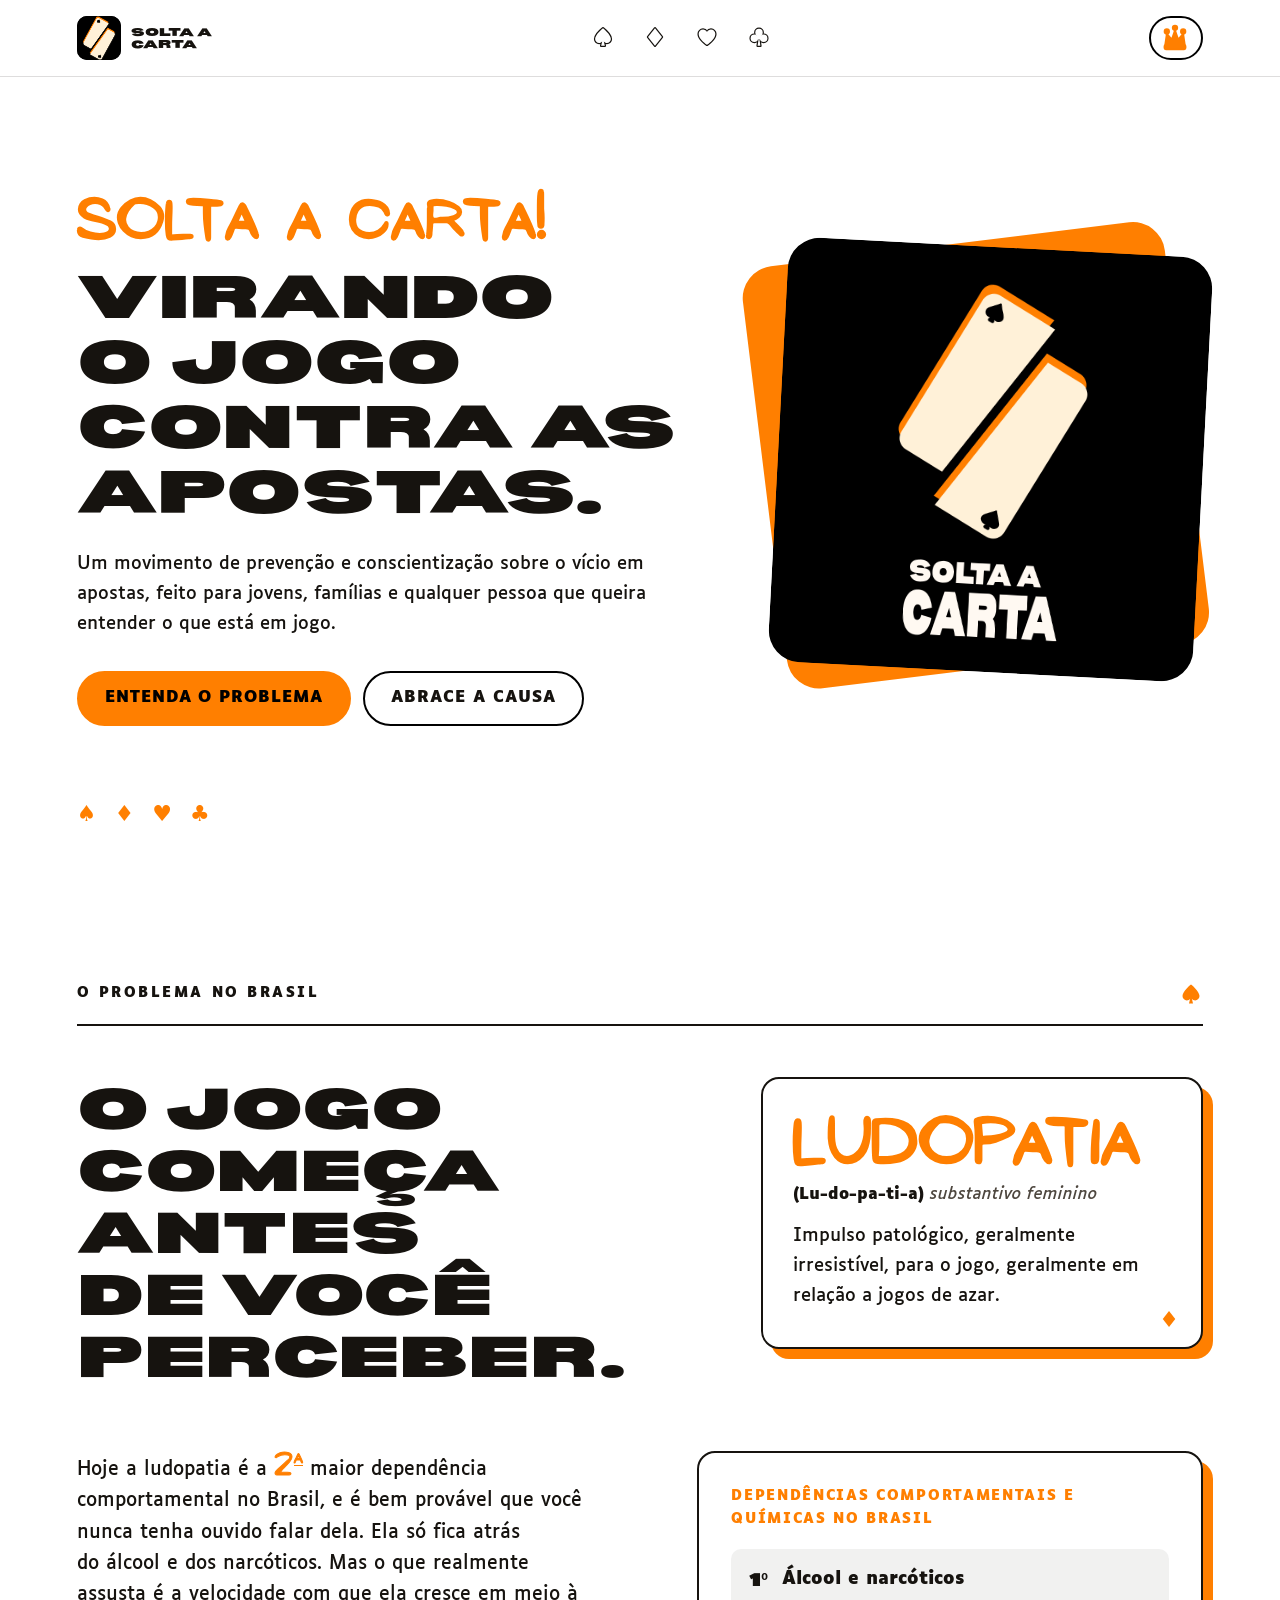
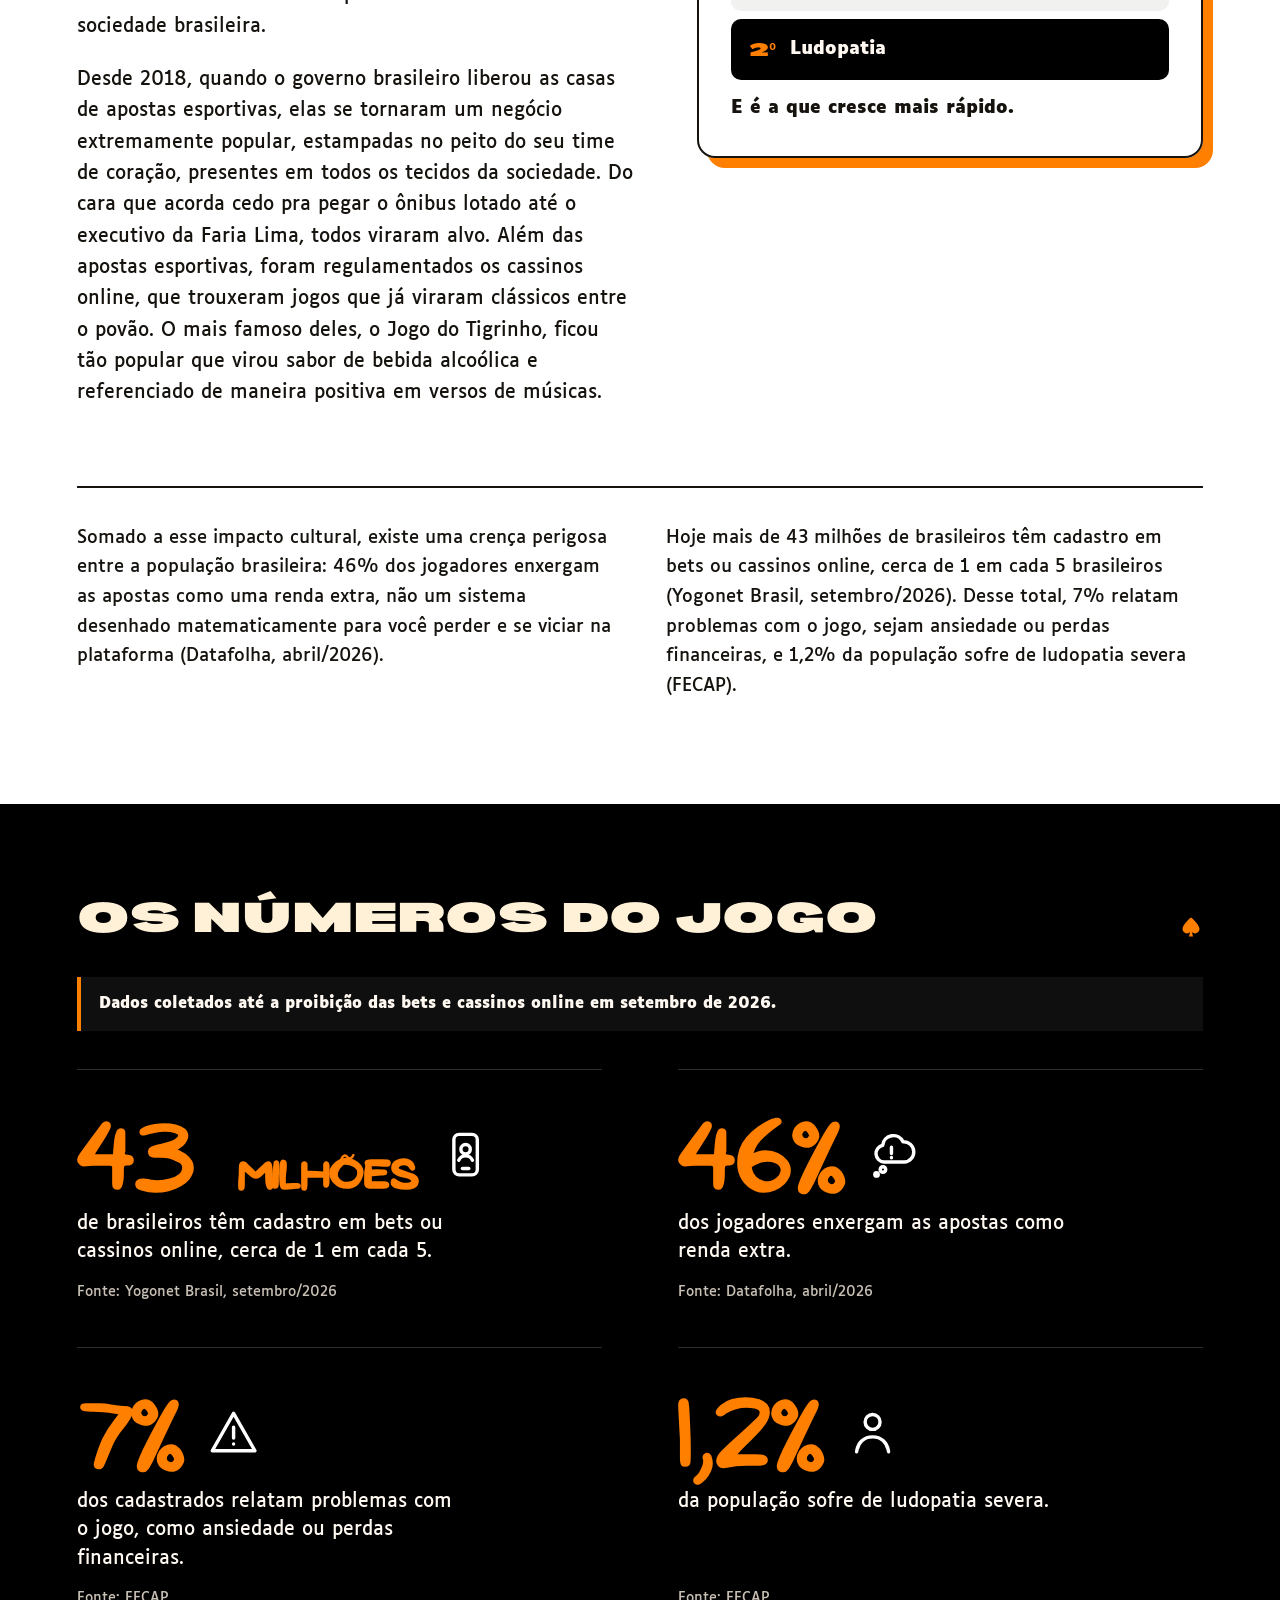
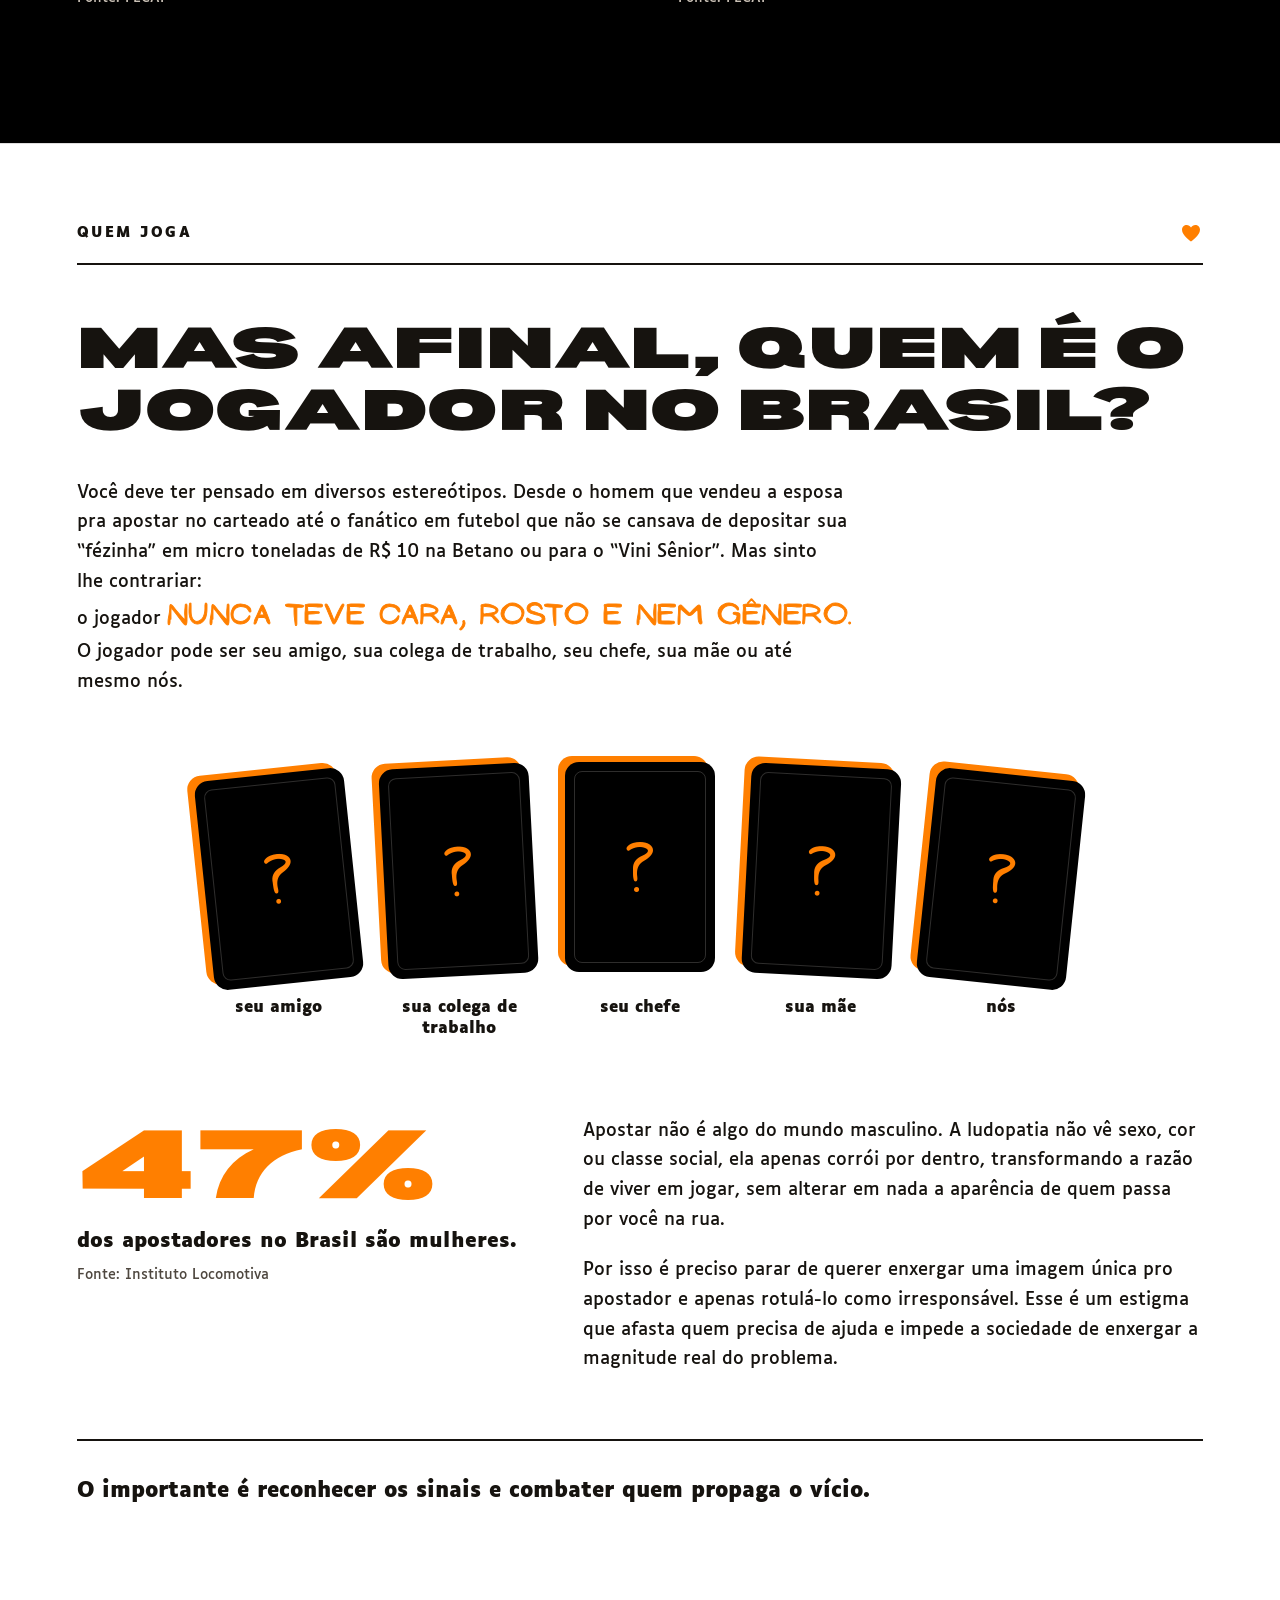
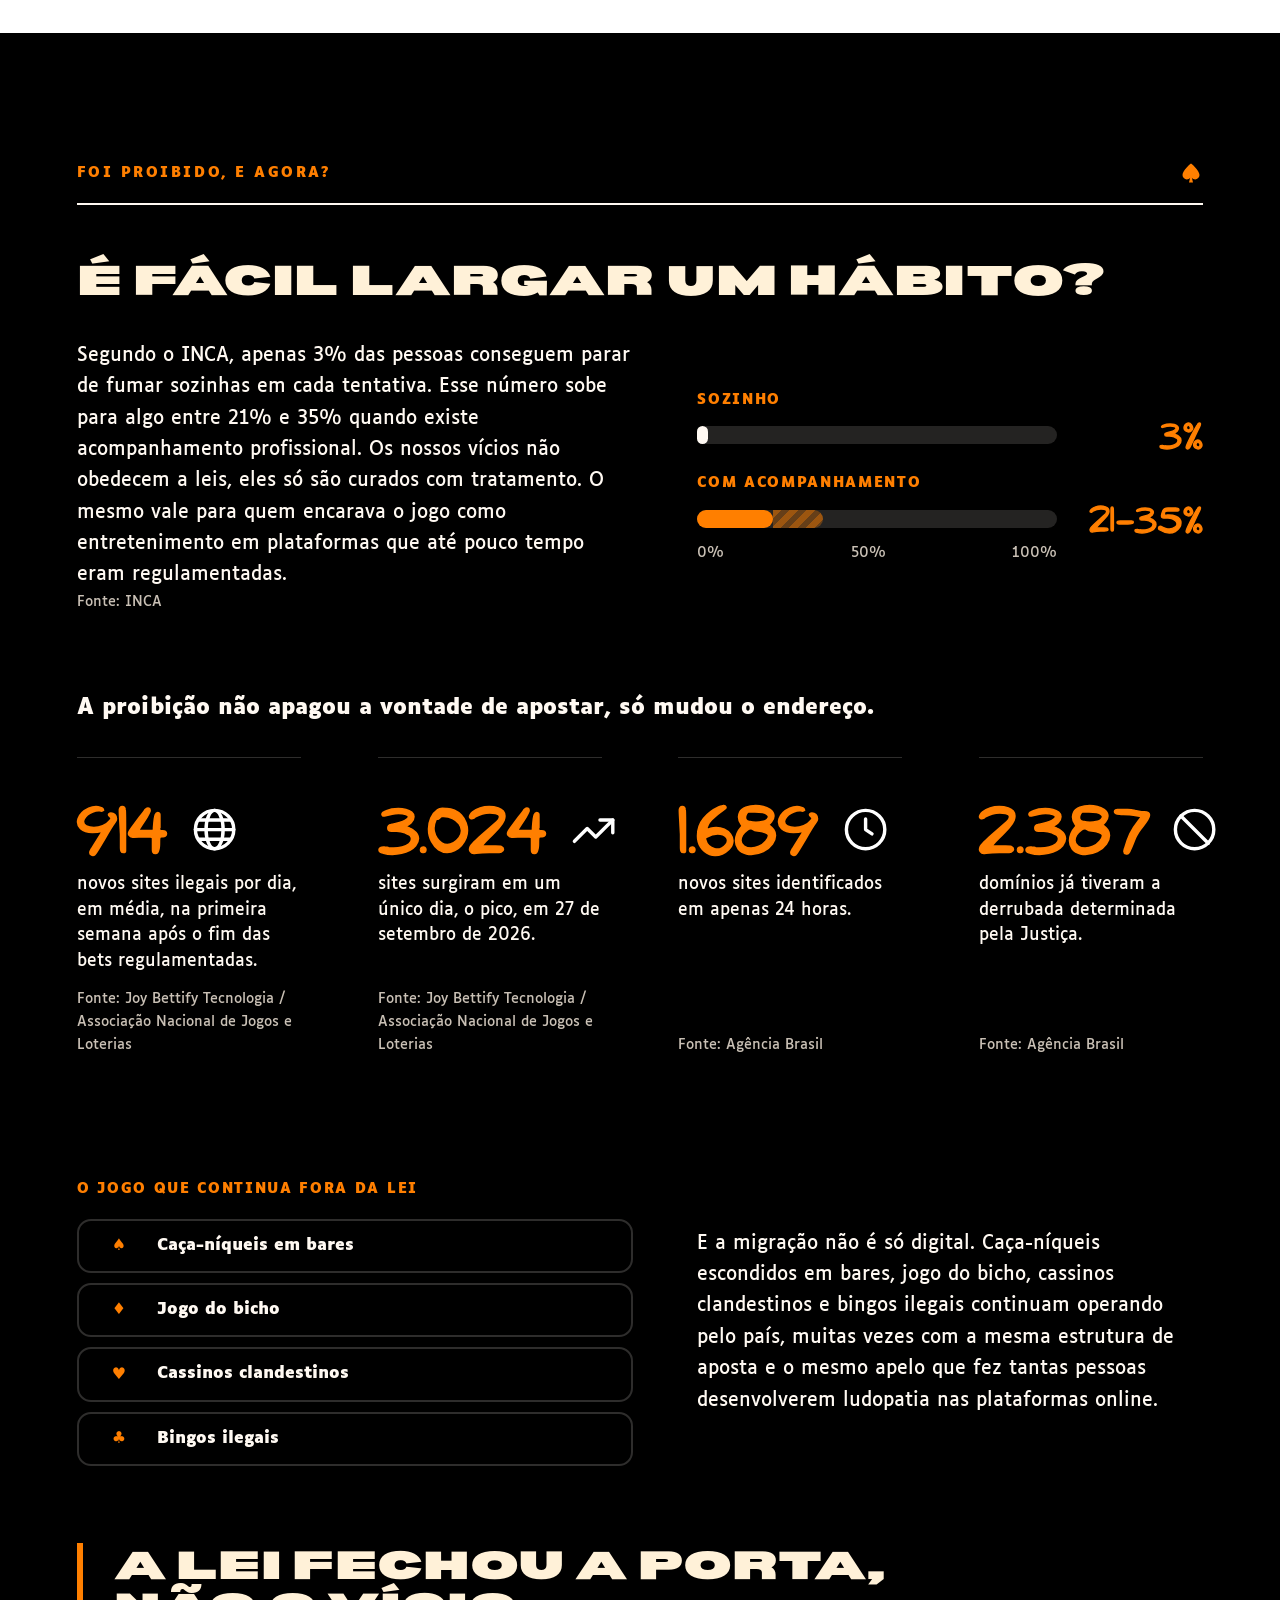
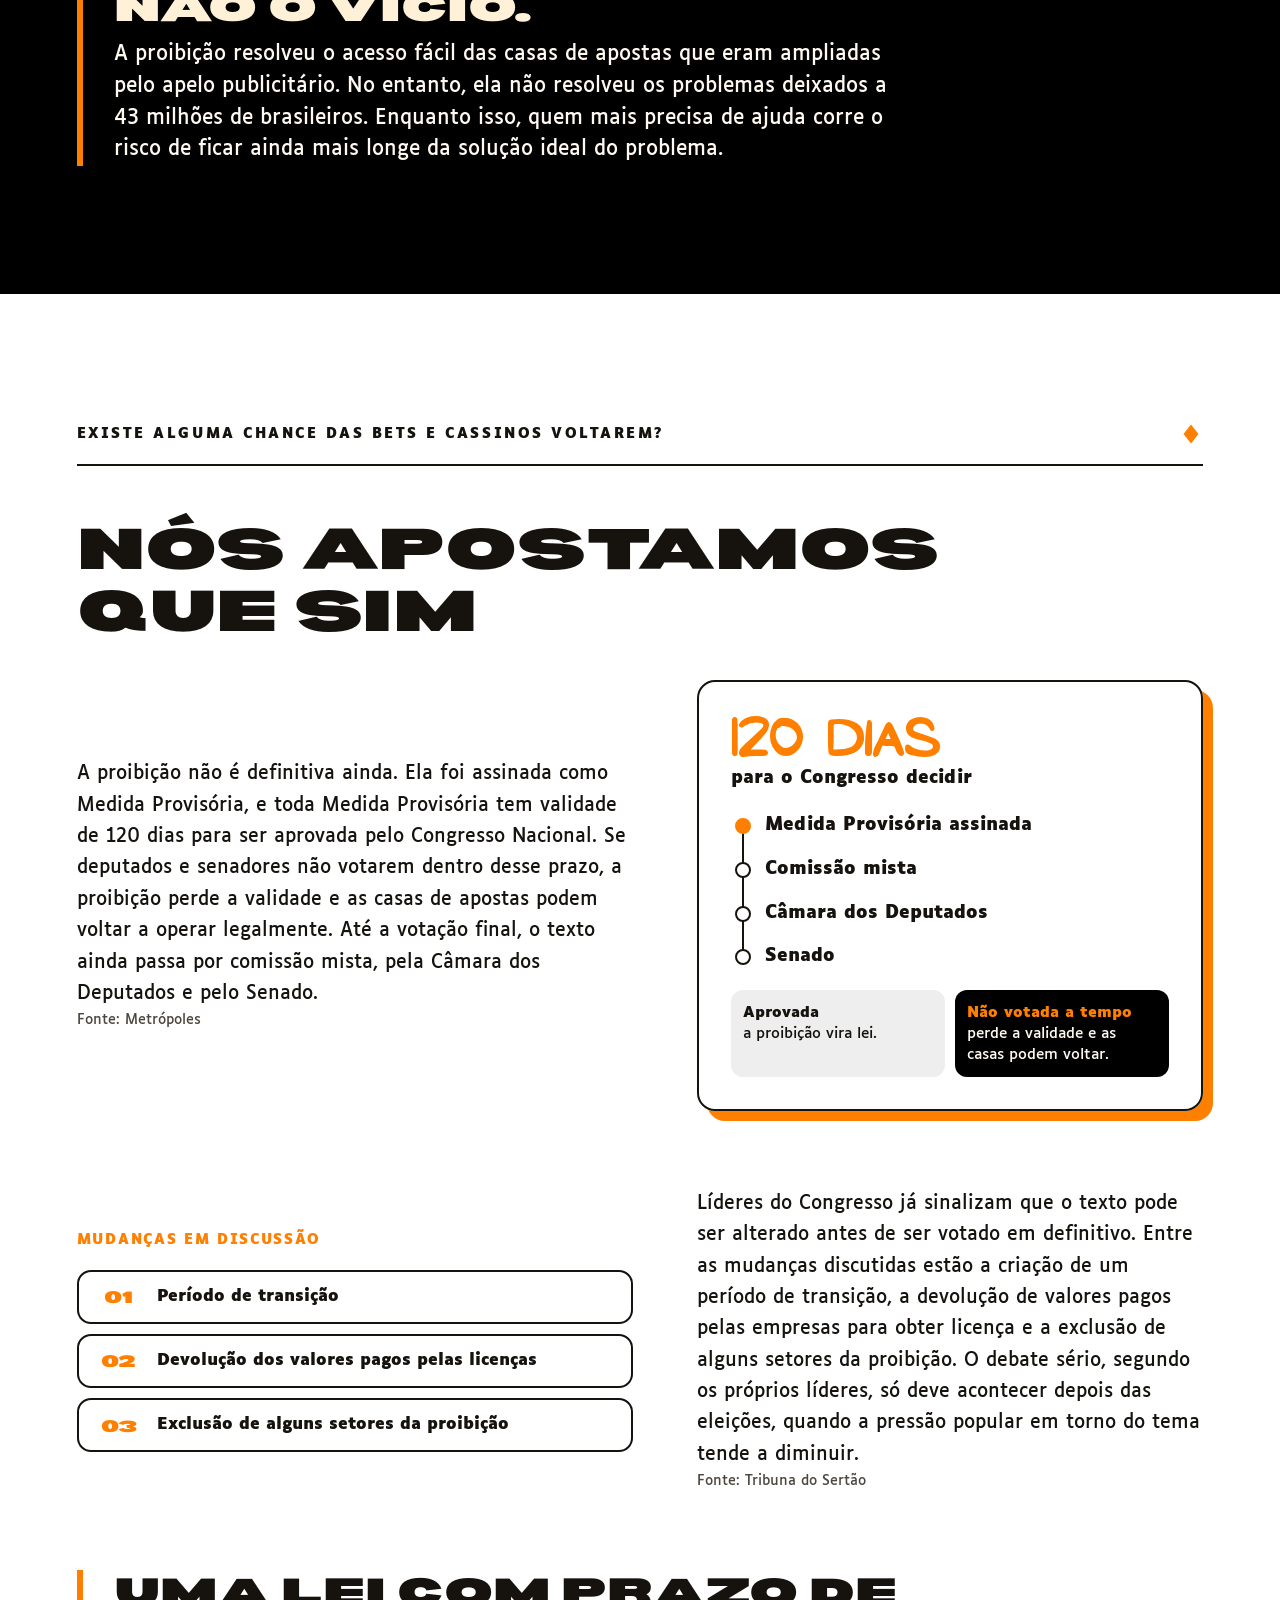
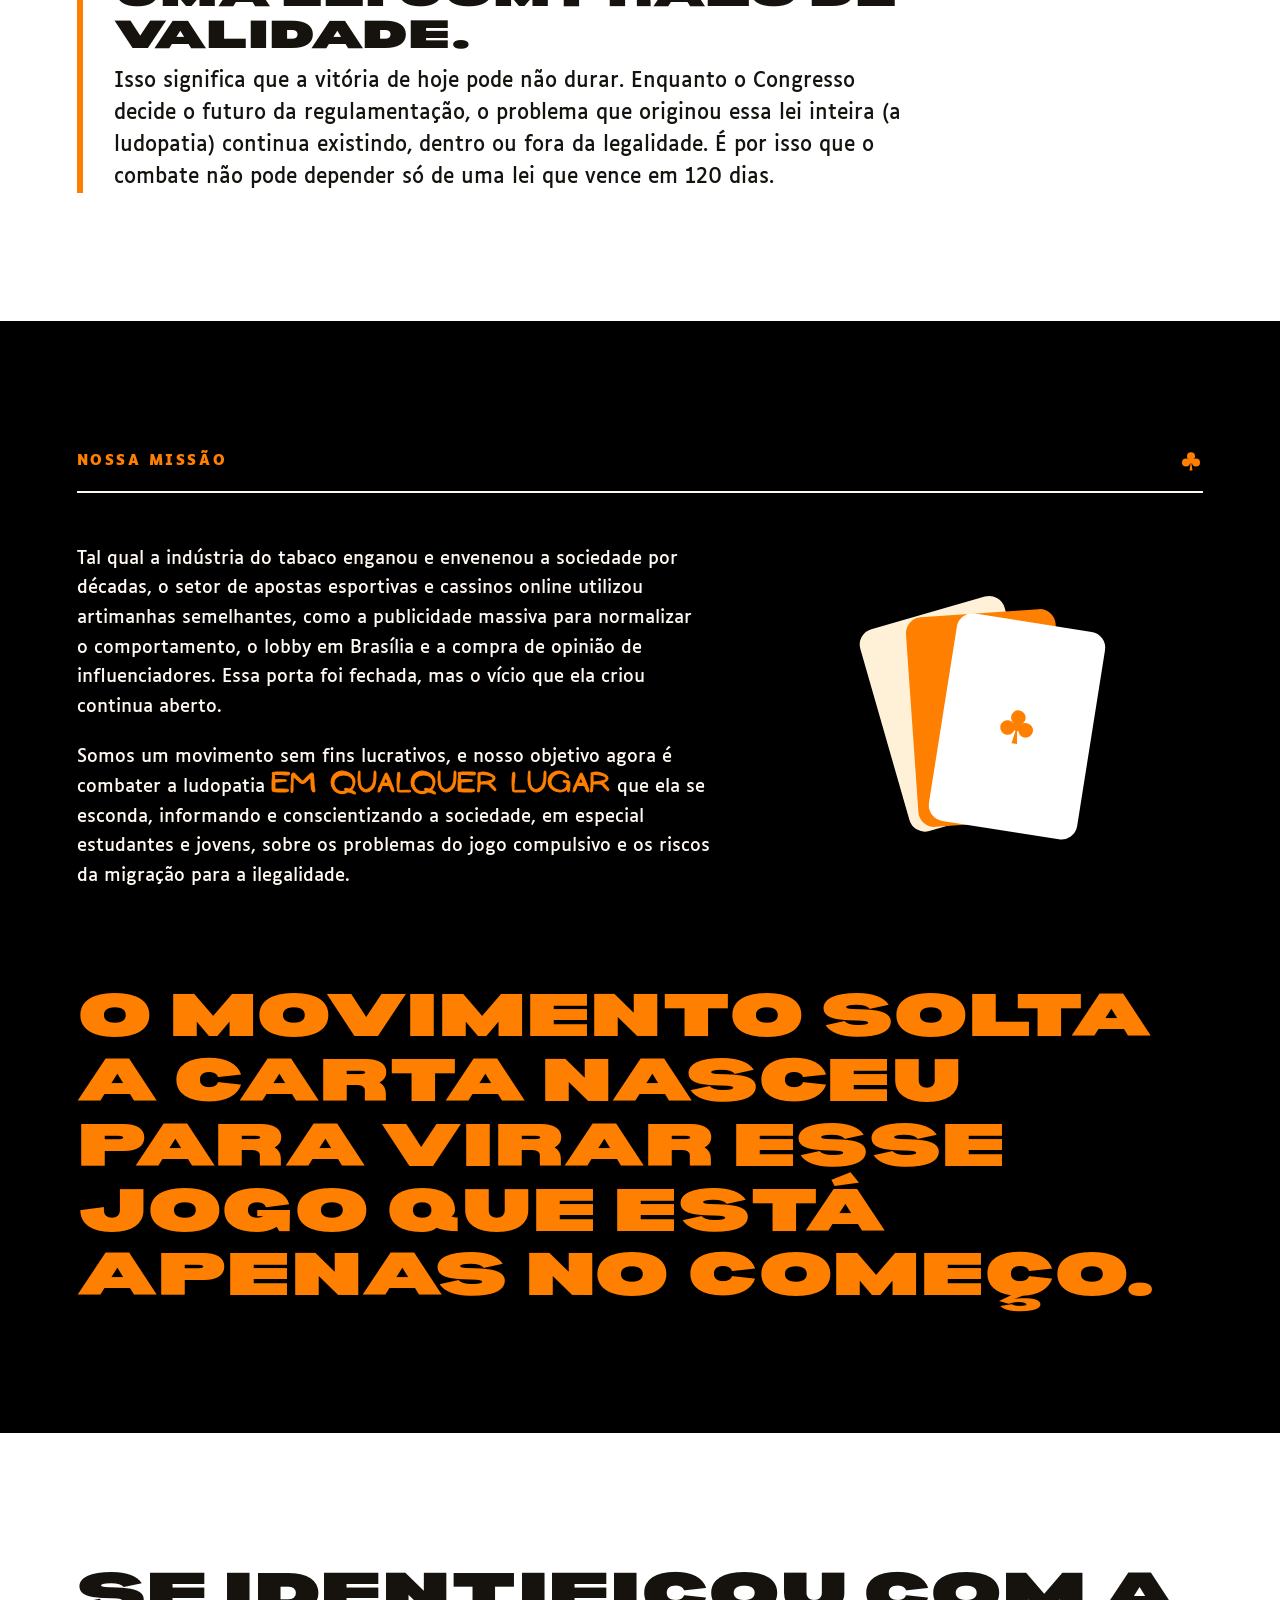
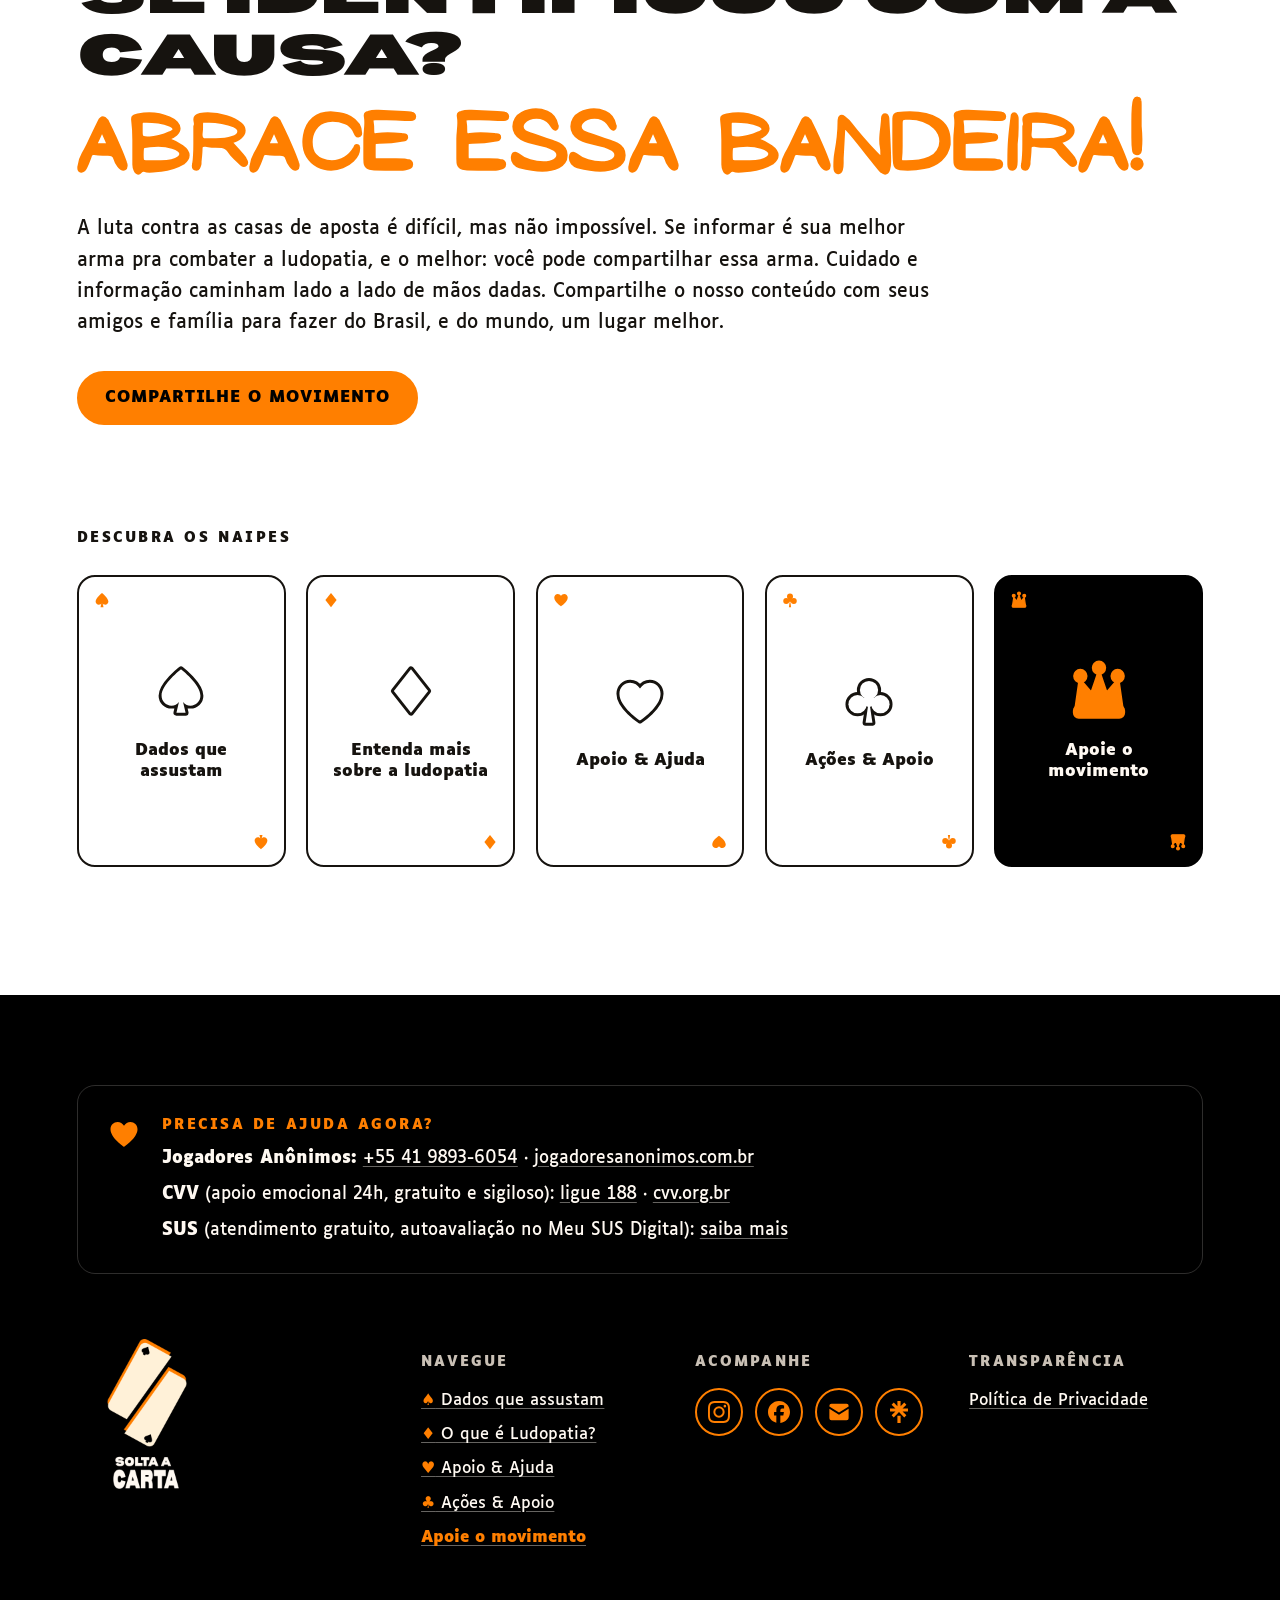
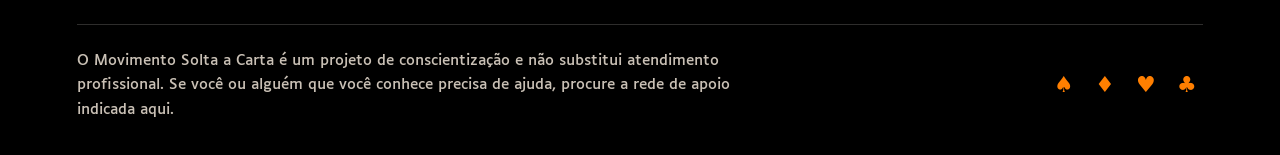
<file: index.html>
<!DOCTYPE html>
<html lang="pt-BR">
<head>
  <meta charset="utf-8">
  <meta name="viewport" content="width=device-width, initial-scale=1">
  <title>Solta a Carta — Virando o jogo contra as apostas</title>
  <meta name="description" content="O Movimento Solta a Carta é uma iniciativa sem fins lucrativos de prevenção e conscientização sobre ludopatia, o vício em apostas e jogos de azar.">
  <meta name="theme-color" content="#000000">
  <meta property="og:title" content="Solta a Carta">
  <meta property="og:description" content="Virando o jogo contra as apostas.">
  <meta property="og:image" content="assets/img/logo-completo.png">
  <link rel="icon" href="assets/img/logo-cartas.png">

  <link rel="preload" href="assets/fonts/bernoru-blackultraexpanded.otf" as="font" type="font/otf" crossorigin>
  <link rel="preload" href="assets/fonts/nf-ananias-regular.ttf" as="font" type="font/ttf" crossorigin>
  <link rel="preload" href="assets/fonts/Luciole-Regular.woff2" as="font" type="font/woff2" crossorigin>
  <link rel="stylesheet" href="assets/css/style.css">
</head>
<body>

<!-- ============================================================
     Sprite SVG: naipes, coringa e ícones dos dados (usados via <use href>)
     ============================================================ -->
<svg class="sprite" aria-hidden="true" focusable="false">
  <defs>
    <path id="g-spade" d="M12 2.5s-8.5 6.6-8.5 11.6c0 2.5 2 4.3 4.3 4.3 1.4 0 2.6-.6 3.3-1.6L10 21.5h4l-1.1-4.7c.7 1 1.9 1.6 3.3 1.6 2.3 0 4.3-1.8 4.3-4.3C20.5 9.1 12 2.5 12 2.5z"/>
    <path id="g-diamond" d="M12 2.5 19.5 12 12 21.5 4.5 12z"/>
    <path id="g-heart" d="M12 20.5S3 14.6 3 8.8C3 6 5.2 4 7.7 4c1.8 0 3.3 1 4.3 2.5C13 5 14.5 4 16.3 4 18.8 4 21 6 21 8.8c0 5.8-9 11.7-9 11.7z"/>
    <g id="g-club">
      <circle cx="12" cy="7.2" r="4"/>
      <circle cx="7" cy="13.4" r="4"/>
      <circle cx="17" cy="13.4" r="4"/>
      <circle cx="12" cy="12" r="2.6"/>
      <path d="M12 11.5 13.5 21.5h-3z"/>
    </g>
    <!-- Coringa: só o chapéu com guizos, geométrico e sólido -->
    <g id="g-joker" stroke-linejoin="round" stroke-width="1.6">
      <path d="M3.6 18.2 5 8.4l4.3 5L12 5.4l2.7 8 4.3-5 1.4 9.8z"/>
      <rect x="3" y="18" width="18" height="3.6" rx="1.4"/>
      <circle cx="5" cy="6.4" r="1.9"/>
      <circle cx="12" cy="3.3" r="1.9"/>
      <circle cx="19" cy="6.4" r="1.9"/>
    </g>
    <!-- Ícones dos dados (traço) -->
    <g id="i-phone"><rect x="6.5" y="2.5" width="11" height="19" rx="2.5"/><path d="M10.5 18.5h3"/><circle cx="12" cy="9.5" r="2.2"/><path d="M8.8 14.6c.7-1.4 1.8-2 3.2-2s2.5.6 3.2 2"/></g>
    <g id="i-thought"><path d="M7.5 15.5a4 4 0 0 1-.6-7.9A5 5 0 0 1 16.4 6a4.5 4.5 0 0 1 .6 9.5z"/><circle cx="7" cy="19" r="1.3"/><circle cx="4" cy="21.3" r=".8"/><path d="M11 8.5v3M11 13.4v.1"/></g>
    <g id="i-alert"><path d="M12 3 22 20.5H2z"/><path d="M12 9.5v5M12 17.3v.1"/></g>
    <g id="i-globe"><circle cx="12" cy="12" r="9"/><ellipse cx="12" cy="12" rx="4" ry="9"/><path d="M3 12h18M4.5 7.5h15M4.5 16.5h15"/></g>
    <g id="i-trend"><path d="M3 17.5 9 11.5l4 4 8-8"/><path d="M15 7.5h6v6"/></g>
    <g id="i-clock"><circle cx="12" cy="12" r="9"/><path d="M12 7v5l3 2"/></g>
    <g id="i-ban"><circle cx="12" cy="12" r="9"/><path d="M5.6 5.6l12.8 12.8"/></g>
    <g id="i-person"><circle cx="12" cy="7" r="3.5"/><path d="M4.5 21c.6-4.4 3.5-7 7.5-7s6.9 2.6 7.5 7"/></g>
  </defs>
</svg>

<a class="skip-link" href="#conteudo">Pular para o conteúdo</a>

<!-- ============================================================
     CABEÇALHO
     ============================================================ -->
<header class="site-header" id="topo">
  <div class="header-inner">
    <a class="brand" href="index.html" aria-label="Solta a Carta — página inicial">
      <span class="brand-mark"><img src="assets/img/logo-cartas.png" alt="" width="1080" height="1080"></span>
      <span class="brand-word" aria-hidden="true">Solta a<br>Carta</span>
    </a>

    <nav class="suit-nav" aria-label="Seções do site">
      <ul class="suit-list">
        <li>
          <a class="suit-link" href="dados-que-assustam.html" data-label="Dados que assustam">
            <svg class="suit-icon" viewBox="-2 -2 28 28" aria-hidden="true"><use href="#g-spade" class="s-out"/><use href="#g-spade" class="s-in"/></svg>
            <span class="suit-label"><span>Dados que assustam</span></span>
          </a>
        </li>
        <li>
          <a class="suit-link" href="o-que-e-ludopatia.html" data-label="O que é Ludopatia?">
            <svg class="suit-icon" viewBox="-2 -2 28 28" aria-hidden="true"><use href="#g-diamond" class="s-out"/><use href="#g-diamond" class="s-in"/></svg>
            <span class="suit-label"><span>O que é Ludopatia?</span></span>
          </a>
        </li>
        <li>
          <a class="suit-link" href="apoio-e-ajuda.html" data-label="Apoio &amp; Ajuda">
            <svg class="suit-icon" viewBox="-2 -2 28 28" aria-hidden="true"><use href="#g-heart" class="s-out"/><use href="#g-heart" class="s-in"/></svg>
            <span class="suit-label"><span>Apoio &amp; Ajuda</span></span>
          </a>
        </li>
        <li>
          <a class="suit-link" href="trevos.html" data-label="Ações &amp; Apoio">
            <svg class="suit-icon" viewBox="-2 -2 28 28" aria-hidden="true"><use href="#g-club" class="s-out"/><use href="#g-club" class="s-in"/></svg>
            <span class="suit-label"><span>Ações &amp; Apoio</span></span>
          </a>
        </li>
      </ul>
    </nav>

    <!-- Coringa: categoria de AÇÃO. Rótulo final ainda em aberto
         ("Apoie o movimento" x "Portal de Transparência"). -->
    <a class="suit-link joker-link" href="trevos.html#reis-e-rainhas" data-label="Apoie o movimento">
      <svg class="suit-icon joker-icon" viewBox="0 0 24 24" aria-hidden="true"><use href="#g-joker"/></svg>
      <span class="suit-label"><span>Apoie o movimento</span></span>
    </a>
  </div>

  <!-- Mobile: 1º toque mostra o rótulo aqui, 2º toque navega -->
  <div class="nav-hint" id="nav-hint" aria-live="polite" hidden>
    <a class="nav-hint-link" href="#"><span class="nav-hint-label"></span><span class="nav-hint-cta">toque de novo para abrir →</span></a>
  </div>
</header>

<main id="conteudo">

  <!-- ==========================================================
       HERO
       ========================================================== -->
  <section class="hero wrap" aria-labelledby="hero-title">
    <div class="hero-copy">
      <p class="kicker hand">Solta a Carta!</p>
      <h1 class="hero-title display" id="hero-title">Virando<br> o&nbsp;jogo<br> contra&nbsp;as<br> apostas.</h1>
      <p class="hero-sub">Um movimento de prevenção e conscientização sobre o vício em apostas, feito para jovens, famílias e qualquer pessoa que queira entender o que está em jogo.</p>
      <div class="actions">
        <a class="btn btn-primary" href="#problema">Entenda o problema</a>
        <a class="btn btn-ghost" href="#apoie">Abrace a causa</a>
      </div>
    </div>

    <div class="hero-card" aria-hidden="true">
      <div class="hero-card-edge"></div>
      <div class="hero-card-face">
        <video class="hero-video" muted playsinline preload="metadata" poster="assets/img/logo-completo.png">
          <source src="assets/video/MOT_SOLTA_A_CARTA.mp4" type="video/mp4">
        </video>
      </div>
    </div>

    <ul class="hero-suits" aria-hidden="true">
      <li>♠</li><li>♦</li><li>♥</li><li>♣</li>
    </ul>
  </section>

  <!-- ==========================================================
       BLOCO 1 — O problema da ludopatia no Brasil   (♠ dados)
       ========================================================== -->
  <section class="block" id="problema" aria-labelledby="b1-title">
    <div class="wrap">
      <header class="block-head">
        <p class="tag">O problema no Brasil</p>
        <svg class="tag-suit" viewBox="0 0 24 24" aria-hidden="true"><use href="#g-spade"/></svg>
      </header>

      <div class="b1-grid">
        <h2 class="display block-title" id="b1-title">O jogo começa antes de&nbsp;você perceber.</h2>

        <aside class="definition" aria-label="Definição de ludopatia">
          <p class="def-word hand">Ludopatia</p>
          <p class="def-meta"><strong>(Lu-do-pa-ti-a)</strong> <em>substantivo feminino</em></p>
          <p class="def-text">Impulso patológico, geralmente irresistível, para o jogo, geralmente em relação a jogos de azar.</p>
          <svg class="def-suit" viewBox="0 0 24 24" aria-hidden="true"><use href="#g-diamond"/></svg>
        </aside>
      </div>

      <div class="mm b1-mm">
        <div class="mm-row reveal">
          <div class="mm-text"><p>Hoje a ludopatia é a <span class="hand hand-inline">2ª</span> maior dependência comportamental no Brasil, e é bem provável que você nunca tenha ouvido falar dela. Ela só fica atrás do álcool e dos narcóticos. Mas o que realmente assusta é a velocidade com que ela cresce em meio à sociedade brasileira.</p>
            <p>Desde 2018, quando o governo brasileiro liberou as casas de apostas esportivas, elas se tornaram um negócio extremamente popular, estampadas no peito do seu time de coração, presentes em todos os tecidos da sociedade. Do cara que acorda cedo pra pegar o ônibus lotado até o executivo da Faria Lima, todos viraram alvo. Além das apostas esportivas, foram regulamentados os cassinos online, que trouxeram jogos que já viraram clássicos entre o povão. O mais famoso deles, o Jogo do Tigrinho, ficou tão popular que virou sabor de bebida alcoólica e referenciado de maneira positiva em versos de músicas.</p>
          </div>
          <figure class="mm-visual mm-card rank-card">
            <p class="quit-label rank-label">Dependências comportamentais e químicas no Brasil</p>
            <ol class="rank">
              <li><span class="rank-pos display">1º</span><span>Álcool e narcóticos</span></li>
              <li class="is-bets"><span class="rank-pos display">2º</span><span>Ludopatia</span></li>
            </ol>
            <figcaption>E é a que cresce mais rápido.</figcaption>
          </figure>
        </div>


        <div class="b1-pair reveal">
          <p>Somado a esse impacto cultural, existe uma crença perigosa entre a população brasileira: 46% dos jogadores enxergam as apostas como uma renda extra, não um sistema desenhado matematicamente para você perder e se viciar na plataforma (Datafolha, abril/2026).</p>
          <p>Hoje mais de 43 milhões de brasileiros têm cadastro em bets ou cassinos online, cerca de 1 em cada 5 brasileiros (Yogonet Brasil, setembro/2026). Desse total, 7% relatam problemas com o jogo, sejam ansiedade ou perdas financeiras, e 1,2% da população sofre de ludopatia severa (FECAP).</p>
        </div>
      </div>
    </div>

    <!-- Faixa de dados em destaque (preto pontual) -->
    <div class="data-band">
      <div class="wrap">
        <header class="band-head">
          <h3 class="display band-title">Os números do jogo</h3>
          <svg class="tag-suit" viewBox="0 0 24 24" aria-hidden="true"><use href="#g-spade"/></svg>
        </header>
        <p class="band-note">Dados coletados até a proibição das bets e cassinos online em setembro de 2026.</p>
        <ul class="figures">
          <li class="figure">
            <div class="fig-top">
              <p class="fig-num hand">43 <span class="fig-unit">milhões</span></p>
              <svg class="fig-icon" viewBox="0 0 24 24" aria-hidden="true"><use href="#i-phone"/></svg>
            </div>
            <p class="fig-text">de brasileiros têm cadastro em bets ou cassinos online, cerca de 1 em cada 5.</p>
            <p class="fig-src">Fonte: Yogonet Brasil, setembro/2026</p>
          </li>
          <li class="figure">
            <div class="fig-top">
              <p class="fig-num hand">46%</p>
              <svg class="fig-icon" viewBox="0 0 24 24" aria-hidden="true"><use href="#i-thought"/></svg>
            </div>
            <p class="fig-text">dos jogadores enxergam as apostas como renda extra.</p>
            <p class="fig-src">Fonte: Datafolha, abril/2026</p>
          </li>
          <li class="figure">
            <div class="fig-top">
              <p class="fig-num hand">7%</p>
              <svg class="fig-icon" viewBox="0 0 24 24" aria-hidden="true"><use href="#i-alert"/></svg>
            </div>
            <p class="fig-text">dos cadastrados relatam problemas com o jogo, como ansiedade ou perdas financeiras.</p>
            <p class="fig-src">Fonte: FECAP</p>
          </li>
          <li class="figure">
            <div class="fig-top">
              <p class="fig-num hand">1,2%</p>
              <svg class="fig-icon" viewBox="0 0 24 24" aria-hidden="true"><use href="#i-person"/></svg>
            </div>
            <p class="fig-text">da população sofre de ludopatia severa.</p>
            <p class="fig-src">Fonte: FECAP</p>
          </li>
        </ul>
      </div>
    </div>
  </section>

  <!-- ==========================================================
       BLOCO 2 — Quem é o jogador no Brasil?   (♥ pessoas)
       ========================================================== -->
  <section class="block" id="quem-joga" aria-labelledby="b2-title">
    <div class="wrap">
      <header class="block-head">
        <p class="tag">Quem joga</p>
        <svg class="tag-suit" viewBox="0 0 24 24" aria-hidden="true"><use href="#g-heart"/></svg>
      </header>

      <h2 class="display block-title" id="b2-title">Mas afinal, quem é o jogador no Brasil?</h2>

      <div class="prose">
        <p>Você deve ter pensado em diversos estereótipos. Desde o homem que vendeu a esposa pra apostar no carteado até o fanático em futebol que não se cansava de depositar sua “fézinha” em micro toneladas de R$ 10 na Betano ou para o “Vini Sênior”. Mas sinto lhe contrariar: <span class="hand-row">o jogador <span class="hand hand-inline">nunca teve cara, rosto e nem gênero.</span></span> O jogador pode ser seu amigo, sua colega de trabalho, seu chefe, sua mãe ou até mesmo nós.</p>
      </div>

      <ul class="faceless" aria-label="O jogador pode ser">
        <li><span class="fcard" aria-hidden="true"><span class="fcard-q">?</span></span><span class="fcard-name">seu amigo</span></li>
        <li><span class="fcard" aria-hidden="true"><span class="fcard-q">?</span></span><span class="fcard-name">sua colega de trabalho</span></li>
        <li><span class="fcard" aria-hidden="true"><span class="fcard-q">?</span></span><span class="fcard-name">seu chefe</span></li>
        <li><span class="fcard" aria-hidden="true"><span class="fcard-q">?</span></span><span class="fcard-name">sua mãe</span></li>
        <li><span class="fcard" aria-hidden="true"><span class="fcard-q">?</span></span><span class="fcard-name">nós</span></li>
      </ul>

      <div class="b2-split">
        <figure class="big-stat">
          <p class="big-stat-num display">47%</p>
          <figcaption>
            <p class="big-stat-text">dos apostadores no Brasil são mulheres.</p>
            <p class="big-stat-src">Fonte: Instituto Locomotiva</p>
          </figcaption>
        </figure>

        <div class="prose">
          <p>Apostar não é algo do mundo masculino. A ludopatia não vê sexo, cor ou classe social, ela apenas corrói por dentro, transformando a razão de viver em jogar, sem alterar em nada a aparência de quem passa por você na rua.</p>
          <p>Por isso é preciso parar de querer enxergar uma imagem única pro apostador e apenas rotulá-lo como irresponsável. Esse é um estigma que afasta quem precisa de ajuda e impede a sociedade de enxergar a magnitude real do problema.</p>
        </div>
      </div>

      <p class="closing-line">O importante é reconhecer os sinais e combater quem propaga o vício.</p>
    </div>
  </section>

  <!-- ==========================================================
       BLOCO NOVO — É fácil largar um hábito?   (pós-proibição, fundo preto)
       ========================================================== -->
  <section class="block block-dark" id="proibicao" aria-labelledby="hab-title">
    <div class="wrap">
      <header class="block-head on-dark">
        <p class="tag">Foi proibido, e agora?</p>
        <svg class="tag-suit" viewBox="0 0 24 24" aria-hidden="true"><use href="#g-spade"/></svg>
      </header>
      <h2 class="display band-title" id="hab-title">É fácil largar um hábito?</h2>

      <div class="mm-row reveal hab-row">
        <div class="mm-text">
          <p>Segundo o INCA, apenas 3% das pessoas conseguem parar de fumar sozinhas em cada tentativa. Esse número sobe para algo entre 21% e 35% quando existe acompanhamento profissional. Os nossos vícios não obedecem a leis, eles só são curados com tratamento. O mesmo vale para quem encarava o jogo como entretenimento em plataformas que até pouco tempo eram regulamentadas.</p>
          <p class="fig-src">Fonte: INCA</p>
        </div>
        <figure class="mm-visual quit" aria-label="Chance de parar de fumar em cada tentativa: 3% sozinho, de 21% a 35% com acompanhamento profissional">
          <div class="quit-row">
            <p class="quit-label">Sozinho</p>
            <div class="quit-bar"><span class="quit-fill" style="width: 3%"></span></div>
            <p class="quit-num hand">3%</p>
          </div>
          <div class="quit-row">
            <p class="quit-label">Com acompanhamento</p>
            <div class="quit-bar"><span class="quit-fill is-help" style="width: 21%"></span><span class="quit-range" style="left: 21%; width: 14%"></span></div>
            <p class="quit-num hand">21–35%</p>
          </div>
          <p class="quit-scale" aria-hidden="true"><span>0%</span><span>50%</span><span>100%</span></p>
        </figure>
      </div>

      <p class="sp-lead hab-lead">A proibição não apagou a vontade de apostar, só mudou o endereço.</p>
      <ul class="figures figures-4">
        <li class="figure">
          <div class="fig-top"><p class="fig-num hand">914</p><svg class="fig-icon" viewBox="0 0 24 24" aria-hidden="true"><use href="#i-globe"/></svg></div>
          <p class="fig-text">novos sites ilegais por dia, em média, na primeira semana após o fim das bets regulamentadas.</p>
          <p class="fig-src">Fonte: Joy Bettify Tecnologia / Associação Nacional de Jogos e Loterias</p>
        </li>
        <li class="figure">
          <div class="fig-top"><p class="fig-num hand">3.024</p><svg class="fig-icon" viewBox="0 0 24 24" aria-hidden="true"><use href="#i-trend"/></svg></div>
          <p class="fig-text">sites surgiram em um único dia, o pico, em 27 de setembro de 2026.</p>
          <p class="fig-src">Fonte: Joy Bettify Tecnologia / Associação Nacional de Jogos e Loterias</p>
        </li>
        <li class="figure">
          <div class="fig-top"><p class="fig-num hand">1.689</p><svg class="fig-icon" viewBox="0 0 24 24" aria-hidden="true"><use href="#i-clock"/></svg></div>
          <p class="fig-text">novos sites identificados em apenas 24 horas.</p>
          <p class="fig-src">Fonte: Agência Brasil</p>
        </li>
        <li class="figure">
          <div class="fig-top"><p class="fig-num hand">2.387</p><svg class="fig-icon" viewBox="0 0 24 24" aria-hidden="true"><use href="#i-ban"/></svg></div>
          <p class="fig-text">domínios já tiveram a derrubada determinada pela Justiça.</p>
          <p class="fig-src">Fonte: Agência Brasil</p>
        </li>
      </ul>

      <div class="mm-row mm-row-rev reveal hab-row">
        <div class="mm-text">
          <p>E a migração não é só digital. Caça-níqueis escondidos em bares, jogo do bicho, cassinos clandestinos e bingos ilegais continuam operando pelo país, muitas vezes com a mesma estrutura de aposta e o mesmo apelo que fez tantas pessoas desenvolverem ludopatia nas plataformas online.</p>
        </div>
        <figure class="mm-visual">
          <p class="quit-label">O jogo que continua fora da lei</p>
          <ul class="stack stack-dark">
            <li><span class="stack-n">♠</span>Caça-níqueis em bares</li>
            <li><span class="stack-n">♦</span>Jogo do bicho</li>
            <li><span class="stack-n">♥</span>Cassinos clandestinos</li>
            <li><span class="stack-n">♣</span>Bingos ilegais</li>
          </ul>
        </figure>
      </div>

      <!-- TODO: "43 milhões de brasileiros" ainda precisa de confirmação/fonte antes de ir ao ar -->
      <p class="mm-statement on-dark-statement reveal"><span class="display">A lei fechou a porta, não o vício.</span> A proibição resolveu o acesso fácil das casas de apostas que eram ampliadas pelo apelo publicitário. No entanto, ela não resolveu os problemas deixados a 43 milhões de brasileiros. Enquanto isso, quem mais precisa de ajuda corre o risco de ficar ainda mais longe da solução ideal do problema.</p>
    </div>
  </section>

  <!-- ==========================================================
       BLOCO NOVO — As bets podem voltar?   (fundo branco)
       ========================================================== -->
  <section class="block" id="podem-voltar" aria-labelledby="volta-title">
    <div class="wrap">
      <header class="block-head">
        <p class="tag">Existe alguma chance das bets e cassinos voltarem?</p>
        <svg class="tag-suit" viewBox="0 0 24 24" aria-hidden="true"><use href="#g-diamond"/></svg>
      </header>
      <h2 class="display block-title" id="volta-title">Nós apostamos que sim</h2>

      <div class="mm-row reveal">
        <div class="mm-text">
          <p>A proibição não é definitiva ainda. Ela foi assinada como Medida Provisória, e toda Medida Provisória tem validade de 120 dias para ser aprovada pelo Congresso Nacional. Se deputados e senadores não votarem dentro desse prazo, a proibição perde a validade e as casas de apostas podem voltar a operar legalmente. Até a votação final, o texto ainda passa por comissão mista, pela Câmara dos Deputados e pelo Senado.</p>
          <p class="src">Fonte: Metrópoles</p>
        </div>
        <figure class="mm-visual mm-card mp-path">
          <p class="mp-days"><span class="hand">120 dias</span> para o Congresso decidir</p>
          <ol class="mp-steps">
            <li class="is-done"><span class="mp-dot"></span>Medida Provisória assinada</li>
            <li><span class="mp-dot"></span>Comissão mista</li>
            <li><span class="mp-dot"></span>Câmara dos Deputados</li>
            <li><span class="mp-dot"></span>Senado</li>
          </ol>
          <div class="mp-ends">
            <p><strong>Aprovada</strong> a proibição vira lei.</p>
            <p class="is-risk"><strong>Não votada a tempo</strong> perde a validade e as casas podem voltar.</p>
          </div>
        </figure>
      </div>

      <div class="mm-row mm-row-rev reveal">
        <div class="mm-text">
          <p>Líderes do Congresso já sinalizam que o texto pode ser alterado antes de ser votado em definitivo. Entre as mudanças discutidas estão a criação de um período de transição, a devolução de valores pagos pelas empresas para obter licença e a exclusão de alguns setores da proibição. O debate sério, segundo os próprios líderes, só deve acontecer depois das eleições, quando a pressão popular em torno do tema tende a diminuir.</p>
          <p class="src">Fonte: Tribuna do Sertão</p>
        </div>
        <figure class="mm-visual">
          <p class="quit-label">Mudanças em discussão</p>
          <ol class="stack">
            <li><span class="stack-n display">01</span>Período de transição</li>
            <li><span class="stack-n display">02</span>Devolução dos valores pagos pelas licenças</li>
            <li><span class="stack-n display">03</span>Exclusão de alguns setores da proibição</li>
          </ol>
        </figure>
      </div>

      <p class="mm-statement reveal"><span class="display">Uma lei com prazo de validade.</span> Isso significa que a vitória de hoje pode não durar. Enquanto o Congresso decide o futuro da regulamentação, o problema que originou essa lei inteira (a ludopatia) continua existindo, dentro ou fora da legalidade. É por isso que o combate não pode depender só de uma lei que vence em 120 dias.</p>
    </div>
  </section>

  <!-- ==========================================================
       BLOCO 3 — Nossa missão   (♣ movimento, fundo preto)
       ========================================================== -->
  <section class="block block-dark" id="missao" aria-labelledby="b3-title">
    <div class="wrap">
      <header class="block-head on-dark">
        <h2 class="tag" id="b3-title">Nossa missão</h2>
        <svg class="tag-suit" viewBox="0 0 24 24" aria-hidden="true"><use href="#g-club"/></svg>
      </header>

      <div class="b3-grid">
        <div class="prose on-dark">
          <p>Tal qual a indústria do tabaco enganou e envenenou a sociedade por décadas, o setor de apostas esportivas e cassinos online utilizou artimanhas semelhantes, como a publicidade massiva para normalizar o comportamento, o lobby em Brasília e a compra de opinião de influenciadores. Essa porta foi fechada, mas o vício que ela criou continua aberto.</p>
          <p>Somos um movimento sem fins lucrativos, e nosso objetivo agora é combater a ludopatia <span class="hand hand-inline">em qualquer lugar</span> que ela se esconda, informando e conscientizando a sociedade, em especial estudantes e jovens, sobre os problemas do jogo compulsivo e os riscos da migração para a ilegalidade.</p>
        </div>

        <div class="fan" aria-hidden="true">
          <span class="fan-card fan-1"></span>
          <span class="fan-card fan-2"></span>
          <span class="fan-card fan-3"><svg viewBox="0 0 24 24"><use href="#g-club"/></svg></span>
        </div>
      </div>

      <p class="mission-line display">O Movimento Solta a Carta nasceu para virar esse jogo que está apenas no começo.</p>
    </div>
  </section>

  <!-- ==========================================================
       BLOCO 4 — CTA final   (coringa)
       ========================================================== -->
  <section class="block" id="apoie" aria-labelledby="b4-title">
    <div class="wrap">
      <div class="cta-head">
        <h2 class="display block-title" id="b4-title">Se identificou com a causa?</h2>
        <p class="cta-hand hand">Abrace essa bandeira!</p>
      </div>

      <div class="prose cta-prose">
        <p>A luta contra as casas de aposta é difícil, mas não impossível. Se informar é sua melhor arma pra combater a ludopatia, e o melhor: você pode compartilhar essa arma. Cuidado e informação caminham lado a lado de mãos dadas. Compartilhe o nosso conteúdo com seus amigos e família para fazer do Brasil, e do mundo, um lugar melhor.</p>
      </div>

      <div class="actions">
        <button class="btn btn-primary" type="button" id="share-btn">Compartilhe o movimento</button>
        <p class="share-feedback" id="share-feedback" role="status"></p>
      </div>

      <h3 class="tag deck-title">Descubra os naipes</h3>
      <ul class="deck">
        <li>
          <a class="pcard" href="dados-que-assustam.html">
            <span class="pcard-corner"><svg viewBox="0 0 24 24" aria-hidden="true"><use href="#g-spade"/></svg></span>
            <svg class="pcard-suit" viewBox="-2 -2 28 28" aria-hidden="true"><use href="#g-spade" class="s-out"/><use href="#g-spade" class="s-in"/></svg>
            <span class="pcard-name">Dados que assustam</span>
            <span class="pcard-corner pcard-corner-b"><svg viewBox="0 0 24 24" aria-hidden="true"><use href="#g-spade"/></svg></span>
          </a>
        </li>
        <li>
          <a class="pcard" href="o-que-e-ludopatia.html">
            <span class="pcard-corner"><svg viewBox="0 0 24 24" aria-hidden="true"><use href="#g-diamond"/></svg></span>
            <svg class="pcard-suit" viewBox="-2 -2 28 28" aria-hidden="true"><use href="#g-diamond" class="s-out"/><use href="#g-diamond" class="s-in"/></svg>
            <span class="pcard-name">Entenda mais sobre a ludopatia</span>
            <span class="pcard-corner pcard-corner-b"><svg viewBox="0 0 24 24" aria-hidden="true"><use href="#g-diamond"/></svg></span>
          </a>
        </li>
        <li>
          <a class="pcard" href="apoio-e-ajuda.html">
            <span class="pcard-corner"><svg viewBox="0 0 24 24" aria-hidden="true"><use href="#g-heart"/></svg></span>
            <svg class="pcard-suit" viewBox="-2 -2 28 28" aria-hidden="true"><use href="#g-heart" class="s-out"/><use href="#g-heart" class="s-in"/></svg>
            <span class="pcard-name">Apoio &amp; Ajuda</span>
            <span class="pcard-corner pcard-corner-b"><svg viewBox="0 0 24 24" aria-hidden="true"><use href="#g-heart"/></svg></span>
          </a>
        </li>
        <li>
          <a class="pcard" href="trevos.html">
            <span class="pcard-corner"><svg viewBox="0 0 24 24" aria-hidden="true"><use href="#g-club"/></svg></span>
            <svg class="pcard-suit" viewBox="-2 -2 28 28" aria-hidden="true"><use href="#g-club" class="s-out"/><use href="#g-club" class="s-in"/></svg>
            <span class="pcard-name">Ações &amp; Apoio</span>
            <span class="pcard-corner pcard-corner-b"><svg viewBox="0 0 24 24" aria-hidden="true"><use href="#g-club"/></svg></span>
          </a>
        </li>
        <li>
          <a class="pcard pcard-joker" href="trevos.html#reis-e-rainhas">
            <span class="pcard-corner"><svg viewBox="0 0 24 24" aria-hidden="true"><use href="#g-joker"/></svg></span>
            <svg class="pcard-suit" viewBox="0 0 24 24" aria-hidden="true"><use href="#g-joker"/></svg>
            <span class="pcard-name">Apoie o movimento</span>
            <span class="pcard-corner pcard-corner-b"><svg viewBox="0 0 24 24" aria-hidden="true"><use href="#g-joker"/></svg></span>
          </a>
        </li>
      </ul>
    </div>
  </section>

</main>

<!-- ============================================================
     RODAPÉ
     ============================================================ -->
<footer class="site-footer">
  <div class="wrap">

    <div class="help-box">
      <svg class="help-suit" viewBox="0 0 24 24" aria-hidden="true"><use href="#g-heart"/></svg>
      <div>
        <p class="tag">Precisa de ajuda agora?</p>
                <ul class="help-links">
          <li><strong>Jogadores Anônimos:</strong> <a href="tel:+554198936054">+55 41 9893-6054</a> · <a href="https://jogadoresanonimos.com.br" target="_blank" rel="noopener">jogadoresanonimos.com.br</a></li>
          <li><strong>CVV</strong> (apoio emocional 24h, gratuito e sigiloso): <a href="tel:188">ligue 188</a> · <a href="https://cvv.org.br" target="_blank" rel="noopener">cvv.org.br</a></li>
          <li><strong>SUS</strong> (atendimento gratuito, autoavaliação no Meu SUS Digital): <a href="https://www.gov.br/saude/pt-br/assuntos/noticias-ms/2026/julho/campanha-do-ministerio-da-saude-orienta-sobre-riscos-das-apostas-online-e-atendimento-em-saude-mental-no-sus" target="_blank" rel="noopener">saiba mais</a></li>
        </ul>
      </div>
    </div>

    <div class="footer-grid">
      <div class="footer-brand">
        <img class="footer-logo" src="assets/img/logo-completo.png" alt="Solta a Carta" width="1080" height="1080">
      </div>

      <nav class="footer-col" aria-label="Seções do site (rodapé)">
        <p class="footer-h">Navegue</p>
        <ul>
          <li><a href="dados-que-assustam.html"><span aria-hidden="true">♠</span> Dados que assustam</a></li>
          <li><a href="o-que-e-ludopatia.html"><span aria-hidden="true">♦</span> O que é Ludopatia?</a></li>
          <li><a href="apoio-e-ajuda.html"><span aria-hidden="true">♥</span> Apoio &amp; Ajuda</a></li>
          <li><a href="trevos.html"><span aria-hidden="true">♣</span> Ações &amp; Apoio</a></li>
          <li><a href="trevos.html#reis-e-rainhas" class="footer-joker">Apoie o movimento</a></li>
        </ul>
      </nav>

      <div class="footer-col">
        <p class="footer-h">Acompanhe</p>
        <ul class="social social-foot">
          <li><a class="soc soc-ig" href="https://www.instagram.com/projetosoltaacarta/" target="_blank" rel="noopener" aria-label="Instagram" title="Instagram"><span class="soc-ico"><svg viewBox="0 0 24 24" aria-hidden="true"><path d="M12 0C8.74 0 8.333.015 7.053.072 5.775.132 4.905.333 4.14.63c-.789.306-1.459.717-2.126 1.384S.935 3.35.63 4.14C.333 4.905.131 5.775.072 7.053.012 8.333 0 8.74 0 12s.015 3.667.072 4.947c.06 1.277.261 2.148.558 2.913.306.788.717 1.459 1.384 2.126.667.666 1.336 1.079 2.126 1.384.766.296 1.636.499 2.913.558C8.333 23.988 8.74 24 12 24s3.667-.015 4.947-.072c1.277-.06 2.148-.262 2.913-.558.788-.306 1.459-.718 2.126-1.384.666-.667 1.079-1.335 1.384-2.126.296-.765.499-1.636.558-2.913.06-1.28.072-1.687.072-4.947s-.015-3.667-.072-4.947c-.06-1.277-.262-2.149-.558-2.913-.306-.789-.718-1.459-1.384-2.126C21.319 1.347 20.651.935 19.86.63c-.765-.297-1.636-.499-2.913-.558C15.667.012 15.26 0 12 0zm0 2.16c3.203 0 3.585.016 4.85.071 1.17.055 1.805.249 2.227.415.562.217.96.477 1.382.896.419.42.679.819.896 1.381.164.422.36 1.057.413 2.227.057 1.266.07 1.646.07 4.85s-.015 3.585-.074 4.85c-.061 1.17-.256 1.805-.421 2.227-.224.562-.479.96-.899 1.382-.419.419-.824.679-1.38.896-.42.164-1.065.36-2.235.413-1.274.057-1.649.07-4.859.07-3.211 0-3.586-.015-4.859-.074-1.171-.061-1.816-.256-2.236-.421-.569-.224-.96-.479-1.379-.899-.421-.419-.69-.824-.9-1.38-.165-.42-.359-1.065-.42-2.235-.045-1.26-.061-1.649-.061-4.844 0-3.196.016-3.586.061-4.861.061-1.17.255-1.814.42-2.234.21-.57.479-.96.9-1.381.419-.419.81-.689 1.379-.898.42-.166 1.051-.361 2.221-.421 1.275-.045 1.65-.06 4.859-.06l.045.03zm0 3.678a6.162 6.162 0 1 0 0 12.324 6.162 6.162 0 1 0 0-12.324zM12 16c-2.21 0-4-1.79-4-4s1.79-4 4-4 4 1.79 4 4-1.79 4-4 4zm7.846-10.405a1.441 1.441 0 0 1-2.88 0 1.44 1.44 0 0 1 2.88 0z"/></svg></span><span class="soc-name">Instagram</span></a></li>
          <li><a class="soc soc-fb" href="https://www.facebook.com/profile.php?id=61594390811809" target="_blank" rel="noopener" aria-label="Facebook" title="Facebook"><span class="soc-ico"><svg viewBox="0 0 24 24" aria-hidden="true"><path d="M9.101 23.691v-7.98H6.627v-3.667h2.474v-1.58c0-4.085 1.848-5.978 5.858-5.978.401 0 .955.042 1.468.103a8.68 8.68 0 0 1 1.141.195v3.325a8.623 8.623 0 0 0-.653-.036 26.805 26.805 0 0 0-.733-.009c-.707 0-1.259.096-1.675.309a1.686 1.686 0 0 0-.679.622c-.258.42-.374.995-.374 1.752v1.297h3.919l-.386 2.103-.287 1.564h-3.246v8.245C19.396 23.238 24 18.179 24 12.044c0-6.627-5.373-12-12-12s-12 5.373-12 12c0 5.628 3.874 10.35 9.101 11.647Z"/></svg></span><span class="soc-name">Facebook</span></a></li>
          <li><a class="soc soc-ml" href="mailto:projetosoltaacarta@gmail.com?subject=Imprensa%20e%20parcerias" aria-label="E-mail" title="E-mail"><span class="soc-ico"><svg viewBox="0 0 24 24" aria-hidden="true"><path d="M1.5 5.25A2.25 2.25 0 0 1 3.75 3h16.5a2.25 2.25 0 0 1 2.25 2.25v.7L12 12.6 1.5 5.95v-.7zm0 3.15V18.75A2.25 2.25 0 0 0 3.75 21h16.5a2.25 2.25 0 0 0 2.25-2.25V8.4L12 15.05 1.5 8.4z"/></svg></span><span class="soc-name">E-mail</span></a></li>
          <li><a class="soc soc-lt" href="https://linktr.ee/projetosoltaacarta" target="_blank" rel="noopener" aria-label="Linktree" title="Linktree"><span class="soc-ico"><svg viewBox="0 0 24 24" aria-hidden="true"><path d="m13.73635 5.85251 4.00467-4.11665 2.3248 2.3808-4.20064 4.00466h5.9085v3.30473h-5.9365l4.22865 4.10766-2.3248 2.3338L12.0005 12.099l-5.74052 5.76852-2.3248-2.3248 4.22864-4.10766h-5.9375V8.12132h5.9085L3.93417 4.11666l2.3248-2.3808 4.00468 4.11665V0h3.4727zm-3.4727 10.30614h3.4727V24h-3.4727z"/></svg></span><span class="soc-name">Linktree</span></a></li>
        </ul>
      </div>

      <div class="footer-col">
        <p class="footer-h">Transparência</p>
        <ul>
          <li><a href="privacidade.html">Política de Privacidade</a></li>
        </ul>
      </div>
    </div>

    <div class="footer-bottom">
      <p class="disclaimer">O Movimento Solta a Carta é um projeto de conscientização e não substitui atendimento profissional. Se você ou alguém que você conhece precisa de ajuda, procure a rede de apoio indicada aqui.</p>
      <p class="footer-suits" aria-hidden="true">♠ ♦ ♥ ♣</p>
    </div>
  </div>
</footer>

<script src="assets/js/main.js" defer></script>
</body>
</html>
</file>
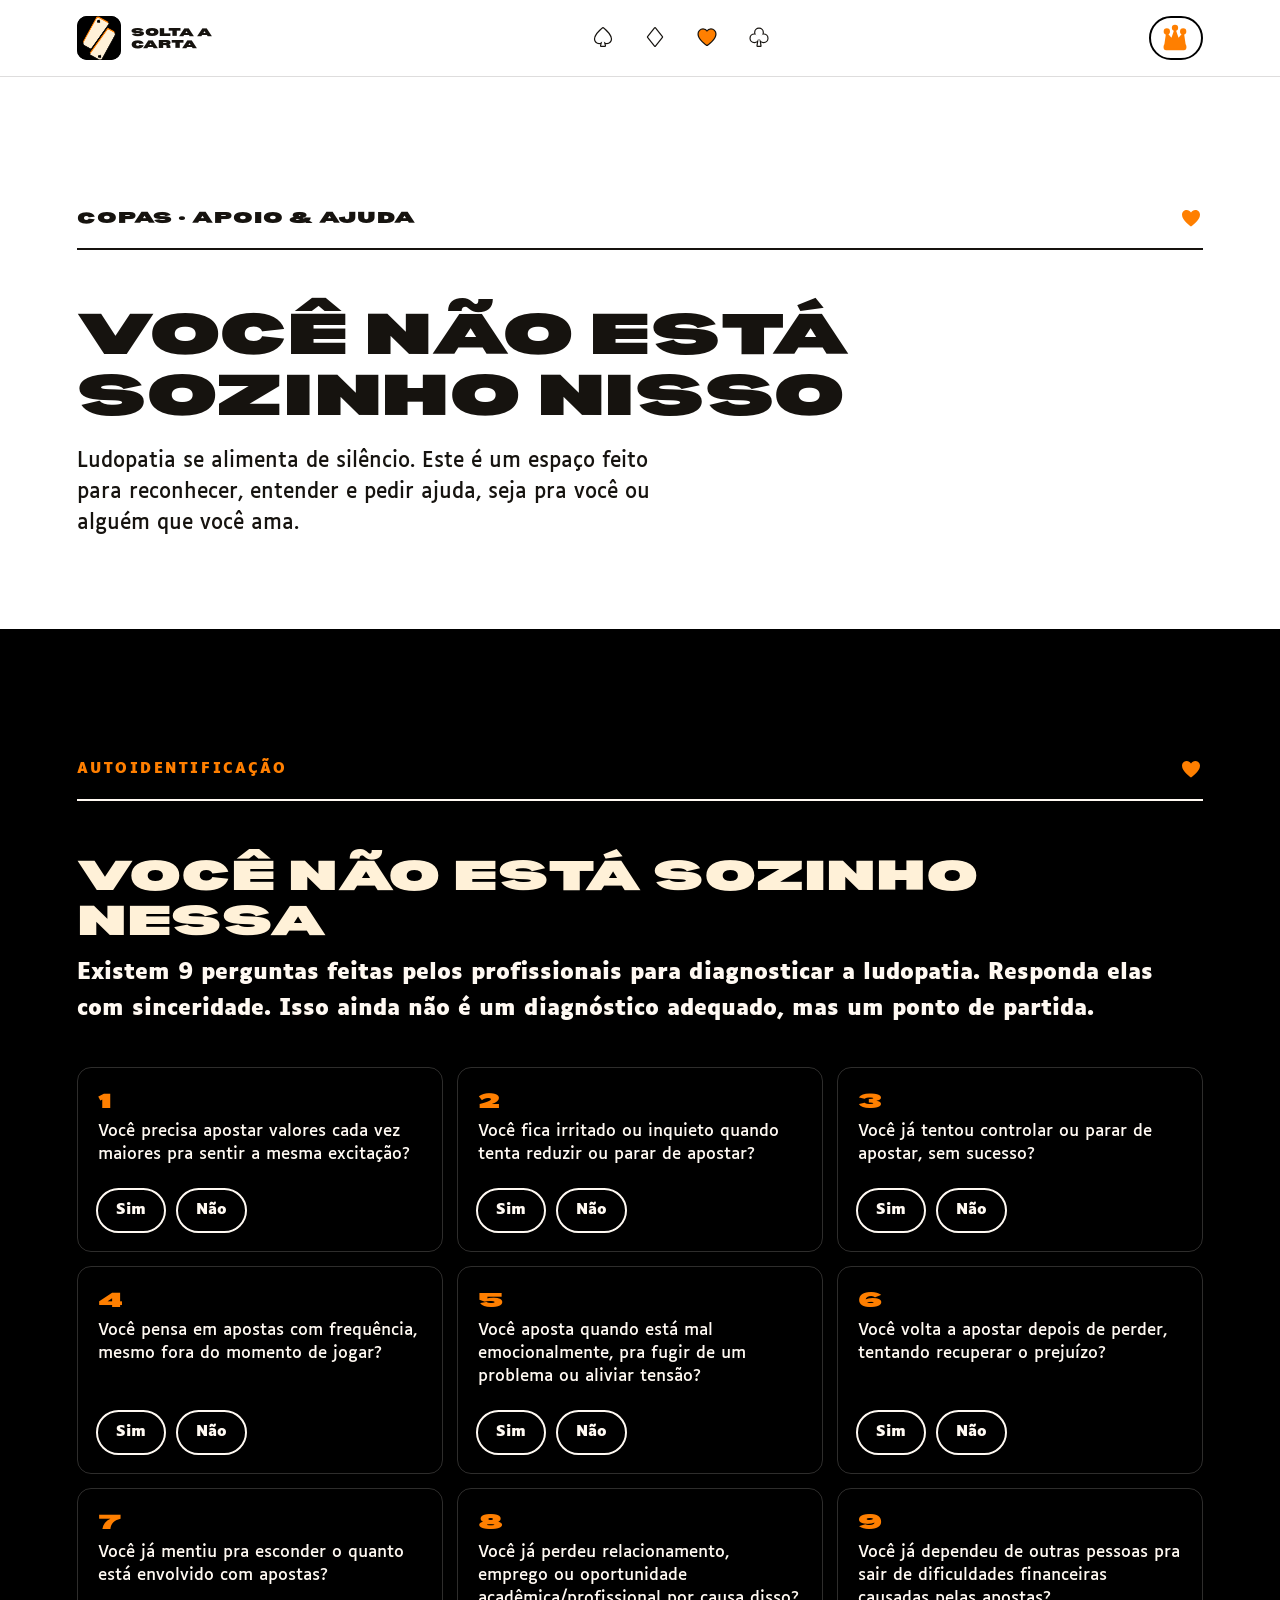
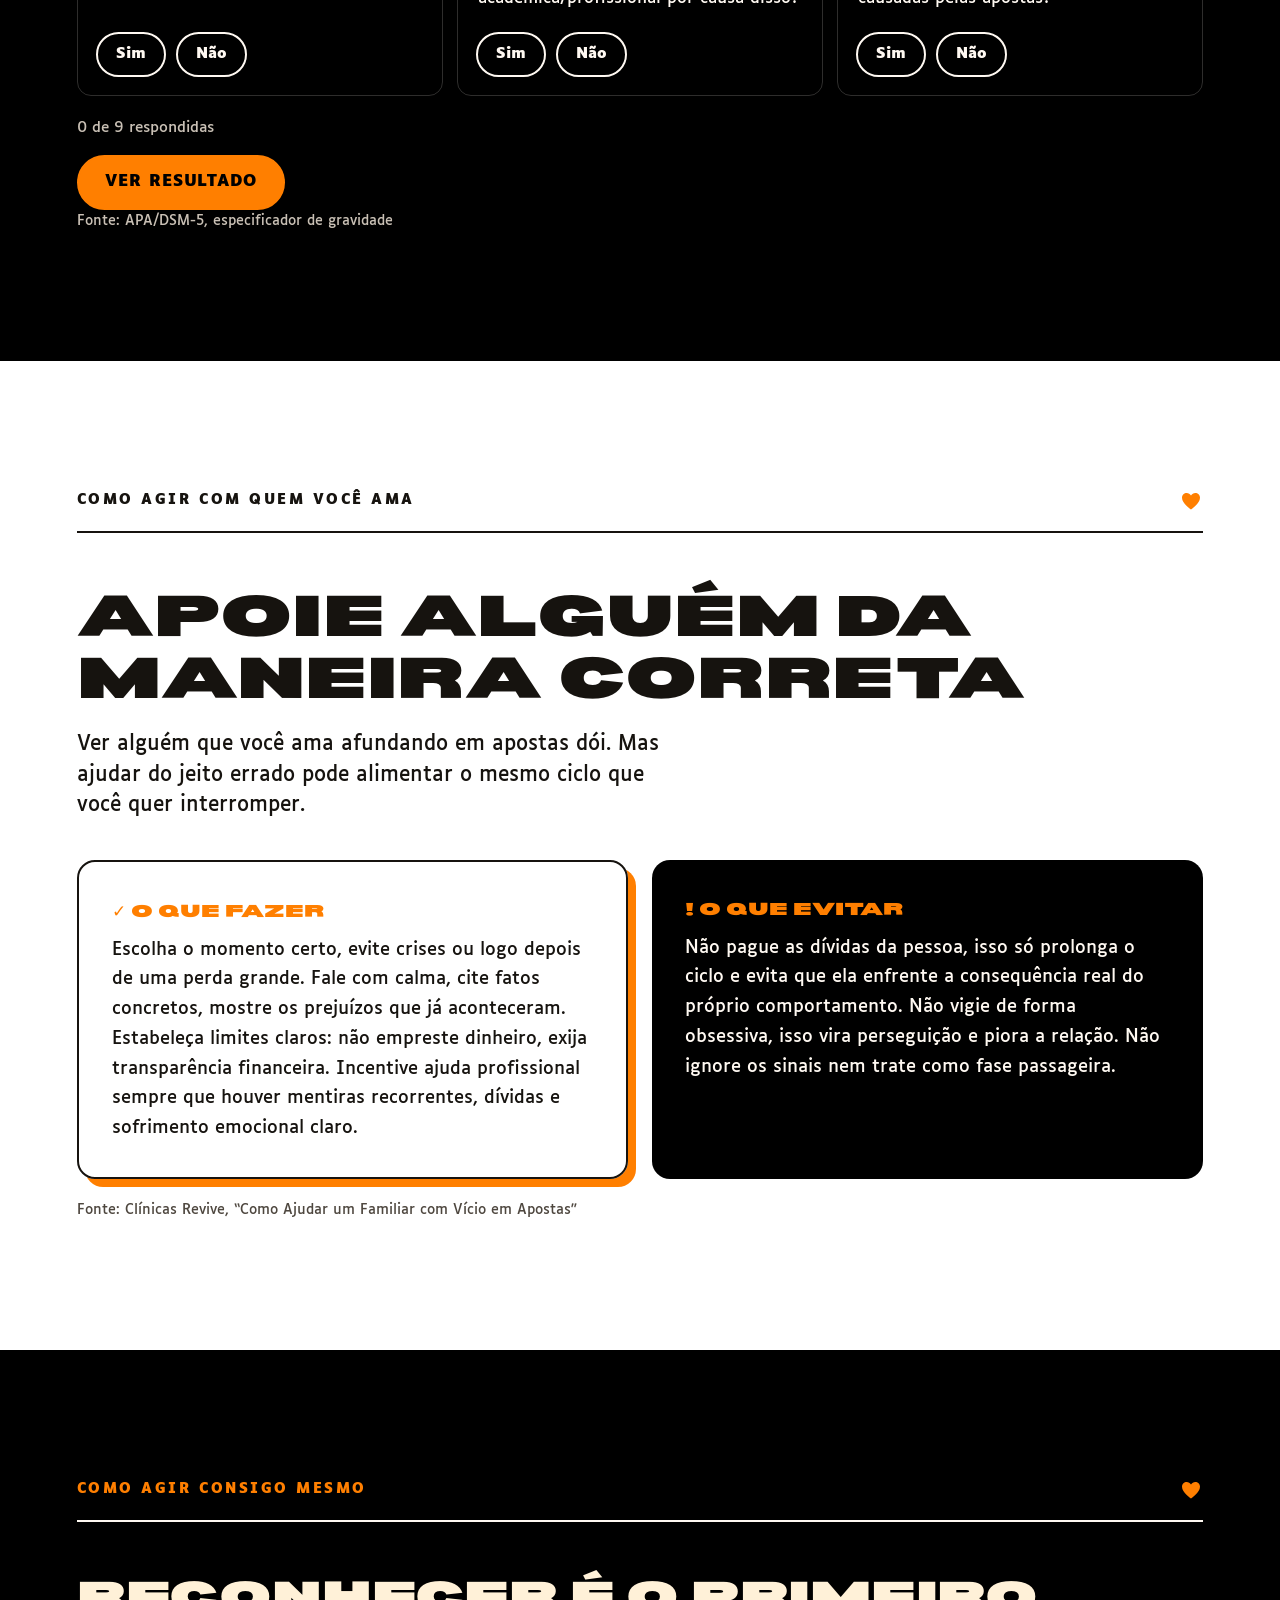
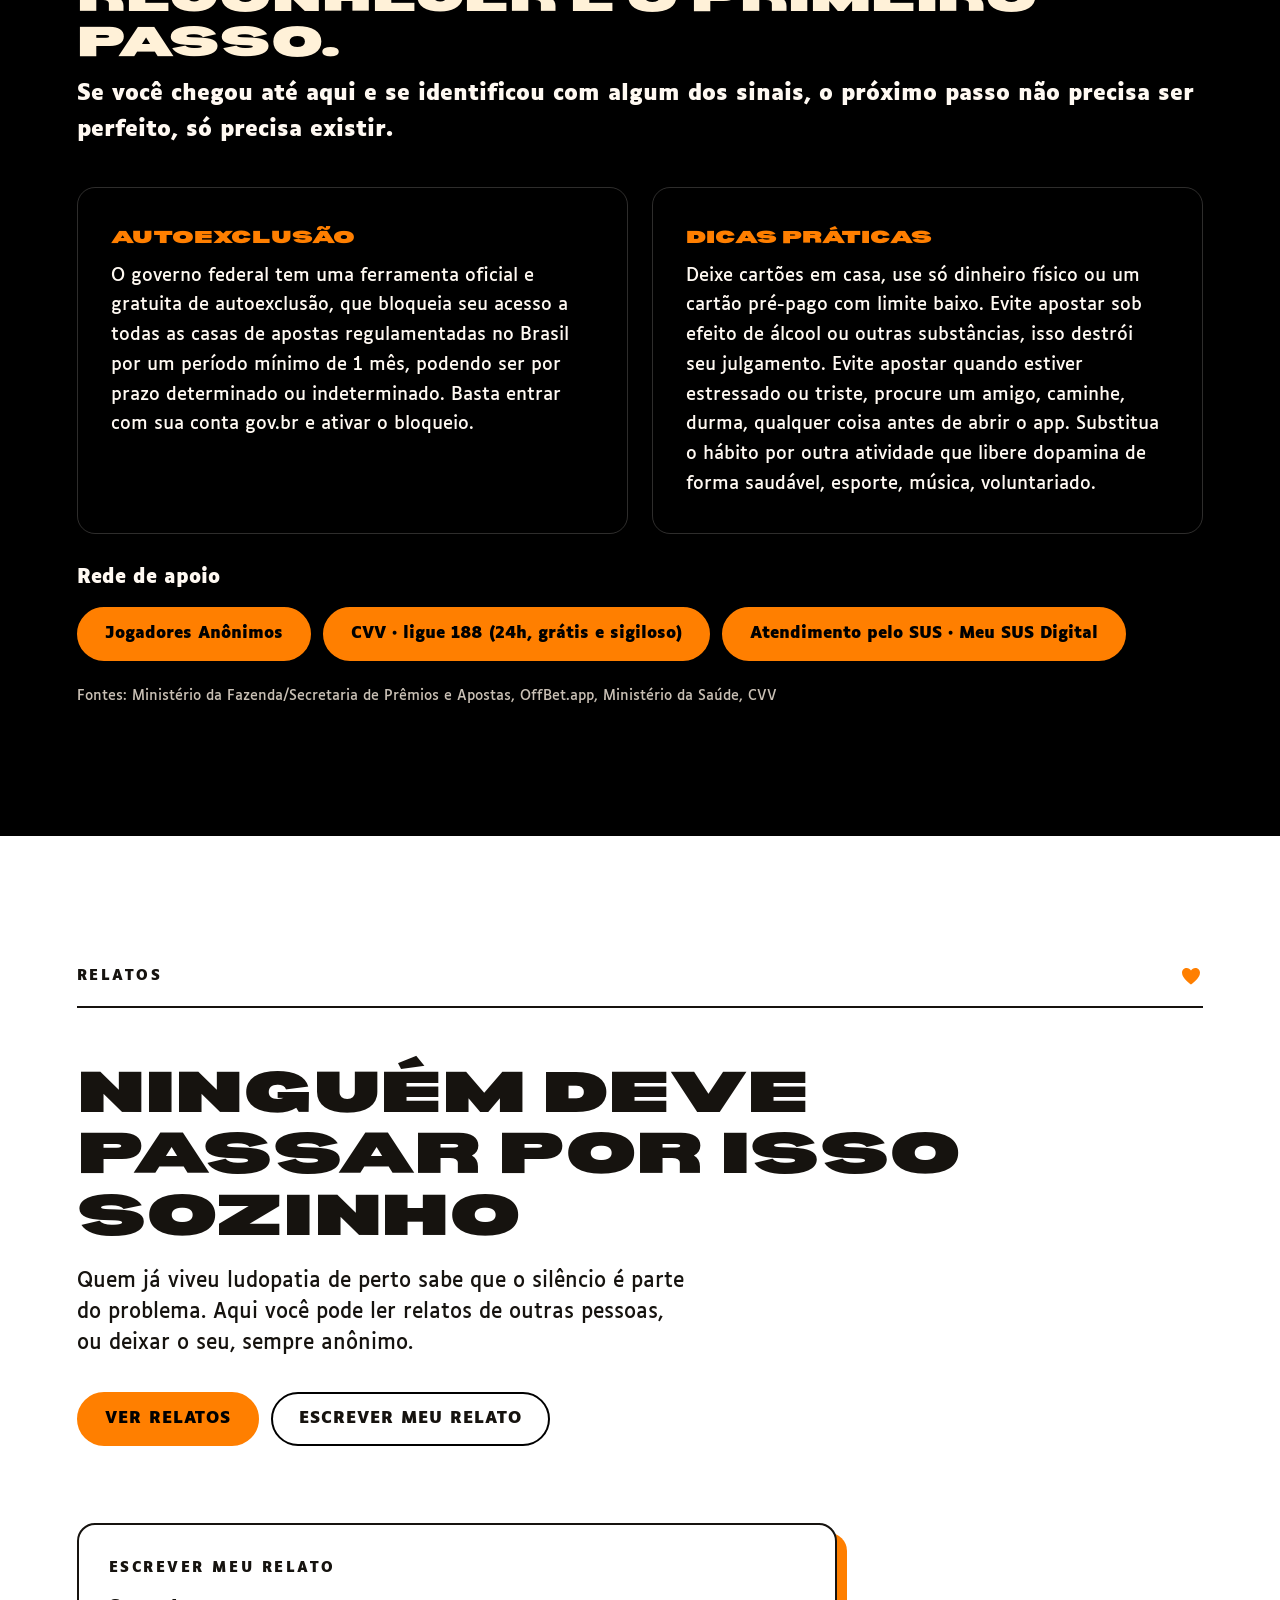
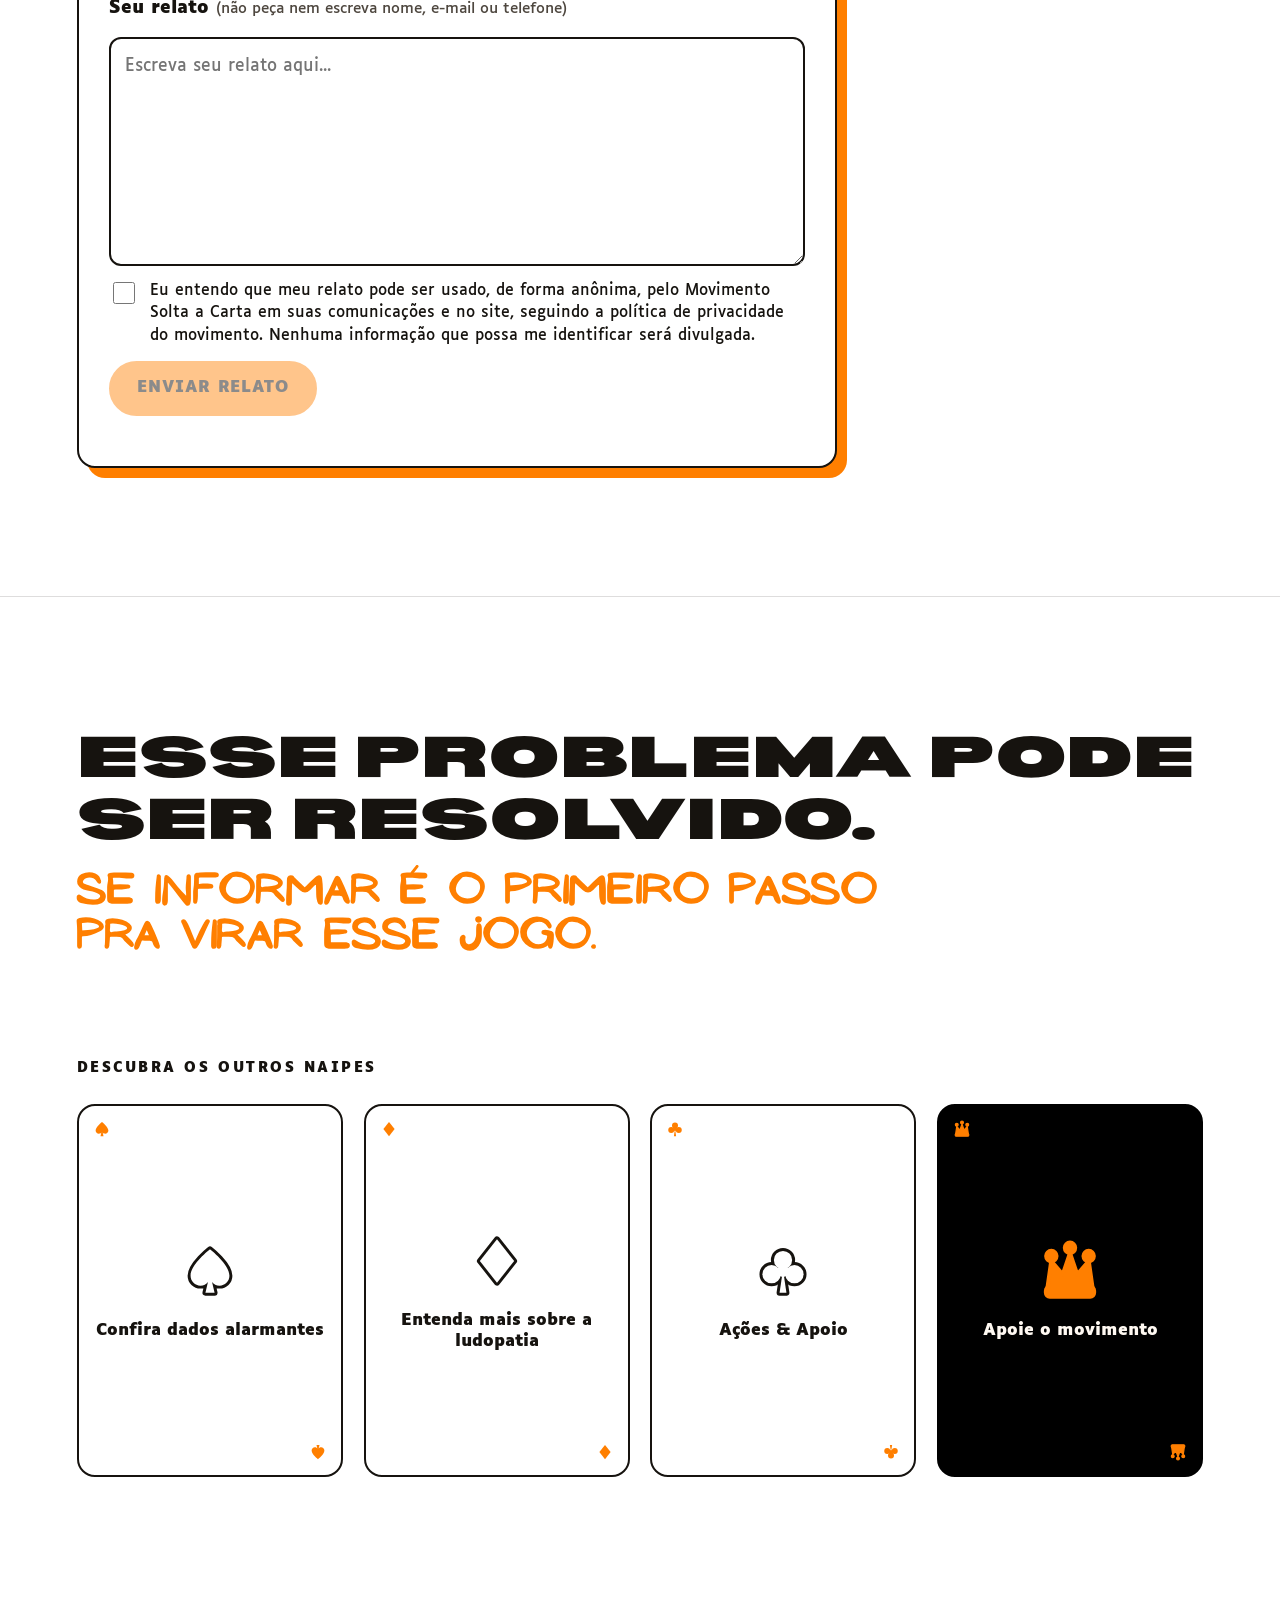
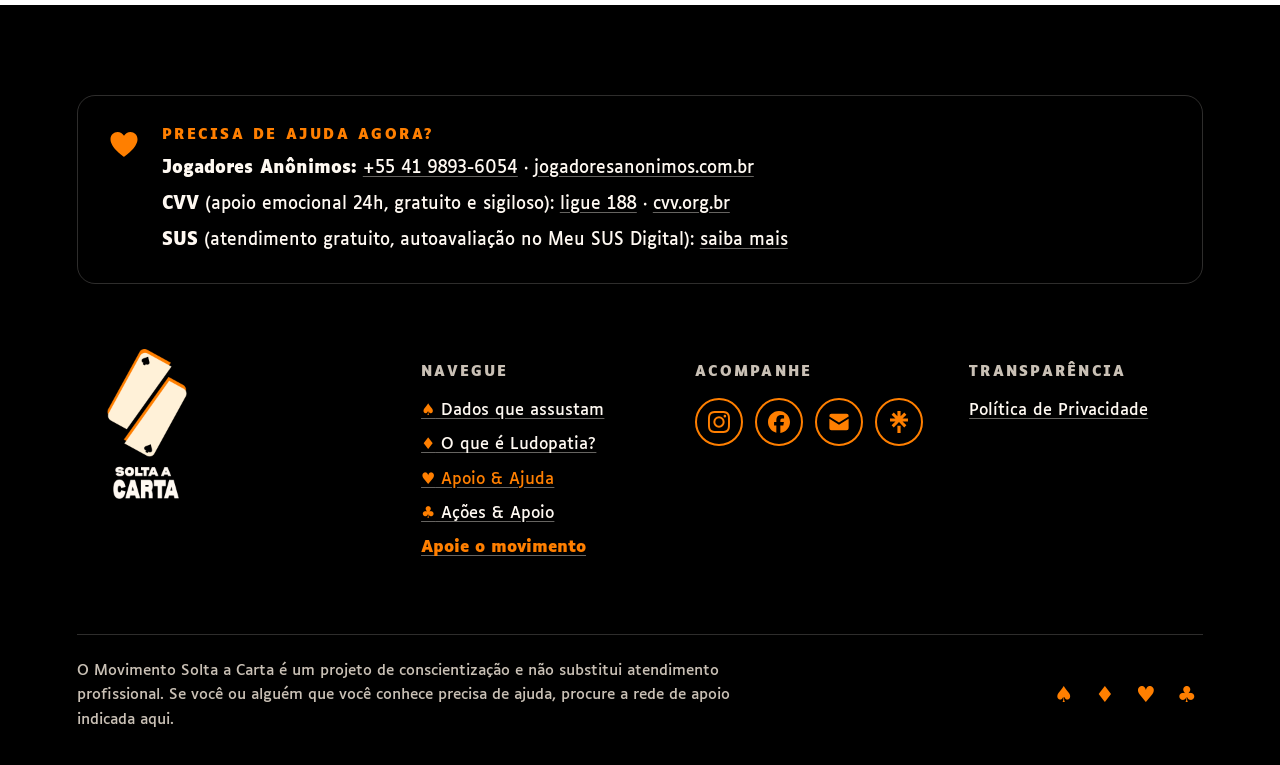
<file: apoio-e-ajuda.html>
<!DOCTYPE html>
<html lang="pt-BR">
<head>
  <meta charset="utf-8">
  <meta name="viewport" content="width=device-width, initial-scale=1">
  <title>Apoio &amp; Ajuda — Solta a Carta</title>
  <meta name="description" content="Apoio e ajuda para quem vive a ludopatia, em si mesmo ou em alguém próximo: autoidentificação, como agir, rede de apoio e relatos anônimos.">
  <meta name="theme-color" content="#000000">
  <meta property="og:title" content="Apoio &amp; Ajuda — Solta a Carta">
  <meta property="og:description" content="Você não está sozinho nisso.">
  <meta property="og:image" content="assets/img/logo-completo.png">
  <link rel="icon" href="assets/img/logo-cartas.png">

  <link rel="preload" href="assets/fonts/bernoru-blackultraexpanded.otf" as="font" type="font/otf" crossorigin>
  <link rel="preload" href="assets/fonts/nf-ananias-regular.ttf" as="font" type="font/ttf" crossorigin>
  <link rel="preload" href="assets/fonts/Luciole-Regular.woff2" as="font" type="font/woff2" crossorigin>
  <link rel="stylesheet" href="assets/css/style.css">
</head>
<body class="page-copas">

<!-- ============================================================
     Sprite SVG: naipes, coringa e ícones
     ============================================================ -->
<svg class="sprite" aria-hidden="true" focusable="false">
  <defs>
    <path id="g-spade" d="M12 2.5s-8.5 6.6-8.5 11.6c0 2.5 2 4.3 4.3 4.3 1.4 0 2.6-.6 3.3-1.6L10 21.5h4l-1.1-4.7c.7 1 1.9 1.6 3.3 1.6 2.3 0 4.3-1.8 4.3-4.3C20.5 9.1 12 2.5 12 2.5z"/>
    <path id="g-diamond" d="M12 2.5 19.5 12 12 21.5 4.5 12z"/>
    <path id="g-heart" d="M12 20.5S3 14.6 3 8.8C3 6 5.2 4 7.7 4c1.8 0 3.3 1 4.3 2.5C13 5 14.5 4 16.3 4 18.8 4 21 6 21 8.8c0 5.8-9 11.7-9 11.7z"/>
    <g id="g-club">
      <circle cx="12" cy="7.2" r="4"/>
      <circle cx="7" cy="13.4" r="4"/>
      <circle cx="17" cy="13.4" r="4"/>
      <circle cx="12" cy="12" r="2.6"/>
      <path d="M12 11.5 13.5 21.5h-3z"/>
    </g>
    <g id="g-joker" stroke-linejoin="round" stroke-width="1.6">
      <path d="M3.6 18.2 5 8.4l4.3 5L12 5.4l2.7 8 4.3-5 1.4 9.8z"/>
      <rect x="3" y="18" width="18" height="3.6" rx="1.4"/>
      <circle cx="5" cy="6.4" r="1.9"/>
      <circle cx="12" cy="3.3" r="1.9"/>
      <circle cx="19" cy="6.4" r="1.9"/>
    </g>
    <!-- Ícones de traço (viewBox 24) -->
    <g id="i-person"><circle cx="12" cy="7" r="3.5"/><path d="M4.5 21c.6-4.4 3.5-7 7.5-7s6.9 2.6 7.5 7"/></g>
    <g id="i-teen"><circle cx="12" cy="7.5" r="3"/><path d="M6.5 21c.5-3.8 2.7-6 5.5-6s5 2.2 5.5 6"/><path d="M9 4.5c1-1.5 5-1.5 6 0"/></g>
    <g id="i-brain"><path d="M11 4.5a3 3 0 0 0-5.5 1.3A3 3 0 0 0 3.8 11a3.2 3.2 0 0 0 1.5 5.2A3 3 0 0 0 11 19.5zM13 4.5a3 3 0 0 1 5.5 1.3 3 3 0 0 1 1.7 5.2 3.2 3.2 0 0 1-1.5 5.2 3 3 0 0 1-5.7 3.3z"/><path d="M11 9H8.5M13 9h2.5M11 14H8M13 14h3"/></g>
    <g id="i-ticket"><path d="M3 7h18v3a2 2 0 0 0 0 4v3H3v-3a2 2 0 0 0 0-4z"/><path d="M15 7v10" stroke-dasharray="2 2"/></g>
    <g id="i-palette"><path d="M12 3a9 9 0 1 0 0 18c1.4 0 2-.9 2-2 0-1-.9-1.4-.9-2.4 0-1 .9-1.6 2-1.6h2a4 4 0 0 0 4-4c0-4.4-4-8-9.1-8z"/><circle cx="7.5" cy="11" r="1.2"/><circle cx="10" cy="7" r="1.2"/><circle cx="15" cy="7" r="1.2"/></g>
    <g id="i-clock-off"><circle cx="12" cy="12" r="9"/><path d="M12 7v5l3 2M4 4l16 16"/></g>
    <g id="i-bell"><path d="M6 16v-5a6 6 0 0 1 12 0v5l1.5 2h-15zM10 20.5a2 2 0 0 0 4 0"/></g>
    <g id="i-trophy"><path d="M8 4h8v4a4 4 0 0 1-8 0zM8 5.5H5a3 3 0 0 0 3.2 3.5M16 5.5h3a3 3 0 0 1-3.2 3.5M12 12v3.5M8.5 20.5h7M9.5 15.5h5l.5 5h-6z"/></g>
    <g id="i-target"><circle cx="12" cy="12" r="8.5"/><circle cx="12" cy="12" r="4.5"/><circle cx="12" cy="12" r="1"/><path d="M12 2v3M12 19v3M2 12h3M19 12h3"/></g>
    <g id="i-calendar"><rect x="3.5" y="5" width="17" height="15.5" rx="2"/><path d="M3.5 10h17M8 3v4M16 3v4"/></g>
    <g id="i-pulse"><path d="M3 12h4l2.5-6 4 12 2.5-6H21"/></g>
    <g id="i-phone"><rect x="6.5" y="2.5" width="11" height="19" rx="2.5"/><path d="M10.5 18.5h3"/><circle cx="12" cy="9.5" r="2.2"/><path d="M8.8 14.6c.7-1.4 1.8-2 3.2-2s2.5.6 3.2 2"/></g>
    <g id="i-stats"><path d="M4 20.5h16M7 20.5v-6M12 20.5V9M17 20.5v-10"/><path d="M5 9l5-4 4 3 5-4"/></g>
    <g id="i-hourglass"><path d="M7 3h10M7 21h10M8 3c0 5 8 5 8 9s-8 4-8 9M16 3c0 5-8 5-8 9s8 4 8 9"/></g>
  </defs>
</svg>

<a class="skip-link" href="#conteudo">Pular para o conteúdo</a>

<!-- ============================================================
     CABEÇALHO (igual à home; Ouros marcado como página atual)
     ============================================================ -->
<header class="site-header" id="topo">
  <div class="header-inner">
    <a class="brand" href="index.html" aria-label="Solta a Carta — página inicial">
      <span class="brand-mark"><img src="assets/img/logo-cartas.png" alt="" width="1080" height="1080"></span>
      <span class="brand-word" aria-hidden="true">Solta a<br>Carta</span>
    </a>

    <nav class="suit-nav" aria-label="Seções do site">
      <ul class="suit-list">
        <li>
          <a class="suit-link" href="dados-que-assustam.html" data-label="Dados que assustam">
            <svg class="suit-icon" viewBox="-2 -2 28 28" aria-hidden="true"><use href="#g-spade" class="s-out"/><use href="#g-spade" class="s-in"/></svg>
            <span class="suit-label"><span>Dados que assustam</span></span>
          </a>
        </li>
        <li>
          <a class="suit-link" href="o-que-e-ludopatia.html" data-label="O que é Ludopatia?">
            <svg class="suit-icon" viewBox="-2 -2 28 28" aria-hidden="true"><use href="#g-diamond" class="s-out"/><use href="#g-diamond" class="s-in"/></svg>
            <span class="suit-label"><span>O que é Ludopatia?</span></span>
          </a>
        </li>
        <li>
          <a class="suit-link" href="apoio-e-ajuda.html" aria-current="page" data-label="Apoio &amp; Ajuda">
            <svg class="suit-icon" viewBox="-2 -2 28 28" aria-hidden="true"><use href="#g-heart" class="s-out"/><use href="#g-heart" class="s-in"/></svg>
            <span class="suit-label"><span>Apoio &amp; Ajuda</span></span>
          </a>
        </li>
        <li>
          <a class="suit-link" href="trevos.html" data-label="Ações &amp; Apoio">
            <svg class="suit-icon" viewBox="-2 -2 28 28" aria-hidden="true"><use href="#g-club" class="s-out"/><use href="#g-club" class="s-in"/></svg>
            <span class="suit-label"><span>Ações &amp; Apoio</span></span>
          </a>
        </li>
      </ul>
    </nav>

    <a class="suit-link joker-link" href="trevos.html#reis-e-rainhas" data-label="Apoie o movimento">
      <svg class="suit-icon joker-icon" viewBox="0 0 24 24" aria-hidden="true"><use href="#g-joker"/></svg>
      <span class="suit-label"><span>Apoie o movimento</span></span>
    </a>
  </div>

  <div class="nav-hint" id="nav-hint" aria-live="polite" hidden>
    <a class="nav-hint-link" href="#"><span class="nav-hint-label"></span><span class="nav-hint-cta">toque de novo para abrir →</span></a>
  </div>
</header>

<main id="conteudo">
  <section class="block page-intro" aria-labelledby="page-title">
    <div class="wrap">
      <header class="block-head">
        <p class="tag tag-display">Copas · Apoio &amp; Ajuda</p>
        <svg class="tag-suit" viewBox="0 0 24 24" aria-hidden="true"><use href="#g-heart"/></svg>
      </header>
      <h1 class="display block-title page-title" id="page-title">Você não está sozinho nisso</h1>
      <p class="page-lead">Ludopatia se alimenta de silêncio. Este é um espaço feito para reconhecer, entender e pedir ajuda, seja pra você ou alguém que você ama.</p>
    </div>
  </section>

  <section class="block block-dark" id="autoidentificacao" aria-labelledby="quiz-title">
    <div class="wrap">
      <header class="block-head on-dark"><p class="tag">Autoidentificação</p><svg class="tag-suit" viewBox="0 0 24 24" aria-hidden="true"><use href="#g-heart"/></svg></header>
      <h2 class="display band-title" id="quiz-title">Você não está sozinho nessa</h2>
      <p class="band-lead">Existem 9 perguntas feitas pelos profissionais para diagnosticar a ludopatia. Responda elas com sinceridade. Isso ainda não é um diagnóstico adequado, mas um ponto de partida.</p>
      <form class="quiz" data-quiz>
        <ol class="quiz-list">
          <li><fieldset><legend>Você precisa apostar valores cada vez maiores pra sentir a mesma excitação?</legend><label><input type="radio" name="q1" value="1"> Sim</label><label><input type="radio" name="q1" value="0"> Não</label></fieldset></li>
          <li><fieldset><legend>Você fica irritado ou inquieto quando tenta reduzir ou parar de apostar?</legend><label><input type="radio" name="q2" value="1"> Sim</label><label><input type="radio" name="q2" value="0"> Não</label></fieldset></li>
          <li><fieldset><legend>Você já tentou controlar ou parar de apostar, sem sucesso?</legend><label><input type="radio" name="q3" value="1"> Sim</label><label><input type="radio" name="q3" value="0"> Não</label></fieldset></li>
          <li><fieldset><legend>Você pensa em apostas com frequência, mesmo fora do momento de jogar?</legend><label><input type="radio" name="q4" value="1"> Sim</label><label><input type="radio" name="q4" value="0"> Não</label></fieldset></li>
          <li><fieldset><legend>Você aposta quando está mal emocionalmente, pra fugir de um problema ou aliviar tensão?</legend><label><input type="radio" name="q5" value="1"> Sim</label><label><input type="radio" name="q5" value="0"> Não</label></fieldset></li>
          <li><fieldset><legend>Você volta a apostar depois de perder, tentando recuperar o prejuízo?</legend><label><input type="radio" name="q6" value="1"> Sim</label><label><input type="radio" name="q6" value="0"> Não</label></fieldset></li>
          <li><fieldset><legend>Você já mentiu pra esconder o quanto está envolvido com apostas?</legend><label><input type="radio" name="q7" value="1"> Sim</label><label><input type="radio" name="q7" value="0"> Não</label></fieldset></li>
          <li><fieldset><legend>Você já perdeu relacionamento, emprego ou oportunidade acadêmica/profissional por causa disso?</legend><label><input type="radio" name="q8" value="1"> Sim</label><label><input type="radio" name="q8" value="0"> Não</label></fieldset></li>
          <li><fieldset><legend>Você já dependeu de outras pessoas pra sair de dificuldades financeiras causadas pelas apostas?</legend><label><input type="radio" name="q9" value="1"> Sim</label><label><input type="radio" name="q9" value="0"> Não</label></fieldset></li>
        </ol>
        <p class="quiz-progress" aria-live="polite"><span data-count>0</span> de 9 respondidas</p>
        <button class="btn btn-primary" type="submit">Ver resultado</button>
        <div class="quiz-result definition" tabindex="-1" hidden>
          <p class="tag">Seu resultado</p>
          <p class="quiz-score hand"></p>
          <p class="quiz-text"></p>
          <p class="quiz-note"><strong>Isso não substitui uma avaliação profissional.</strong> Só um médico ou psicólogo pode dar um diagnóstico de verdade.</p>
          <a class="btn btn-ghost" href="#consigo-mesmo">Ver o que fazer agora</a>
        </div>
      </form>
      <p class="fig-src">Fonte: APA/DSM-5, especificador de gravidade</p>
    </div>
  </section>

  <section class="block" id="quem-voce-ama" aria-labelledby="b3-title">
    <div class="wrap">
      <header class="block-head"><p class="tag">Como agir com quem você ama</p><svg class="tag-suit" viewBox="0 0 24 24" aria-hidden="true"><use href="#g-heart"/></svg></header>
      <h2 class="display block-title" id="b3-title">Apoie alguém da maneira correta</h2>
      <p class="page-lead">Ver alguém que você ama afundando em apostas dói. Mas ajudar do jeito errado pode alimentar o mesmo ciclo que você quer interromper.</p>
      <div class="dodont">
        <article class="do reveal"><p class="do-kind">✓ O que fazer</p><p>Escolha o momento certo, evite crises ou logo depois de uma perda grande. Fale com calma, cite fatos concretos, mostre os prejuízos que já aconteceram. Estabeleça limites claros: não empreste dinheiro, exija transparência financeira. Incentive ajuda profissional sempre que houver mentiras recorrentes, dívidas e sofrimento emocional claro.</p></article>
        <article class="dont reveal"><p class="do-kind">! O que evitar</p><p>Não pague as dívidas da pessoa, isso só prolonga o ciclo e evita que ela enfrente a consequência real do próprio comportamento. Não vigie de forma obsessiva, isso vira perseguição e piora a relação. Não ignore os sinais nem trate como fase passageira.</p></article>
      </div>
      <p class="src">Fonte: Clínicas Revive, “Como Ajudar um Familiar com Vício em Apostas”</p>
    </div>
  </section>

  <section class="block block-dark" id="consigo-mesmo" aria-labelledby="b4-title">
    <div class="wrap">
      <header class="block-head on-dark"><p class="tag">Como agir consigo mesmo</p><svg class="tag-suit" viewBox="0 0 24 24" aria-hidden="true"><use href="#g-heart"/></svg></header>
      <h2 class="display band-title" id="b4-title">Reconhecer é o primeiro passo.</h2>
      <p class="band-lead">Se você chegou até aqui e se identificou com algum dos sinais, o próximo passo não precisa ser perfeito, só precisa existir.</p>
      <div class="dodont">
        <article class="self reveal"><p class="do-kind">Autoexclusão</p><p>O governo federal tem uma ferramenta oficial e gratuita de autoexclusão, que bloqueia seu acesso a todas as casas de apostas regulamentadas no Brasil por um período mínimo de 1 mês, podendo ser por prazo determinado ou indeterminado. Basta entrar com sua conta gov.br e ativar o bloqueio.</p></article>
        <article class="self reveal"><p class="do-kind">Dicas práticas</p><p>Deixe cartões em casa, use só dinheiro físico ou um cartão pré-pago com limite baixo. Evite apostar sob efeito de álcool ou outras substâncias, isso destrói seu julgamento. Evite apostar quando estiver estressado ou triste, procure um amigo, caminhe, durma, qualquer coisa antes de abrir o app. Substitua o hábito por outra atividade que libere dopamina de forma saudável, esporte, música, voluntariado.</p></article>
      </div>
      <p class="help-title">Rede de apoio</p>
      <ul class="help-btns">
        <li><a class="btn btn-primary" href="https://jogadoresanonimos.com.br" target="_blank" rel="noopener">Jogadores Anônimos</a></li>
        <li><a class="btn btn-primary" href="https://cvv.org.br" target="_blank" rel="noopener">CVV · ligue 188 (24h, grátis e sigiloso)</a></li>
        <li><a class="btn btn-primary" href="https://www.gov.br/saude/pt-br/assuntos/noticias-ms/2026/julho/campanha-do-ministerio-da-saude-orienta-sobre-riscos-das-apostas-online-e-atendimento-em-saude-mental-no-sus" target="_blank" rel="noopener">Atendimento pelo SUS · Meu SUS Digital</a></li>
      </ul>
      <p class="fig-src">Fontes: Ministério da Fazenda/Secretaria de Prêmios e Apostas, OffBet.app, Ministério da Saúde, CVV</p>
    </div>
  </section>

  <section class="block" id="relatos" aria-labelledby="b5-title">
    <div class="wrap">
      <header class="block-head"><p class="tag">Relatos</p><svg class="tag-suit" viewBox="0 0 24 24" aria-hidden="true"><use href="#g-heart"/></svg></header>
      <h2 class="display block-title" id="b5-title">Ninguém deve passar por isso sozinho</h2>
      <p class="page-lead">Quem já viveu ludopatia de perto sabe que o silêncio é parte do problema. Aqui você pode ler relatos de outras pessoas, ou deixar o seu, sempre anônimo.</p>
      <div class="actions">
        <button class="btn btn-primary" type="button" data-open-gate aria-controls="gate">Ver relatos</button>
        <a class="btn btn-ghost" href="#escrever">Escrever meu relato</a>
      </div>

      <div class="gate definition" id="gate" hidden tabindex="-1" role="region" aria-label="Aviso de conteúdo sensível">
        <p class="display gate-title">Conteúdo sensível.</p>
        <p>Os relatos a seguir falam sobre vício, dívidas, perda de relacionamentos e, em um dos casos, tentativa de suicídio. Pode ser pesado de ler, principalmente se você está passando por algo parecido.</p>
        <div class="actions"><button class="btn btn-primary" type="button" data-gate-yes>Quero continuar</button><button class="btn btn-ghost" type="button" data-gate-no>Voltar</button></div>
      </div>

      <div class="stories" id="stories" hidden tabindex="-1">
        <ul class="story-list">
          <li class="story"><p>“Fiquei 54 horas seguidas jogando, de sexta a segunda de manhã, sem comer, sem dormir, só café e pão seco. Cheguei perto de virar morador de rua. Um amigo me emprestou uma casa no meio do mato pra eu morar sozinho, e foi lá que entendi: ou eu morria, ou eu vivia. Perdi casa, carro, trabalho e casamento. Falsifiquei documentos pra conseguir crédito e cheguei a levar ameaça de agiota com arma na mão. Entrei num grupo de apoio, fiz acordo pra pagar cada dívida aos poucos, e hoje mantenho a sobriedade há mais de 17 anos, indo às reuniões toda semana.”</p></li>
          <li class="story"><p>“O momento mais pesado foi ver minha família sendo constrangida na porta de casa por causa de uma apreensão de veículo, com meus filhos pequenos ainda dentro do carro. Cheguei a sair de casa duas vezes, sustentando mentiras sobre dívidas escondidas com bancas clandestinas e apps de aposta. Decidi abrir tudo pra minha esposa, sem esconder mais nada, e fui atrás de cada credor pessoalmente pra reparar o que dava. Hoje aprendi a lidar com os momentos de crise sem deixar a dor virar gatilho de recaída.”</p></li>
          <li class="story"><p>“Cheguei a tentar suicídio depois de esgotar todos os meus limites bancários e cartões. Perdi um relacionamento importante nesse processo. Minha mãe foi quem me segurou, disse que ia entrar comigo no fundo do poço e só sairíamos juntas. Entrei num grupo de apoio, comecei acompanhamento psiquiátrico e terapêutico, e criei um combinado diário com ela: uma mensagem simples, todo dia, contando os dias sem jogo e sem mentira. Hoje reconstruí o que tinha perdido.”</p><p class="story-cvv">Se você se identificou com esse relato e está passando por um momento parecido, o CVV atende 24h, de graça e em sigilo: <a href="tel:188"><strong>ligue 188</strong></a>.</p></li>
          <li class="story"><p>“Ganhei uma quantia alta num único dia. Saquei metade, deixei a outra metade jogando. Meia hora depois já tinha perdido tudo, inclusive o que tinha sacado, e ainda peguei mais dinheiro emprestado. Passei a noite inteira andando dentro de casa feito um louco. Depois disso vieram anos de empréstimos, mentiras pra amigos e uma culpa que não passava. Só consegui virar a chave quando admiti a compulsão pra minha companheira e entreguei o controle financeiro pra ela. Voltei pra terapia, mudei de rotina, e estou reconstruindo minha vida aos poucos.”</p></li>
          <li class="story"><p>“Usei o nome e o crédito do meu pai sem ele saber, num momento de desespero, e causei um rombo grande na empresa da família. Destruí a confiança que ele tinha em mim, e ainda perdi um relacionamento nesse caminho. Decidi expor a verdade inteira pra minha família e pro meu círculo mais próximo, em vez de continuar escondendo. Reatei o relacionamento, voltei a jogar esporte pra canalizar a ansiedade, e hoje trabalho pra devolver aos poucos o que causei ao meu pai.”</p></li>
          <li class="story"><p>“Usei o cartão de parentes que confiavam em mim, achando que era só uma renda extra, e não consegui pagar depois. Anos mais tarde, numa recaída, perdi meu lar e fui morar com meus pais de novo, já adulto, dormindo num colchão no chão. A vergonha foi imensa. Minha esposa disse que eu nunca ia mudar. Fui atrás dela, contei a verdade completa sobre as dívidas, com bancos e com agiotas, e consegui uma última chance. Hoje mantenho presença semanal inegociável no grupo de apoio.”</p></li>
        </ul>
        <p class="src">Esses relatos são adaptados e anonimizados a partir de histórias reais compartilhadas com o movimento. Nenhum nome, imagem ou dado que possa identificar quem viveu isso é divulgado, seguindo a <a href="privacidade.html">política de privacidade</a> do Movimento Solta a Carta.</p>
        <p class="help-title">Se alguma dessas histórias mexeu com você, existe apoio real e gratuito. Você não precisa esperar chegar nesse ponto pra pedir ajuda.</p>
        <ul class="help-btns">
        <li><a class="btn btn-primary" href="https://jogadoresanonimos.com.br" target="_blank" rel="noopener">Jogadores Anônimos</a></li>
        <li><a class="btn btn-primary" href="https://cvv.org.br" target="_blank" rel="noopener">CVV · ligue 188 (24h, grátis e sigiloso)</a></li>
        <li><a class="btn btn-primary" href="https://www.gov.br/saude/pt-br/assuntos/noticias-ms/2026/julho/campanha-do-ministerio-da-saude-orienta-sobre-riscos-das-apostas-online-e-atendimento-em-saude-mental-no-sus" target="_blank" rel="noopener">Atendimento pelo SUS · Meu SUS Digital</a></li>
      </ul>
      </div>

      <!-- TODO: trocar SEU_ENDPOINT pelo endpoint do Formspree quando a conta for criada -->
      <form class="story-form definition" id="escrever" action="https://formspree.io/f/mnpnyypv" method="POST" data-story-form>
        <p class="tag">Escrever meu relato</p>
        <label class="sf-label" for="relato">Seu relato <span>(não peça nem escreva nome, e-mail ou telefone)</span></label>
        <textarea id="relato" name="relato" rows="7" placeholder="Escreva seu relato aqui..." maxlength="2000" required></textarea>
        <label class="sf-check"><input type="checkbox" id="consentimento" name="consentimento" value="sim" required> Eu entendo que meu relato pode ser usado, de forma anônima, pelo Movimento Solta a Carta em suas comunicações e no site, seguindo a política de privacidade do movimento. Nenhuma informação que possa me identificar será divulgada.</label>
        <button class="btn btn-primary" type="submit" id="btn-enviar-relato" disabled>Enviar relato</button>
        <p class="sf-status" role="status"></p>
      </form>
      <div class="story-form definition sf-done" id="mensagem-confirmacao" tabindex="-1" hidden>
        <p class="tag">Relato enviado</p>
        <p>Recebemos seu relato. Obrigado por confiar essa história pra gente. Ela pode ajudar outras pessoas a se reconhecerem e buscarem ajuda.</p>
      </div>
    </div>
  </section>

  <section class="block page-close" aria-labelledby="close-title">
    <div class="wrap">
      <div class="cta-head">
        <h2 class="display block-title" id="close-title">Esse problema pode ser resolvido.</h2>
        <p class="cta-hand hand">Se informar é o primeiro passo pra virar esse jogo.</p>
      </div>
      <h3 class="tag deck-title">Descubra os outros naipes</h3>
      <ul class="deck deck-4">
        <li>
          <a class="pcard" href="dados-que-assustam.html">
            <span class="pcard-corner"><svg viewBox="0 0 24 24" aria-hidden="true"><use href="#g-spade"/></svg></span>
            <svg class="pcard-suit" viewBox="-2 -2 28 28" aria-hidden="true"><use href="#g-spade" class="s-out"/><use href="#g-spade" class="s-in"/></svg>
            <span class="pcard-name">Confira dados alarmantes</span>
            <span class="pcard-corner pcard-corner-b"><svg viewBox="0 0 24 24" aria-hidden="true"><use href="#g-spade"/></svg></span>
          </a>
        </li>
        <li>
          <a class="pcard" href="o-que-e-ludopatia.html">
            <span class="pcard-corner"><svg viewBox="0 0 24 24" aria-hidden="true"><use href="#g-diamond"/></svg></span>
            <svg class="pcard-suit" viewBox="-2 -2 28 28" aria-hidden="true"><use href="#g-diamond" class="s-out"/><use href="#g-diamond" class="s-in"/></svg>
            <span class="pcard-name">Entenda mais sobre a ludopatia</span>
            <span class="pcard-corner pcard-corner-b"><svg viewBox="0 0 24 24" aria-hidden="true"><use href="#g-diamond"/></svg></span>
          </a>
        </li>
        <li>
          <a class="pcard" href="trevos.html">
            <span class="pcard-corner"><svg viewBox="0 0 24 24" aria-hidden="true"><use href="#g-club"/></svg></span>
            <svg class="pcard-suit" viewBox="-2 -2 28 28" aria-hidden="true"><use href="#g-club" class="s-out"/><use href="#g-club" class="s-in"/></svg>
            <span class="pcard-name">Ações &amp; Apoio</span>
            <span class="pcard-corner pcard-corner-b"><svg viewBox="0 0 24 24" aria-hidden="true"><use href="#g-club"/></svg></span>
          </a>
        </li>
        <li>
          <a class="pcard pcard-joker" href="trevos.html#reis-e-rainhas">
            <span class="pcard-corner"><svg viewBox="0 0 24 24" aria-hidden="true"><use href="#g-joker"/></svg></span>
            <svg class="pcard-suit" viewBox="0 0 24 24" aria-hidden="true"><use href="#g-joker"/></svg>
            <span class="pcard-name">Apoie o movimento</span>
            <span class="pcard-corner pcard-corner-b"><svg viewBox="0 0 24 24" aria-hidden="true"><use href="#g-joker"/></svg></span>
          </a>
        </li>
      </ul>
    </div>
  </section>
</main>


<!-- ============================================================
     RODAPÉ (igual à home)
     ============================================================ -->
<footer class="site-footer">
  <div class="wrap">

    <div class="help-box">
      <svg class="help-suit" viewBox="0 0 24 24" aria-hidden="true"><use href="#g-heart"/></svg>
      <div>
        <p class="tag">Precisa de ajuda agora?</p>
                <ul class="help-links">
          <li><strong>Jogadores Anônimos:</strong> <a href="tel:+554198936054">+55 41 9893-6054</a> · <a href="https://jogadoresanonimos.com.br" target="_blank" rel="noopener">jogadoresanonimos.com.br</a></li>
          <li><strong>CVV</strong> (apoio emocional 24h, gratuito e sigiloso): <a href="tel:188">ligue 188</a> · <a href="https://cvv.org.br" target="_blank" rel="noopener">cvv.org.br</a></li>
          <li><strong>SUS</strong> (atendimento gratuito, autoavaliação no Meu SUS Digital): <a href="https://www.gov.br/saude/pt-br/assuntos/noticias-ms/2026/julho/campanha-do-ministerio-da-saude-orienta-sobre-riscos-das-apostas-online-e-atendimento-em-saude-mental-no-sus" target="_blank" rel="noopener">saiba mais</a></li>
        </ul>
      </div>
    </div>

    <div class="footer-grid">
      <div class="footer-brand">
        <img class="footer-logo" src="assets/img/logo-completo.png" alt="Solta a Carta" width="1080" height="1080">
      </div>

      <nav class="footer-col" aria-label="Seções do site (rodapé)">
        <p class="footer-h">Navegue</p>
        <ul>
          <li><a href="dados-que-assustam.html"><span aria-hidden="true">♠</span> Dados que assustam</a></li>
          <li><a href="o-que-e-ludopatia.html"><span aria-hidden="true">♦</span> O que é Ludopatia?</a></li>
          <li><a href="apoio-e-ajuda.html" aria-current="page"><span aria-hidden="true">♥</span> Apoio &amp; Ajuda</a></li>
          <li><a href="trevos.html"><span aria-hidden="true">♣</span> Ações &amp; Apoio</a></li>
          <li><a href="trevos.html#reis-e-rainhas" class="footer-joker">Apoie o movimento</a></li>
        </ul>
      </nav>

      <div class="footer-col">
        <p class="footer-h">Acompanhe</p>
        <ul class="social social-foot">
          <li><a class="soc soc-ig" href="https://www.instagram.com/projetosoltaacarta/" target="_blank" rel="noopener" aria-label="Instagram" title="Instagram"><span class="soc-ico"><svg viewBox="0 0 24 24" aria-hidden="true"><path d="M12 0C8.74 0 8.333.015 7.053.072 5.775.132 4.905.333 4.14.63c-.789.306-1.459.717-2.126 1.384S.935 3.35.63 4.14C.333 4.905.131 5.775.072 7.053.012 8.333 0 8.74 0 12s.015 3.667.072 4.947c.06 1.277.261 2.148.558 2.913.306.788.717 1.459 1.384 2.126.667.666 1.336 1.079 2.126 1.384.766.296 1.636.499 2.913.558C8.333 23.988 8.74 24 12 24s3.667-.015 4.947-.072c1.277-.06 2.148-.262 2.913-.558.788-.306 1.459-.718 2.126-1.384.666-.667 1.079-1.335 1.384-2.126.296-.765.499-1.636.558-2.913.06-1.28.072-1.687.072-4.947s-.015-3.667-.072-4.947c-.06-1.277-.262-2.149-.558-2.913-.306-.789-.718-1.459-1.384-2.126C21.319 1.347 20.651.935 19.86.63c-.765-.297-1.636-.499-2.913-.558C15.667.012 15.26 0 12 0zm0 2.16c3.203 0 3.585.016 4.85.071 1.17.055 1.805.249 2.227.415.562.217.96.477 1.382.896.419.42.679.819.896 1.381.164.422.36 1.057.413 2.227.057 1.266.07 1.646.07 4.85s-.015 3.585-.074 4.85c-.061 1.17-.256 1.805-.421 2.227-.224.562-.479.96-.899 1.382-.419.419-.824.679-1.38.896-.42.164-1.065.36-2.235.413-1.274.057-1.649.07-4.859.07-3.211 0-3.586-.015-4.859-.074-1.171-.061-1.816-.256-2.236-.421-.569-.224-.96-.479-1.379-.899-.421-.419-.69-.824-.9-1.38-.165-.42-.359-1.065-.42-2.235-.045-1.26-.061-1.649-.061-4.844 0-3.196.016-3.586.061-4.861.061-1.17.255-1.814.42-2.234.21-.57.479-.96.9-1.381.419-.419.81-.689 1.379-.898.42-.166 1.051-.361 2.221-.421 1.275-.045 1.65-.06 4.859-.06l.045.03zm0 3.678a6.162 6.162 0 1 0 0 12.324 6.162 6.162 0 1 0 0-12.324zM12 16c-2.21 0-4-1.79-4-4s1.79-4 4-4 4 1.79 4 4-1.79 4-4 4zm7.846-10.405a1.441 1.441 0 0 1-2.88 0 1.44 1.44 0 0 1 2.88 0z"/></svg></span><span class="soc-name">Instagram</span></a></li>
          <li><a class="soc soc-fb" href="https://www.facebook.com/profile.php?id=61594390811809" target="_blank" rel="noopener" aria-label="Facebook" title="Facebook"><span class="soc-ico"><svg viewBox="0 0 24 24" aria-hidden="true"><path d="M9.101 23.691v-7.98H6.627v-3.667h2.474v-1.58c0-4.085 1.848-5.978 5.858-5.978.401 0 .955.042 1.468.103a8.68 8.68 0 0 1 1.141.195v3.325a8.623 8.623 0 0 0-.653-.036 26.805 26.805 0 0 0-.733-.009c-.707 0-1.259.096-1.675.309a1.686 1.686 0 0 0-.679.622c-.258.42-.374.995-.374 1.752v1.297h3.919l-.386 2.103-.287 1.564h-3.246v8.245C19.396 23.238 24 18.179 24 12.044c0-6.627-5.373-12-12-12s-12 5.373-12 12c0 5.628 3.874 10.35 9.101 11.647Z"/></svg></span><span class="soc-name">Facebook</span></a></li>
          <li><a class="soc soc-ml" href="mailto:projetosoltaacarta@gmail.com?subject=Imprensa%20e%20parcerias" aria-label="E-mail" title="E-mail"><span class="soc-ico"><svg viewBox="0 0 24 24" aria-hidden="true"><path d="M1.5 5.25A2.25 2.25 0 0 1 3.75 3h16.5a2.25 2.25 0 0 1 2.25 2.25v.7L12 12.6 1.5 5.95v-.7zm0 3.15V18.75A2.25 2.25 0 0 0 3.75 21h16.5a2.25 2.25 0 0 0 2.25-2.25V8.4L12 15.05 1.5 8.4z"/></svg></span><span class="soc-name">E-mail</span></a></li>
          <li><a class="soc soc-lt" href="https://linktr.ee/projetosoltaacarta" target="_blank" rel="noopener" aria-label="Linktree" title="Linktree"><span class="soc-ico"><svg viewBox="0 0 24 24" aria-hidden="true"><path d="m13.73635 5.85251 4.00467-4.11665 2.3248 2.3808-4.20064 4.00466h5.9085v3.30473h-5.9365l4.22865 4.10766-2.3248 2.3338L12.0005 12.099l-5.74052 5.76852-2.3248-2.3248 4.22864-4.10766h-5.9375V8.12132h5.9085L3.93417 4.11666l2.3248-2.3808 4.00468 4.11665V0h3.4727zm-3.4727 10.30614h3.4727V24h-3.4727z"/></svg></span><span class="soc-name">Linktree</span></a></li>
        </ul>
      </div>

      <div class="footer-col">
        <p class="footer-h">Transparência</p>
        <ul>
          <li><a href="privacidade.html">Política de Privacidade</a></li>
        </ul>
      </div>
    </div>

    <div class="footer-bottom">
      <p class="disclaimer">O Movimento Solta a Carta é um projeto de conscientização e não substitui atendimento profissional. Se você ou alguém que você conhece precisa de ajuda, procure a rede de apoio indicada aqui.</p>
      <p class="footer-suits" aria-hidden="true">♠ ♦ ♥ ♣</p>
    </div>
  </div>
</footer>

<script src="assets/js/main.js" defer></script>
</body>
</html>
</file>
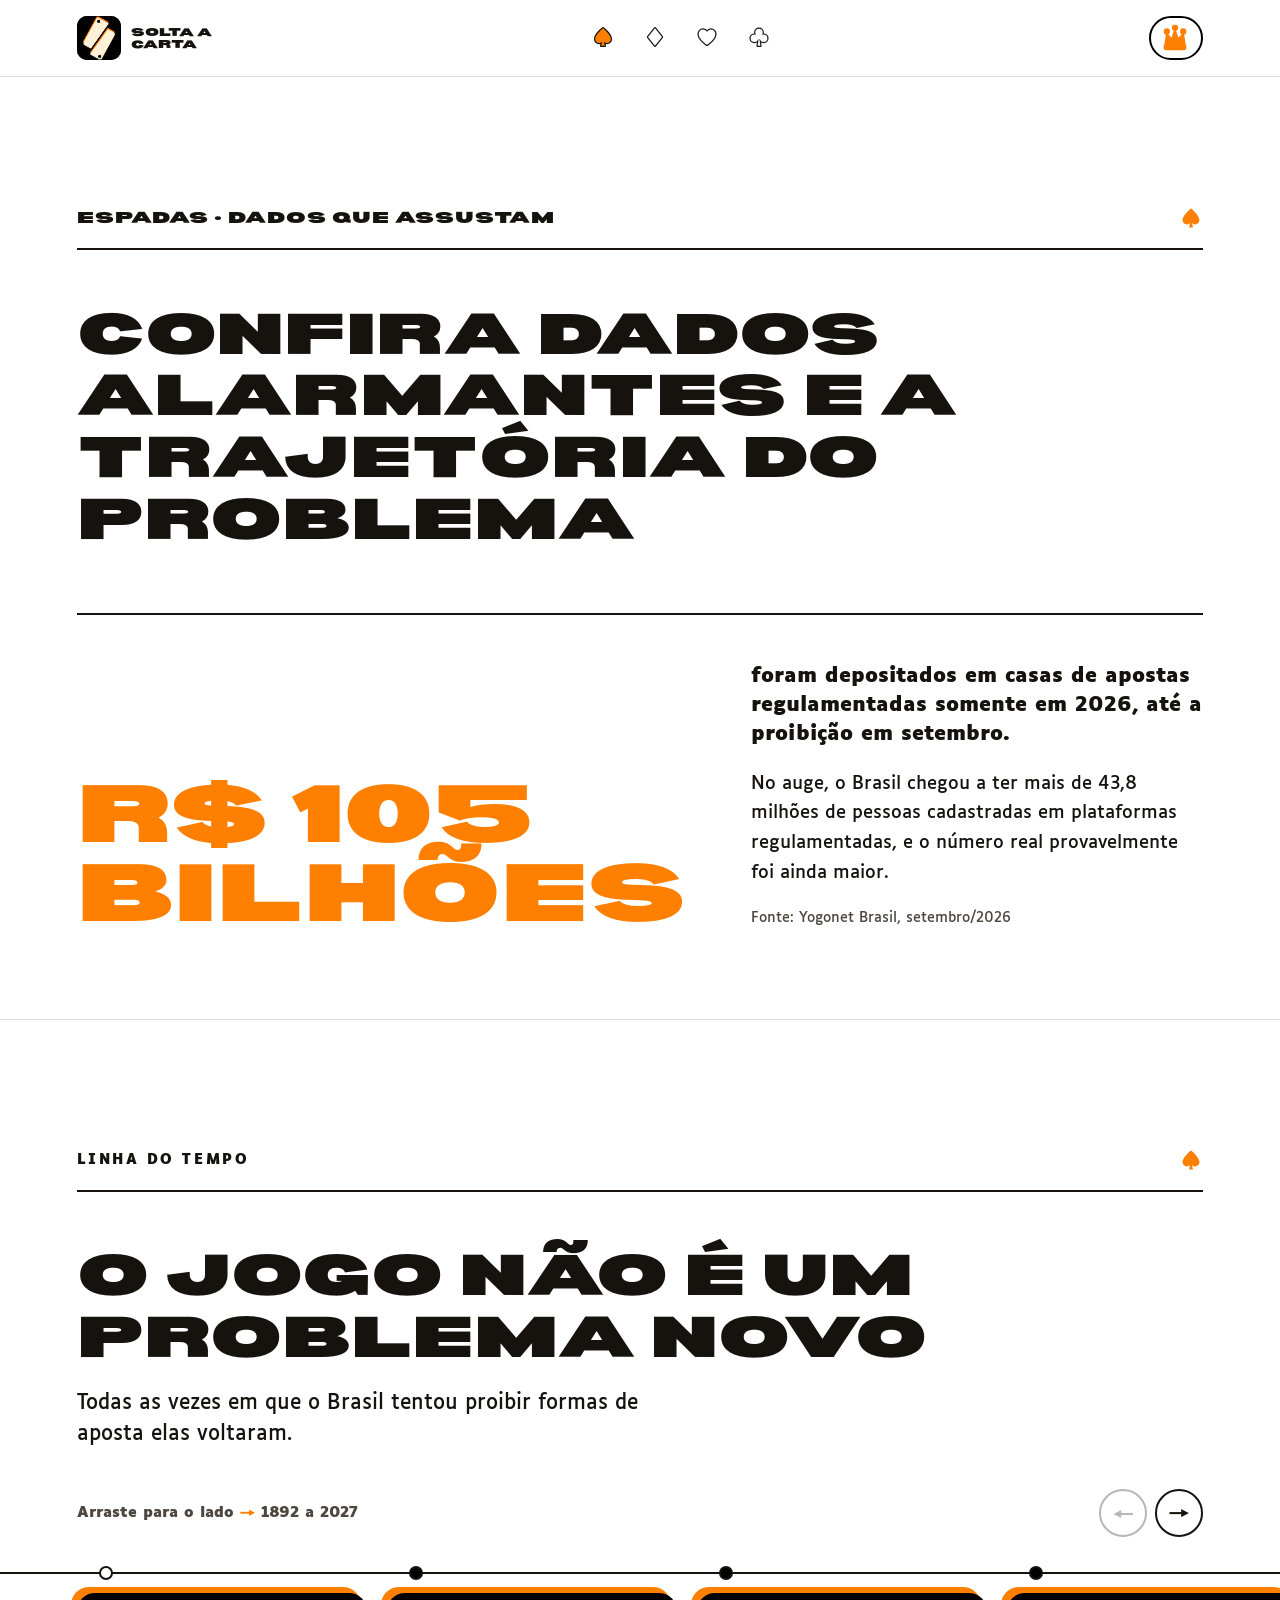
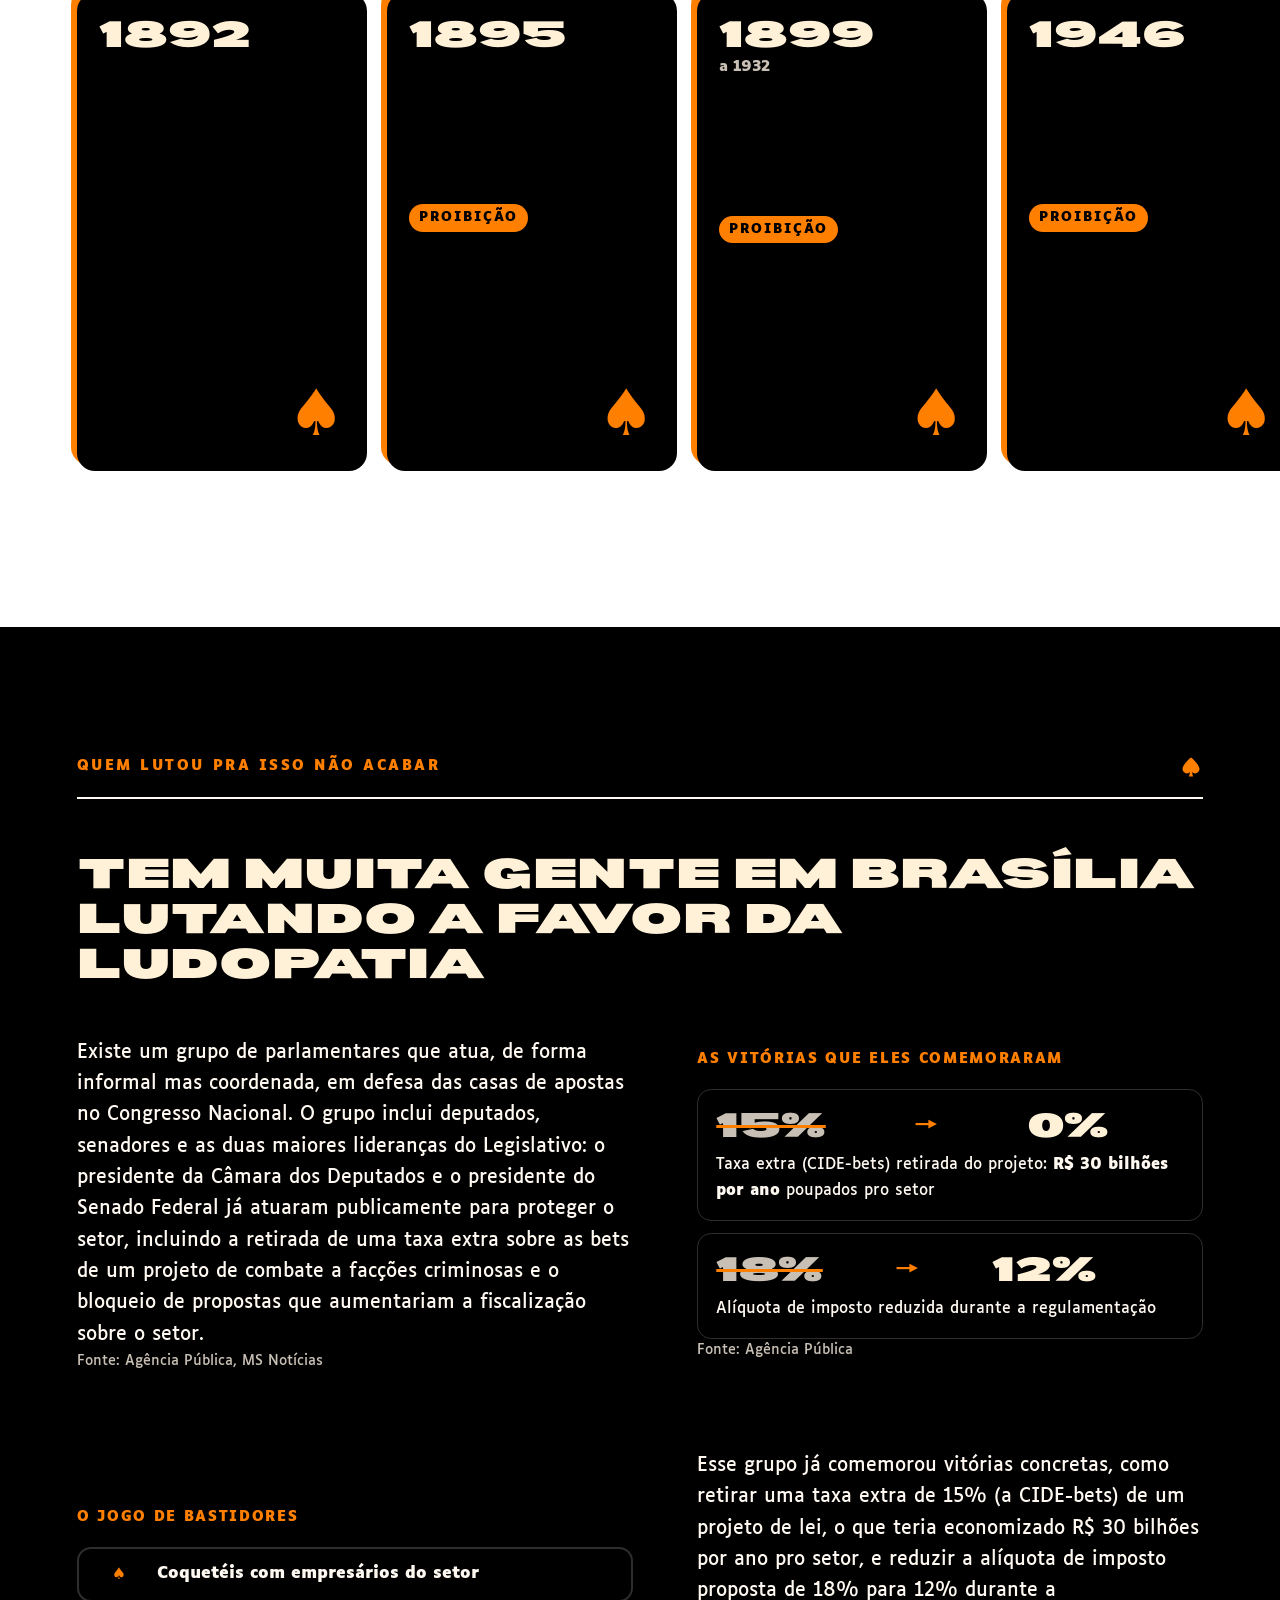
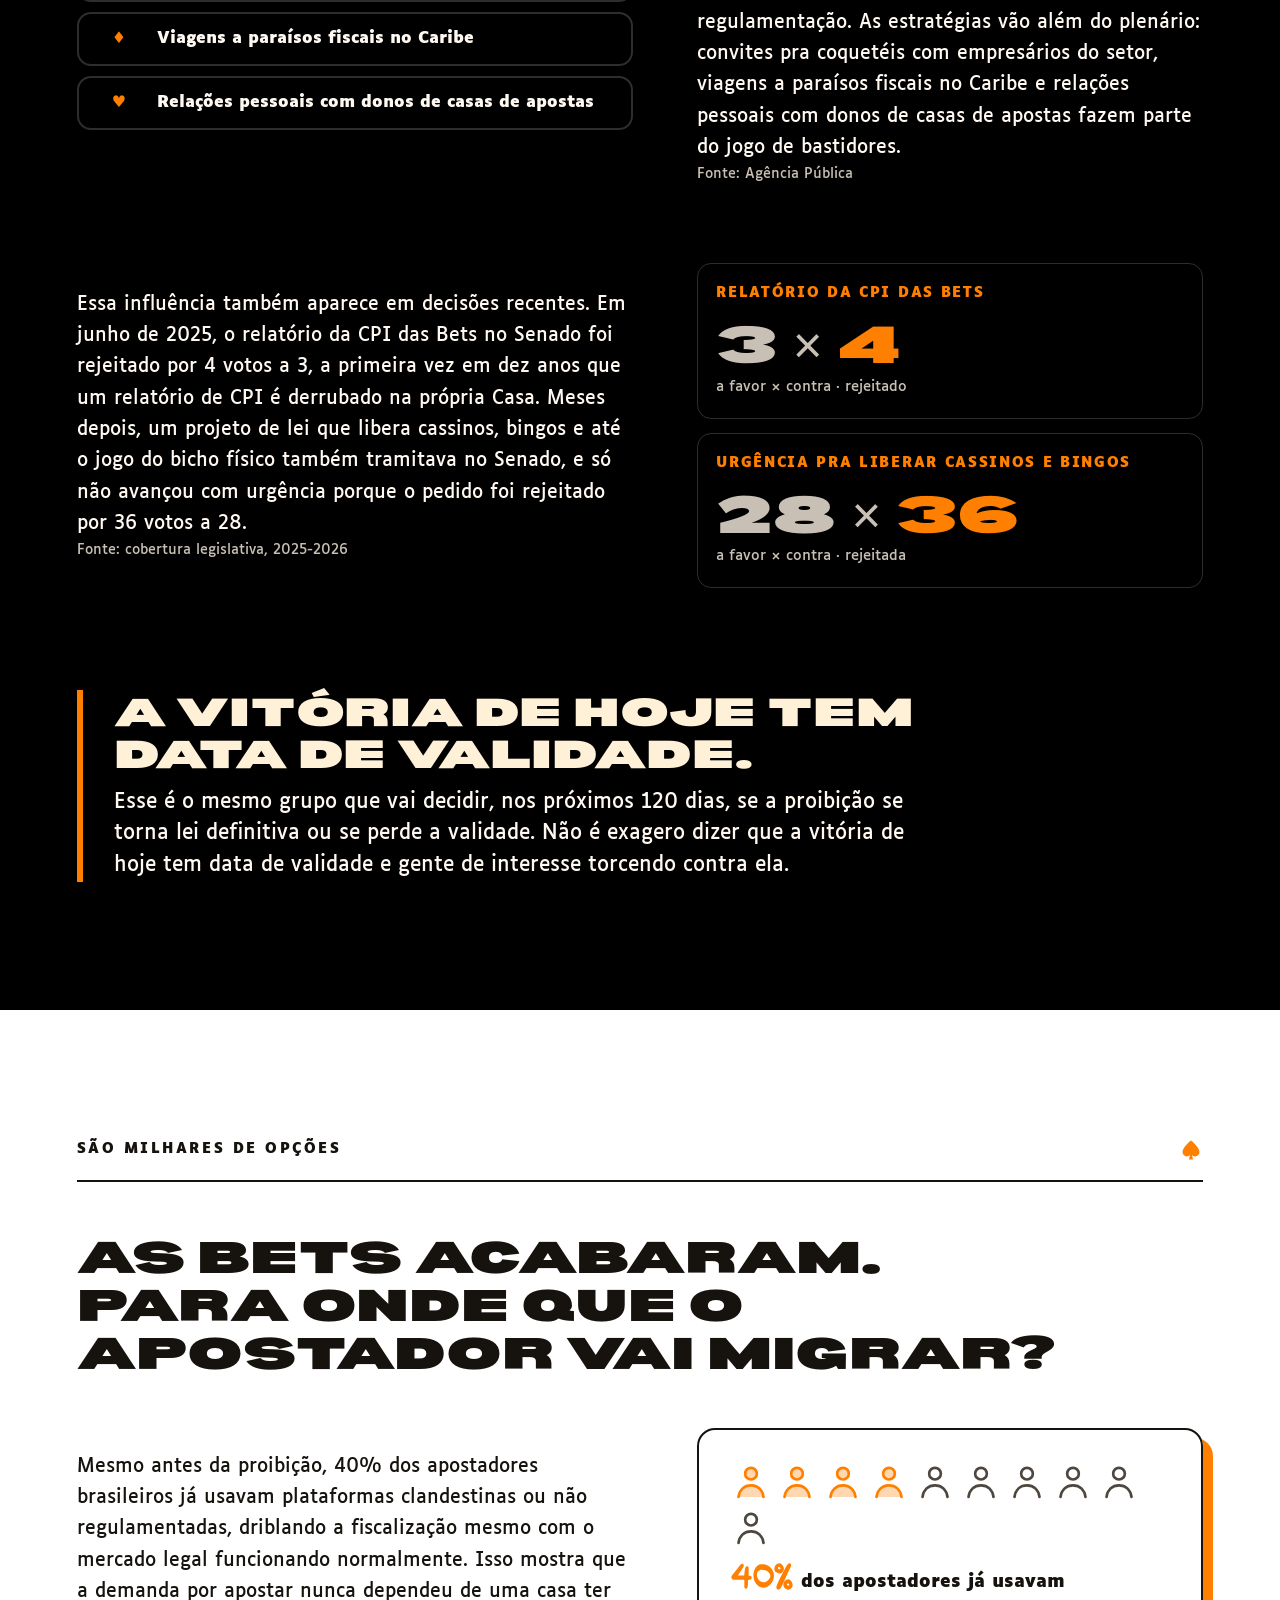
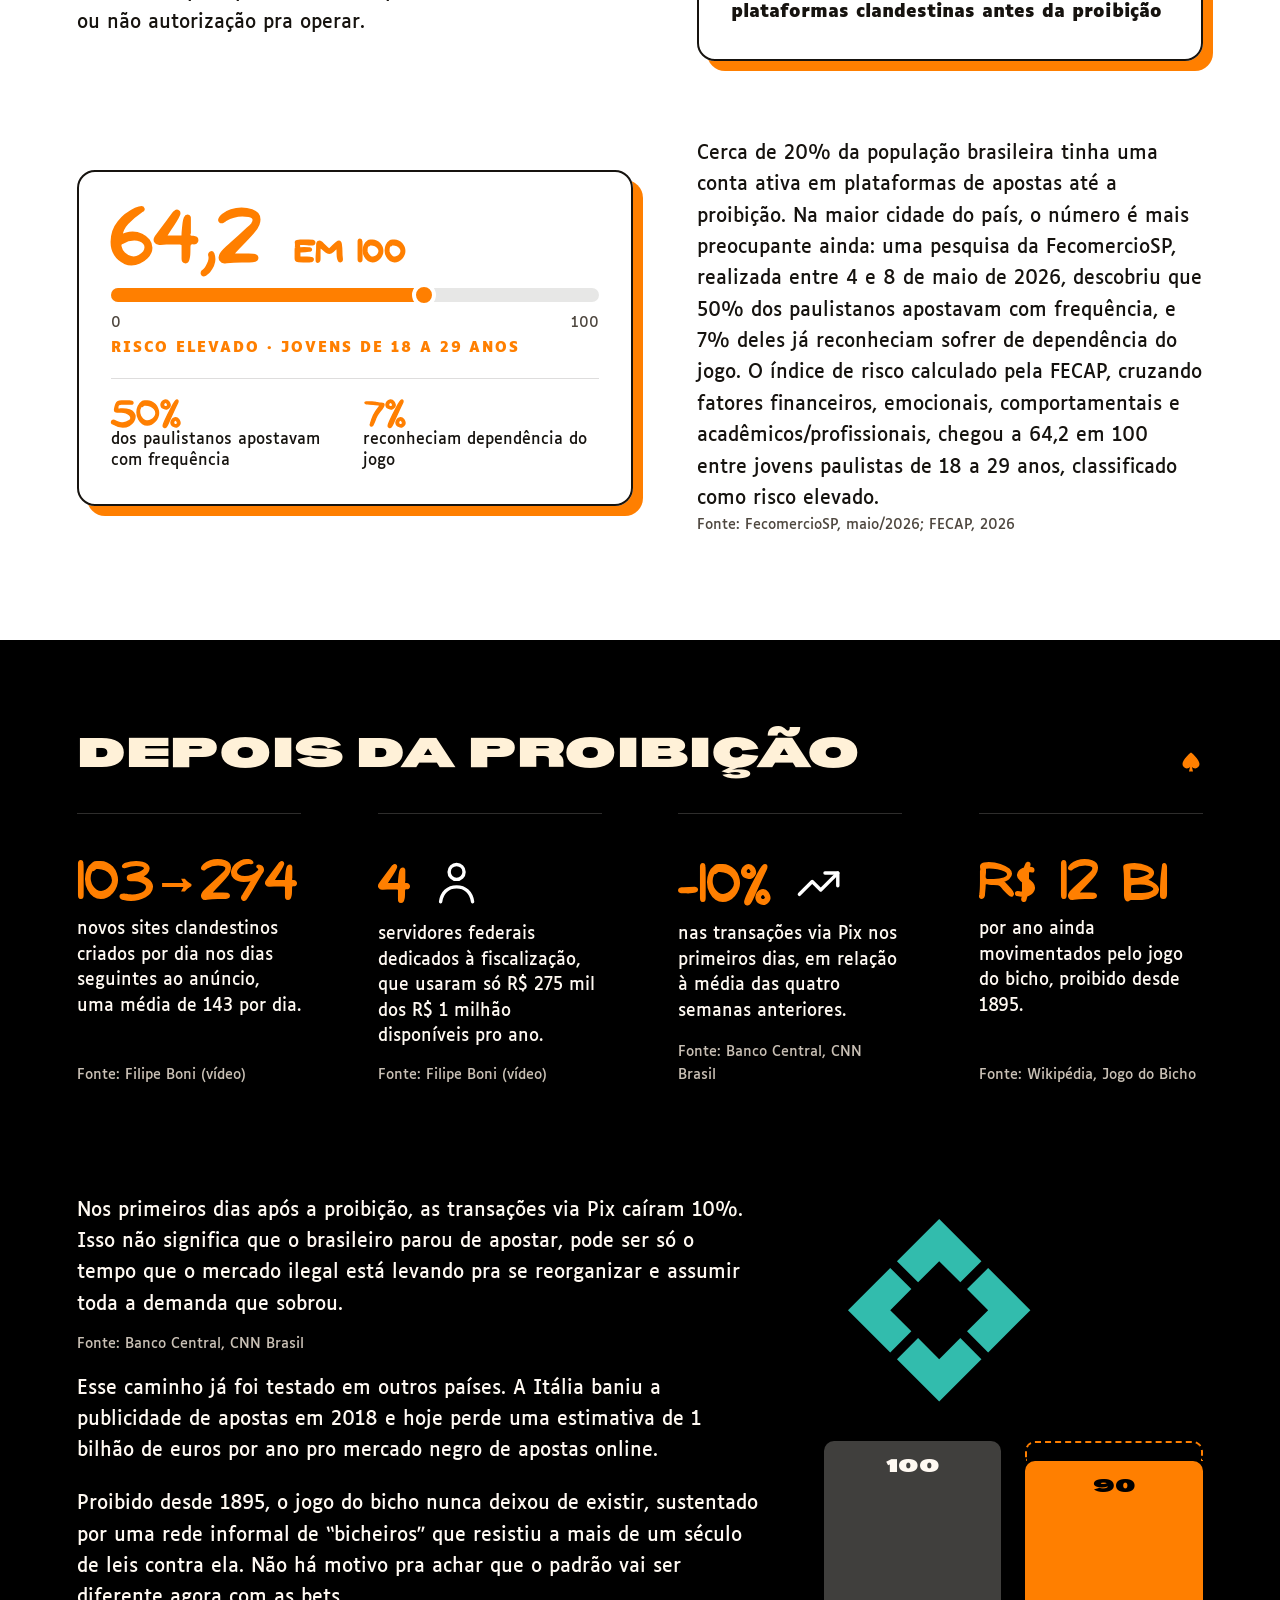
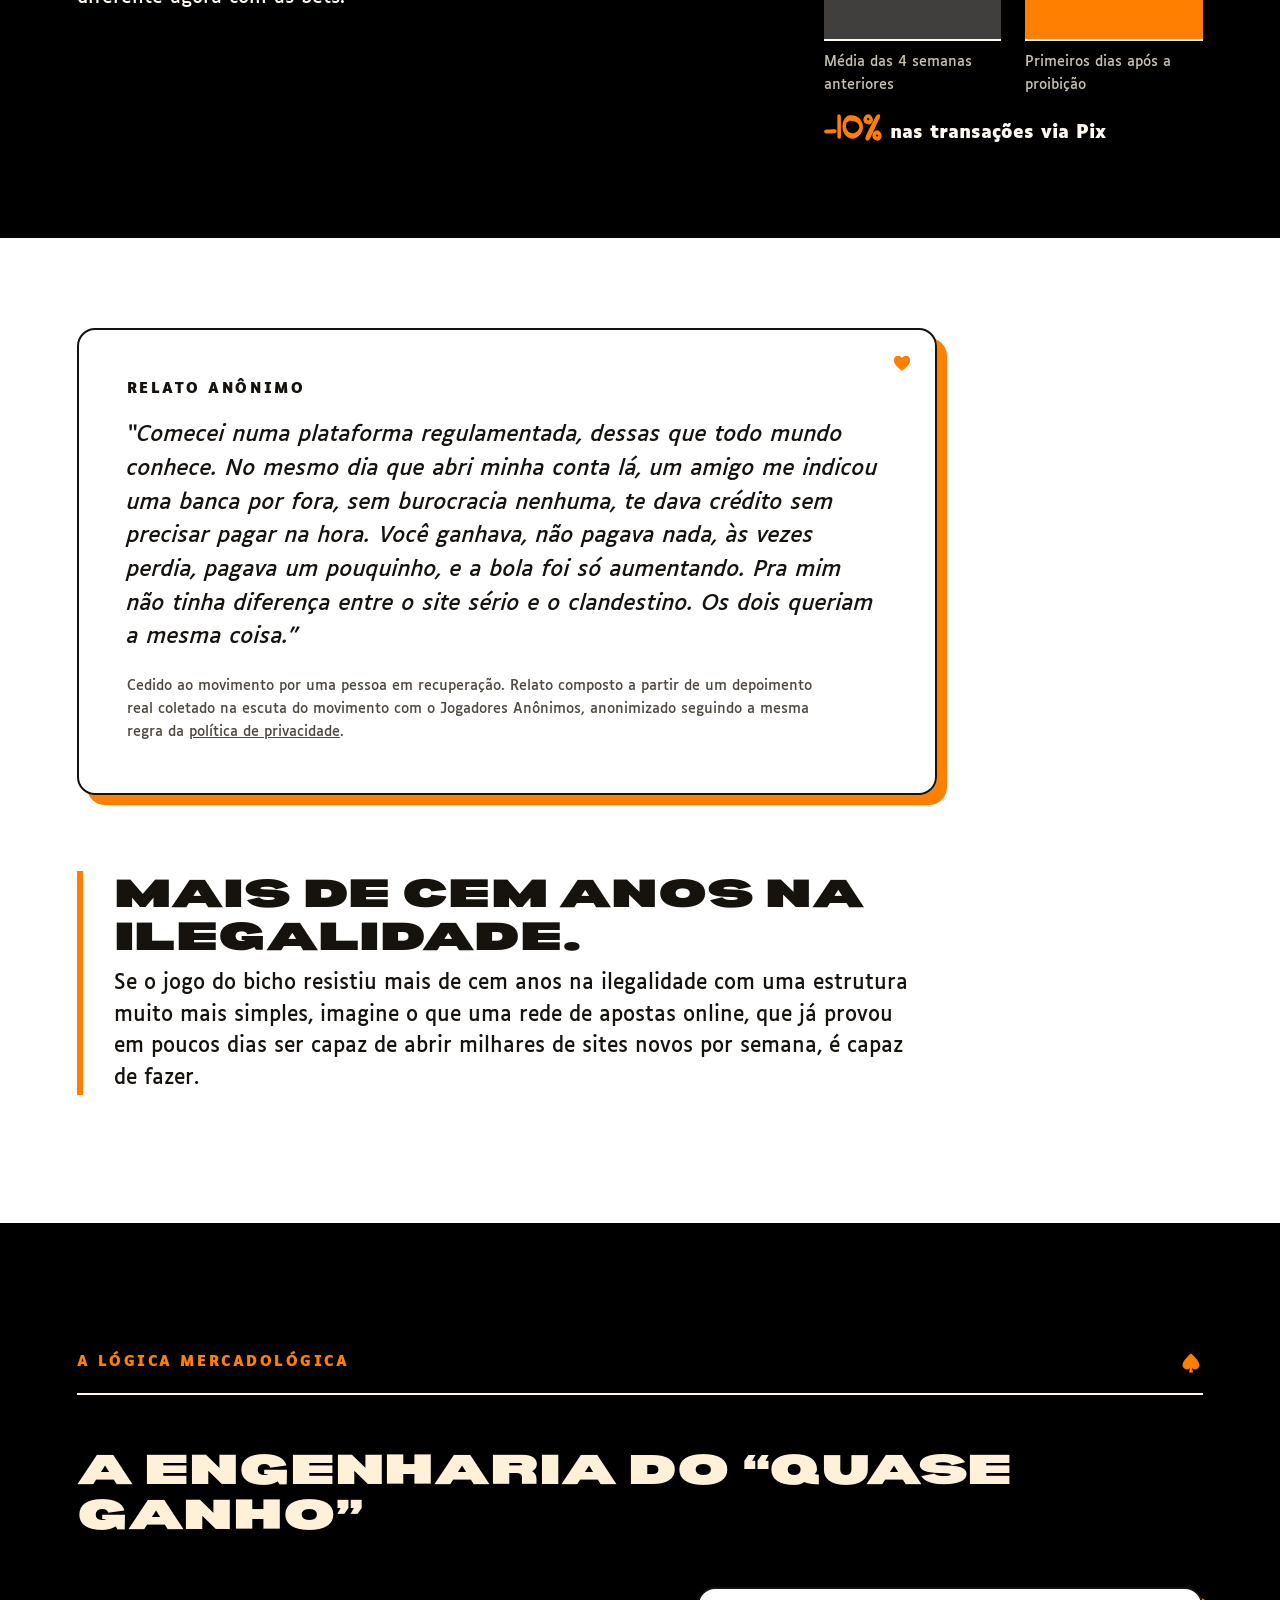
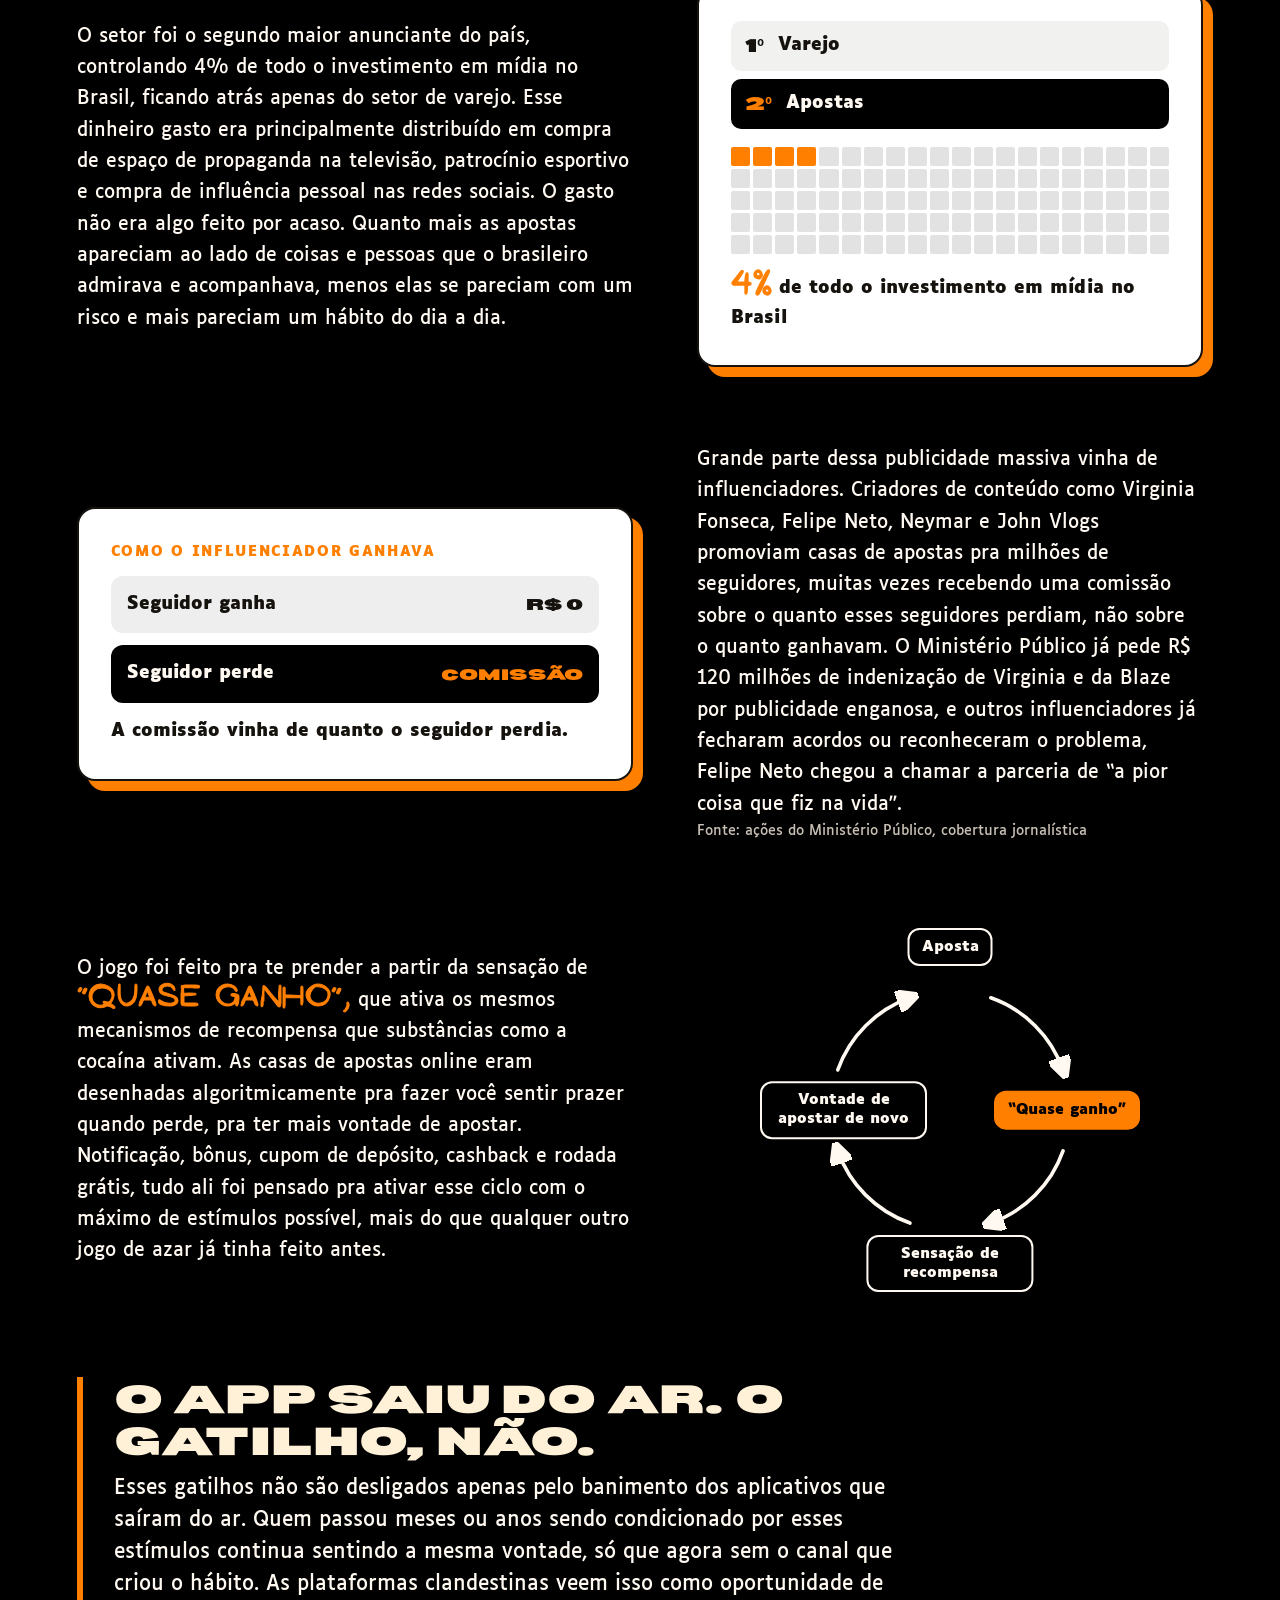
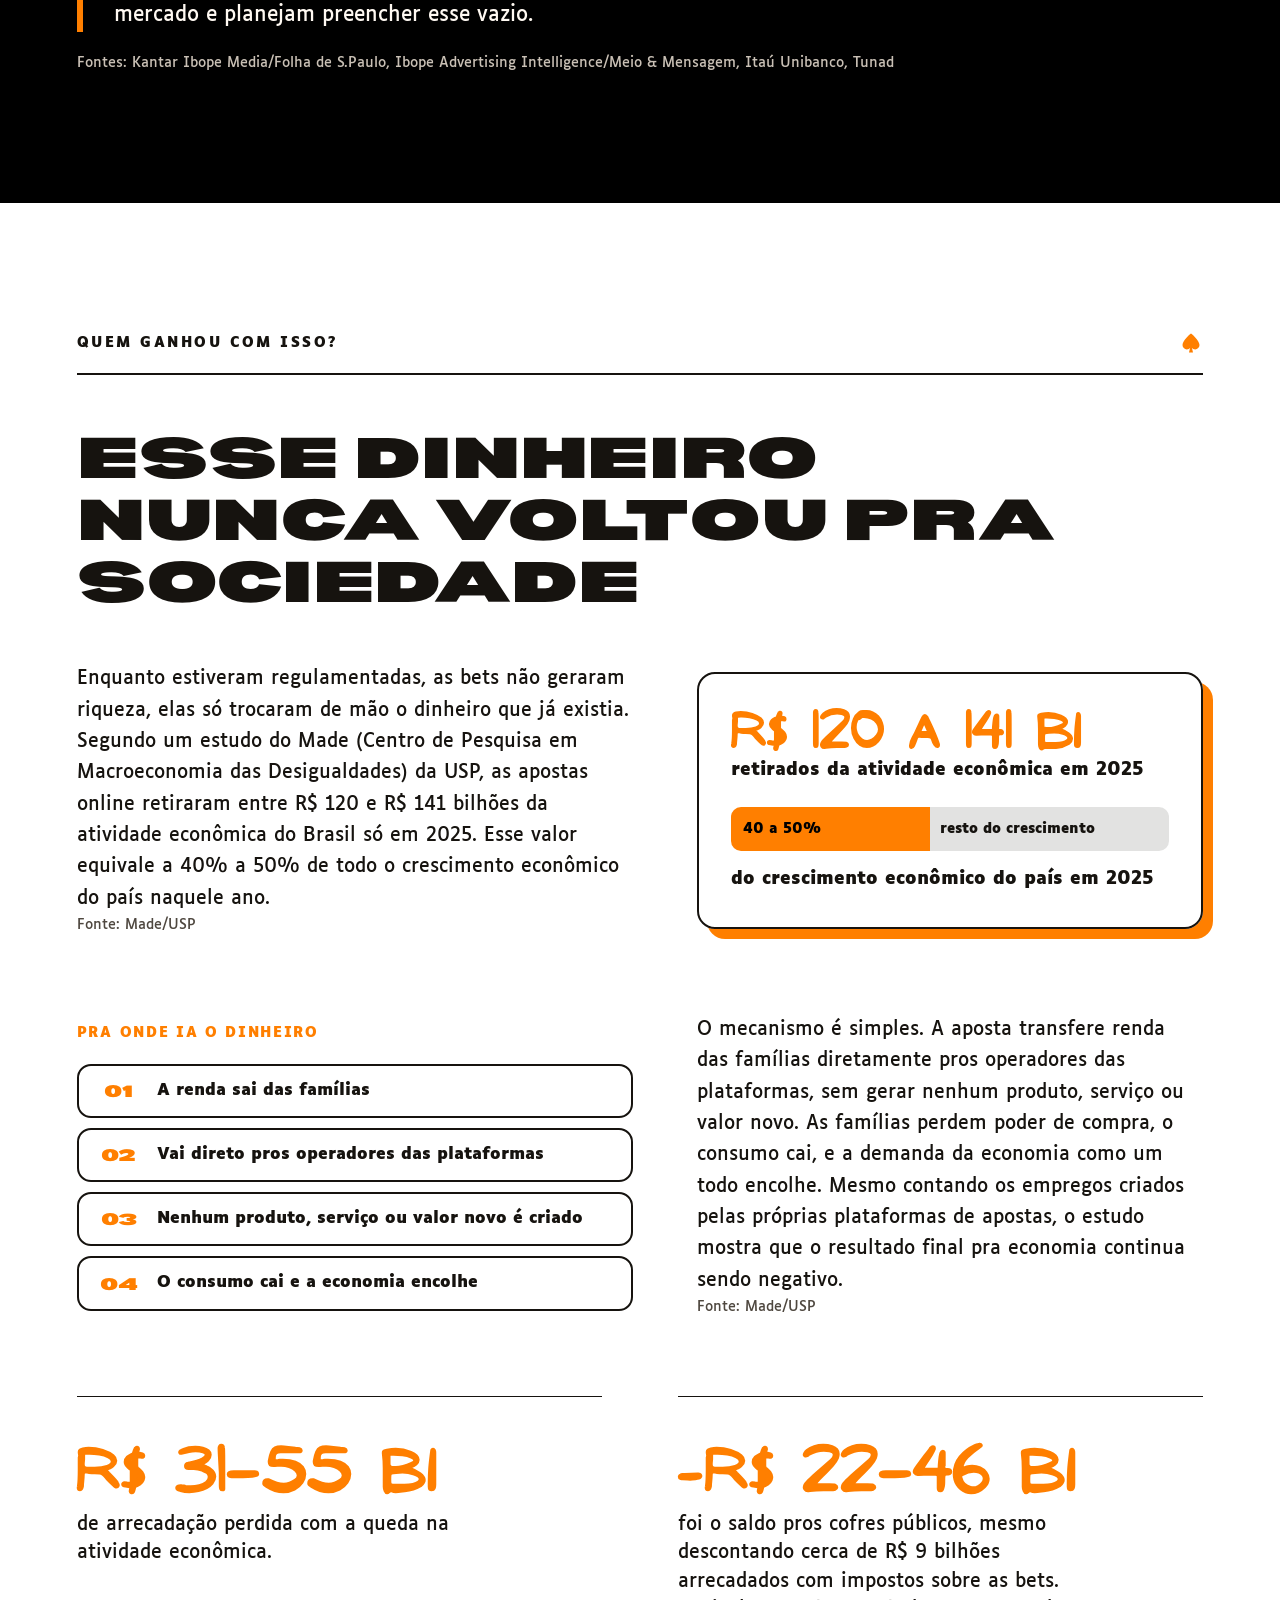
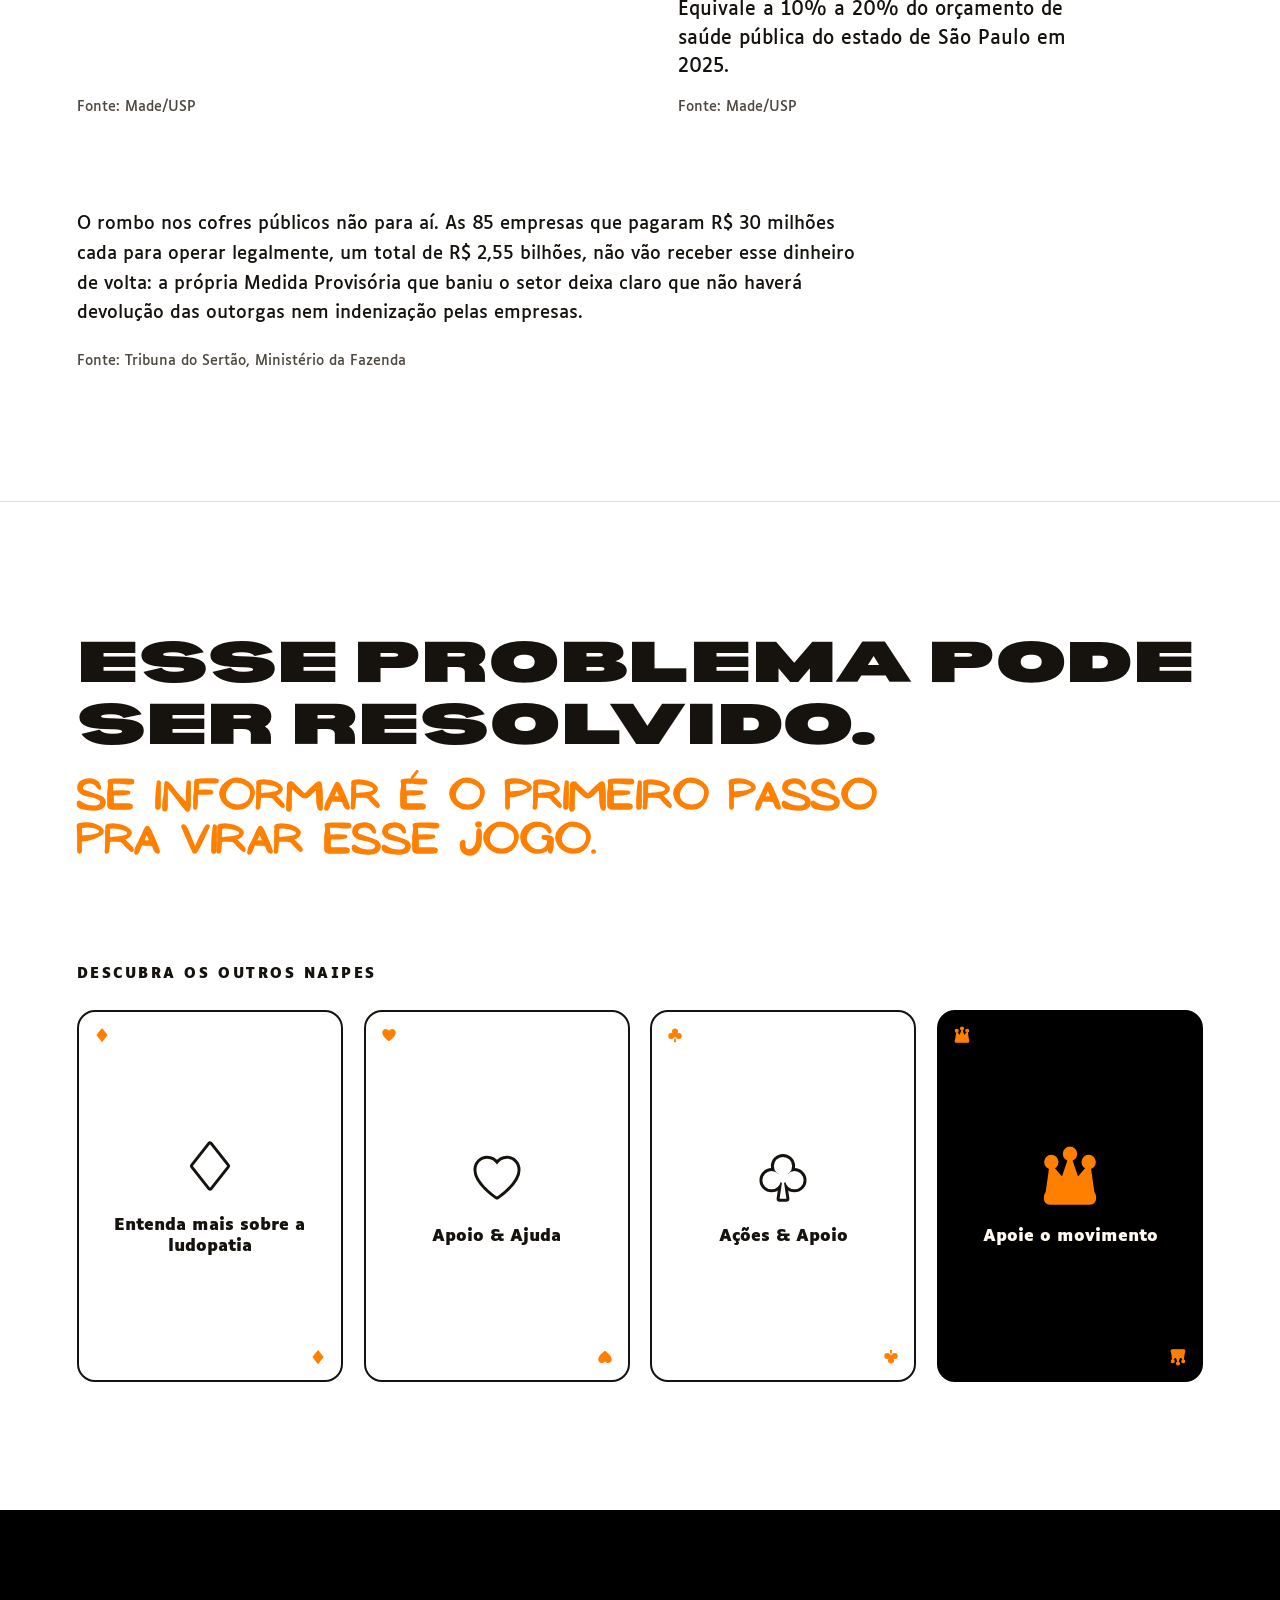
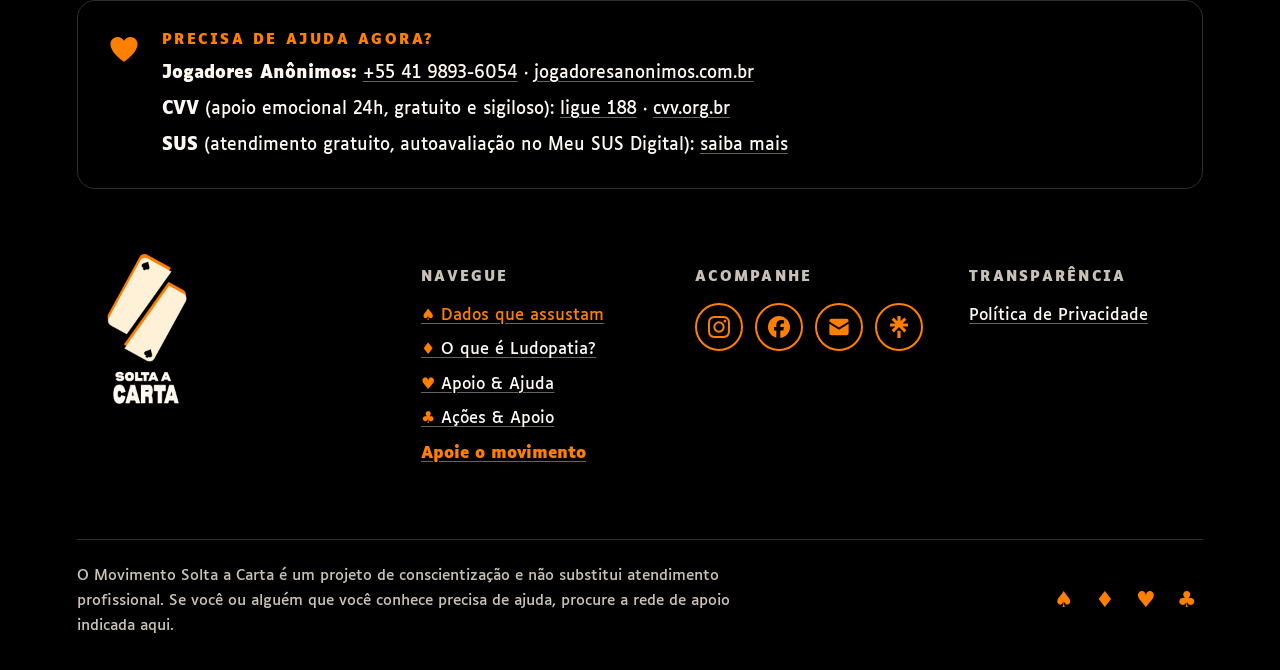
<file: dados-que-assustam.html>
<!DOCTYPE html>
<html lang="pt-BR">
<head>
  <meta charset="utf-8">
  <meta name="viewport" content="width=device-width, initial-scale=1">
  <title>Dados que assustam — Solta a Carta</title>
  <meta name="description" content="Dados alarmantes e a trajetória das apostas no Brasil: como o mercado cresceu, quanto movimenta e como foi desenhado para prender quem aposta.">
  <meta name="theme-color" content="#000000">
  <meta property="og:title" content="Dados que assustam — Solta a Carta">
  <meta property="og:description" content="Confira dados alarmantes e a trajetória do problema.">
  <meta property="og:image" content="assets/img/logo-completo.png">
  <link rel="icon" href="assets/img/logo-cartas.png">

  <link rel="preload" href="assets/fonts/bernoru-blackultraexpanded.otf" as="font" type="font/otf" crossorigin>
  <link rel="preload" href="assets/fonts/nf-ananias-regular.ttf" as="font" type="font/ttf" crossorigin>
  <link rel="preload" href="assets/fonts/Luciole-Regular.woff2" as="font" type="font/woff2" crossorigin>
  <link rel="stylesheet" href="assets/css/style.css">
</head>
<body class="page-espadas">

<!-- ============================================================
     Sprite SVG: naipes, coringa, ícones e ilustrações
     ============================================================ -->
<svg class="sprite" aria-hidden="true" focusable="false">
  <defs>
    <path id="g-spade" d="M12 2.5s-8.5 6.6-8.5 11.6c0 2.5 2 4.3 4.3 4.3 1.4 0 2.6-.6 3.3-1.6L10 21.5h4l-1.1-4.7c.7 1 1.9 1.6 3.3 1.6 2.3 0 4.3-1.8 4.3-4.3C20.5 9.1 12 2.5 12 2.5z"/>
    <path id="g-diamond" d="M12 2.5 19.5 12 12 21.5 4.5 12z"/>
    <path id="g-heart" d="M12 20.5S3 14.6 3 8.8C3 6 5.2 4 7.7 4c1.8 0 3.3 1 4.3 2.5C13 5 14.5 4 16.3 4 18.8 4 21 6 21 8.8c0 5.8-9 11.7-9 11.7z"/>
    <g id="g-club">
      <circle cx="12" cy="7.2" r="4"/>
      <circle cx="7" cy="13.4" r="4"/>
      <circle cx="17" cy="13.4" r="4"/>
      <circle cx="12" cy="12" r="2.6"/>
      <path d="M12 11.5 13.5 21.5h-3z"/>
    </g>
    <g id="g-joker" stroke-linejoin="round" stroke-width="1.6">
      <path d="M3.6 18.2 5 8.4l4.3 5L12 5.4l2.7 8 4.3-5 1.4 9.8z"/>
      <rect x="3" y="18" width="18" height="3.6" rx="1.4"/>
      <circle cx="5" cy="6.4" r="1.9"/>
      <circle cx="12" cy="3.3" r="1.9"/>
      <circle cx="19" cy="6.4" r="1.9"/>
    </g>
    <!-- Ícones de traço (viewBox 24) -->
    <g id="i-globe"><circle cx="12" cy="12" r="9"/><ellipse cx="12" cy="12" rx="4" ry="9"/><path d="M3 12h18M4.5 7.5h15M4.5 16.5h15"/></g>
    <g id="i-trend"><path d="M3 17.5 9 11.5l4 4 8-8"/><path d="M15 7.5h6v6"/></g>
    <g id="i-person"><circle cx="12" cy="7" r="3.5"/><path d="M4.5 21c.6-4.4 3.5-7 7.5-7s6.9 2.6 7.5 7"/></g>
    <g id="i-city"><path d="M3 21h18M5 21V10h6v11M11 21V4h8v17M7.5 13h1M7.5 16.5h1M14 7.5h2M14 11h2M14 14.5h2"/></g>
    <g id="i-house"><path d="M3 11.5 12 4l9 7.5M5.5 9.5V21h13V9.5M10 21v-6h4v6"/></g>
    <g id="i-bars"><path d="M4 20.5h16M7 20.5v-5M12 20.5v-9M17 20.5V7"/></g>
    <g id="i-clock"><circle cx="12" cy="12" r="9"/><path d="M12 7v5l3 2"/></g>
    <g id="i-alert"><path d="M12 3 22 20.5H2z"/><path d="M12 9.5v5M12 17.3v.1"/></g>
    <g id="i-tv"><rect x="3" y="5" width="18" height="12" rx="2"/><path d="M9 21h6M12 17v4"/></g>
    <g id="i-ball"><circle cx="12" cy="12" r="9"/><path d="M12 7.5l3.2 2.3-1.2 3.8h-4l-1.2-3.8zM12 3v4.5M15.2 9.8l4.3-1.4M14 13.6l2.6 3.6M10 13.6l-2.6 3.6M8.8 9.8 4.5 8.4"/></g>
    <g id="i-phone"><rect x="6.5" y="2.5" width="11" height="19" rx="2.5"/><path d="M10.5 18.5h3"/><circle cx="12" cy="9.5" r="2.2"/><path d="M8.8 14.6c.7-1.4 1.8-2 3.2-2s2.5.6 3.2 2"/></g>
    <g id="i-bell"><path d="M6 16v-5a6 6 0 0 1 12 0v5l1.5 2h-15zM10 20.5a2 2 0 0 0 4 0"/></g>
    <path id="i-shirt" d="M8 3 3.5 5.5 5 10l2-.8V21h10V9.2l2 .8 1.5-4.5L16 3c-.6 1.6-2.1 2.6-4 2.6S8.6 4.6 8 3z"/>

    <!-- Ilustrações da linha do tempo (viewBox 48) -->
    <g id="il-law"><path d="M12 5h17l8 8v30H12z"/><path d="M29 5v8h8M17 19h15M17 25h15M17 31h8"/><circle cx="31" cy="35" r="4.5"/></g>
    <g id="il-shirt"><path d="M16 7 7 12.5l4 9 5-2V42h16V19.5l5 2 4-9-9-5.5c-1.2 3.2-4.3 5.3-8 5.3s-6.8-2.1-8-5.3z"/><rect x="19" y="23" width="10" height="5" rx="1"/></g>
    <g id="il-phone"><rect x="14" y="4" width="20" height="40" rx="4"/><path d="M18 32l5-6 4 3 6-9M29 20h4v4M21 39h6"/></g>
    <g id="il-grid"><path d="M8 8h6v6H8zM17 8h6v6h-6zM26 8h6v6h-6zM35 8h6v6h-6zM8 17h6v6H8zM17 17h6v6h-6zM26 17h6v6h-6zM35 17h6v6h-6zM8 26h6v6H8zM17 26h6v6h-6zM26 26h6v6h-6zM35 26h6v6h-6zM8 35h6v6H8zM17 35h6v6h-6zM26 35h6v6h-6zM35 35h6v6h-6z"/></g>
    <g id="il-scales"><path d="M24 7v34M15 41h18M9 13h30"/><circle cx="24" cy="7" r="2"/><path d="M9 13 4 25h10zM39 13l-5 12h10zM4 25c0 3 2.2 5 5 5s5-2 5-5M34 25c0 3 2.2 5 5 5s5-2 5-5"/></g>
    <g id="il-search"><circle cx="20" cy="20" r="12"/><path d="M29 29l12 12M14 20h12M20 14v12"/></g>
    <g id="il-tax"><path d="M12 5h24v38l-4-3-4 3-4-3-4 3-4-3-4 3z"/><circle cx="19" cy="17" r="2.5"/><circle cx="29" cy="29" r="2.5"/><path d="M30 15 18 31"/></g>
    <g id="il-ad"><rect x="5" y="9" width="38" height="25" rx="3"/><path d="M18 42h12M24 34v8M24 15l8 13H16zM24 19.5v4M24 26v.1"/></g>
  </defs>
</svg>

<a class="skip-link" href="#conteudo">Pular para o conteúdo</a>

<!-- ============================================================
     CABEÇALHO (igual à home; Espadas marcado como página atual)
     ============================================================ -->
<header class="site-header" id="topo">
  <div class="header-inner">
    <a class="brand" href="index.html" aria-label="Solta a Carta — página inicial">
      <span class="brand-mark"><img src="assets/img/logo-cartas.png" alt="" width="1080" height="1080"></span>
      <span class="brand-word" aria-hidden="true">Solta a<br>Carta</span>
    </a>

    <nav class="suit-nav" aria-label="Seções do site">
      <ul class="suit-list">
        <li>
          <a class="suit-link" href="dados-que-assustam.html" data-label="Dados que assustam" aria-current="page">
            <svg class="suit-icon" viewBox="-2 -2 28 28" aria-hidden="true"><use href="#g-spade" class="s-out"/><use href="#g-spade" class="s-in"/></svg>
            <span class="suit-label"><span>Dados que assustam</span></span>
          </a>
        </li>
        <li>
          <a class="suit-link" href="o-que-e-ludopatia.html" data-label="O que é Ludopatia?">
            <svg class="suit-icon" viewBox="-2 -2 28 28" aria-hidden="true"><use href="#g-diamond" class="s-out"/><use href="#g-diamond" class="s-in"/></svg>
            <span class="suit-label"><span>O que é Ludopatia?</span></span>
          </a>
        </li>
        <li>
          <a class="suit-link" href="apoio-e-ajuda.html" data-label="Apoio &amp; Ajuda">
            <svg class="suit-icon" viewBox="-2 -2 28 28" aria-hidden="true"><use href="#g-heart" class="s-out"/><use href="#g-heart" class="s-in"/></svg>
            <span class="suit-label"><span>Apoio &amp; Ajuda</span></span>
          </a>
        </li>
        <li>
          <a class="suit-link" href="trevos.html" data-label="Ações &amp; Apoio">
            <svg class="suit-icon" viewBox="-2 -2 28 28" aria-hidden="true"><use href="#g-club" class="s-out"/><use href="#g-club" class="s-in"/></svg>
            <span class="suit-label"><span>Ações &amp; Apoio</span></span>
          </a>
        </li>
      </ul>
    </nav>

    <a class="suit-link joker-link" href="trevos.html#reis-e-rainhas" data-label="Apoie o movimento">
      <svg class="suit-icon joker-icon" viewBox="0 0 24 24" aria-hidden="true"><use href="#g-joker"/></svg>
      <span class="suit-label"><span>Apoie o movimento</span></span>
    </a>
  </div>

  <div class="nav-hint" id="nav-hint" aria-live="polite" hidden>
    <a class="nav-hint-link" href="#"><span class="nav-hint-label"></span><span class="nav-hint-cta">toque de novo para abrir →</span></a>
  </div>
</header>

<main id="conteudo">

  <!-- ABERTURA -->
  <section class="block page-intro" aria-labelledby="page-title">
    <div class="wrap">
      <header class="block-head">
        <p class="tag tag-display">Espadas · Dados que assustam</p>
        <svg class="tag-suit" viewBox="0 0 24 24" aria-hidden="true"><use href="#g-spade"/></svg>
      </header>
      <h1 class="display block-title page-title" id="page-title">Confira dados alarmantes e a trajetória do problema</h1>
      <figure class="opener">
        <p class="opener-num display">R$&nbsp;105<br> bilhões</p>
        <figcaption class="opener-text">
          <p class="opener-lead">foram depositados em casas de apostas regulamentadas somente em 2026, até a proibição em setembro.</p>
          <p>No auge, o Brasil chegou a ter mais de 43,8 milhões de pessoas cadastradas em plataformas regulamentadas, e o número real provavelmente foi ainda maior.</p>
          <p class="src">Fonte: Yogonet Brasil, setembro/2026</p>
        </figcaption>
      </figure>
    </div>
  </section>

  <!-- LINHA DO TEMPO HORIZONTAL -->
  <section class="block" id="linha-do-tempo" aria-labelledby="tl-title">
    <div class="wrap">
      <header class="block-head">
        <p class="tag">Linha do tempo</p>
        <svg class="tag-suit" viewBox="0 0 24 24" aria-hidden="true"><use href="#g-spade"/></svg>
      </header>
      <h2 class="display block-title" id="tl-title">O jogo não é um problema novo</h2>
      <p class="page-lead">Todas as vezes em que o Brasil tentou proibir formas de aposta elas voltaram.</p>
      <div class="rail-head">
        <p class="rail-hint">Arraste para o lado <span aria-hidden="true">→</span> 1892 a 2027</p>
        <div class="rail-btns">
          <button type="button" class="rail-btn" data-rail-prev aria-label="Voltar na linha do tempo">←</button>
          <button type="button" class="rail-btn" data-rail-next aria-label="Avançar na linha do tempo">→</button>
        </div>
      </div>
    </div>
    <div class="rail-wrap">
      <ol class="rail" data-rail tabindex="0" aria-label="Linha do tempo, de 1892 a 2027">
        <li class="ri flip"><button class="flip-toggle" type="button" aria-pressed="false" aria-label="1892: virar a carta"></button><div class="flip-inner"><div class="flip-front ri-front" aria-hidden="true"><p class="ri-year display">1892</p><span class="ri-pip">♠</span></div><div class="flip-back ri-back"><p class="ri-year display">1892</p><p class="ri-text">3 de julho: acontece o primeiro sorteio do jogo do bicho, com o avestruz sendo o animal sorteado. Nasce a modalidade de aposta mais popular da história do Brasil.</p><p class="ri-src">Fonte: Wikipédia, Jogo do Bicho</p></div></div></li>
        <li class="ri ri-ban flip"><button class="flip-toggle" type="button" aria-pressed="false" aria-label="1895: virar a carta"></button><div class="flip-inner"><div class="flip-front ri-front" aria-hidden="true"><p class="ri-year display">1895</p><p class="ri-tagx">Proibição</p><span class="ri-pip">♠</span></div><div class="flip-back ri-back"><p class="ri-year display">1895</p><p class="ri-text">Sob pressão popular, o prefeito do Rio de Janeiro proíbe o jogo do bicho. A proibição não funciona, e o jogo migra pra clandestinidade, onde segue até hoje.</p><p class="ri-src">Fonte: Wikipédia, Jogo do Bicho</p></div></div></li>
        <li class="ri ri-ban flip"><button class="flip-toggle" type="button" aria-pressed="false" aria-label="1899 a 1932: virar a carta"></button><div class="flip-inner"><div class="flip-front ri-front" aria-hidden="true"><p class="ri-year display">1899<small>a 1932</small></p><p class="ri-tagx">Proibição</p><span class="ri-pip">♠</span></div><div class="flip-back ri-back"><p class="ri-year display">1899<small>a 1932</small></p><p class="ri-text">Uma sequência de leis tenta conter o jogo do bicho com penas cada vez mais duras, prisão de até seis meses em 1910, contravenção penal inafiançável em 1932. Nada disso desmonta a rede, porque nunca houve um combate real contra as estruturas que sustentavam as apostas, só punição pra quem jogava.</p><p class="ri-src">Fonte: Leis 628/1899, 2.321/1910, Decreto-Lei 21.143/1932</p></div></div></li>
        <li class="ri ri-ban flip"><button class="flip-toggle" type="button" aria-pressed="false" aria-label="1946: virar a carta"></button><div class="flip-inner"><div class="flip-front ri-front" aria-hidden="true"><p class="ri-year display">1946</p><p class="ri-tagx">Proibição</p><span class="ri-pip">♠</span></div><div class="flip-back ri-back"><p class="ri-year display">1946</p><p class="ri-text">O presidente Eurico Gaspar Dutra assina o Decreto-Lei 9.215, proibindo todos os jogos de azar no Brasil, cassinos inclusive. A rede clandestina que já sustentava o jogo do bicho absorve a demanda que sobra.</p><p class="ri-src">Fonte: Decreto-Lei 9.215/1946</p></div></div></li>
        <li class="ri flip"><button class="flip-toggle" type="button" aria-pressed="false" aria-label="1967: virar a carta"></button><div class="flip-inner"><div class="flip-front ri-front" aria-hidden="true"><p class="ri-year display">1967</p><span class="ri-pip">♠</span></div><div class="flip-back ri-back"><p class="ri-year display">1967</p><p class="ri-text">A União cria a loteria federal e assume o monopólio dos jogos de azar legais no país.</p><p class="ri-src">Fonte: Gambling in Brazil, Wikipedia</p></div></div></li>
        <li class="ri flip"><button class="flip-toggle" type="button" aria-pressed="false" aria-label="1993: virar a carta"></button><div class="flip-inner"><div class="flip-front ri-front" aria-hidden="true"><p class="ri-year display">1993</p><span class="ri-pip">♠</span></div><div class="flip-back ri-back"><p class="ri-year display">1993</p><p class="ri-text">Bingos e caça-níqueis são legalizados temporariamente.</p><p class="ri-src">Fonte: Gambling in Brazil, Wikipedia</p></div></div></li>
        <li class="ri ri-ban flip"><button class="flip-toggle" type="button" aria-pressed="false" aria-label="2004: virar a carta"></button><div class="flip-inner"><div class="flip-front ri-front" aria-hidden="true"><p class="ri-year display">2004</p><p class="ri-tagx">Proibição</p><span class="ri-pip">♠</span></div><div class="flip-back ri-back"><p class="ri-year display">2004</p><p class="ri-text">O governo Lula edita a MP 168, proibindo bingos e caça-níqueis após o escândalo Valdomiro Diniz. A proibição dura apenas cerca de 70 dias: o Senado rejeita a medida por 32 votos a 31, e os bingos voltam a funcionar amparados por liminares judiciais até o STF proibir definitivamente o jogo em 2007.</p><p class="ri-src">Fonte: Senado Notícias, BNLData</p></div></div></li>
        <li class="ri flip"><button class="flip-toggle" type="button" aria-pressed="false" aria-label="2018: virar a carta"></button><div class="flip-inner"><div class="flip-front ri-front" aria-hidden="true"><p class="ri-year display">2018</p><span class="ri-pip">♠</span></div><div class="flip-back ri-back"><p class="ri-year display">2018</p><p class="ri-text">Dezembro: Michel Temer sanciona a Lei 13.756, abrindo caminho pras apostas esportivas de quota fixa no Brasil.</p><p class="ri-src">Fonte: Lei 13.756/2018</p></div></div></li>
        <li class="ri flip"><button class="flip-toggle" type="button" aria-pressed="false" aria-label="2019: virar a carta"></button><div class="flip-inner"><div class="flip-front ri-front" aria-hidden="true"><p class="ri-year display">2019</p><span class="ri-pip">♠</span></div><div class="flip-back ri-back"><p class="ri-year display">2019</p><p class="ri-text">O Fortaleza estampa a NetBet na camisa, o primeiro patrocínio de uma casa de apostas num clube brasileiro. Nove meses depois, 65% dos times da Série A já tinham uma bet no peito.</p><p class="ri-src">Fonte: Máquina do Esporte, Exame</p></div></div></li>
        <li class="ri flip"><button class="flip-toggle" type="button" aria-pressed="false" aria-label="2020: virar a carta"></button><div class="flip-inner"><div class="flip-front ri-front" aria-hidden="true"><p class="ri-year display">2020</p><span class="ri-pip">♠</span></div><div class="flip-back ri-back"><p class="ri-year display">2020</p><p class="ri-text">O mercado já movimenta R$ 7 bilhões por ano no começo da pandemia.</p><p class="ri-src">Fonte: BNLData</p></div></div></li>
        <li class="ri flip"><button class="flip-toggle" type="button" aria-pressed="false" aria-label="2023: virar a carta"></button><div class="flip-inner"><div class="flip-front ri-front" aria-hidden="true"><p class="ri-year display">2023</p><span class="ri-pip">♠</span></div><div class="flip-back ri-back"><p class="ri-year display">2023</p><p class="ri-text">Lula sanciona a Lei 14.790, regulamentando as bets e ampliando o escopo pra cassinos online. 14 milhões de brasileiros já apostam, movimentando uma estimativa de R$ 120 bilhões.</p><p class="ri-src">Fonte: Lei 14.790/2023, Exame</p></div></div></li>
        <li class="ri flip"><button class="flip-toggle" type="button" aria-pressed="false" aria-label="2024: virar a carta"></button><div class="flip-inner"><div class="flip-front ri-front" aria-hidden="true"><p class="ri-year display">2024</p><span class="ri-pip">♠</span></div><div class="flip-back ri-back"><p class="ri-year display">2024</p><p class="ri-text">O Congresso instala a CPI das Bets pra investigar lavagem de dinheiro e endividamento de famílias. 23 milhões de brasileiros já apostam.</p><p class="ri-src">Fonte: CPI das Bets, Banco Central</p></div></div></li>
        <li class="ri flip"><button class="flip-toggle" type="button" aria-pressed="false" aria-label="2025: virar a carta"></button><div class="flip-inner"><div class="flip-front ri-front" aria-hidden="true"><p class="ri-year display">2025</p><span class="ri-pip">♠</span></div><div class="flip-back ri-back"><p class="ri-year display">2025</p><p class="ri-text">O mercado federal regulado entra oficialmente em vigor, com cobrança de impostos. A movimentação mensal já bate R$ 30 bilhões.</p><p class="ri-src">Fonte: Senado Notícias, Exame</p></div></div></li>
        <li class="ri flip"><button class="flip-toggle" type="button" aria-pressed="false" aria-label="2026 julho: virar a carta"></button><div class="flip-inner"><div class="flip-front ri-front" aria-hidden="true"><p class="ri-year display">2026<small>julho</small></p><span class="ri-pip">♠</span></div><div class="flip-back ri-back"><p class="ri-year display">2026<small>julho</small></p><p class="ri-text">O governo exige aviso nos anúncios, “aposta não é investimento”. Os cadastros chegam a 43,8 milhões.</p><p class="ri-src">Fonte: CNN Brasil, Yogonet Brasil</p></div></div></li>
        <li class="ri ri-ban ri-key flip"><button class="flip-toggle" type="button" aria-pressed="false" aria-label="2026 25 de setembro: virar a carta"></button><div class="flip-inner"><div class="flip-front ri-front" aria-hidden="true"><p class="ri-year display">2026<small>25 de setembro</small></p><p class="ri-tagx">Proibição</p><span class="ri-pip">♠</span></div><div class="flip-back ri-back"><p class="ri-year display">2026<small>25 de setembro</small></p><p class="ri-text">Lula assina a Medida Provisória que proíbe as bets e cassinos online em todo o território nacional.</p></div></div></li>
        <li class="ri ri-key flip"><button class="flip-toggle" type="button" aria-pressed="false" aria-label="2026 6 de outubro: virar a carta"></button><div class="flip-inner"><div class="flip-front ri-front" aria-hidden="true"><p class="ri-year display">2026<small>6 de outubro</small></p><span class="ri-pip">♠</span></div><div class="flip-back ri-back"><p class="ri-year display">2026<small>6 de outubro</small></p><p class="ri-text">Os sites e aplicativos de apostas saem do ar no Brasil.</p></div></div></li>
        <li class="ri ri-sac flip"><button class="flip-toggle" type="button" aria-pressed="false" aria-label="2026 outubro: virar a carta"></button><div class="flip-inner"><div class="flip-front ri-front" aria-hidden="true"><p class="ri-year display">2026<small>outubro</small></p><span class="ri-pip">♠</span></div><div class="flip-back ri-back"><p class="ri-year display">2026<small>outubro</small></p><p class="ri-text">Nasce o Movimento <strong>Solta a Carta</strong>.</p></div></div></li>
        <li class="ri ri-cta"><p class="ri-year display">2027</p><p class="ri-hand hand">Temos a oportunidade de dar um basta para as bets.</p><a class="btn btn-primary" href="trevos.html#reis-e-rainhas">Apoie o movimento</a></li>
      </ol>
    </div>
  </section>

  <!-- BRASÍLIA -->
  <section class="block block-dark" id="brasilia" aria-labelledby="bsb-title">
    <div class="wrap">
      <header class="block-head on-dark"><p class="tag">Quem lutou pra isso não acabar</p><svg class="tag-suit" viewBox="0 0 24 24" aria-hidden="true"><use href="#g-spade"/></svg></header>
      <h2 class="display band-title" id="bsb-title">Tem muita gente em Brasília lutando a favor da ludopatia</h2>
      <div class="mm">
        <div class="mm-row reveal">
          <div class="mm-text"><p>Existe um grupo de parlamentares que atua, de forma informal mas coordenada, em defesa das casas de apostas no Congresso Nacional. O grupo inclui deputados, senadores e as duas maiores lideranças do Legislativo: o presidente da Câmara dos Deputados e o presidente do Senado Federal já atuaram publicamente para proteger o setor, incluindo a retirada de uma taxa extra sobre as bets de um projeto de combate a facções criminosas e o bloqueio de propostas que aumentariam a fiscalização sobre o setor.</p><p class="fig-src">Fonte: Agência Pública, MS Notícias</p></div>
          <figure class="mm-visual">
            <p class="quit-label">As vitórias que eles comemoraram</p>
            <div class="wins">
              <div class="win"><p class="win-from display">15%</p><p class="win-arrow" aria-hidden="true">→</p><p class="win-to display">0%</p><p class="win-cap">Taxa extra (CIDE-bets) retirada do projeto: <strong>R$ 30 bilhões por ano</strong> poupados pro setor</p></div>
              <div class="win"><p class="win-from display">18%</p><p class="win-arrow" aria-hidden="true">→</p><p class="win-to display">12%</p><p class="win-cap">Alíquota de imposto reduzida durante a regulamentação</p></div>
            </div>
            <figcaption class="fig-src">Fonte: Agência Pública</figcaption>
          </figure>
        </div>
        <div class="mm-row mm-row-rev reveal">
          <div class="mm-text"><p>Esse grupo já comemorou vitórias concretas, como retirar uma taxa extra de 15% (a CIDE-bets) de um projeto de lei, o que teria economizado R$ 30 bilhões por ano pro setor, e reduzir a alíquota de imposto proposta de 18% para 12% durante a regulamentação. As estratégias vão além do plenário: convites pra coquetéis com empresários do setor, viagens a paraísos fiscais no Caribe e relações pessoais com donos de casas de apostas fazem parte do jogo de bastidores.</p><p class="fig-src">Fonte: Agência Pública</p></div>
          <figure class="mm-visual">
            <p class="quit-label">O jogo de bastidores</p>
            <ul class="stack stack-dark">
              <li><span class="stack-n">♠</span>Coquetéis com empresários do setor</li>
              <li><span class="stack-n">♦</span>Viagens a paraísos fiscais no Caribe</li>
              <li><span class="stack-n">♥</span>Relações pessoais com donos de casas de apostas</li>
            </ul>
          </figure>
        </div>
        <div class="mm-row reveal">
          <div class="mm-text"><p>Essa influência também aparece em decisões recentes. Em junho de 2025, o relatório da CPI das Bets no Senado foi rejeitado por 4 votos a 3, a primeira vez em dez anos que um relatório de CPI é derrubado na própria Casa. Meses depois, um projeto de lei que libera cassinos, bingos e até o jogo do bicho físico também tramitava no Senado, e só não avançou com urgência porque o pedido foi rejeitado por 36 votos a 28.</p><p class="fig-src">Fonte: cobertura legislativa, 2025-2026</p></div>
          <figure class="mm-visual votes">
            <div class="vote"><p class="quit-label">Relatório da CPI das Bets</p><p class="vote-score display"><span class="vote-a">3</span> × <span class="vote-b">4</span></p><p class="vote-cap">a favor × contra · rejeitado</p></div>
            <div class="vote"><p class="quit-label">Urgência pra liberar cassinos e bingos</p><p class="vote-score display"><span class="vote-a">28</span> × <span class="vote-b">36</span></p><p class="vote-cap">a favor × contra · rejeitada</p></div>
          </figure>
        </div>
      </div>
      <p class="mm-statement on-dark-statement reveal"><span class="display">A vitória de hoje tem data de validade.</span> Esse é o mesmo grupo que vai decidir, nos próximos 120 dias, se a proibição se torna lei definitiva ou se perde a validade. Não é exagero dizer que a vitória de hoje tem data de validade e gente de interesse torcendo contra ela.</p>
    </div>
  </section>

  <!-- MIGRAÇÃO -->
  <section class="block" id="migracao" aria-labelledby="mig-title">
    <div class="wrap">
      <header class="block-head"><p class="tag">São milhares de opções</p><svg class="tag-suit" viewBox="0 0 24 24" aria-hidden="true"><use href="#g-spade"/></svg></header>
      <h2 class="display block-title mig-title" id="mig-title">As bets acabaram.<br> Para onde que o<br> apostador vai migrar?</h2>
      <div class="mm">
        <div class="mm-row reveal">
          <div class="mm-text"><p>Mesmo antes da proibição, 40% dos apostadores brasileiros já usavam plataformas clandestinas ou não regulamentadas, driblando a fiscalização mesmo com o mercado legal funcionando normalmente. Isso mostra que a demanda por apostar nunca dependeu de uma casa ter ou não autorização pra operar.</p></div>
          <figure class="mm-visual mm-card">
            <!-- TODO: dado sem fonte citada no briefing; confirmar antes de publicar -->
            <div class="people people-10" role="img" aria-label="4 em cada 10 apostadores já usavam plataformas clandestinas">
              <svg class="on" viewBox="0 0 24 24"><use href="#i-person"/></svg><svg class="on" viewBox="0 0 24 24"><use href="#i-person"/></svg><svg class="on" viewBox="0 0 24 24"><use href="#i-person"/></svg><svg class="on" viewBox="0 0 24 24"><use href="#i-person"/></svg><svg viewBox="0 0 24 24"><use href="#i-person"/></svg><svg viewBox="0 0 24 24"><use href="#i-person"/></svg><svg viewBox="0 0 24 24"><use href="#i-person"/></svg><svg viewBox="0 0 24 24"><use href="#i-person"/></svg><svg viewBox="0 0 24 24"><use href="#i-person"/></svg><svg viewBox="0 0 24 24"><use href="#i-person"/></svg>
            </div>
            <figcaption><span class="hand mm-num">40%</span> dos apostadores já usavam plataformas clandestinas antes da proibição</figcaption>
          </figure>
        </div>
        <div class="mm-row mm-row-rev reveal">
          <div class="mm-text"><p>Cerca de 20% da população brasileira tinha uma conta ativa em plataformas de apostas até a proibição. Na maior cidade do país, o número é mais preocupante ainda: uma pesquisa da FecomercioSP, realizada entre 4 e 8 de maio de 2026, descobriu que 50% dos paulistanos apostavam com frequência, e 7% deles já reconheciam sofrer de dependência do jogo. O índice de risco calculado pela FECAP, cruzando fatores financeiros, emocionais, comportamentais e acadêmicos/profissionais, chegou a 64,2 em 100 entre jovens paulistas de 18 a 29 anos, classificado como risco elevado.</p><p class="src">Fonte: FecomercioSP, maio/2026; FECAP, 2026</p></div>
          <figure class="mm-visual mm-card risk-mini">
            <p class="risk-num hand">64,2 <span class="fig-unit">em 100</span></p>
            <div class="meter meter-light" role="img" aria-label="Índice de risco: 64,2 de 100, risco elevado"><span class="meter-fill" style="--v: 64.2%"></span><span class="meter-mark" style="--v: 64.2%"></span></div>
            <p class="meter-scale"><span>0</span><span>100</span></p>
            <p class="meter-label">Risco elevado · jovens de 18 a 29 anos</p>
            <div class="mm-mini"><p><span class="hand mm-num">50%</span> dos paulistanos apostavam com frequência</p><p><span class="hand mm-num">7%</span> reconheciam dependência do jogo</p></div>
          </figure>
        </div>
      </div>
    </div>

    <div class="data-band">
      <div class="wrap">
        <header class="band-head"><h3 class="display band-title">Depois da proibição</h3><svg class="tag-suit" viewBox="0 0 24 24" aria-hidden="true"><use href="#g-spade"/></svg></header>
        <!-- TODO: os dados de sites/dia e de fiscalização vieram do vídeo de Filipe Boni; validar fonte escrita antes de publicar -->
        <ul class="figures figures-4">
          <li class="figure"><div class="fig-top"><p class="fig-num hand">103→294</p></div><p class="fig-text">novos sites clandestinos criados por dia nos dias seguintes ao anúncio, uma média de 143 por dia.</p><p class="fig-src">Fonte: Filipe Boni (vídeo)</p></li>
          <li class="figure"><div class="fig-top"><p class="fig-num hand">4</p><svg class="fig-icon" viewBox="0 0 24 24" aria-hidden="true"><use href="#i-person"/></svg></div><p class="fig-text">servidores federais dedicados à fiscalização, que usaram só R$ 275 mil dos R$ 1 milhão disponíveis pro ano.</p><p class="fig-src">Fonte: Filipe Boni (vídeo)</p></li>
          <li class="figure"><div class="fig-top"><p class="fig-num hand">−10%</p><svg class="fig-icon" viewBox="0 0 24 24" aria-hidden="true"><use href="#i-trend"/></svg></div><p class="fig-text">nas transações via Pix nos primeiros dias, em relação à média das quatro semanas anteriores.</p><p class="fig-src">Fonte: Banco Central, CNN Brasil</p></li>
          <li class="figure"><div class="fig-top"><p class="fig-num hand">R$ 12 bi</p></div><p class="fig-text">por ano ainda movimentados pelo jogo do bicho, proibido desde 1895.</p><p class="fig-src">Fonte: Wikipédia, Jogo do Bicho</p></li>
        </ul>
        <div class="mm-row pix-row reveal">
          <div class="mm-text"><p>Nos primeiros dias após a proibição, as transações via Pix caíram 10%. Isso não significa que o brasileiro parou de apostar, pode ser só o tempo que o mercado ilegal está levando pra se reorganizar e assumir toda a demanda que sobrou.</p><p class="fig-src">Fonte: Banco Central, CNN Brasil</p>
          <!-- TODO: dado da Itália sem fonte citada no briefing -->
          <p>Esse caminho já foi testado em outros países. A Itália baniu a publicidade de apostas em 2018 e hoje perde uma estimativa de 1 bilhão de euros por ano pro mercado negro de apostas online.</p>
          <p>Proibido desde 1895, o jogo do bicho nunca deixou de existir, sustentado por uma rede informal de “bicheiros” que resistiu a mais de um século de leis contra ela. Não há motivo pra achar que o padrão vai ser diferente agora com as bets.</p>
          </div>
          <figure class="mm-visual pix" aria-label="Transações via Pix: queda de 10% nos primeiros dias após a proibição, em relação à média das quatro semanas anteriores">
            <svg class="pix-logo" viewBox="0 0 24 24" aria-hidden="true"><path d="M12 2.5 7.6 6.9l2.2 2.2L12 6.9l2.2 2.2 2.2-2.2zM6.9 7.6 2.5 12l4.4 4.4 2.2-2.2L6.9 12l2.2-2.2zM17.1 7.6l-2.2 2.2 2.2 2.2-2.2 2.2 2.2 2.2 4.4-4.4zM9.8 14.9l-2.2 2.2L12 21.5l4.4-4.4-2.2-2.2L12 17.1z"/></svg>
            <div class="pix-bars">
              <div class="pix-col"><div class="pix-track"><div class="pix-bar" style="--h: 100%"><span>100</span></div></div><p>Média das 4 semanas anteriores</p></div>
              <div class="pix-col is-drop"><div class="pix-track"><div class="pix-bar" style="--h: 90%"><span>90</span><em class="pix-gap"></em></div></div><p>Primeiros dias após a proibição</p></div>
            </div>
            <figcaption><span class="hand mm-num">−10%</span> nas transações via Pix</figcaption>
          </figure>
        </div>
      </div>
    </div>

    <div class="wrap">
      <figure class="testimony">
        <svg class="testimony-suit" viewBox="0 0 24 24" aria-hidden="true"><use href="#g-heart"/></svg>
        <p class="testimony-label tag">Relato anônimo</p>
        <blockquote><p>“Comecei numa plataforma regulamentada, dessas que todo mundo conhece. No mesmo dia que abri minha conta lá, um amigo me indicou uma banca por fora, sem burocracia nenhuma, te dava crédito sem precisar pagar na hora. Você ganhava, não pagava nada, às vezes perdia, pagava um pouquinho, e a bola foi só aumentando. Pra mim não tinha diferença entre o site sério e o clandestino. Os dois queriam a mesma coisa.”</p></blockquote>
        <figcaption>Cedido ao movimento por uma pessoa em recuperação. Relato composto a partir de um depoimento real coletado na escuta do movimento com o Jogadores Anônimos, anonimizado seguindo a mesma regra da <a href="privacidade.html">política de privacidade</a>.</figcaption>
      </figure>
      <p class="mm-statement reveal mig-close"><span class="display">Mais de cem anos na ilegalidade.</span> Se o jogo do bicho resistiu mais de cem anos na ilegalidade com uma estrutura muito mais simples, imagine o que uma rede de apostas online, que já provou em poucos dias ser capaz de abrir milhares de sites novos por semana, é capaz de fazer.</p>
    </div>
  </section>

  <!-- QUASE GANHO -->
  <section class="block block-dark" id="logica" aria-labelledby="qg-title">
    <div class="wrap">
      <header class="block-head on-dark"><p class="tag">A lógica mercadológica</p><svg class="tag-suit" viewBox="0 0 24 24" aria-hidden="true"><use href="#g-spade"/></svg></header>
      <h2 class="display band-title" id="qg-title">A engenharia do “quase ganho”</h2>
      <div class="mm">
        <div class="mm-row reveal">
          <div class="mm-text"><p>O setor foi o segundo maior anunciante do país, controlando 4% de todo o investimento em mídia no Brasil, ficando atrás apenas do setor de varejo. Esse dinheiro gasto era principalmente distribuído em compra de espaço de propaganda na televisão, patrocínio esportivo e compra de influência pessoal nas redes sociais. O gasto não era algo feito por acaso. Quanto mais as apostas apareciam ao lado de coisas e pessoas que o brasileiro admirava e acompanhava, menos elas se pareciam com um risco e mais pareciam um hábito do dia a dia.</p></div>
          <figure class="mm-visual mm-card">
            <ol class="rank"><li><span class="rank-pos display">1º</span><span>Varejo</span></li><li class="is-bets"><span class="rank-pos display">2º</span><span>Apostas</span></li></ol>
            <div class="waffle" data-waffle="4" role="img" aria-label="4 de cada 100 reais investidos em mídia no Brasil iam para as apostas"></div>
            <figcaption><span class="hand mm-num">4%</span> de todo o investimento em mídia no Brasil</figcaption>
          </figure>
        </div>
        <div class="mm-row mm-row-rev reveal">
          <!-- TODO: citar a fonte específica de cada caso (ação do MP, declaração) antes de publicar -->
          <div class="mm-text"><p>Grande parte dessa publicidade massiva vinha de influenciadores. Criadores de conteúdo como Virginia Fonseca, Felipe Neto, Neymar e John Vlogs promoviam casas de apostas pra milhões de seguidores, muitas vezes recebendo uma comissão sobre o quanto esses seguidores perdiam, não sobre o quanto ganhavam. O Ministério Público já pede R$ 120 milhões de indenização de Virginia e da Blaze por publicidade enganosa, e outros influenciadores já fecharam acordos ou reconheceram o problema, Felipe Neto chegou a chamar a parceria de “a pior coisa que fiz na vida”.</p><p class="fig-src">Fonte: ações do Ministério Público, cobertura jornalística</p></div>
          <figure class="mm-visual mm-card commission">
            <p class="quit-label">Como o influenciador ganhava</p>
            <div class="comm-row"><span>Seguidor ganha</span><span class="comm-val">R$ 0</span></div>
            <div class="comm-row is-hot"><span>Seguidor perde</span><span class="comm-val">comissão</span></div>
            <figcaption>A comissão vinha de quanto o seguidor perdia.</figcaption>
          </figure>
        </div>
        <div class="mm-row reveal">
          <div class="mm-text"><p>O jogo foi feito pra te prender a partir da sensação de <span class="hand hand-inline">“quase ganho”,</span> que ativa os mesmos mecanismos de recompensa que substâncias como a cocaína ativam. As casas de apostas online eram desenhadas algoritmicamente pra fazer você sentir prazer quando perde, pra ter mais vontade de apostar. Notificação, bônus, cupom de depósito, cashback e rodada grátis, tudo ali foi pensado pra ativar esse ciclo com o máximo de estímulos possível, mais do que qualquer outro jogo de azar já tinha feito antes.</p></div>
          <figure class="mm-visual loop loop-dark" aria-label="O ciclo: aposta, quase ganho, sensação de recompensa, vontade de apostar de novo">
            <svg class="loop-ring" viewBox="0 0 200 200" aria-hidden="true">
              <defs><marker id="arrow" viewBox="0 0 10 10" refX="6" refY="5" markerWidth="6" markerHeight="6" orient="auto-start-reverse"><path d="M0 0 10 5 0 10z"/></marker></defs>
              <path d="M128 22A82 82 0 0 1 178 72" marker-end="url(#arrow)"/><path d="M178 128A82 82 0 0 1 128 178" marker-end="url(#arrow)"/><path d="M72 178A82 82 0 0 1 22 128" marker-end="url(#arrow)"/><path d="M22 72A82 82 0 0 1 72 22" marker-end="url(#arrow)"/>
            </svg>
            <span class="loop-node loop-n">Aposta</span><span class="loop-node loop-e is-hot">“Quase ganho”</span><span class="loop-node loop-s">Sensação de recompensa</span><span class="loop-node loop-w">Vontade de apostar de novo</span>
          </figure>
        </div>
      </div>
      <p class="mm-statement on-dark-statement reveal"><span class="display">O app saiu do ar. O gatilho, não.</span> Esses gatilhos não são desligados apenas pelo banimento dos aplicativos que saíram do ar. Quem passou meses ou anos sendo condicionado por esses estímulos continua sentindo a mesma vontade, só que agora sem o canal que criou o hábito. As plataformas clandestinas veem isso como oportunidade de mercado e planejam preencher esse vazio.</p>
      <p class="fig-src">Fontes: Kantar Ibope Media/Folha de S.Paulo, Ibope Advertising Intelligence/Meio &amp; Mensagem, Itaú Unibanco, Tunad</p>
    </div>
  </section>

  <!-- DINHEIRO -->
  <section class="block" id="dinheiro" aria-labelledby="din-title">
    <div class="wrap">
      <header class="block-head"><p class="tag">Quem ganhou com isso?</p><svg class="tag-suit" viewBox="0 0 24 24" aria-hidden="true"><use href="#g-spade"/></svg></header>
      <h2 class="display block-title" id="din-title">Esse dinheiro nunca voltou pra sociedade</h2>
      <div class="mm">
        <div class="mm-row reveal">
          <div class="mm-text"><p>Enquanto estiveram regulamentadas, as bets não geraram riqueza, elas só trocaram de mão o dinheiro que já existia. Segundo um estudo do Made (Centro de Pesquisa em Macroeconomia das Desigualdades) da USP, as apostas online retiraram entre R$ 120 e R$ 141 bilhões da atividade econômica do Brasil só em 2025. Esse valor equivale a 40% a 50% de todo o crescimento econômico do país naquele ano.</p><p class="src">Fonte: Made/USP</p></div>
          <figure class="mm-visual mm-card">
            <p class="mm-big"><span class="hand mm-num">R$ 120 a 141 bi</span><span class="mm-per">retirados da atividade econômica em 2025</span></p>
            <div class="split-bar" role="img" aria-label="Equivale a 40% a 50% de todo o crescimento econômico do país em 2025"><span class="split-a" style="flex: 45">40 a 50%</span><span class="split-b" style="flex: 55">resto do crescimento</span></div>
            <figcaption>do crescimento econômico do país em 2025</figcaption>
          </figure>
        </div>
        <div class="mm-row mm-row-rev reveal">
          <div class="mm-text"><p>O mecanismo é simples. A aposta transfere renda das famílias diretamente pros operadores das plataformas, sem gerar nenhum produto, serviço ou valor novo. As famílias perdem poder de compra, o consumo cai, e a demanda da economia como um todo encolhe. Mesmo contando os empregos criados pelas próprias plataformas de apostas, o estudo mostra que o resultado final pra economia continua sendo negativo.</p><p class="src">Fonte: Made/USP</p></div>
          <figure class="mm-visual">
            <p class="quit-label">Pra onde ia o dinheiro</p>
            <ol class="stack flow">
              <li><span class="stack-n display">01</span>A renda sai das famílias</li>
              <li><span class="stack-n display">02</span>Vai direto pros operadores das plataformas</li>
              <li><span class="stack-n display">03</span>Nenhum produto, serviço ou valor novo é criado</li>
              <li><span class="stack-n display">04</span>O consumo cai e a economia encolhe</li>
            </ol>
          </figure>
        </div>
      </div>
      <ul class="figures figures-light">
        <li class="figure reveal"><div class="fig-top"><p class="fig-num hand">R$ 31–55 bi</p></div><p class="fig-text">de arrecadação perdida com a queda na atividade econômica.</p><p class="fig-src">Fonte: Made/USP</p></li>
        <li class="figure reveal"><div class="fig-top"><p class="fig-num hand">−R$ 22–46 bi</p></div><p class="fig-text">foi o saldo pros cofres públicos, mesmo descontando cerca de R$ 9 bilhões arrecadados com impostos sobre as bets. Equivale a 10% a 20% do orçamento de saúde pública do estado de São Paulo em 2025.</p><p class="fig-src">Fonte: Made/USP</p></li>
      </ul>
      <div class="prose din-prose">
        <p>O rombo nos cofres públicos não para aí. As 85 empresas que pagaram R$ 30 milhões cada para operar legalmente, um total de R$ 2,55 bilhões, não vão receber esse dinheiro de volta: a própria Medida Provisória que baniu o setor deixa claro que não haverá devolução das outorgas nem indenização pelas empresas.</p>
        <p class="src">Fonte: Tribuna do Sertão, Ministério da Fazenda</p>
      </div>
    </div>
  </section>

  <!-- FECHAMENTO -->
  <section class="block page-close" aria-labelledby="close-title">
    <div class="wrap">
      <div class="cta-head">
        <h2 class="display block-title" id="close-title">Esse problema pode ser resolvido.</h2>
        <p class="cta-hand hand">Se informar é o primeiro passo pra virar esse jogo.</p>
      </div>
      <h3 class="tag deck-title">Descubra os outros naipes</h3>
      <ul class="deck deck-4">
        <li>
          <a class="pcard" href="o-que-e-ludopatia.html">
            <span class="pcard-corner"><svg viewBox="0 0 24 24" aria-hidden="true"><use href="#g-diamond"/></svg></span>
            <svg class="pcard-suit" viewBox="-2 -2 28 28" aria-hidden="true"><use href="#g-diamond" class="s-out"/><use href="#g-diamond" class="s-in"/></svg>
            <span class="pcard-name">Entenda mais sobre a ludopatia</span>
            <span class="pcard-corner pcard-corner-b"><svg viewBox="0 0 24 24" aria-hidden="true"><use href="#g-diamond"/></svg></span>
          </a>
        </li>
        <li>
          <a class="pcard" href="apoio-e-ajuda.html">
            <span class="pcard-corner"><svg viewBox="0 0 24 24" aria-hidden="true"><use href="#g-heart"/></svg></span>
            <svg class="pcard-suit" viewBox="-2 -2 28 28" aria-hidden="true"><use href="#g-heart" class="s-out"/><use href="#g-heart" class="s-in"/></svg>
            <span class="pcard-name">Apoio &amp; Ajuda</span>
            <span class="pcard-corner pcard-corner-b"><svg viewBox="0 0 24 24" aria-hidden="true"><use href="#g-heart"/></svg></span>
          </a>
        </li>
        <li>
          <a class="pcard" href="trevos.html">
            <span class="pcard-corner"><svg viewBox="0 0 24 24" aria-hidden="true"><use href="#g-club"/></svg></span>
            <svg class="pcard-suit" viewBox="-2 -2 28 28" aria-hidden="true"><use href="#g-club" class="s-out"/><use href="#g-club" class="s-in"/></svg>
            <span class="pcard-name">Ações &amp; Apoio</span>
            <span class="pcard-corner pcard-corner-b"><svg viewBox="0 0 24 24" aria-hidden="true"><use href="#g-club"/></svg></span>
          </a>
        </li>
        <li>
          <a class="pcard pcard-joker" href="trevos.html#reis-e-rainhas">
            <span class="pcard-corner"><svg viewBox="0 0 24 24" aria-hidden="true"><use href="#g-joker"/></svg></span>
            <svg class="pcard-suit" viewBox="0 0 24 24" aria-hidden="true"><use href="#g-joker"/></svg>
            <span class="pcard-name">Apoie o movimento</span>
            <span class="pcard-corner pcard-corner-b"><svg viewBox="0 0 24 24" aria-hidden="true"><use href="#g-joker"/></svg></span>
          </a>
        </li>
      </ul>
    </div>
  </section>

</main>


<!-- ============================================================
     RODAPÉ (igual à home)
     ============================================================ -->
<footer class="site-footer">
  <div class="wrap">

    <div class="help-box">
      <svg class="help-suit" viewBox="0 0 24 24" aria-hidden="true"><use href="#g-heart"/></svg>
      <div>
        <p class="tag">Precisa de ajuda agora?</p>
                <ul class="help-links">
          <li><strong>Jogadores Anônimos:</strong> <a href="tel:+554198936054">+55 41 9893-6054</a> · <a href="https://jogadoresanonimos.com.br" target="_blank" rel="noopener">jogadoresanonimos.com.br</a></li>
          <li><strong>CVV</strong> (apoio emocional 24h, gratuito e sigiloso): <a href="tel:188">ligue 188</a> · <a href="https://cvv.org.br" target="_blank" rel="noopener">cvv.org.br</a></li>
          <li><strong>SUS</strong> (atendimento gratuito, autoavaliação no Meu SUS Digital): <a href="https://www.gov.br/saude/pt-br/assuntos/noticias-ms/2026/julho/campanha-do-ministerio-da-saude-orienta-sobre-riscos-das-apostas-online-e-atendimento-em-saude-mental-no-sus" target="_blank" rel="noopener">saiba mais</a></li>
        </ul>
      </div>
    </div>

    <div class="footer-grid">
      <div class="footer-brand">
        <img class="footer-logo" src="assets/img/logo-completo.png" alt="Solta a Carta" width="1080" height="1080">
      </div>

      <nav class="footer-col" aria-label="Seções do site (rodapé)">
        <p class="footer-h">Navegue</p>
        <ul>
          <li><a href="dados-que-assustam.html" aria-current="page"><span aria-hidden="true">♠</span> Dados que assustam</a></li>
          <li><a href="o-que-e-ludopatia.html"><span aria-hidden="true">♦</span> O que é Ludopatia?</a></li>
          <li><a href="apoio-e-ajuda.html"><span aria-hidden="true">♥</span> Apoio &amp; Ajuda</a></li>
          <li><a href="trevos.html"><span aria-hidden="true">♣</span> Ações &amp; Apoio</a></li>
          <li><a href="trevos.html#reis-e-rainhas" class="footer-joker">Apoie o movimento</a></li>
        </ul>
      </nav>

      <div class="footer-col">
        <p class="footer-h">Acompanhe</p>
        <ul class="social social-foot">
          <li><a class="soc soc-ig" href="https://www.instagram.com/projetosoltaacarta/" target="_blank" rel="noopener" aria-label="Instagram" title="Instagram"><span class="soc-ico"><svg viewBox="0 0 24 24" aria-hidden="true"><path d="M12 0C8.74 0 8.333.015 7.053.072 5.775.132 4.905.333 4.14.63c-.789.306-1.459.717-2.126 1.384S.935 3.35.63 4.14C.333 4.905.131 5.775.072 7.053.012 8.333 0 8.74 0 12s.015 3.667.072 4.947c.06 1.277.261 2.148.558 2.913.306.788.717 1.459 1.384 2.126.667.666 1.336 1.079 2.126 1.384.766.296 1.636.499 2.913.558C8.333 23.988 8.74 24 12 24s3.667-.015 4.947-.072c1.277-.06 2.148-.262 2.913-.558.788-.306 1.459-.718 2.126-1.384.666-.667 1.079-1.335 1.384-2.126.296-.765.499-1.636.558-2.913.06-1.28.072-1.687.072-4.947s-.015-3.667-.072-4.947c-.06-1.277-.262-2.149-.558-2.913-.306-.789-.718-1.459-1.384-2.126C21.319 1.347 20.651.935 19.86.63c-.765-.297-1.636-.499-2.913-.558C15.667.012 15.26 0 12 0zm0 2.16c3.203 0 3.585.016 4.85.071 1.17.055 1.805.249 2.227.415.562.217.96.477 1.382.896.419.42.679.819.896 1.381.164.422.36 1.057.413 2.227.057 1.266.07 1.646.07 4.85s-.015 3.585-.074 4.85c-.061 1.17-.256 1.805-.421 2.227-.224.562-.479.96-.899 1.382-.419.419-.824.679-1.38.896-.42.164-1.065.36-2.235.413-1.274.057-1.649.07-4.859.07-3.211 0-3.586-.015-4.859-.074-1.171-.061-1.816-.256-2.236-.421-.569-.224-.96-.479-1.379-.899-.421-.419-.69-.824-.9-1.38-.165-.42-.359-1.065-.42-2.235-.045-1.26-.061-1.649-.061-4.844 0-3.196.016-3.586.061-4.861.061-1.17.255-1.814.42-2.234.21-.57.479-.96.9-1.381.419-.419.81-.689 1.379-.898.42-.166 1.051-.361 2.221-.421 1.275-.045 1.65-.06 4.859-.06l.045.03zm0 3.678a6.162 6.162 0 1 0 0 12.324 6.162 6.162 0 1 0 0-12.324zM12 16c-2.21 0-4-1.79-4-4s1.79-4 4-4 4 1.79 4 4-1.79 4-4 4zm7.846-10.405a1.441 1.441 0 0 1-2.88 0 1.44 1.44 0 0 1 2.88 0z"/></svg></span><span class="soc-name">Instagram</span></a></li>
          <li><a class="soc soc-fb" href="https://www.facebook.com/profile.php?id=61594390811809" target="_blank" rel="noopener" aria-label="Facebook" title="Facebook"><span class="soc-ico"><svg viewBox="0 0 24 24" aria-hidden="true"><path d="M9.101 23.691v-7.98H6.627v-3.667h2.474v-1.58c0-4.085 1.848-5.978 5.858-5.978.401 0 .955.042 1.468.103a8.68 8.68 0 0 1 1.141.195v3.325a8.623 8.623 0 0 0-.653-.036 26.805 26.805 0 0 0-.733-.009c-.707 0-1.259.096-1.675.309a1.686 1.686 0 0 0-.679.622c-.258.42-.374.995-.374 1.752v1.297h3.919l-.386 2.103-.287 1.564h-3.246v8.245C19.396 23.238 24 18.179 24 12.044c0-6.627-5.373-12-12-12s-12 5.373-12 12c0 5.628 3.874 10.35 9.101 11.647Z"/></svg></span><span class="soc-name">Facebook</span></a></li>
          <li><a class="soc soc-ml" href="mailto:projetosoltaacarta@gmail.com?subject=Imprensa%20e%20parcerias" aria-label="E-mail" title="E-mail"><span class="soc-ico"><svg viewBox="0 0 24 24" aria-hidden="true"><path d="M1.5 5.25A2.25 2.25 0 0 1 3.75 3h16.5a2.25 2.25 0 0 1 2.25 2.25v.7L12 12.6 1.5 5.95v-.7zm0 3.15V18.75A2.25 2.25 0 0 0 3.75 21h16.5a2.25 2.25 0 0 0 2.25-2.25V8.4L12 15.05 1.5 8.4z"/></svg></span><span class="soc-name">E-mail</span></a></li>
          <li><a class="soc soc-lt" href="https://linktr.ee/projetosoltaacarta" target="_blank" rel="noopener" aria-label="Linktree" title="Linktree"><span class="soc-ico"><svg viewBox="0 0 24 24" aria-hidden="true"><path d="m13.73635 5.85251 4.00467-4.11665 2.3248 2.3808-4.20064 4.00466h5.9085v3.30473h-5.9365l4.22865 4.10766-2.3248 2.3338L12.0005 12.099l-5.74052 5.76852-2.3248-2.3248 4.22864-4.10766h-5.9375V8.12132h5.9085L3.93417 4.11666l2.3248-2.3808 4.00468 4.11665V0h3.4727zm-3.4727 10.30614h3.4727V24h-3.4727z"/></svg></span><span class="soc-name">Linktree</span></a></li>
        </ul>
      </div>

      <div class="footer-col">
        <p class="footer-h">Transparência</p>
        <ul>
          <li><a href="privacidade.html">Política de Privacidade</a></li>
        </ul>
      </div>
    </div>

    <div class="footer-bottom">
      <p class="disclaimer">O Movimento Solta a Carta é um projeto de conscientização e não substitui atendimento profissional. Se você ou alguém que você conhece precisa de ajuda, procure a rede de apoio indicada aqui.</p>
      <p class="footer-suits" aria-hidden="true">♠ ♦ ♥ ♣</p>
    </div>
  </div>
</footer>

<script src="assets/js/main.js" defer></script>
</body>
</html>
</file>
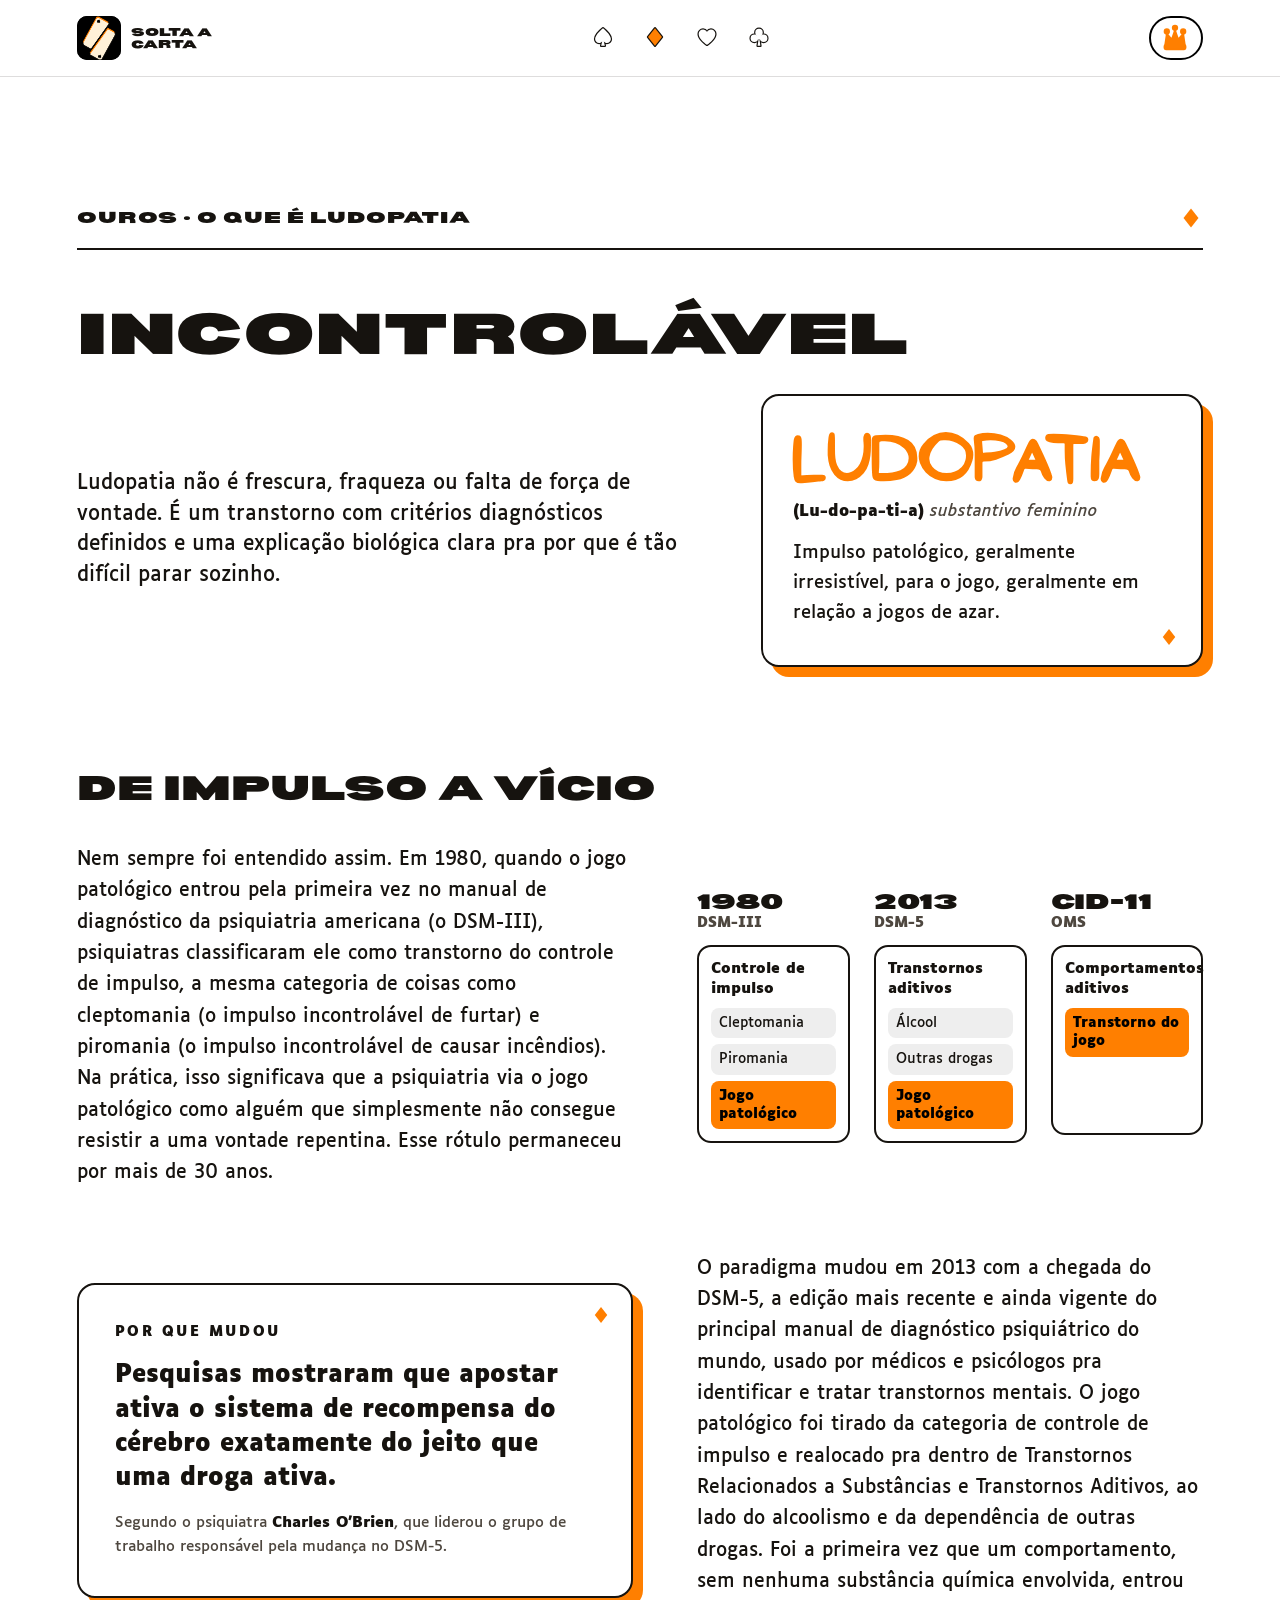
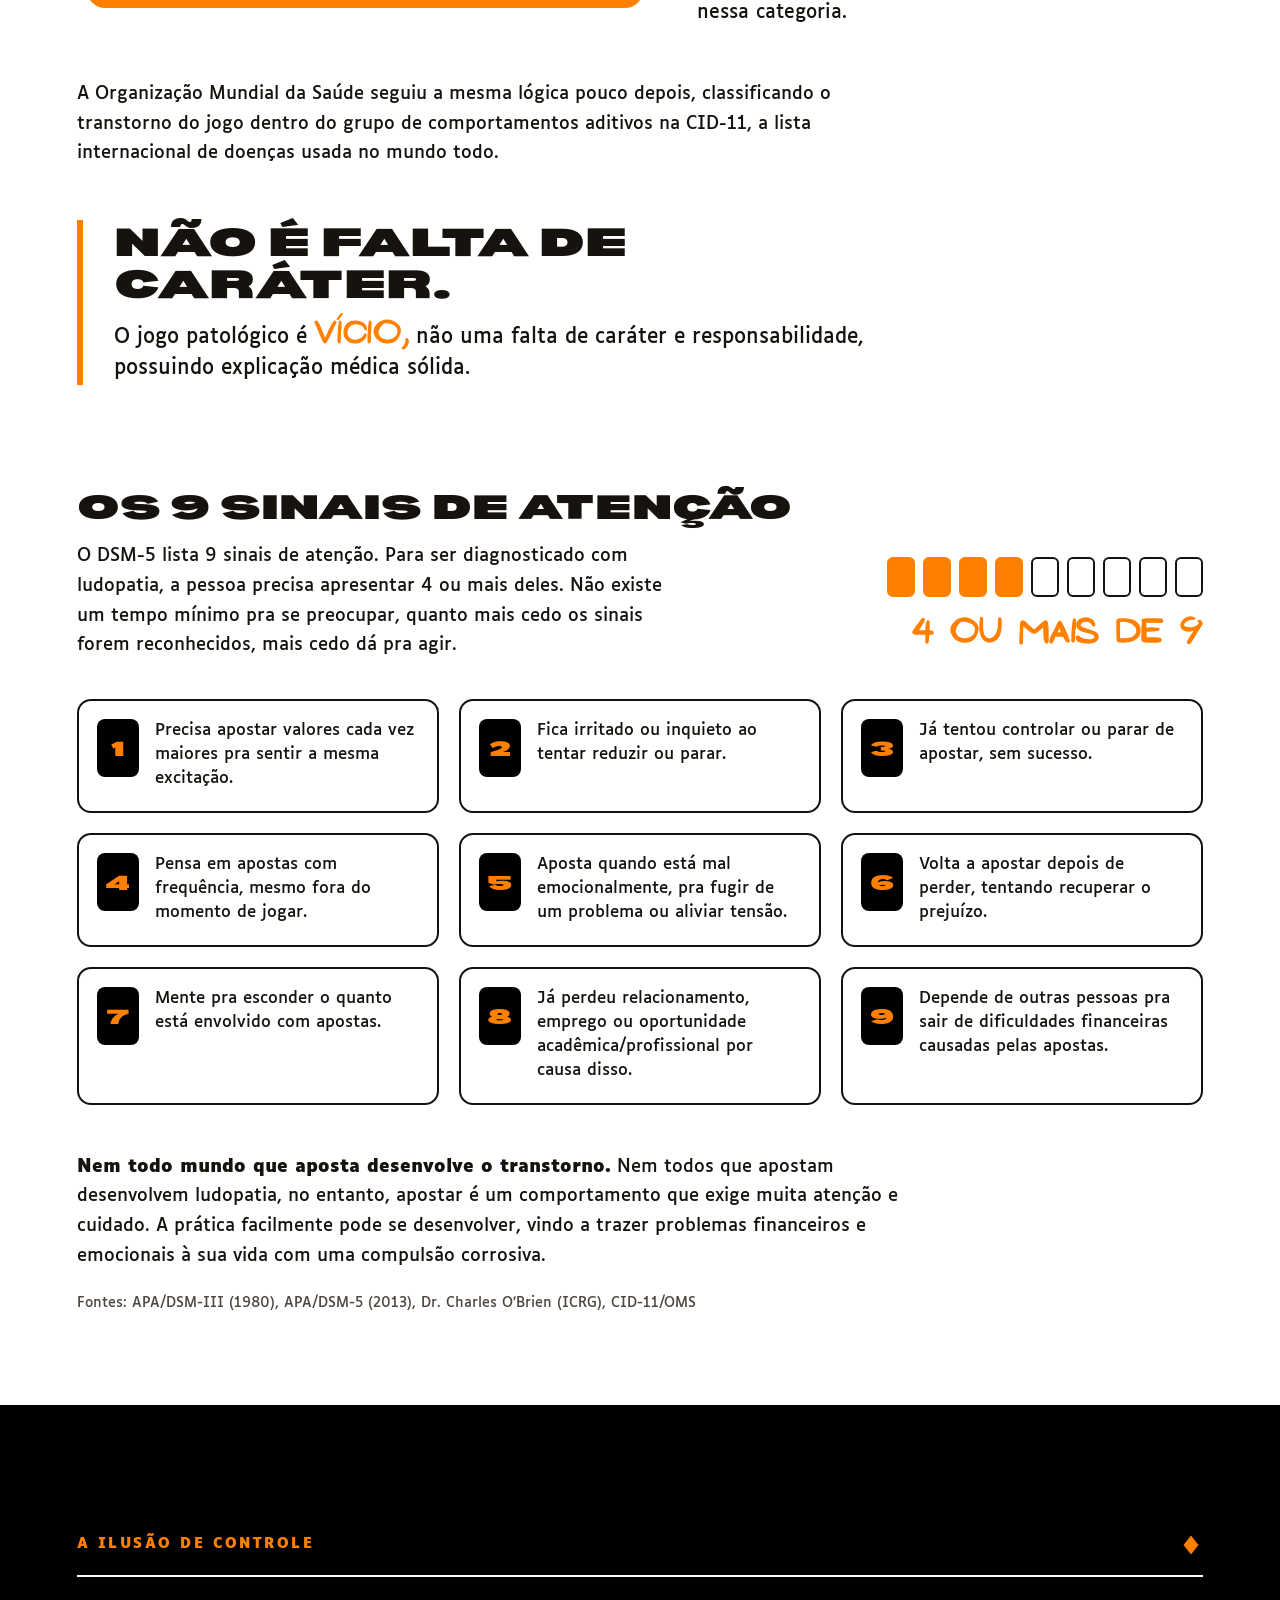
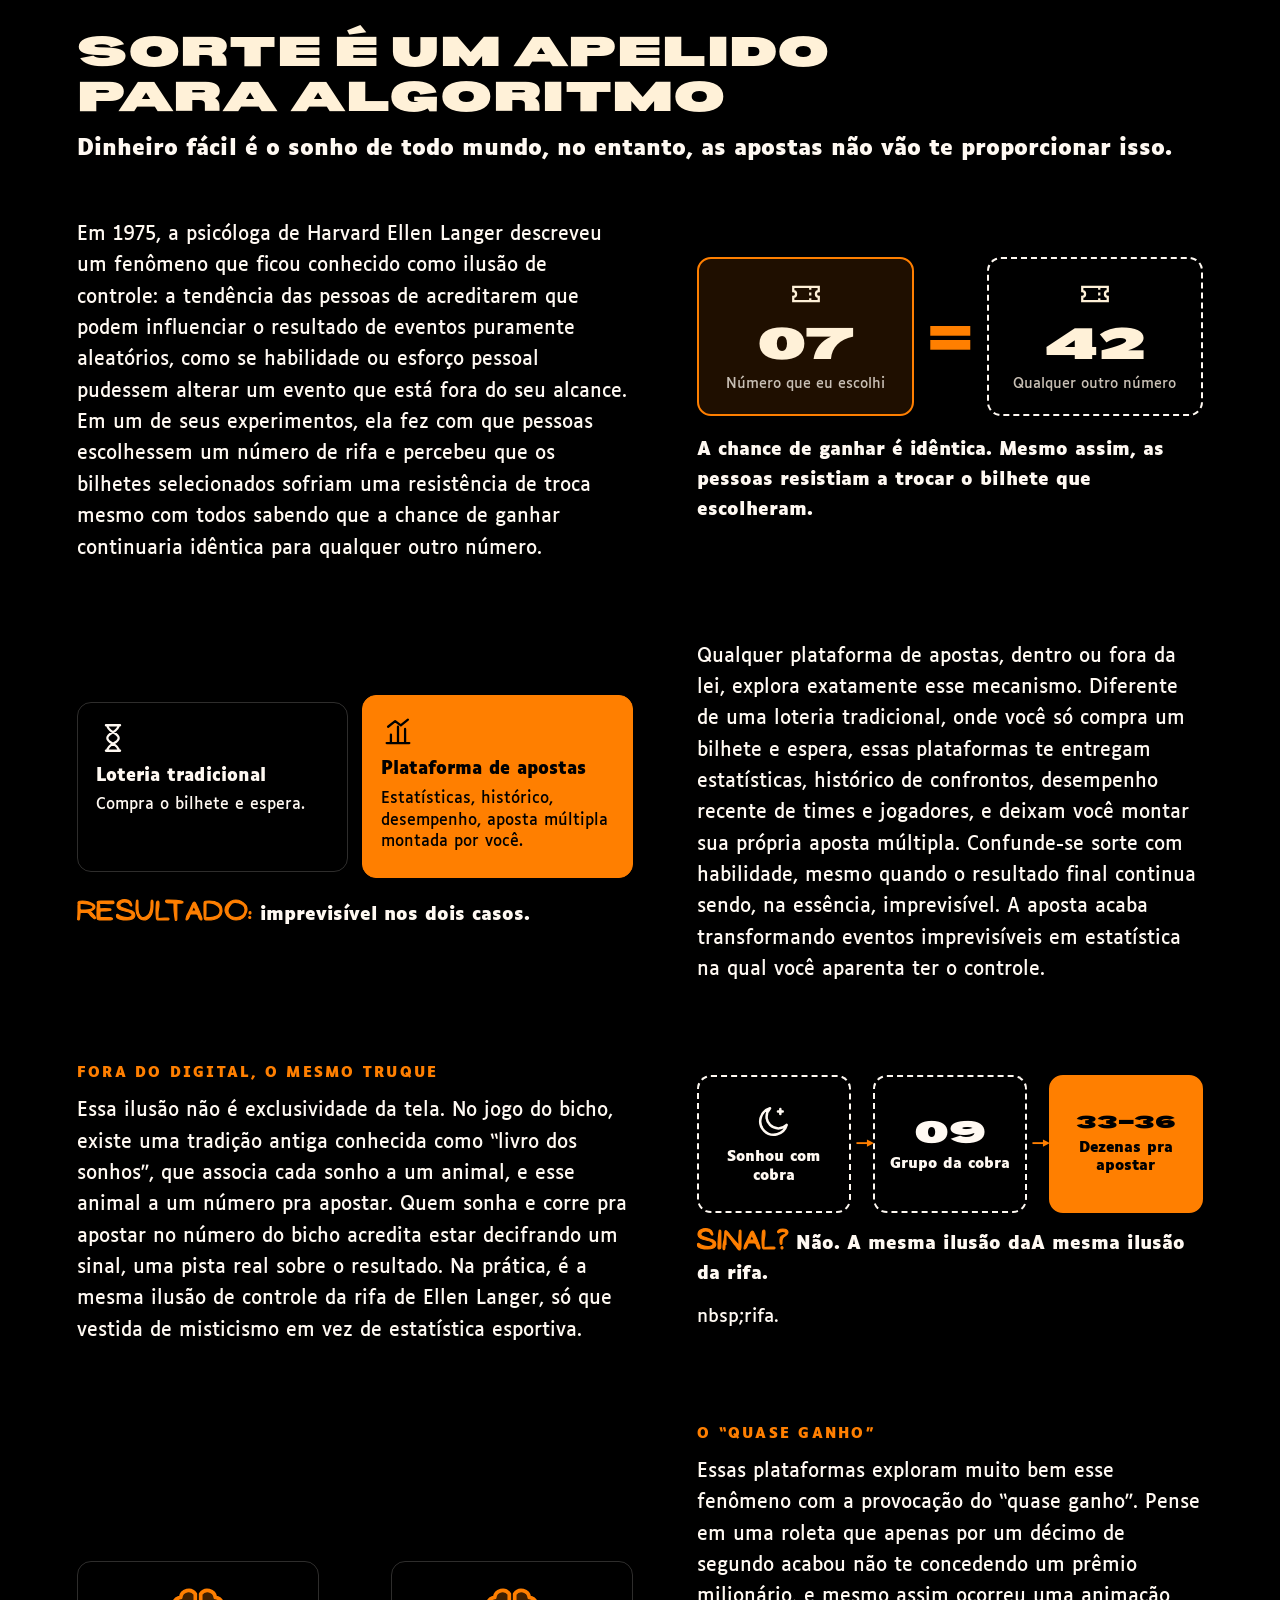
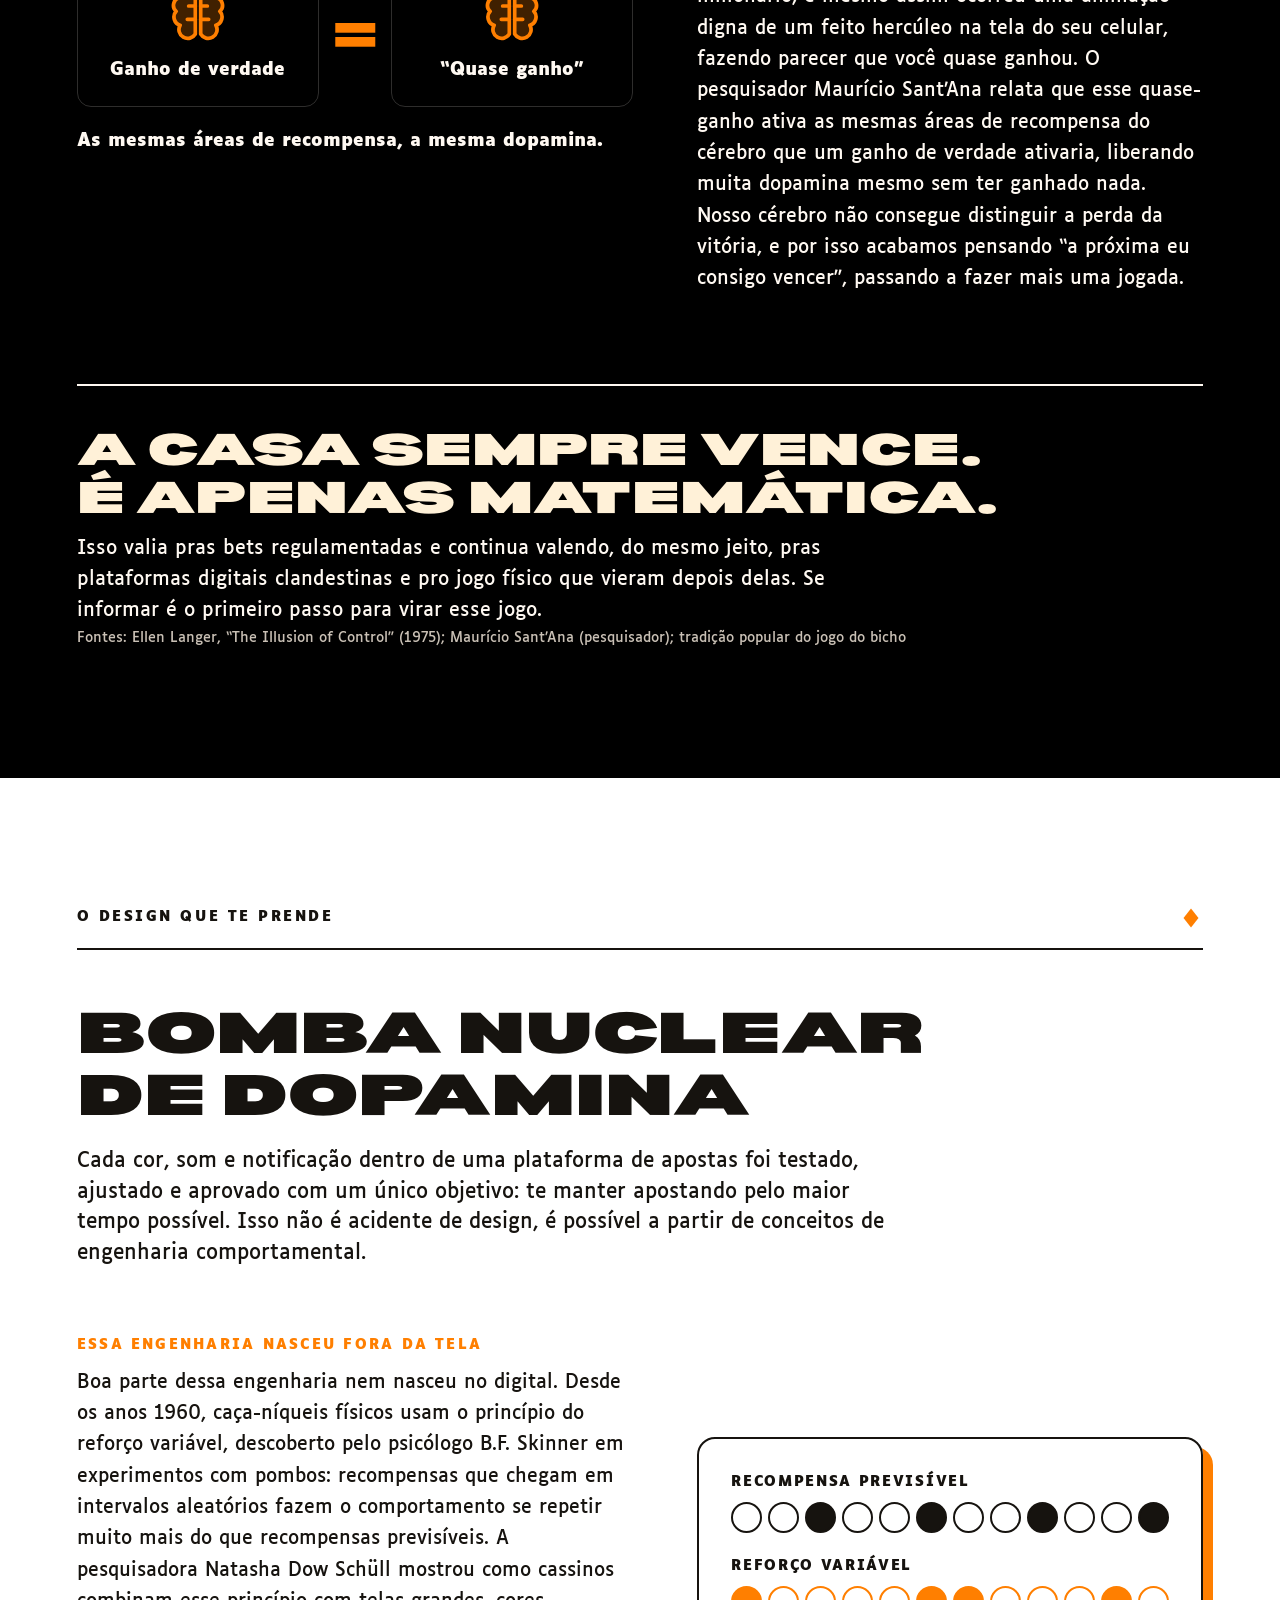
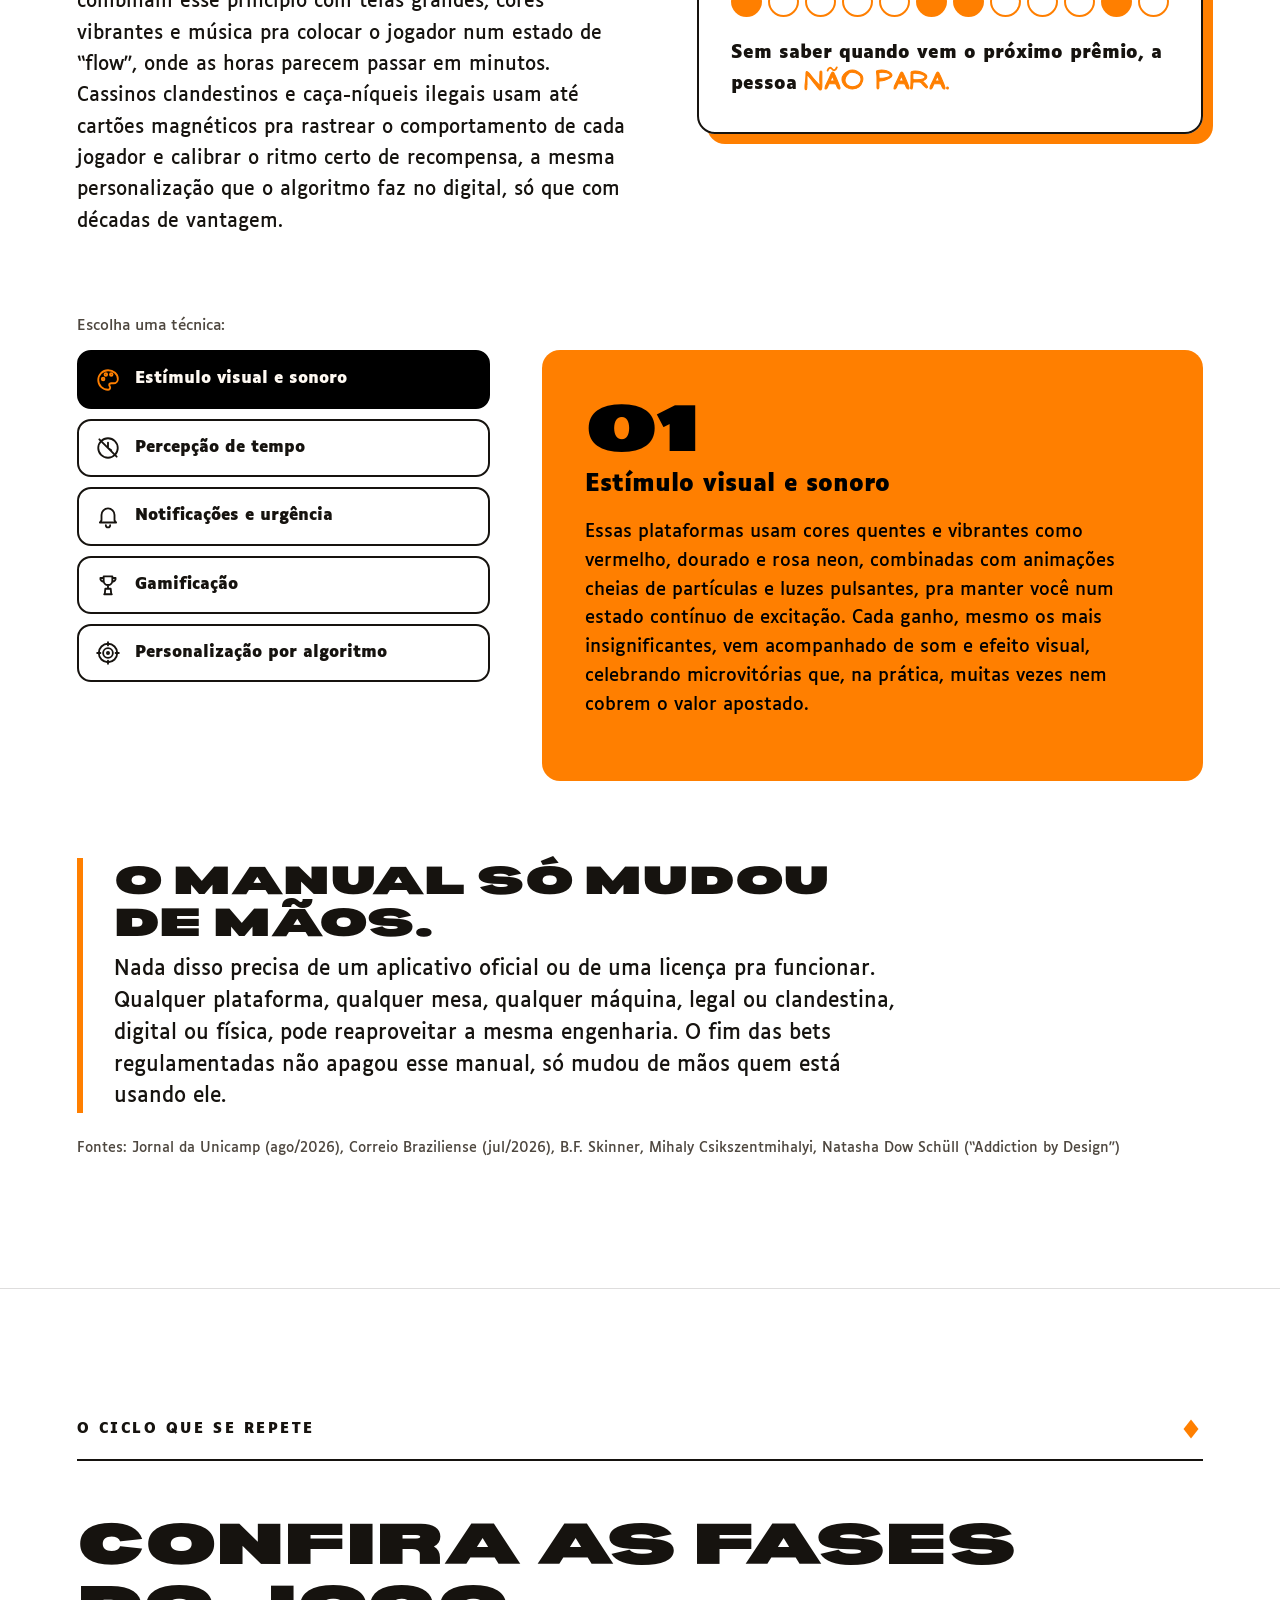
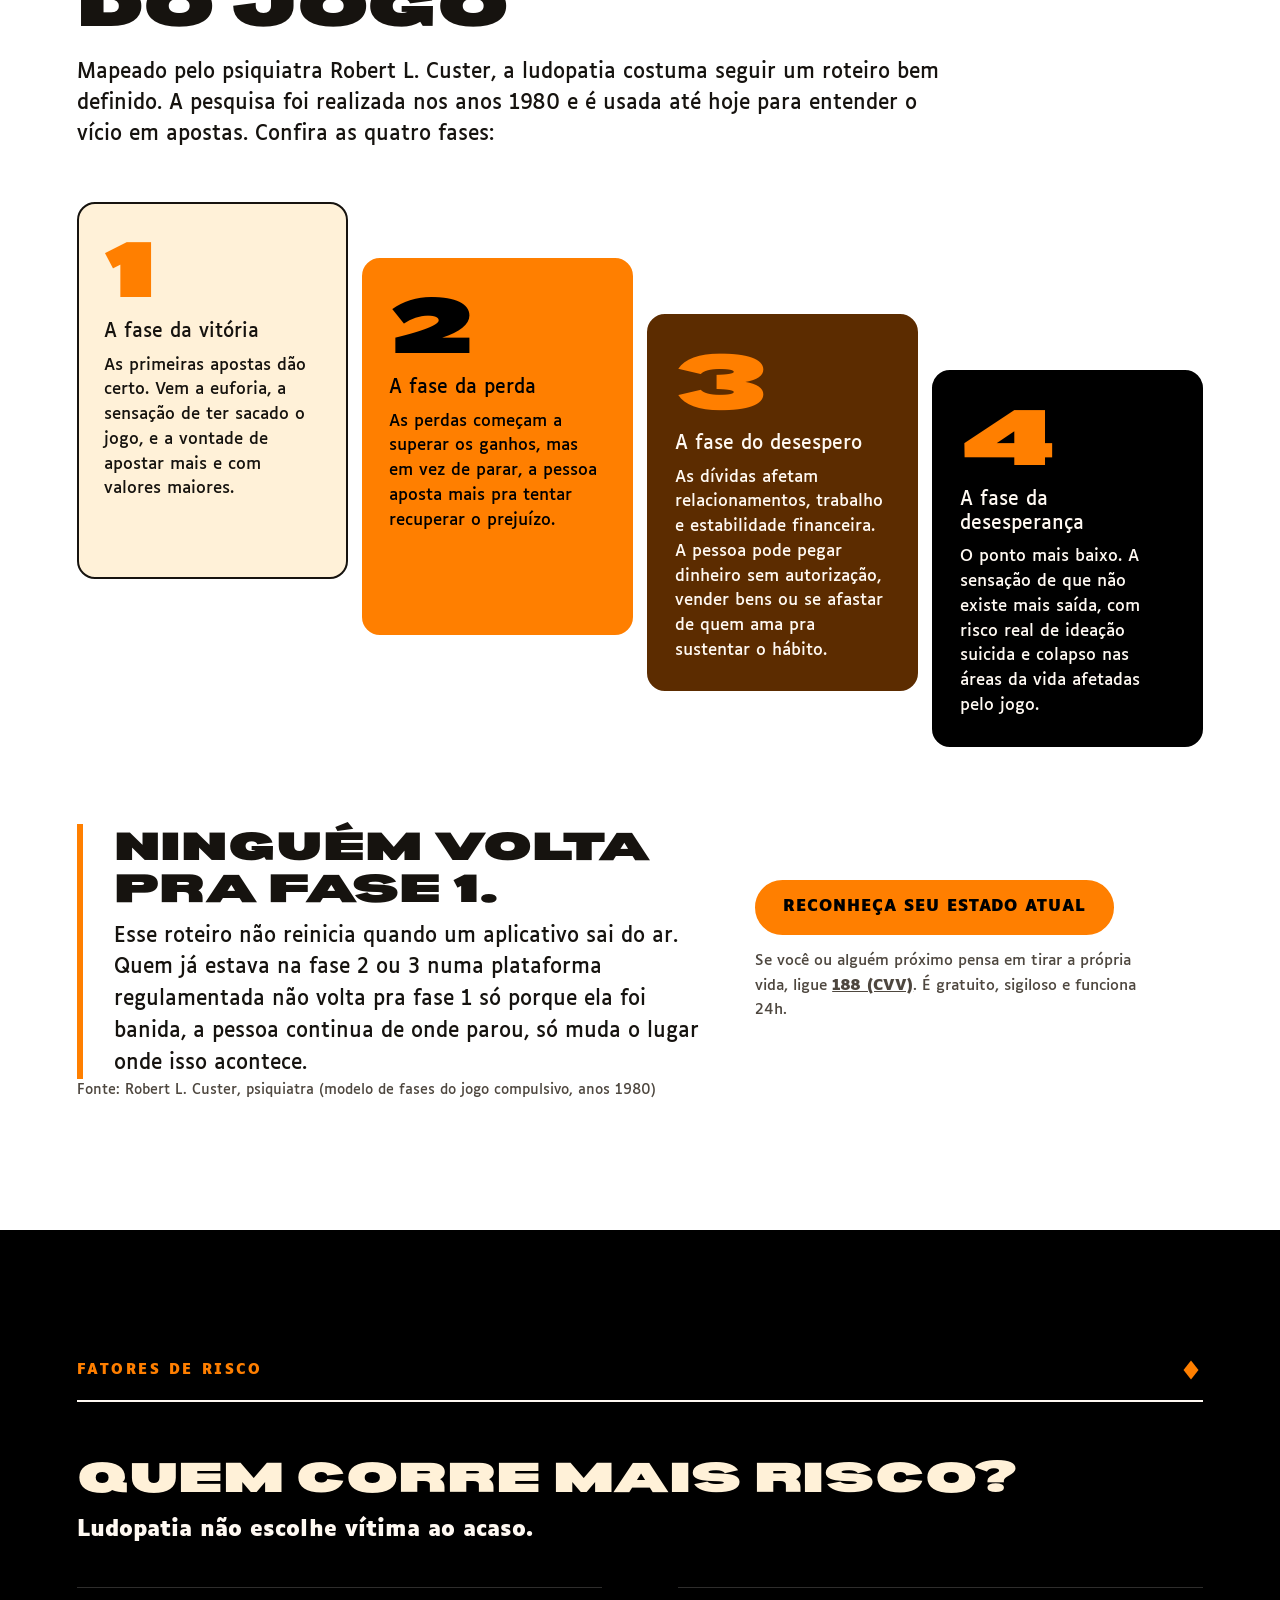
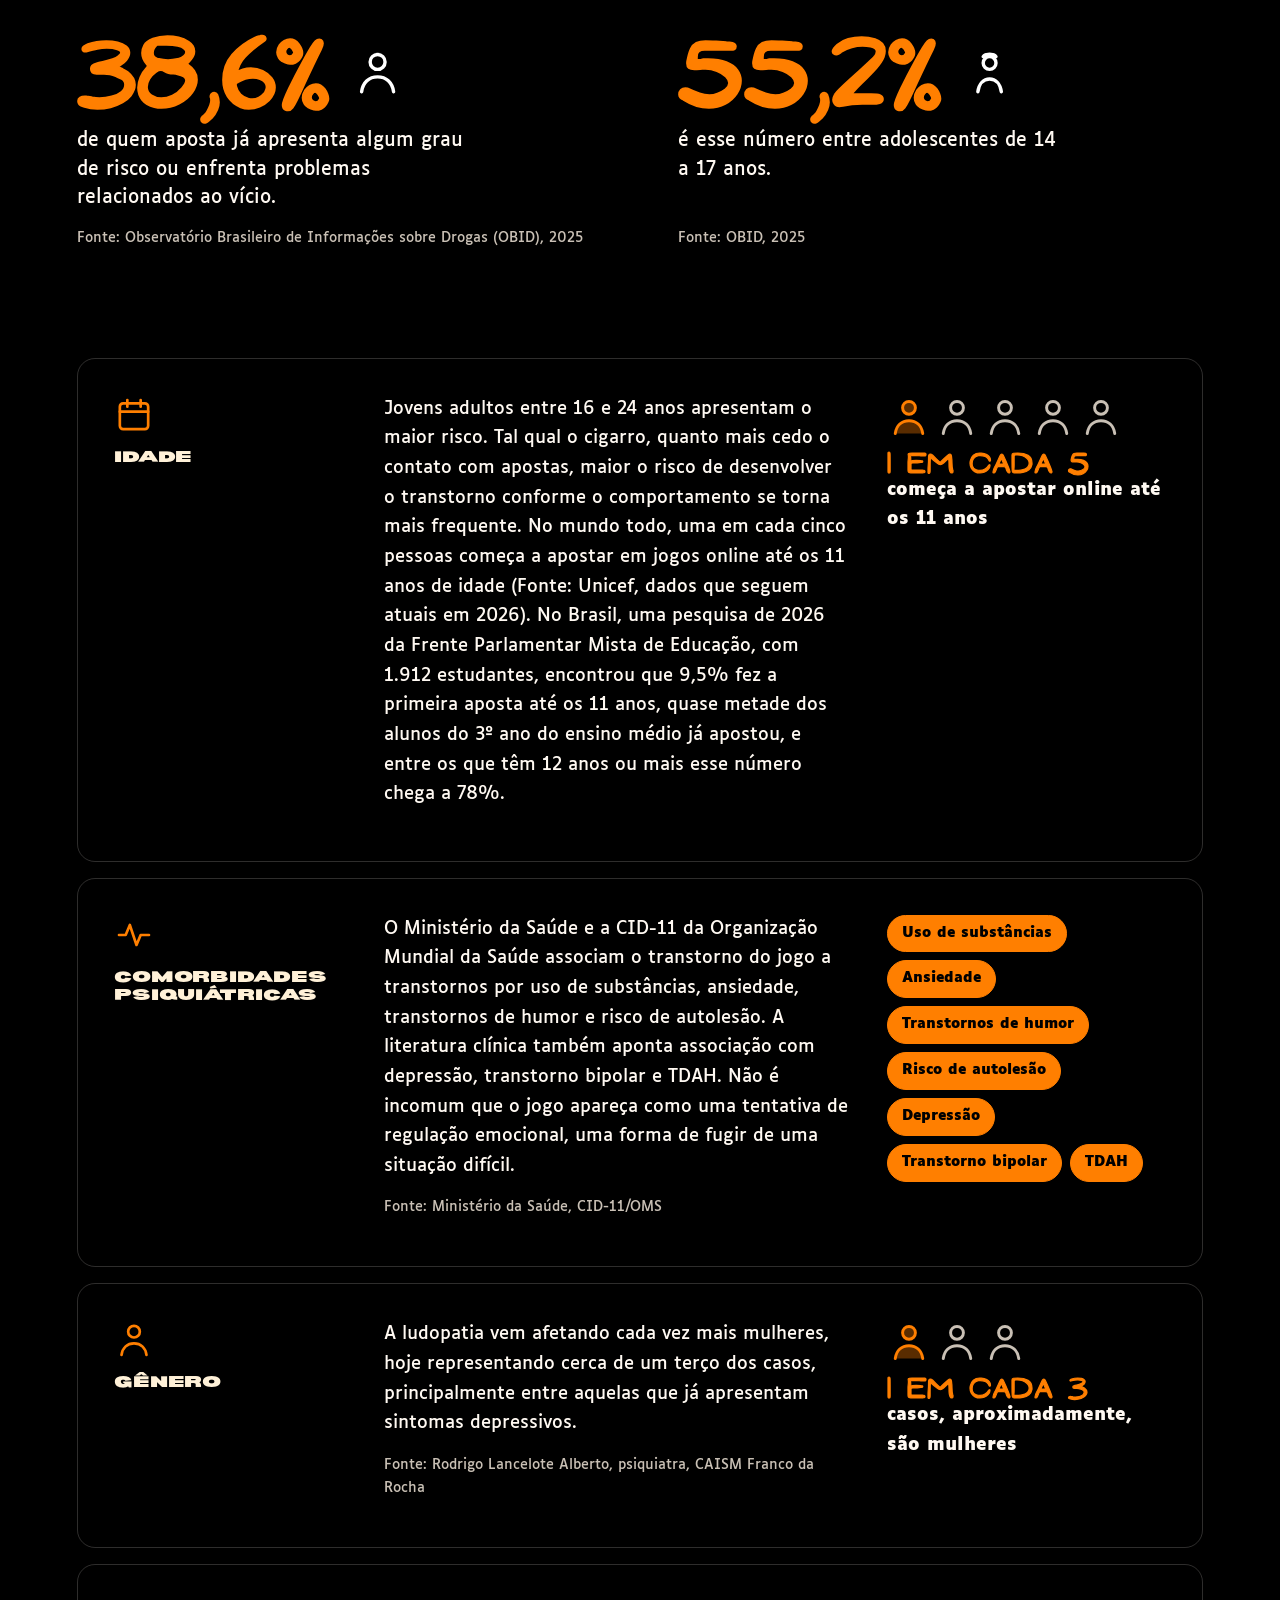
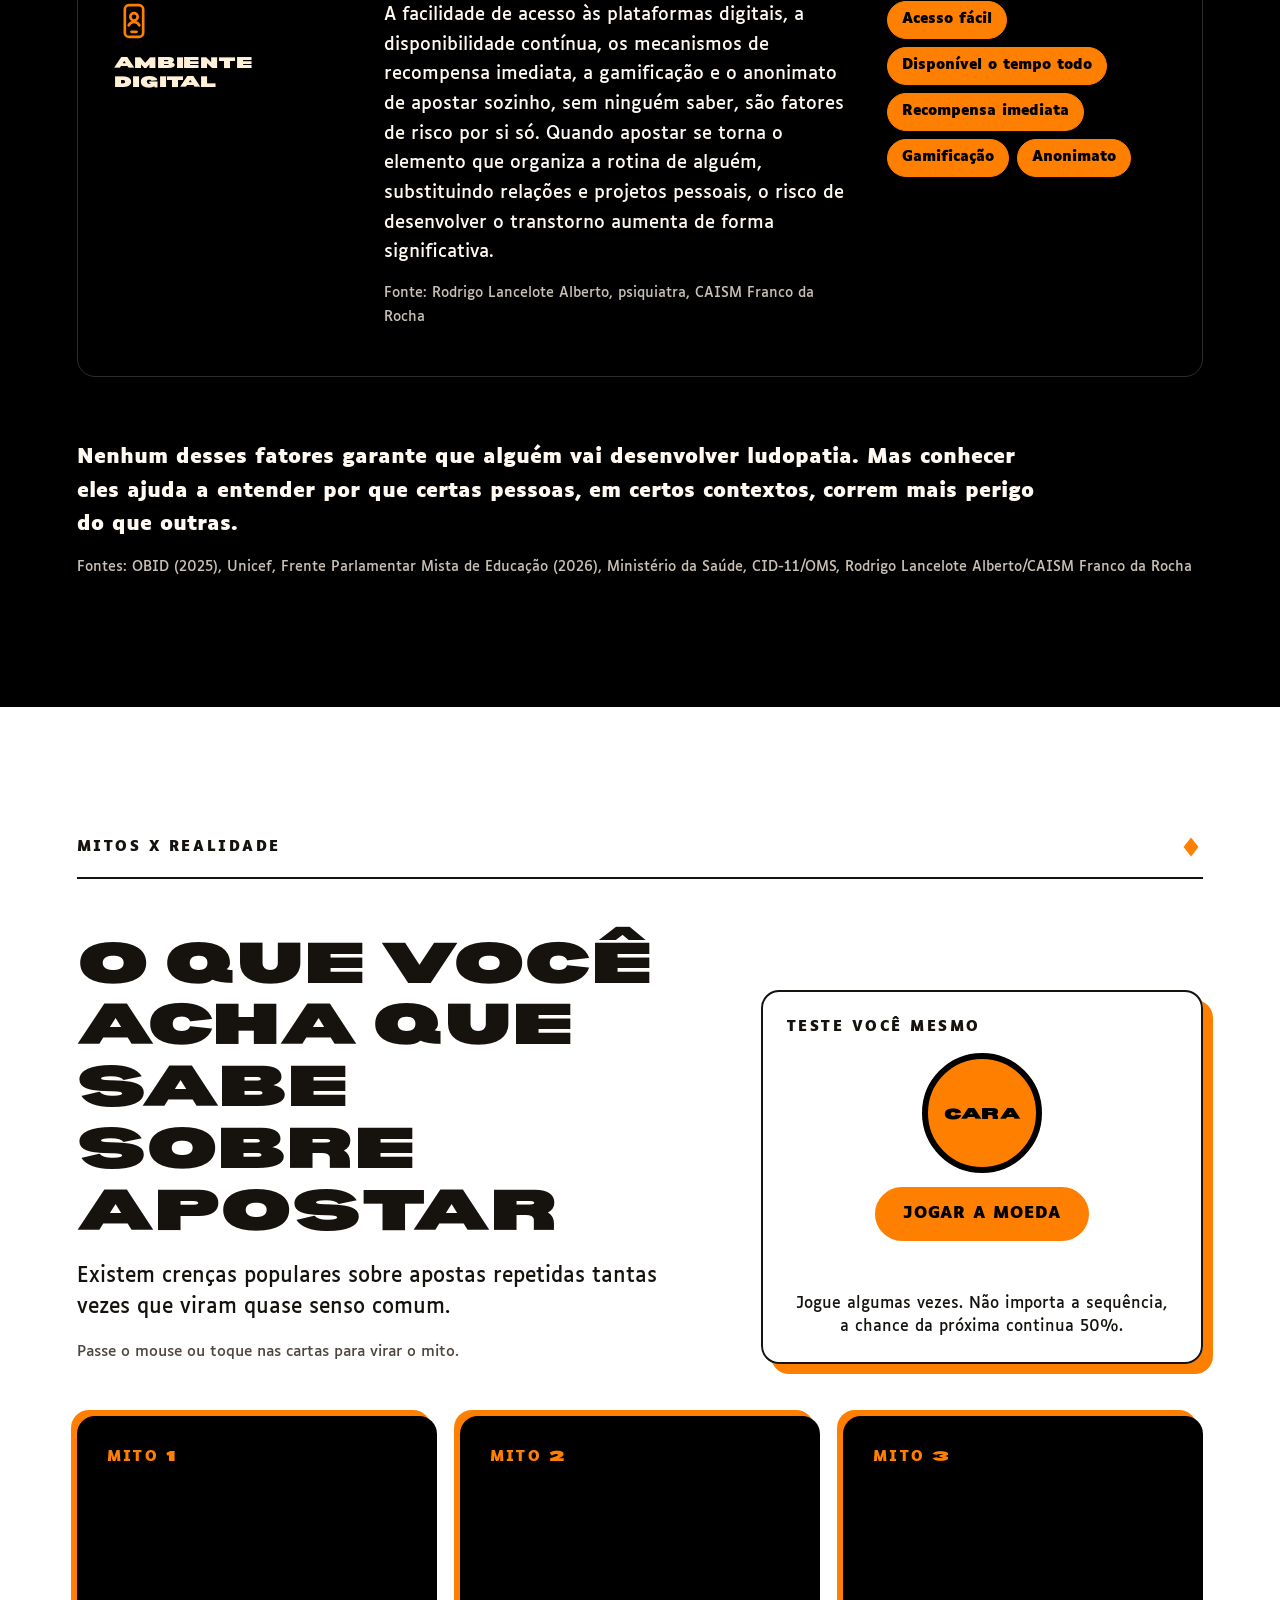
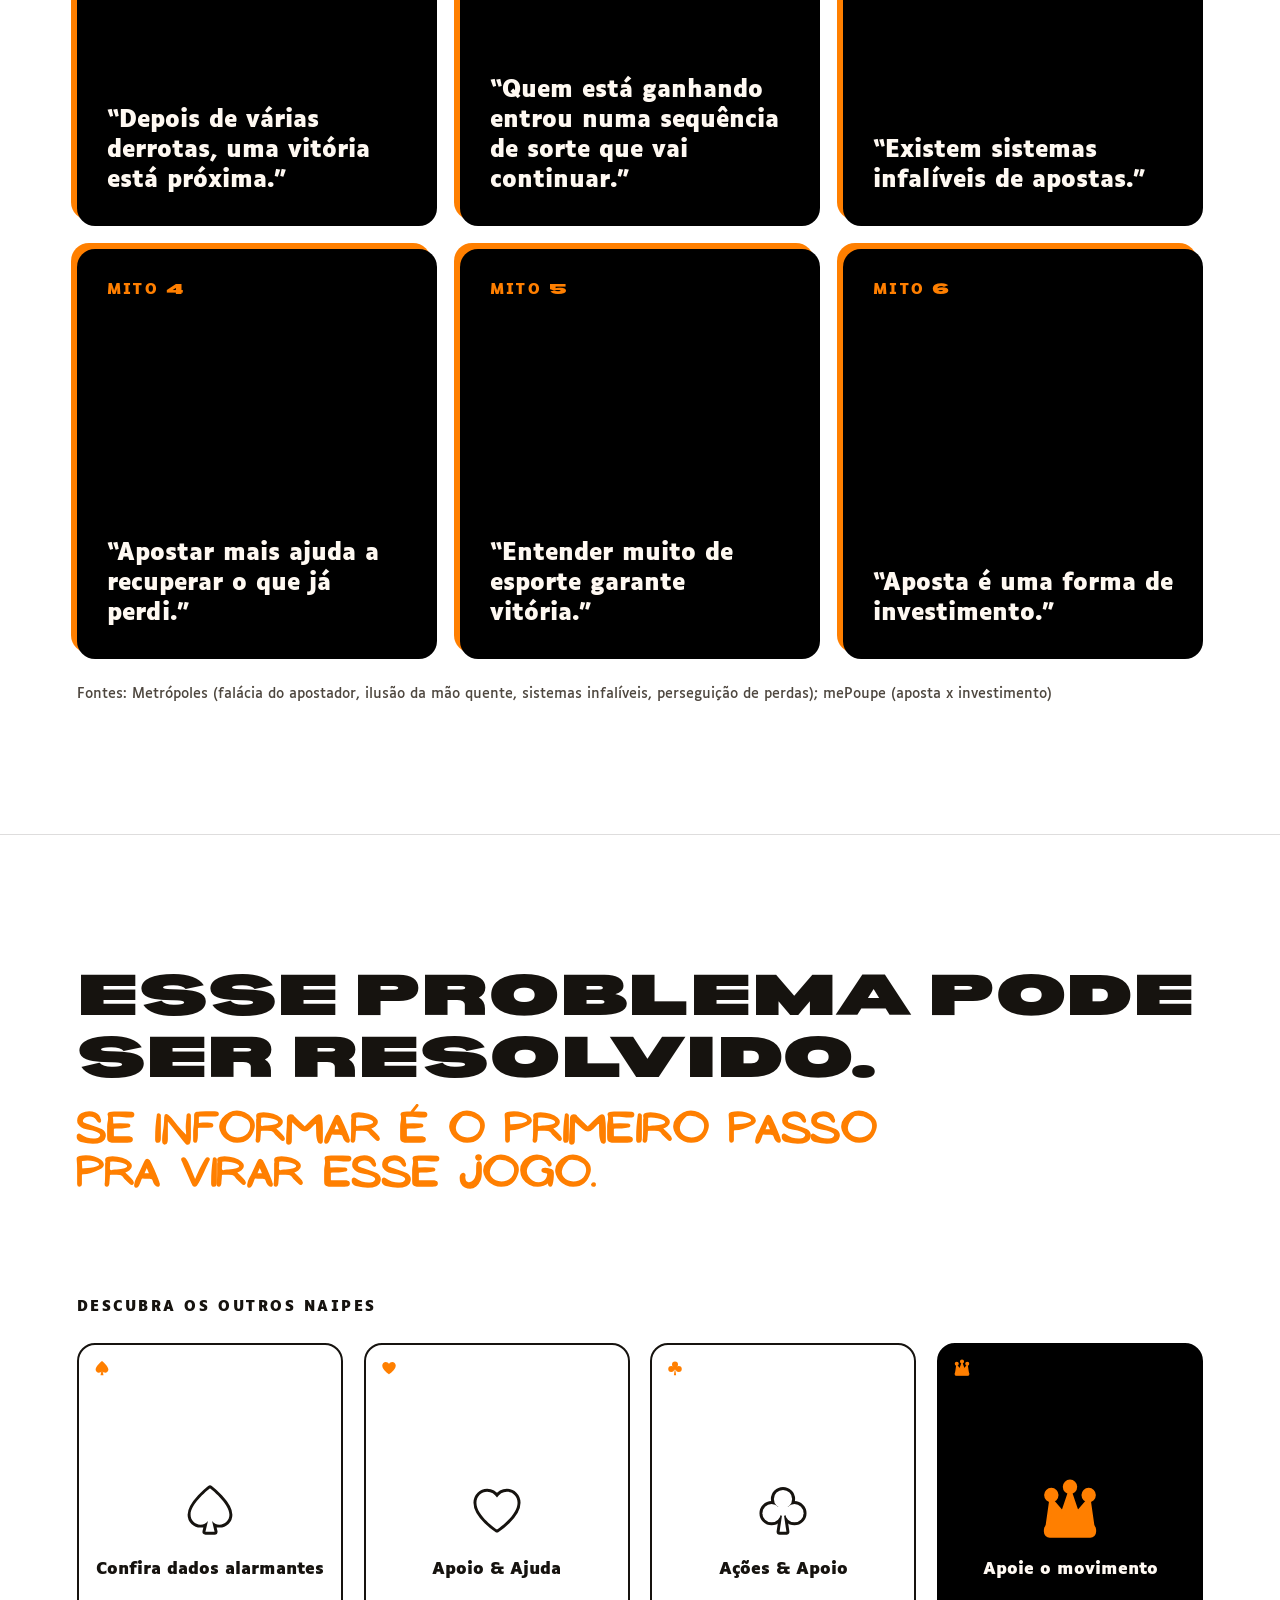
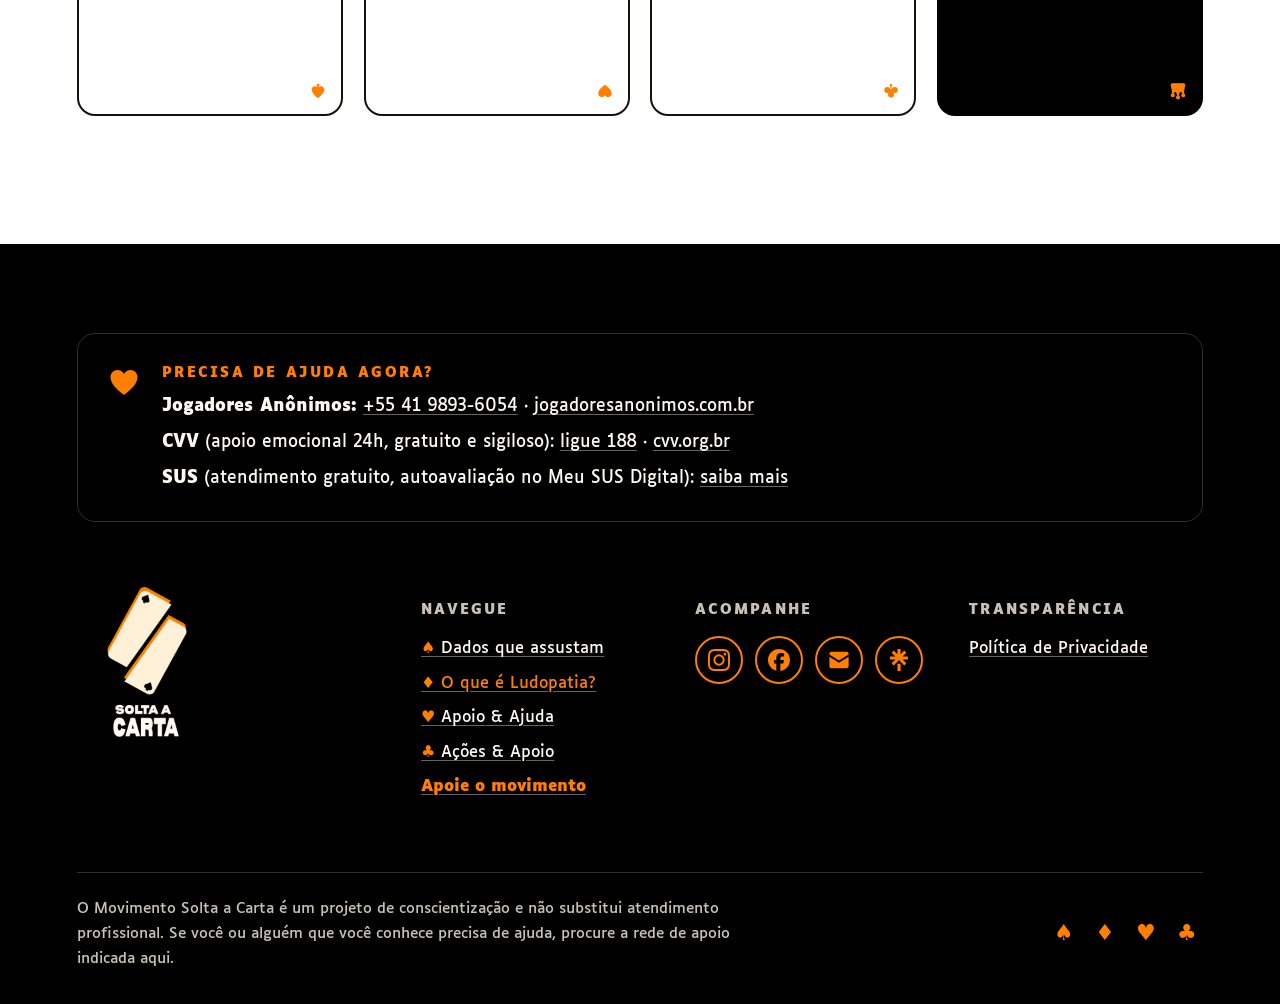
<file: o-que-e-ludopatia.html>
<!DOCTYPE html>
<html lang="pt-BR">
<head>
  <meta charset="utf-8">
  <meta name="viewport" content="width=device-width, initial-scale=1">
  <title>O que é ludopatia — Solta a Carta</title>
  <meta name="description" content="O que é ludopatia, explicado a fundo: o que caracteriza o transtorno, como o cérebro e o design são manipulados, as fases do vício, quem corre mais risco e o que é mito.">
  <meta name="theme-color" content="#000000">
  <meta property="og:title" content="O que é ludopatia — Solta a Carta">
  <meta property="og:description" content="Ludopatia não é frescura, fraqueza ou falta de força de vontade.">
  <meta property="og:image" content="assets/img/logo-completo.png">
  <link rel="icon" href="assets/img/logo-cartas.png">

  <link rel="preload" href="assets/fonts/bernoru-blackultraexpanded.otf" as="font" type="font/otf" crossorigin>
  <link rel="preload" href="assets/fonts/nf-ananias-regular.ttf" as="font" type="font/ttf" crossorigin>
  <link rel="preload" href="assets/fonts/Luciole-Regular.woff2" as="font" type="font/woff2" crossorigin>
  <link rel="stylesheet" href="assets/css/style.css">
</head>
<body class="page-ouros">

<!-- ============================================================
     Sprite SVG: naipes, coringa e ícones
     ============================================================ -->
<svg class="sprite" aria-hidden="true" focusable="false">
  <defs>
    <path id="g-spade" d="M12 2.5s-8.5 6.6-8.5 11.6c0 2.5 2 4.3 4.3 4.3 1.4 0 2.6-.6 3.3-1.6L10 21.5h4l-1.1-4.7c.7 1 1.9 1.6 3.3 1.6 2.3 0 4.3-1.8 4.3-4.3C20.5 9.1 12 2.5 12 2.5z"/>
    <path id="g-diamond" d="M12 2.5 19.5 12 12 21.5 4.5 12z"/>
    <path id="g-heart" d="M12 20.5S3 14.6 3 8.8C3 6 5.2 4 7.7 4c1.8 0 3.3 1 4.3 2.5C13 5 14.5 4 16.3 4 18.8 4 21 6 21 8.8c0 5.8-9 11.7-9 11.7z"/>
    <g id="g-club">
      <circle cx="12" cy="7.2" r="4"/>
      <circle cx="7" cy="13.4" r="4"/>
      <circle cx="17" cy="13.4" r="4"/>
      <circle cx="12" cy="12" r="2.6"/>
      <path d="M12 11.5 13.5 21.5h-3z"/>
    </g>
    <g id="g-joker" stroke-linejoin="round" stroke-width="1.6">
      <path d="M3.6 18.2 5 8.4l4.3 5L12 5.4l2.7 8 4.3-5 1.4 9.8z"/>
      <rect x="3" y="18" width="18" height="3.6" rx="1.4"/>
      <circle cx="5" cy="6.4" r="1.9"/>
      <circle cx="12" cy="3.3" r="1.9"/>
      <circle cx="19" cy="6.4" r="1.9"/>
    </g>
    <!-- Ícones de traço (viewBox 24) -->
    <g id="i-person"><circle cx="12" cy="7" r="3.5"/><path d="M4.5 21c.6-4.4 3.5-7 7.5-7s6.9 2.6 7.5 7"/></g>
    <g id="i-teen"><circle cx="12" cy="7.5" r="3"/><path d="M6.5 21c.5-3.8 2.7-6 5.5-6s5 2.2 5.5 6"/><path d="M9 4.5c1-1.5 5-1.5 6 0"/></g>
    <g id="i-brain"><path d="M11 4.5a3 3 0 0 0-5.5 1.3A3 3 0 0 0 3.8 11a3.2 3.2 0 0 0 1.5 5.2A3 3 0 0 0 11 19.5zM13 4.5a3 3 0 0 1 5.5 1.3 3 3 0 0 1 1.7 5.2 3.2 3.2 0 0 1-1.5 5.2 3 3 0 0 1-5.7 3.3z"/><path d="M11 9H8.5M13 9h2.5M11 14H8M13 14h3"/></g>
    <g id="i-ticket"><path d="M3 7h18v3a2 2 0 0 0 0 4v3H3v-3a2 2 0 0 0 0-4z"/><path d="M15 7v10" stroke-dasharray="2 2"/></g>
    <g id="i-palette"><path d="M12 3a9 9 0 1 0 0 18c1.4 0 2-.9 2-2 0-1-.9-1.4-.9-2.4 0-1 .9-1.6 2-1.6h2a4 4 0 0 0 4-4c0-4.4-4-8-9.1-8z"/><circle cx="7.5" cy="11" r="1.2"/><circle cx="10" cy="7" r="1.2"/><circle cx="15" cy="7" r="1.2"/></g>
    <g id="i-clock-off"><circle cx="12" cy="12" r="9"/><path d="M12 7v5l3 2M4 4l16 16"/></g>
    <g id="i-bell"><path d="M6 16v-5a6 6 0 0 1 12 0v5l1.5 2h-15zM10 20.5a2 2 0 0 0 4 0"/></g>
    <g id="i-trophy"><path d="M8 4h8v4a4 4 0 0 1-8 0zM8 5.5H5a3 3 0 0 0 3.2 3.5M16 5.5h3a3 3 0 0 1-3.2 3.5M12 12v3.5M8.5 20.5h7M9.5 15.5h5l.5 5h-6z"/></g>
    <g id="i-target"><circle cx="12" cy="12" r="8.5"/><circle cx="12" cy="12" r="4.5"/><circle cx="12" cy="12" r="1"/><path d="M12 2v3M12 19v3M2 12h3M19 12h3"/></g>
    <g id="i-calendar"><rect x="3.5" y="5" width="17" height="15.5" rx="2"/><path d="M3.5 10h17M8 3v4M16 3v4"/></g>
    <g id="i-pulse"><path d="M3 12h4l2.5-6 4 12 2.5-6H21"/></g>
    <g id="i-phone"><rect x="6.5" y="2.5" width="11" height="19" rx="2.5"/><path d="M10.5 18.5h3"/><circle cx="12" cy="9.5" r="2.2"/><path d="M8.8 14.6c.7-1.4 1.8-2 3.2-2s2.5.6 3.2 2"/></g>
    <g id="i-stats"><path d="M4 20.5h16M7 20.5v-6M12 20.5V9M17 20.5v-10"/><path d="M5 9l5-4 4 3 5-4"/></g>
    <g id="i-moon"><path d="M20 14.5A8.5 8.5 0 1 1 9.5 4a7 7 0 0 0 10.5 10.5z"/><path d="M16 4.5v3M14.5 6h3"/></g>
    <g id="i-hourglass"><path d="M7 3h10M7 21h10M8 3c0 5 8 5 8 9s-8 4-8 9M16 3c0 5-8 5-8 9s8 4 8 9"/></g>
  </defs>
</svg>

<a class="skip-link" href="#conteudo">Pular para o conteúdo</a>

<!-- ============================================================
     CABEÇALHO (igual à home; Ouros marcado como página atual)
     ============================================================ -->
<header class="site-header" id="topo">
  <div class="header-inner">
    <a class="brand" href="index.html" aria-label="Solta a Carta — página inicial">
      <span class="brand-mark"><img src="assets/img/logo-cartas.png" alt="" width="1080" height="1080"></span>
      <span class="brand-word" aria-hidden="true">Solta a<br>Carta</span>
    </a>

    <nav class="suit-nav" aria-label="Seções do site">
      <ul class="suit-list">
        <li>
          <a class="suit-link" href="dados-que-assustam.html" data-label="Dados que assustam">
            <svg class="suit-icon" viewBox="-2 -2 28 28" aria-hidden="true"><use href="#g-spade" class="s-out"/><use href="#g-spade" class="s-in"/></svg>
            <span class="suit-label"><span>Dados que assustam</span></span>
          </a>
        </li>
        <li>
          <a class="suit-link" href="o-que-e-ludopatia.html" data-label="O que é Ludopatia?" aria-current="page">
            <svg class="suit-icon" viewBox="-2 -2 28 28" aria-hidden="true"><use href="#g-diamond" class="s-out"/><use href="#g-diamond" class="s-in"/></svg>
            <span class="suit-label"><span>O que é Ludopatia?</span></span>
          </a>
        </li>
        <li>
          <a class="suit-link" href="apoio-e-ajuda.html" data-label="Apoio &amp; Ajuda">
            <svg class="suit-icon" viewBox="-2 -2 28 28" aria-hidden="true"><use href="#g-heart" class="s-out"/><use href="#g-heart" class="s-in"/></svg>
            <span class="suit-label"><span>Apoio &amp; Ajuda</span></span>
          </a>
        </li>
        <li>
          <a class="suit-link" href="trevos.html" data-label="Ações &amp; Apoio">
            <svg class="suit-icon" viewBox="-2 -2 28 28" aria-hidden="true"><use href="#g-club" class="s-out"/><use href="#g-club" class="s-in"/></svg>
            <span class="suit-label"><span>Ações &amp; Apoio</span></span>
          </a>
        </li>
      </ul>
    </nav>

    <a class="suit-link joker-link" href="trevos.html#reis-e-rainhas" data-label="Apoie o movimento">
      <svg class="suit-icon joker-icon" viewBox="0 0 24 24" aria-hidden="true"><use href="#g-joker"/></svg>
      <span class="suit-label"><span>Apoie o movimento</span></span>
    </a>
  </div>

  <div class="nav-hint" id="nav-hint" aria-live="polite" hidden>
    <a class="nav-hint-link" href="#"><span class="nav-hint-label"></span><span class="nav-hint-cta">toque de novo para abrir →</span></a>
  </div>
</header>

<main id="conteudo">

  <!-- ==========================================================
       BLOCO 1 — DEFINIÇÃO CLÍNICA
       ========================================================== -->
  <section class="block page-intro" aria-labelledby="page-title">
    <div class="wrap">
      <header class="block-head">
        <p class="tag tag-display">Ouros · O que é ludopatia</p>
        <svg class="tag-suit" viewBox="0 0 24 24" aria-hidden="true"><use href="#g-diamond"/></svg>
      </header>

      <h1 class="display block-title page-title" id="page-title">Incontrolável</h1>

      <div class="b1-grid">
        <div>
          <p class="page-lead">Ludopatia não é frescura, fraqueza ou falta de força de vontade. É um transtorno com critérios diagnósticos definidos e uma explicação biológica clara pra por que é tão difícil parar sozinho.</p>
        </div>
        <aside class="definition" aria-label="Definição de ludopatia">
          <p class="def-word hand">Ludopatia</p>
          <p class="def-meta"><strong>(Lu-do-pa-ti-a)</strong> <em>substantivo feminino</em></p>
          <p class="def-text">Impulso patológico, geralmente irresistível, para o jogo, geralmente em relação a jogos de azar.</p>
          <svg class="def-suit" viewBox="0 0 24 24" aria-hidden="true"><use href="#g-diamond"/></svg>
        </aside>
      </div>

      <!-- De impulso a vício -->
      <h2 class="display sub-title">De impulso a vício</h2>

      <div class="mm-row reveal">
        <div class="mm-text">
          <p>Nem sempre foi entendido assim. Em 1980, quando o jogo patológico entrou pela primeira vez no manual de diagnóstico da psiquiatria americana (o DSM-III), psiquiatras classificaram ele como transtorno do controle de impulso, a mesma categoria de coisas como cleptomania (o impulso incontrolável de furtar) e piromania (o impulso incontrolável de causar incêndios). Na prática, isso significava que a psiquiatria via o jogo patológico como alguém que simplesmente não consegue resistir a uma vontade repentina. Esse rótulo permaneceu por mais de 30 anos.</p>
        </div>
        <ol class="shift" aria-label="Como a classificação mudou">
          <li class="shift-step">
            <p class="shift-year display">1980</p>
            <p class="shift-book">DSM-III</p>
            <div class="shift-box">
              <p class="shift-cat">Controle de impulso</p>
              <ul class="shift-chips"><li>Cleptomania</li><li>Piromania</li><li class="is-game">Jogo patológico</li></ul>
            </div>
          </li>
          <li class="shift-step">
            <p class="shift-year display">2013</p>
            <p class="shift-book">DSM-5</p>
            <div class="shift-box">
              <p class="shift-cat">Transtornos aditivos</p>
              <ul class="shift-chips"><li>Álcool</li><li>Outras drogas</li><li class="is-game">Jogo patológico</li></ul>
            </div>
          </li>
          <li class="shift-step">
            <p class="shift-year display">CID-11</p>
            <p class="shift-book">OMS</p>
            <div class="shift-box">
              <p class="shift-cat">Comportamentos aditivos</p>
              <ul class="shift-chips"><li class="is-game">Transtorno do jogo</li></ul>
            </div>
          </li>
        </ol>
      </div>

      <div class="mm-row mm-row-rev reveal">
        <div class="mm-text">
          <p>O paradigma mudou em 2013 com a chegada do DSM-5, a edição mais recente e ainda vigente do principal manual de diagnóstico psiquiátrico do mundo, usado por médicos e psicólogos pra identificar e tratar transtornos mentais. O jogo patológico foi tirado da categoria de controle de impulso e realocado pra dentro de Transtornos Relacionados a Substâncias e Transtornos Aditivos, ao lado do alcoolismo e da dependência de outras drogas. Foi a primeira vez que um comportamento, sem nenhuma substância química envolvida, entrou nessa categoria.</p>
        </div>
        <figure class="expert">
          <svg class="expert-suit" viewBox="0 0 24 24" aria-hidden="true"><use href="#g-diamond"/></svg>
          <p class="tag expert-label">Por que mudou</p>
          <p class="expert-text">Pesquisas mostraram que apostar ativa o sistema de recompensa do cérebro exatamente do jeito que uma droga ativa.</p>
          <figcaption>Segundo o psiquiatra <strong>Charles O'Brien</strong>, que liderou o grupo de trabalho responsável pela mudança no DSM-5.</figcaption>
        </figure>
      </div>

      <div class="prose b1-after reveal">
        <p>A Organização Mundial da Saúde seguiu a mesma lógica pouco depois, classificando o transtorno do jogo dentro do grupo de comportamentos aditivos na CID-11, a lista internacional de doenças usada no mundo todo.</p>
      </div>

      <p class="mm-statement reveal"><span class="display">Não é falta de caráter.</span> O jogo patológico é <span class="hand hand-inline">vício,</span> não uma falta de caráter e responsabilidade, possuindo explicação médica sólida.</p>

      <!-- Critérios diagnósticos -->
      <div class="signs-head">
        <h2 class="display sub-title">Os 9 sinais de atenção</h2>
        <div class="signs-rule">
          <p class="signs-lead">O DSM-5 lista 9 sinais de atenção. Para ser diagnosticado com ludopatia, a pessoa precisa apresentar 4 ou mais deles. Não existe um tempo mínimo pra se preocupar, quanto mais cedo os sinais forem reconhecidos, mais cedo dá pra agir.</p>
          <div class="pips" role="img" aria-label="4 ou mais de 9 sinais caracterizam o diagnóstico">
            <span class="on"></span><span class="on"></span><span class="on"></span><span class="on"></span><span></span><span></span><span></span><span></span><span></span>
            <p class="pips-label hand">4 ou mais de 9</p>
          </div>
        </div>
      </div>

      <ol class="signs">
        <li class="sign reveal"><span class="sign-n display">1</span><p>Precisa apostar valores cada vez maiores pra sentir a mesma excitação.</p></li>
        <li class="sign reveal"><span class="sign-n display">2</span><p>Fica irritado ou inquieto ao tentar reduzir ou parar.</p></li>
        <li class="sign reveal"><span class="sign-n display">3</span><p>Já tentou controlar ou parar de apostar, sem sucesso.</p></li>
        <li class="sign reveal"><span class="sign-n display">4</span><p>Pensa em apostas com frequência, mesmo fora do momento de jogar.</p></li>
        <li class="sign reveal"><span class="sign-n display">5</span><p>Aposta quando está mal emocionalmente, pra fugir de um problema ou aliviar tensão.</p></li>
        <li class="sign reveal"><span class="sign-n display">6</span><p>Volta a apostar depois de perder, tentando recuperar o prejuízo.</p></li>
        <li class="sign reveal"><span class="sign-n display">7</span><p>Mente pra esconder o quanto está envolvido com apostas.</p></li>
        <li class="sign reveal"><span class="sign-n display">8</span><p>Já perdeu relacionamento, emprego ou oportunidade acadêmica/profissional por causa disso.</p></li>
        <li class="sign reveal"><span class="sign-n display">9</span><p>Depende de outras pessoas pra sair de dificuldades financeiras causadas pelas apostas.</p></li>
      </ol>

      <div class="prose signs-after">
        <p><strong>Nem todo mundo que aposta desenvolve o transtorno.</strong> Nem todos que apostam desenvolvem ludopatia, no entanto, apostar é um comportamento que exige muita atenção e cuidado. A prática facilmente pode se desenvolver, vindo a trazer problemas financeiros e emocionais à sua vida com uma compulsão corrosiva.</p>
        <p class="src">Fontes: APA/DSM-III (1980), APA/DSM-5 (2013), Dr. Charles O'Brien (ICRG), CID-11/OMS</p>
      </div>
    </div>
  </section>

  <!-- ==========================================================
       BLOCO 2 — ILUSÃO DE CONTROLE (preto pontual)
       ========================================================== -->
  <section class="block block-dark" id="ilusao" aria-labelledby="b2-title">
    <div class="wrap">
      <header class="block-head on-dark">
        <p class="tag">A ilusão de controle</p>
        <svg class="tag-suit" viewBox="0 0 24 24" aria-hidden="true"><use href="#g-diamond"/></svg>
      </header>

      <h2 class="display band-title b2-title" id="b2-title">Sorte é um apelido para algoritmo</h2>
      <p class="band-lead">Dinheiro fácil é o sonho de todo mundo, no entanto, as apostas não vão te proporcionar isso.</p>

      <div class="mm">
        <div class="mm-row reveal">
          <div class="mm-text">
            <p>Em 1975, a psicóloga de Harvard Ellen Langer descreveu um fenômeno que ficou conhecido como ilusão de controle: a tendência das pessoas de acreditarem que podem influenciar o resultado de eventos puramente aleatórios, como se habilidade ou esforço pessoal pudessem alterar um evento que está fora do seu alcance. Em um de seus experimentos, ela fez com que pessoas escolhessem um número de rifa e percebeu que os bilhetes selecionados sofriam uma resistência de troca mesmo com todos sabendo que a chance de ganhar continuaria idêntica para qualquer outro número.</p>
          </div>
          <figure class="mm-visual tickets">
            <div class="ticket is-mine">
              <svg viewBox="0 0 24 24" aria-hidden="true"><use href="#i-ticket"/></svg>
              <p class="ticket-n display">07</p>
              <p class="ticket-tag">Número que eu escolhi</p>
            </div>
            <p class="tickets-eq display" aria-hidden="true">=</p>
            <div class="ticket">
              <svg viewBox="0 0 24 24" aria-hidden="true"><use href="#i-ticket"/></svg>
              <p class="ticket-n display">42</p>
              <p class="ticket-tag">Qualquer outro número</p>
            </div>
            <figcaption>A chance de ganhar é idêntica. Mesmo assim, as pessoas resistiam a trocar o bilhete que escolheram.</figcaption>
          </figure>
        </div>

        <div class="mm-row mm-row-rev reveal">
          <div class="mm-text">
            <p>Qualquer plataforma de apostas, dentro ou fora da lei, explora exatamente esse mecanismo. Diferente de uma loteria tradicional, onde você só compra um bilhete e espera, essas plataformas te entregam estatísticas, histórico de confrontos, desempenho recente de times e jogadores, e deixam você montar sua própria aposta múltipla. Confunde-se sorte com habilidade, mesmo quando o resultado final continua sendo, na essência, imprevisível. A aposta acaba transformando eventos imprevisíveis em estatística na qual você aparenta ter o controle.</p>
          </div>
          <figure class="mm-visual compare">
            <div class="compare-col">
              <svg viewBox="0 0 24 24" aria-hidden="true"><use href="#i-hourglass"/></svg>
              <p class="compare-t">Loteria tradicional</p>
              <p>Compra o bilhete e espera.</p>
            </div>
            <div class="compare-col is-bet">
              <svg viewBox="0 0 24 24" aria-hidden="true"><use href="#i-stats"/></svg>
              <p class="compare-t">Plataforma de apostas</p>
              <p>Estatísticas, histórico, desempenho, aposta múltipla montada por você.</p>
            </div>
            <figcaption><span class="hand">Resultado:</span> imprevisível nos dois casos.</figcaption>
          </figure>
        </div>

        <div class="mm-row reveal">
          <div class="mm-text">
            <p class="mm-kicker">Fora do digital, o mesmo truque</p>
            <p>Essa ilusão não é exclusividade da tela. No jogo do bicho, existe uma tradição antiga conhecida como “livro dos sonhos”, que associa cada sonho a um animal, e esse animal a um número pra apostar. Quem sonha e corre pra apostar no número do bicho acredita estar decifrando um sinal, uma pista real sobre o resultado. Na prática, é a mesma ilusão de controle da rifa de Ellen Langer, só que vestida de misticismo em vez de estatística esportiva.</p>
          </div>
          <figure class="mm-visual dream" aria-label="Livro dos sonhos: o sonho vira um bicho, e o bicho vira um número para apostar">
            <ol class="dream-steps">
              <li><svg viewBox="0 0 24 24" aria-hidden="true"><use href="#i-moon"/></svg><p class="dream-t">Sonhou com cobra</p></li>
              <li><p class="dream-n display">09</p><p class="dream-t">Grupo da cobra</p></li>
              <li class="is-bet"><p class="dream-n display">33–36</p><p class="dream-t">Dezenas pra apostar</p></li>
            </ol>
            <figcaption><span class="hand">Sinal?</span> Não. A mesma ilusão daA mesma ilusão da&nbsp;rifa.</figcaption>nbsp;rifa.</figcaption>
          </figure>
        </div>

        <div class="mm-row mm-row-rev reveal">
          <div class="mm-text">
            <p class="mm-kicker">O “quase ganho”</p>
            <p>Essas plataformas exploram muito bem esse fenômeno com a provocação do “quase ganho”. Pense em uma roleta que apenas por um décimo de segundo acabou não te concedendo um prêmio milionário, e mesmo assim ocorreu uma animação digna de um feito hercúleo na tela do seu celular, fazendo parecer que você quase ganhou. O pesquisador Maurício Sant'Ana relata que esse quase-ganho ativa as mesmas áreas de recompensa do cérebro que um ganho de verdade ativaria, liberando muita dopamina mesmo sem ter ganhado nada. Nosso cérebro não consegue distinguir a perda da vitória, e por isso acabamos pensando “a próxima eu consigo vencer”, passando a fazer mais uma jogada.</p>
          </div>
          <figure class="mm-visual brains" aria-label="Para o cérebro, o quase ganho ativa as mesmas áreas de recompensa que um ganho de verdade">
            <div class="brain">
              <svg viewBox="0 0 24 24" aria-hidden="true"><use href="#i-brain"/></svg>
              <p>Ganho de verdade</p>
            </div>
            <p class="brains-eq display" aria-hidden="true">=</p>
            <div class="brain">
              <svg viewBox="0 0 24 24" aria-hidden="true"><use href="#i-brain"/></svg>
              <p>“Quase ganho”</p>
            </div>
            <figcaption>As mesmas áreas de recompensa, a mesma dopamina.</figcaption>
          </figure>
        </div>
      </div>

      <div class="b2-close reveal">
        <p class="display b2-close-title">A casa sempre vence.<br> É apenas matemática.</p>
        <p class="b2-close-text">Isso valia pras bets regulamentadas e continua valendo, do mesmo jeito, pras plataformas digitais clandestinas e pro jogo físico que vieram depois delas. Se informar é o primeiro passo para virar esse jogo.</p>
      </div>
      <p class="fig-src">Fontes: Ellen Langer, “The Illusion of Control” (1975); Maurício Sant'Ana (pesquisador); tradição popular do jogo do bicho</p>
    </div>
  </section>

  <!-- ==========================================================
       BLOCO 3 — O DESIGN QUE TE PRENDE (abas interativas)
       ========================================================== -->
  <section class="block" id="design" aria-labelledby="b3-title">
    <div class="wrap">
      <header class="block-head">
        <p class="tag">O design que te prende</p>
        <svg class="tag-suit" viewBox="0 0 24 24" aria-hidden="true"><use href="#g-diamond"/></svg>
      </header>

      <h2 class="display block-title" id="b3-title">Bomba nuclear<br> de dopamina</h2>
      <p class="page-lead b3-lead">Cada cor, som e notificação dentro de uma plataforma de apostas foi testado, ajustado e aprovado com um único objetivo: te manter apostando pelo maior tempo possível. Isso não é acidente de design, é possível a partir de conceitos de engenharia comportamental.</p>

      <div class="mm-row origin-row reveal">
        <div class="mm-text">
          <p class="mm-kicker">Essa engenharia nasceu fora da tela</p>
          <p>Boa parte dessa engenharia nem nasceu no digital. Desde os anos 1960, caça-níqueis físicos usam o princípio do reforço variável, descoberto pelo psicólogo B.F. Skinner em experimentos com pombos: recompensas que chegam em intervalos aleatórios fazem o comportamento se repetir muito mais do que recompensas previsíveis. A pesquisadora Natasha Dow Schüll mostrou como cassinos combinam esse princípio com telas grandes, cores vibrantes e música pra colocar o jogador num estado de “flow”, onde as horas parecem passar em minutos. Cassinos clandestinos e caça-níqueis ilegais usam até cartões magnéticos pra rastrear o comportamento de cada jogador e calibrar o ritmo certo de recompensa, a mesma personalização que o algoritmo faz no digital, só que com décadas de vantagem.</p>
        </div>
        <figure class="mm-visual mm-card sched" aria-label="Recompensa previsível chega em intervalos fixos; reforço variável chega em intervalos aleatórios e prende muito mais">
          <p class="sched-label">Recompensa previsível</p>
          <ol class="sched-track" aria-hidden="true"><li></li><li></li><li class="on"></li><li></li><li></li><li class="on"></li><li></li><li></li><li class="on"></li><li></li><li></li><li class="on"></li></ol>
          <p class="sched-label">Reforço variável</p>
          <ol class="sched-track is-var" aria-hidden="true"><li class="on"></li><li></li><li></li><li></li><li></li><li class="on"></li><li class="on"></li><li></li><li></li><li></li><li class="on"></li><li></li></ol>
          <figcaption>Sem saber quando vem o próximo prêmio, a pessoa <span class="hand">não para.</span></figcaption>
        </figure>
      </div>

      <div class="tabs" data-tabs>
        <p class="tabs-hint">Escolha uma técnica:</p>
        <div class="tab-list" role="tablist" aria-label="Técnicas de engenharia comportamental">
          <button class="tab" role="tab" id="tab-estimulo" aria-controls="panel-estimulo" aria-selected="true">
            <svg viewBox="0 0 24 24" aria-hidden="true"><use href="#i-palette"/></svg><span>Estímulo visual e sonoro</span>
          </button>
          <button class="tab" role="tab" id="tab-tempo" aria-controls="panel-tempo" aria-selected="false" tabindex="-1">
            <svg viewBox="0 0 24 24" aria-hidden="true"><use href="#i-clock-off"/></svg><span>Percepção de tempo</span>
          </button>
          <button class="tab" role="tab" id="tab-notif" aria-controls="panel-notif" aria-selected="false" tabindex="-1">
            <svg viewBox="0 0 24 24" aria-hidden="true"><use href="#i-bell"/></svg><span>Notificações e urgência</span>
          </button>
          <button class="tab" role="tab" id="tab-game" aria-controls="panel-game" aria-selected="false" tabindex="-1">
            <svg viewBox="0 0 24 24" aria-hidden="true"><use href="#i-trophy"/></svg><span>Gamificação</span>
          </button>
          <button class="tab" role="tab" id="tab-algo" aria-controls="panel-algo" aria-selected="false" tabindex="-1">
            <svg viewBox="0 0 24 24" aria-hidden="true"><use href="#i-target"/></svg><span>Personalização por algoritmo</span>
          </button>
        </div>

        <div class="tab-panel" role="tabpanel" id="panel-estimulo" aria-labelledby="tab-estimulo">
          <p class="tab-n display">01</p>
          <h3 class="tab-title">Estímulo visual e sonoro</h3>
          <p>Essas plataformas usam cores quentes e vibrantes como vermelho, dourado e rosa neon, combinadas com animações cheias de partículas e luzes pulsantes, pra manter você num estado contínuo de excitação. Cada ganho, mesmo os mais insignificantes, vem acompanhado de som e efeito visual, celebrando microvitórias que, na prática, muitas vezes nem cobrem o valor apostado.</p>
        </div>
        <div class="tab-panel" role="tabpanel" id="panel-tempo" aria-labelledby="tab-tempo" hidden>
          <p class="tab-n display">02</p>
          <h3 class="tab-title">Percepção de tempo</h3>
          <p>Repare que boa parte dessas plataformas não mostra relógio, ou esconde ele bem discreto na tela. Sem essa referência, fica mais difícil perceber quanto tempo você já passou apostando. Cassinos físicos fazem o mesmo há décadas, sem janelas, sem relógios na parede, com luz artificial constante pra você nunca saber se é dia ou noite lá fora.</p>
        </div>
        <div class="tab-panel" role="tabpanel" id="panel-notif" aria-labelledby="tab-notif" hidden>
          <p class="tab-n display">03</p>
          <h3 class="tab-title">Notificações e urgência artificial</h3>
          <ul class="fake-push" aria-label="Exemplos de notificações">
            <li><svg viewBox="0 0 24 24" aria-hidden="true"><use href="#i-bell"/></svg>“Aposte no jogo de hoje.”</li>
            <li><svg viewBox="0 0 24 24" aria-hidden="true"><use href="#i-bell"/></svg>“Sua vantagem especial expira em breve.”</li>
          </ul>
          <p>Notificações são disparadas com mensagens desenhadas pra criar senso de urgência e oportunidade, te puxando de volta pra plataforma mesmo quando você não estava nem pensando em apostar.</p>
        </div>
        <div class="tab-panel" role="tabpanel" id="panel-game" aria-labelledby="tab-game" hidden>
          <p class="tab-n display">04</p>
          <h3 class="tab-title">Gamificação</h3>
          <p>Metas diárias, sistema de pontos, rankings entre amigos, emblemas por conquista. As plataformas de apostas transformaram o ato de apostar dinheiro de verdade num jogo de progressão, do tipo que você vê em qualquer joguinho de celular. Vantagens que parecem grátis, rodadas sem custo e créditos de cortesia quando você perde entram nessa mesma lógica, criando a ilusão de que você não está arriscando seu próprio dinheiro, quando na verdade está.</p>
        </div>
        <div class="tab-panel" role="tabpanel" id="panel-algo" aria-labelledby="tab-algo" hidden>
          <p class="tab-n display">05</p>
          <h3 class="tab-title">Personalização por algoritmo</h3>
          <p>Cada clique, cada aposta, cada depósito que você faz alimenta um sistema que aprende seu comportamento e devolve promoções, odds mais atrativas e tipos de aposta alinhados exatamente ao seu perfil. As apostas, e seus resultados, viram uma espécie de conversão personalizada pensada exatamente em você.</p>
        </div>
      </div>

      <p class="mm-statement b3-close reveal"><span class="display">O manual só mudou de mãos.</span> Nada disso precisa de um aplicativo oficial ou de uma licença pra funcionar. Qualquer plataforma, qualquer mesa, qualquer máquina, legal ou clandestina, digital ou física, pode reaproveitar a mesma engenharia. O fim das bets regulamentadas não apagou esse manual, só mudou de mãos quem está usando ele.</p>

      <p class="src b3-src">Fontes: Jornal da Unicamp (ago/2026), Correio Braziliense (jul/2026), B.F. Skinner, Mihaly Csikszentmihalyi, Natasha Dow Schüll (“Addiction by Design”)</p>
    </div>
  </section>

  <!-- ==========================================================
       BLOCO 4 — O CICLO QUE SE REPETE (escada descendente)
       ========================================================== -->
  <section class="block" id="fases" aria-labelledby="b4-title">
    <div class="wrap">
      <header class="block-head">
        <p class="tag">O ciclo que se repete</p>
        <svg class="tag-suit" viewBox="0 0 24 24" aria-hidden="true"><use href="#g-diamond"/></svg>
      </header>

      <h2 class="display block-title" id="b4-title">Confira as fases do jogo</h2>
      <p class="page-lead b4-lead">Mapeado pelo psiquiatra Robert L. Custer, a ludopatia costuma seguir um roteiro bem definido. A pesquisa foi realizada nos anos 1980 e é usada até hoje para entender o vício em apostas. Confira as quatro fases:</p>

      <ol class="phases" aria-label="As quatro fases do jogo compulsivo">
        <li class="phase phase-1 reveal">
          <p class="phase-n display" aria-hidden="true">1</p>
          <h3 class="phase-title">A fase da vitória</h3>
          <p>As primeiras apostas dão certo. Vem a euforia, a sensação de ter sacado o jogo, e a vontade de apostar mais e com valores maiores.</p>
        </li>
        <li class="phase phase-2 reveal">
          <p class="phase-n display" aria-hidden="true">2</p>
          <h3 class="phase-title">A fase da perda</h3>
          <p>As perdas começam a superar os ganhos, mas em vez de parar, a pessoa aposta mais pra tentar recuperar o prejuízo.</p>
        </li>
        <li class="phase phase-3 reveal">
          <p class="phase-n display" aria-hidden="true">3</p>
          <h3 class="phase-title">A fase do desespero</h3>
          <p>As dívidas afetam relacionamentos, trabalho e estabilidade financeira. A pessoa pode pegar dinheiro sem autorização, vender bens ou se afastar de quem ama pra sustentar o hábito.</p>
        </li>
        <li class="phase phase-4 reveal">
          <p class="phase-n display" aria-hidden="true">4</p>
          <h3 class="phase-title">A fase da desesperança</h3>
          <p>O ponto mais baixo. A sensação de que não existe mais saída, com risco real de ideação suicida e colapso nas áreas da vida afetadas pelo jogo.</p>
        </li>
      </ol>

      <div class="phases-after">
        <p class="mm-statement reveal"><span class="display">Ninguém volta pra fase 1.</span> Esse roteiro não reinicia quando um aplicativo sai do ar. Quem já estava na fase 2 ou 3 numa plataforma regulamentada não volta pra fase 1 só porque ela foi banida, a pessoa continua de onde parou, só muda o lugar onde isso acontece.</p>
        <div class="phases-cta">
          <a class="btn btn-primary" href="apoio-e-ajuda.html#autoidentificacao">Reconheça seu estado atual</a>
          <p class="phases-help">Se você ou alguém próximo pensa em tirar a própria vida, ligue <a href="tel:188">188 (CVV)</a>. É gratuito, sigiloso e funciona 24h.</p>
        </div>
      </div>

      <p class="src">Fonte: Robert L. Custer, psiquiatra (modelo de fases do jogo compulsivo, anos 1980)</p>
    </div>
  </section>

  <!-- ==========================================================
       BLOCO 5 — FATORES DE RISCO (preto pontual)
       ========================================================== -->
  <section class="block block-dark" id="risco" aria-labelledby="b5-title">
    <div class="wrap">
      <header class="block-head on-dark">
        <p class="tag">Fatores de risco</p>
        <svg class="tag-suit" viewBox="0 0 24 24" aria-hidden="true"><use href="#g-diamond"/></svg>
      </header>

      <h2 class="display band-title" id="b5-title">Quem corre mais risco?</h2>
      <p class="band-lead">Ludopatia não escolhe vítima ao acaso.</p>

      <ul class="figures">
        <li class="figure">
          <div class="fig-top">
            <p class="fig-num hand">38,6%</p>
            <svg class="fig-icon" viewBox="0 0 24 24" aria-hidden="true"><use href="#i-person"/></svg>
          </div>
          <p class="fig-text">de quem aposta já apresenta algum grau de risco ou enfrenta problemas relacionados ao vício.</p>
          <p class="fig-src">Fonte: Observatório Brasileiro de Informações sobre Drogas (OBID), 2025</p>
        </li>
        <li class="figure">
          <div class="fig-top">
            <p class="fig-num hand">55,2%</p>
            <svg class="fig-icon" viewBox="0 0 24 24" aria-hidden="true"><use href="#i-teen"/></svg>
          </div>
          <p class="fig-text">é esse número entre adolescentes de 14 a 17 anos.</p>
          <p class="fig-src">Fonte: OBID, 2025</p>
        </li>
      </ul>

      <div class="factors">
        <article class="factor reveal">
          <header class="factor-head">
            <svg viewBox="0 0 24 24" aria-hidden="true"><use href="#i-calendar"/></svg>
            <h3 class="factor-title display">Idade</h3>
          </header>
          <div class="factor-body">
            <p>Jovens adultos entre 16 e 24 anos apresentam o maior risco. Tal qual o cigarro, quanto mais cedo o contato com apostas, maior o risco de desenvolver o transtorno conforme o comportamento se torna mais frequente. No mundo todo, uma em cada cinco pessoas começa a apostar em jogos online até os 11 anos de idade (Fonte: Unicef, dados que seguem atuais em 2026). No Brasil, uma pesquisa de 2026 da Frente Parlamentar Mista de Educação, com 1.912 estudantes, encontrou que 9,5% fez a primeira aposta até os 11 anos, quase metade dos alunos do 3º ano do ensino médio já apostou, e entre os que têm 12 anos ou mais esse número chega a 78%.</p>
          </div>
          <figure class="factor-visual">
            <div class="people" role="img" aria-label="1 em cada 5 pessoas começa a apostar online até os 11 anos">
              <svg class="on" viewBox="0 0 24 24"><use href="#i-person"/></svg><svg viewBox="0 0 24 24"><use href="#i-person"/></svg><svg viewBox="0 0 24 24"><use href="#i-person"/></svg><svg viewBox="0 0 24 24"><use href="#i-person"/></svg><svg viewBox="0 0 24 24"><use href="#i-person"/></svg>
            </div>
            <figcaption><span class="hand">1 em cada 5</span> começa a apostar online até os 11 anos</figcaption>
          </figure>
        </article>

        <article class="factor reveal">
          <header class="factor-head">
            <svg viewBox="0 0 24 24" aria-hidden="true"><use href="#i-pulse"/></svg>
            <h3 class="factor-title display">Comorbidades psiquiátricas</h3>
          </header>
          <div class="factor-body">
            <p>O Ministério da Saúde e a CID-11 da Organização Mundial da Saúde associam o transtorno do jogo a transtornos por uso de substâncias, ansiedade, transtornos de humor e risco de autolesão. A literatura clínica também aponta associação com depressão, transtorno bipolar e TDAH. Não é incomum que o jogo apareça como uma tentativa de regulação emocional, uma forma de fugir de uma situação difícil.</p>
            <p class="src">Fonte: Ministério da Saúde, CID-11/OMS</p>
          </div>
          <figure class="factor-visual">
            <ul class="chips" aria-label="Condições associadas">
              <li>Uso de substâncias</li><li>Ansiedade</li><li>Transtornos de humor</li><li>Risco de autolesão</li><li>Depressão</li><li>Transtorno bipolar</li><li>TDAH</li>
            </ul>
          </figure>
        </article>

        <article class="factor reveal">
          <header class="factor-head">
            <svg viewBox="0 0 24 24" aria-hidden="true"><use href="#i-person"/></svg>
            <h3 class="factor-title display">Gênero</h3>
          </header>
          <div class="factor-body">
            <p>A ludopatia vem afetando cada vez mais mulheres, hoje representando cerca de um terço dos casos, principalmente entre aquelas que já apresentam sintomas depressivos.</p>
            <p class="src">Fonte: Rodrigo Lancelote Alberto, psiquiatra, CAISM Franco da Rocha</p>
          </div>
          <figure class="factor-visual">
            <div class="people people-3" role="img" aria-label="Cerca de um terço dos casos são mulheres">
              <svg class="on" viewBox="0 0 24 24"><use href="#i-person"/></svg><svg viewBox="0 0 24 24"><use href="#i-person"/></svg><svg viewBox="0 0 24 24"><use href="#i-person"/></svg>
            </div>
            <figcaption><span class="hand">1 em cada 3</span> casos, aproximadamente, são mulheres</figcaption>
          </figure>
        </article>

        <article class="factor reveal">
          <header class="factor-head">
            <svg viewBox="0 0 24 24" aria-hidden="true"><use href="#i-phone"/></svg>
            <h3 class="factor-title display">Ambiente digital</h3>
          </header>
          <div class="factor-body">
            <p>A facilidade de acesso às plataformas digitais, a disponibilidade contínua, os mecanismos de recompensa imediata, a gamificação e o anonimato de apostar sozinho, sem ninguém saber, são fatores de risco por si só. Quando apostar se torna o elemento que organiza a rotina de alguém, substituindo relações e projetos pessoais, o risco de desenvolver o transtorno aumenta de forma significativa.</p>
            <p class="src">Fonte: Rodrigo Lancelote Alberto, psiquiatra, CAISM Franco da Rocha</p>
          </div>
          <figure class="factor-visual">
            <ul class="chips" aria-label="Fatores do ambiente digital">
              <li>Acesso fácil</li><li>Disponível o tempo todo</li><li>Recompensa imediata</li><li>Gamificação</li><li>Anonimato</li>
            </ul>
          </figure>
        </article>
      </div>

      <p class="b5-close">Nenhum desses fatores garante que alguém vai desenvolver ludopatia. Mas conhecer eles ajuda a entender por que certas pessoas, em certos contextos, correm mais perigo do que outras.</p>
      <p class="fig-src">Fontes: OBID (2025), Unicef, Frente Parlamentar Mista de Educação (2026), Ministério da Saúde, CID-11/OMS, Rodrigo Lancelote Alberto/CAISM Franco da Rocha</p>
    </div>
  </section>

  <!-- ==========================================================
       BLOCO 6 — MITOS X REALIDADE (cartas que viram + moeda)
       ========================================================== -->
  <section class="block" id="mitos" aria-labelledby="b6-title">
    <div class="wrap">
      <header class="block-head">
        <p class="tag">Mitos x realidade</p>
        <svg class="tag-suit" viewBox="0 0 24 24" aria-hidden="true"><use href="#g-diamond"/></svg>
      </header>

      <div class="myths-head">
        <div>
          <h2 class="display block-title" id="b6-title">O que você acha que sabe sobre apostar</h2>
          <p class="page-lead">Existem crenças populares sobre apostas repetidas tantas vezes que viram quase senso comum.</p>
          <p class="myths-hint">Passe o mouse ou toque nas cartas para virar o mito.</p>
        </div>

        <!-- Moeda: cada lançamento é independente do anterior -->
        <div class="coin-box" data-coin>
          <p class="tag coin-label">Teste você mesmo</p>
          <div class="coin" aria-hidden="true"><span class="coin-face coin-cara display">Cara</span><span class="coin-face coin-coroa display">Coroa</span></div>
          <button class="btn btn-primary coin-btn" type="button">Jogar a moeda</button>
          <ol class="coin-history" aria-label="Últimos resultados"></ol>
          <p class="coin-status" role="status">Jogue algumas vezes. Não importa a sequência, a chance da próxima continua 50%.</p>
        </div>
      </div>

      <ul class="myths">
        <li class="flip">
          <button class="flip-toggle" type="button" aria-pressed="false" aria-label="Mito 1: virar a carta"></button>
          <div class="flip-inner">
            <div class="flip-front">
              <p class="flip-kind">Mito <span class="display">1</span></p>
              <p class="flip-myth">“Depois de várias derrotas, uma vitória está próxima.”</p>
            </div>
            <div class="flip-back">
              <p class="flip-kind flip-kind-real">Realidade</p>
              <p>Isso é mentira. Se uma moeda cair cara cinco vezes seguidas, a chance do próximo lançamento dar coroa continua exatamente 50%. O histórico não influencia o próximo resultado, cada rodada é independente da anterior.</p>
            </div>
          </div>
        </li>
        <li class="flip">
          <button class="flip-toggle" type="button" aria-pressed="false" aria-label="Mito 2: virar a carta"></button>
          <div class="flip-inner">
            <div class="flip-front">
              <p class="flip-kind">Mito <span class="display">2</span></p>
              <p class="flip-myth">“Quem está ganhando entrou numa sequência de sorte que vai continuar.”</p>
            </div>
            <div class="flip-back">
              <p class="flip-kind flip-kind-real">Realidade</p>
              <p>É a chamada ilusão da mão quente. Ganhos anteriores acontecem por acaso e podem parar a qualquer momento, eles não reduzem o risco das próximas apostas.</p>
            </div>
          </div>
        </li>
        <li class="flip">
          <button class="flip-toggle" type="button" aria-pressed="false" aria-label="Mito 3: virar a carta"></button>
          <div class="flip-inner">
            <div class="flip-front">
              <p class="flip-kind">Mito <span class="display">3</span></p>
              <p class="flip-myth">“Existem sistemas infalíveis de apostas.”</p>
            </div>
            <div class="flip-back">
              <p class="flip-kind flip-kind-real">Realidade</p>
              <p>Robôs de lucro, grupos de sinais, métodos de progressão como dobrar o valor apostado depois de cada perda. Nada disso garante ganho contínuo.</p>
            </div>
          </div>
        </li>
        <li class="flip">
          <button class="flip-toggle" type="button" aria-pressed="false" aria-label="Mito 4: virar a carta"></button>
          <div class="flip-inner">
            <div class="flip-front">
              <p class="flip-kind">Mito <span class="display">4</span></p>
              <p class="flip-myth">“Apostar mais ajuda a recuperar o que já perdi.”</p>
            </div>
            <div class="flip-back">
              <p class="flip-kind flip-kind-real">Realidade</p>
              <p>Isso é uma perseguição de perdas que vai te levar a um ciclo destrutivo da sua conta bancária. Se você perde R$ 50 e daí aposta mais R$ 100 pra tentar recuperar e acaba perdendo, o prejuízo triplicou.</p>
              <p class="loss-math" aria-hidden="true"><span>R$ 50</span> + <span>R$ 100</span> = <strong>R$ 150</strong></p>
            </div>
          </div>
        </li>
        <li class="flip">
          <button class="flip-toggle" type="button" aria-pressed="false" aria-label="Mito 5: virar a carta"></button>
          <div class="flip-inner">
            <div class="flip-front">
              <p class="flip-kind">Mito <span class="display">5</span></p>
              <p class="flip-myth">“Entender muito de esporte garante vitória.”</p>
            </div>
            <div class="flip-back">
              <p class="flip-kind flip-kind-real">Realidade</p>
              <p>Conhecimento técnico não elimina o risco. Lesão de última hora, expulsão, chuva forte, qualquer evento imponderável muda o resultado independente de quanta estatística você analisou antes.</p>
            </div>
          </div>
        </li>
        <li class="flip">
          <button class="flip-toggle" type="button" aria-pressed="false" aria-label="Mito 6: virar a carta"></button>
          <div class="flip-inner">
            <div class="flip-front">
              <p class="flip-kind">Mito <span class="display">6</span></p>
              <p class="flip-myth">“Aposta é uma forma de investimento.”</p>
            </div>
            <div class="flip-back">
              <p class="flip-kind flip-kind-real">Realidade</p>
              <p>Investimento é baseado em paciência, disciplina e juros compostos a seu favor, o mercado quer que seu dinheiro financie projetos e gere retorno. Aposta é baseada em sorte e numa probabilidade matemática contra você, a plataforma só lucra se você perder. Só em setembro de 2024, o Brasil movimentou cerca de R$ 21 bilhões em apostas online, e a Confederação Nacional do Comércio estima mais de R$ 100 bilhões desviados do varejo em 2024, dinheiro que deixou de sustentar necessidades básicas e de construir patrimônio de verdade.</p>
            </div>
          </div>
        </li>
      </ul>

      <p class="src myths-src">Fontes: Metrópoles (falácia do apostador, ilusão da mão quente, sistemas infalíveis, perseguição de perdas); mePoupe (aposta x investimento)</p>
    </div>
  </section>

  <!-- ==========================================================
       FECHAMENTO
       ========================================================== -->
  <section class="block page-close" aria-labelledby="close-title">
    <div class="wrap">
      <div class="cta-head">
        <h2 class="display block-title" id="close-title">Esse problema pode ser resolvido.</h2>
        <p class="cta-hand hand">Se informar é o primeiro passo pra virar esse jogo.</p>
      </div>

      <h3 class="tag deck-title">Descubra os outros naipes</h3>
      <ul class="deck deck-4">
        <li>
          <a class="pcard" href="dados-que-assustam.html">
            <span class="pcard-corner"><svg viewBox="0 0 24 24" aria-hidden="true"><use href="#g-spade"/></svg></span>
            <svg class="pcard-suit" viewBox="-2 -2 28 28" aria-hidden="true"><use href="#g-spade" class="s-out"/><use href="#g-spade" class="s-in"/></svg>
            <span class="pcard-name">Confira dados alarmantes</span>
            <span class="pcard-corner pcard-corner-b"><svg viewBox="0 0 24 24" aria-hidden="true"><use href="#g-spade"/></svg></span>
          </a>
        </li>
        <li>
          <a class="pcard" href="apoio-e-ajuda.html">
            <span class="pcard-corner"><svg viewBox="0 0 24 24" aria-hidden="true"><use href="#g-heart"/></svg></span>
            <svg class="pcard-suit" viewBox="-2 -2 28 28" aria-hidden="true"><use href="#g-heart" class="s-out"/><use href="#g-heart" class="s-in"/></svg>
            <span class="pcard-name">Apoio &amp; Ajuda</span>
            <span class="pcard-corner pcard-corner-b"><svg viewBox="0 0 24 24" aria-hidden="true"><use href="#g-heart"/></svg></span>
          </a>
        </li>
        <li>
          <a class="pcard" href="trevos.html">
            <span class="pcard-corner"><svg viewBox="0 0 24 24" aria-hidden="true"><use href="#g-club"/></svg></span>
            <svg class="pcard-suit" viewBox="-2 -2 28 28" aria-hidden="true"><use href="#g-club" class="s-out"/><use href="#g-club" class="s-in"/></svg>
            <span class="pcard-name">Ações &amp; Apoio</span>
            <span class="pcard-corner pcard-corner-b"><svg viewBox="0 0 24 24" aria-hidden="true"><use href="#g-club"/></svg></span>
          </a>
        </li>
        <li>
          <a class="pcard pcard-joker" href="trevos.html#reis-e-rainhas">
            <span class="pcard-corner"><svg viewBox="0 0 24 24" aria-hidden="true"><use href="#g-joker"/></svg></span>
            <svg class="pcard-suit" viewBox="0 0 24 24" aria-hidden="true"><use href="#g-joker"/></svg>
            <span class="pcard-name">Apoie o movimento</span>
            <span class="pcard-corner pcard-corner-b"><svg viewBox="0 0 24 24" aria-hidden="true"><use href="#g-joker"/></svg></span>
          </a>
        </li>
      </ul>
    </div>
  </section>

</main>

<!-- ============================================================
     RODAPÉ (igual à home)
     ============================================================ -->
<footer class="site-footer">
  <div class="wrap">

    <div class="help-box">
      <svg class="help-suit" viewBox="0 0 24 24" aria-hidden="true"><use href="#g-heart"/></svg>
      <div>
        <p class="tag">Precisa de ajuda agora?</p>
                <ul class="help-links">
          <li><strong>Jogadores Anônimos:</strong> <a href="tel:+554198936054">+55 41 9893-6054</a> · <a href="https://jogadoresanonimos.com.br" target="_blank" rel="noopener">jogadoresanonimos.com.br</a></li>
          <li><strong>CVV</strong> (apoio emocional 24h, gratuito e sigiloso): <a href="tel:188">ligue 188</a> · <a href="https://cvv.org.br" target="_blank" rel="noopener">cvv.org.br</a></li>
          <li><strong>SUS</strong> (atendimento gratuito, autoavaliação no Meu SUS Digital): <a href="https://www.gov.br/saude/pt-br/assuntos/noticias-ms/2026/julho/campanha-do-ministerio-da-saude-orienta-sobre-riscos-das-apostas-online-e-atendimento-em-saude-mental-no-sus" target="_blank" rel="noopener">saiba mais</a></li>
        </ul>
      </div>
    </div>

    <div class="footer-grid">
      <div class="footer-brand">
        <img class="footer-logo" src="assets/img/logo-completo.png" alt="Solta a Carta" width="1080" height="1080">
      </div>

      <nav class="footer-col" aria-label="Seções do site (rodapé)">
        <p class="footer-h">Navegue</p>
        <ul>
          <li><a href="dados-que-assustam.html"><span aria-hidden="true">♠</span> Dados que assustam</a></li>
          <li><a href="o-que-e-ludopatia.html" aria-current="page"><span aria-hidden="true">♦</span> O que é Ludopatia?</a></li>
          <li><a href="apoio-e-ajuda.html"><span aria-hidden="true">♥</span> Apoio &amp; Ajuda</a></li>
          <li><a href="trevos.html"><span aria-hidden="true">♣</span> Ações &amp; Apoio</a></li>
          <li><a href="trevos.html#reis-e-rainhas" class="footer-joker">Apoie o movimento</a></li>
        </ul>
      </nav>

      <div class="footer-col">
        <p class="footer-h">Acompanhe</p>
        <ul class="social social-foot">
          <li><a class="soc soc-ig" href="https://www.instagram.com/projetosoltaacarta/" target="_blank" rel="noopener" aria-label="Instagram" title="Instagram"><span class="soc-ico"><svg viewBox="0 0 24 24" aria-hidden="true"><path d="M12 0C8.74 0 8.333.015 7.053.072 5.775.132 4.905.333 4.14.63c-.789.306-1.459.717-2.126 1.384S.935 3.35.63 4.14C.333 4.905.131 5.775.072 7.053.012 8.333 0 8.74 0 12s.015 3.667.072 4.947c.06 1.277.261 2.148.558 2.913.306.788.717 1.459 1.384 2.126.667.666 1.336 1.079 2.126 1.384.766.296 1.636.499 2.913.558C8.333 23.988 8.74 24 12 24s3.667-.015 4.947-.072c1.277-.06 2.148-.262 2.913-.558.788-.306 1.459-.718 2.126-1.384.666-.667 1.079-1.335 1.384-2.126.296-.765.499-1.636.558-2.913.06-1.28.072-1.687.072-4.947s-.015-3.667-.072-4.947c-.06-1.277-.262-2.149-.558-2.913-.306-.789-.718-1.459-1.384-2.126C21.319 1.347 20.651.935 19.86.63c-.765-.297-1.636-.499-2.913-.558C15.667.012 15.26 0 12 0zm0 2.16c3.203 0 3.585.016 4.85.071 1.17.055 1.805.249 2.227.415.562.217.96.477 1.382.896.419.42.679.819.896 1.381.164.422.36 1.057.413 2.227.057 1.266.07 1.646.07 4.85s-.015 3.585-.074 4.85c-.061 1.17-.256 1.805-.421 2.227-.224.562-.479.96-.899 1.382-.419.419-.824.679-1.38.896-.42.164-1.065.36-2.235.413-1.274.057-1.649.07-4.859.07-3.211 0-3.586-.015-4.859-.074-1.171-.061-1.816-.256-2.236-.421-.569-.224-.96-.479-1.379-.899-.421-.419-.69-.824-.9-1.38-.165-.42-.359-1.065-.42-2.235-.045-1.26-.061-1.649-.061-4.844 0-3.196.016-3.586.061-4.861.061-1.17.255-1.814.42-2.234.21-.57.479-.96.9-1.381.419-.419.81-.689 1.379-.898.42-.166 1.051-.361 2.221-.421 1.275-.045 1.65-.06 4.859-.06l.045.03zm0 3.678a6.162 6.162 0 1 0 0 12.324 6.162 6.162 0 1 0 0-12.324zM12 16c-2.21 0-4-1.79-4-4s1.79-4 4-4 4 1.79 4 4-1.79 4-4 4zm7.846-10.405a1.441 1.441 0 0 1-2.88 0 1.44 1.44 0 0 1 2.88 0z"/></svg></span><span class="soc-name">Instagram</span></a></li>
          <li><a class="soc soc-fb" href="https://www.facebook.com/profile.php?id=61594390811809" target="_blank" rel="noopener" aria-label="Facebook" title="Facebook"><span class="soc-ico"><svg viewBox="0 0 24 24" aria-hidden="true"><path d="M9.101 23.691v-7.98H6.627v-3.667h2.474v-1.58c0-4.085 1.848-5.978 5.858-5.978.401 0 .955.042 1.468.103a8.68 8.68 0 0 1 1.141.195v3.325a8.623 8.623 0 0 0-.653-.036 26.805 26.805 0 0 0-.733-.009c-.707 0-1.259.096-1.675.309a1.686 1.686 0 0 0-.679.622c-.258.42-.374.995-.374 1.752v1.297h3.919l-.386 2.103-.287 1.564h-3.246v8.245C19.396 23.238 24 18.179 24 12.044c0-6.627-5.373-12-12-12s-12 5.373-12 12c0 5.628 3.874 10.35 9.101 11.647Z"/></svg></span><span class="soc-name">Facebook</span></a></li>
          <li><a class="soc soc-ml" href="mailto:projetosoltaacarta@gmail.com?subject=Imprensa%20e%20parcerias" aria-label="E-mail" title="E-mail"><span class="soc-ico"><svg viewBox="0 0 24 24" aria-hidden="true"><path d="M1.5 5.25A2.25 2.25 0 0 1 3.75 3h16.5a2.25 2.25 0 0 1 2.25 2.25v.7L12 12.6 1.5 5.95v-.7zm0 3.15V18.75A2.25 2.25 0 0 0 3.75 21h16.5a2.25 2.25 0 0 0 2.25-2.25V8.4L12 15.05 1.5 8.4z"/></svg></span><span class="soc-name">E-mail</span></a></li>
          <li><a class="soc soc-lt" href="https://linktr.ee/projetosoltaacarta" target="_blank" rel="noopener" aria-label="Linktree" title="Linktree"><span class="soc-ico"><svg viewBox="0 0 24 24" aria-hidden="true"><path d="m13.73635 5.85251 4.00467-4.11665 2.3248 2.3808-4.20064 4.00466h5.9085v3.30473h-5.9365l4.22865 4.10766-2.3248 2.3338L12.0005 12.099l-5.74052 5.76852-2.3248-2.3248 4.22864-4.10766h-5.9375V8.12132h5.9085L3.93417 4.11666l2.3248-2.3808 4.00468 4.11665V0h3.4727zm-3.4727 10.30614h3.4727V24h-3.4727z"/></svg></span><span class="soc-name">Linktree</span></a></li>
        </ul>
      </div>

      <div class="footer-col">
        <p class="footer-h">Transparência</p>
        <ul>
          <li><a href="privacidade.html">Política de Privacidade</a></li>
        </ul>
      </div>
    </div>

    <div class="footer-bottom">
      <p class="disclaimer">O Movimento Solta a Carta é um projeto de conscientização e não substitui atendimento profissional. Se você ou alguém que você conhece precisa de ajuda, procure a rede de apoio indicada aqui.</p>
      <p class="footer-suits" aria-hidden="true">♠ ♦ ♥ ♣</p>
    </div>
  </div>
</footer>

<script src="assets/js/main.js" defer></script>
</body>
</html>
</file>
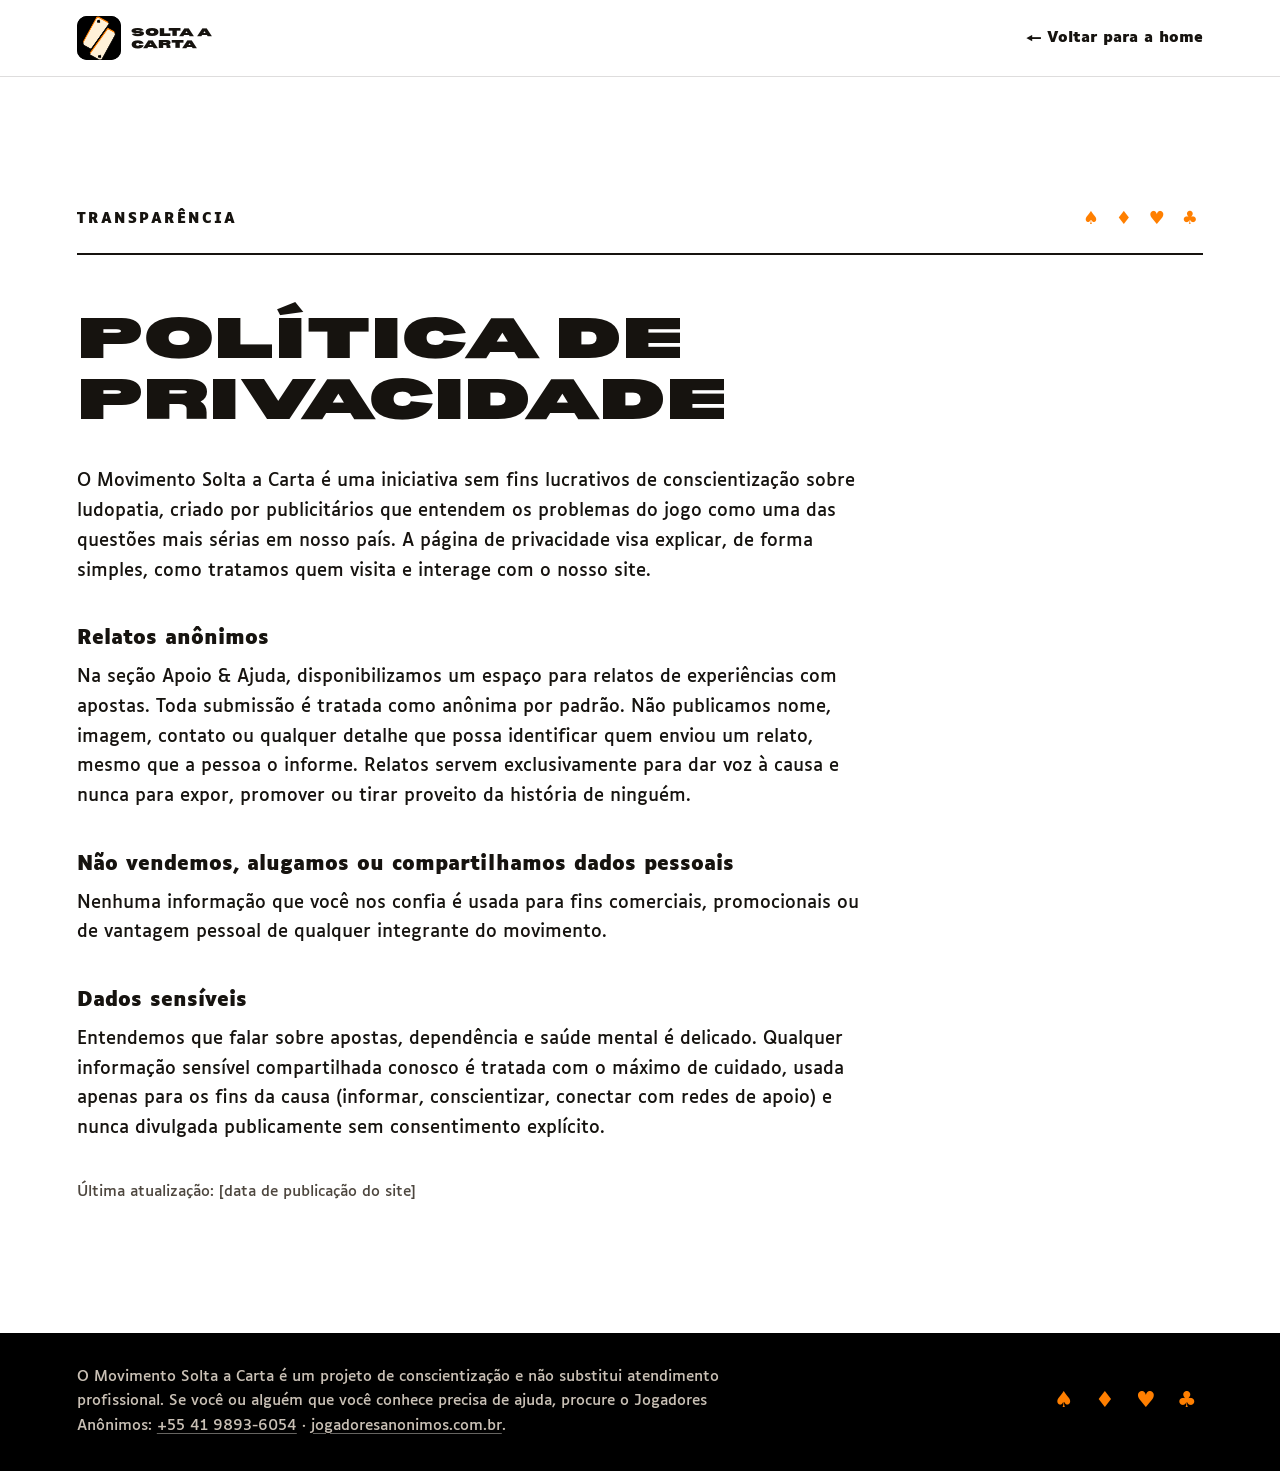
<file: privacidade.html>
<!DOCTYPE html>
<html lang="pt-BR">
<head>
  <meta charset="utf-8">
  <meta name="viewport" content="width=device-width, initial-scale=1">
  <title>Política de Privacidade — Solta a Carta</title>
  <meta name="description" content="Como o Movimento Solta a Carta trata quem visita e interage com o site.">
  <meta name="theme-color" content="#000000">
  <link rel="icon" href="assets/img/logo-cartas.png">
  <link rel="stylesheet" href="assets/css/style.css">
</head>
<body>

<a class="skip-link" href="#conteudo">Pular para o conteúdo</a>

<header class="site-header">
  <div class="header-inner">
    <a class="brand" href="index.html" aria-label="Solta a Carta — página inicial">
      <span class="brand-mark"><img src="assets/img/logo-cartas.png" alt="" width="1080" height="1080"></span>
      <span class="brand-word" aria-hidden="true">Solta a<br>Carta</span>
    </a>
    <a class="back-link" href="index.html">← Voltar para a home</a>
  </div>
</header>

<main id="conteudo" class="block">
  <article class="wrap policy-page">
    <header class="block-head">
      <p class="tag">Transparência</p>
      <span class="footer-suits" aria-hidden="true">♠ ♦ ♥ ♣</span>
    </header>

    <h1 class="display block-title policy-title">Política de Privacidade</h1>

    <div class="prose">
      <p>O Movimento Solta a Carta é uma iniciativa sem fins lucrativos de conscientização sobre ludopatia, criado por publicitários que entendem os problemas do jogo como uma das questões mais sérias em nosso país. A página de privacidade visa explicar, de forma simples, como tratamos quem visita e interage com o nosso site.</p>

      <h2>Relatos anônimos</h2>
      <p>Na seção Apoio &amp; Ajuda, disponibilizamos um espaço para relatos de experiências com apostas. Toda submissão é tratada como anônima por padrão. Não publicamos nome, imagem, contato ou qualquer detalhe que possa identificar quem enviou um relato, mesmo que a pessoa o informe. Relatos servem exclusivamente para dar voz à causa e nunca para expor, promover ou tirar proveito da história de ninguém.</p>

      <h2>Não vendemos, alugamos ou compartilhamos dados pessoais</h2>
      <p>Nenhuma informação que você nos confia é usada para fins comerciais, promocionais ou de vantagem pessoal de qualquer integrante do movimento.</p>

      <h2>Dados sensíveis</h2>
      <p>Entendemos que falar sobre apostas, dependência e saúde mental é delicado. Qualquer informação sensível compartilhada conosco é tratada com o máximo de cuidado, usada apenas para os fins da causa (informar, conscientizar, conectar com redes de apoio) e nunca divulgada publicamente sem consentimento explícito.</p>

      <!-- TODO: trocar pela data real de publicação do site -->
      <p class="policy-date">Última atualização: [data de publicação do site]</p>
    </div>
  </article>
</main>

<footer class="site-footer site-footer-slim">
  <div class="wrap footer-bottom">
    <p class="disclaimer">O Movimento Solta a Carta é um projeto de conscientização e não substitui atendimento profissional. Se você ou alguém que você conhece precisa de ajuda, procure o Jogadores Anônimos: <a href="tel:+554198936054">+55 41 9893-6054</a> · <a href="https://jogadoresanonimos.com.br" target="_blank" rel="noopener">jogadoresanonimos.com.br</a>.</p>
    <p class="footer-suits" aria-hidden="true">♠ ♦ ♥ ♣</p>
  </div>
</footer>

</body>
</html>
</file>
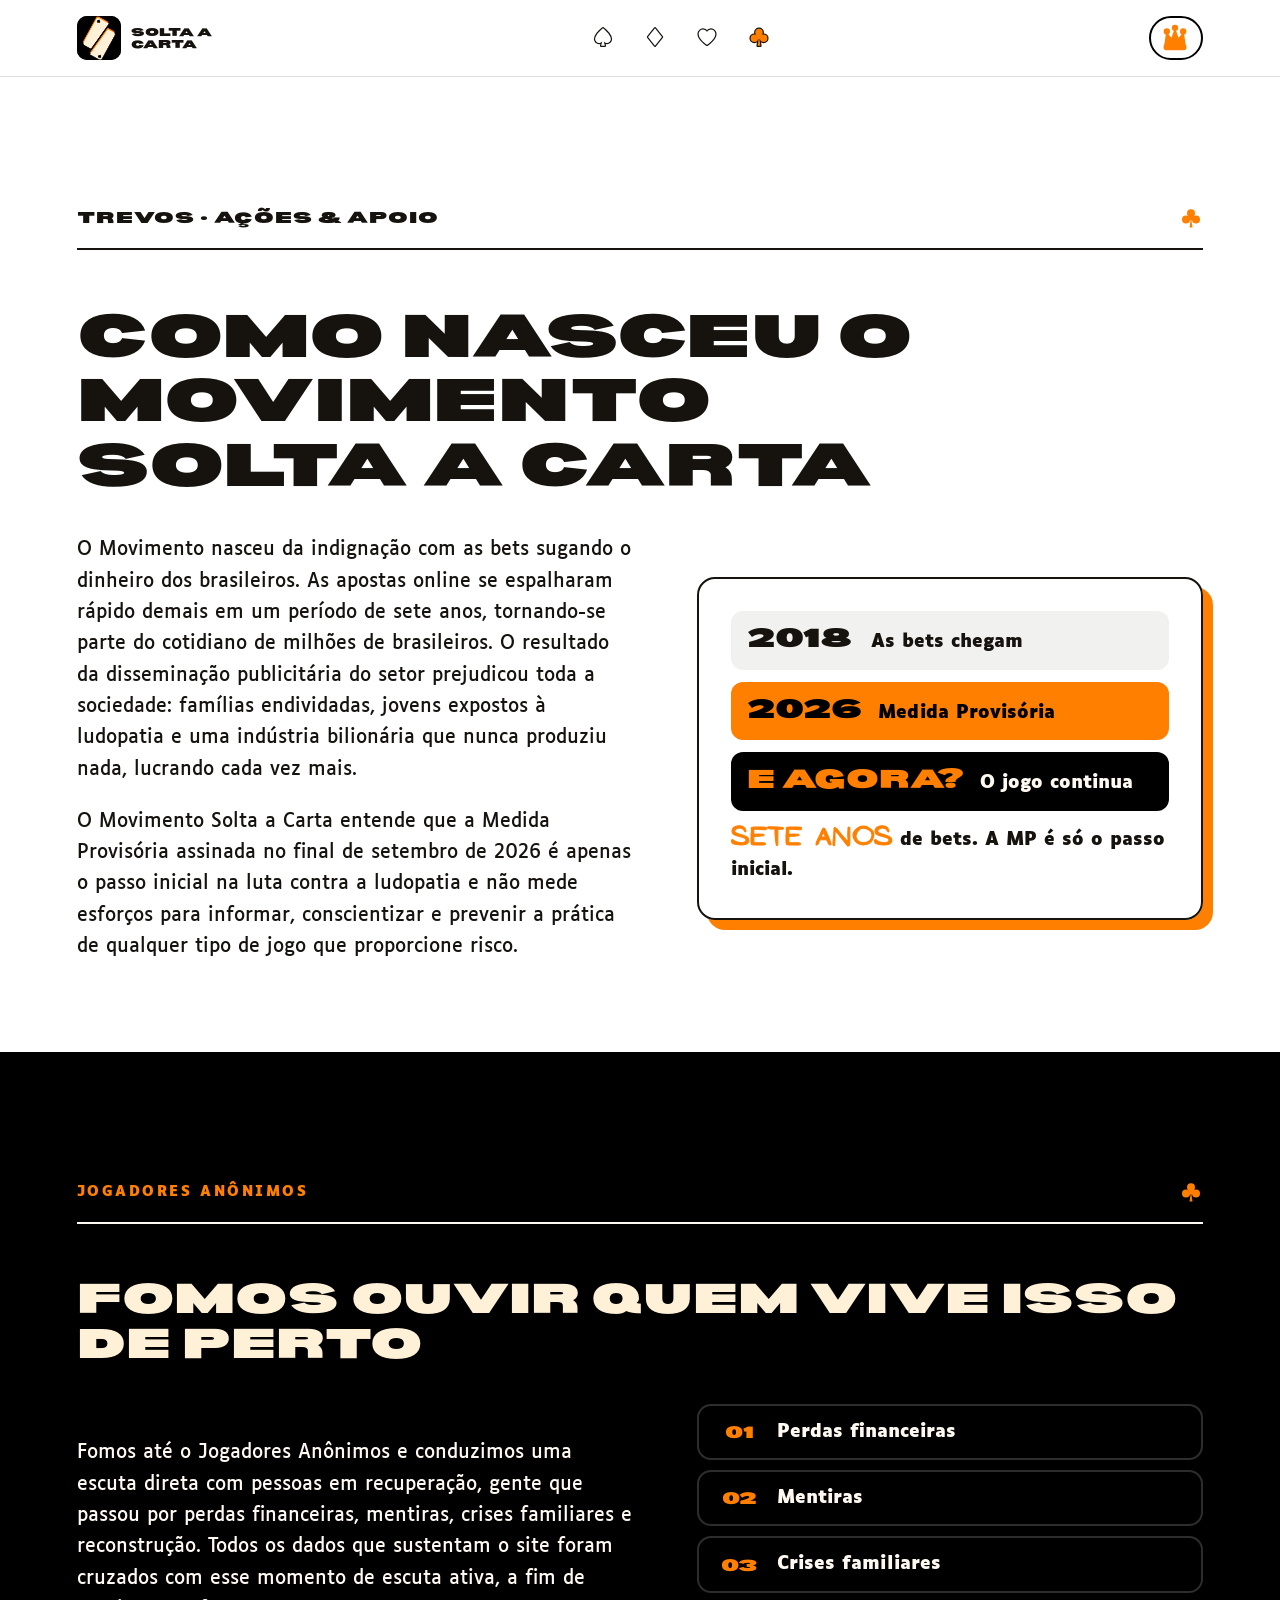
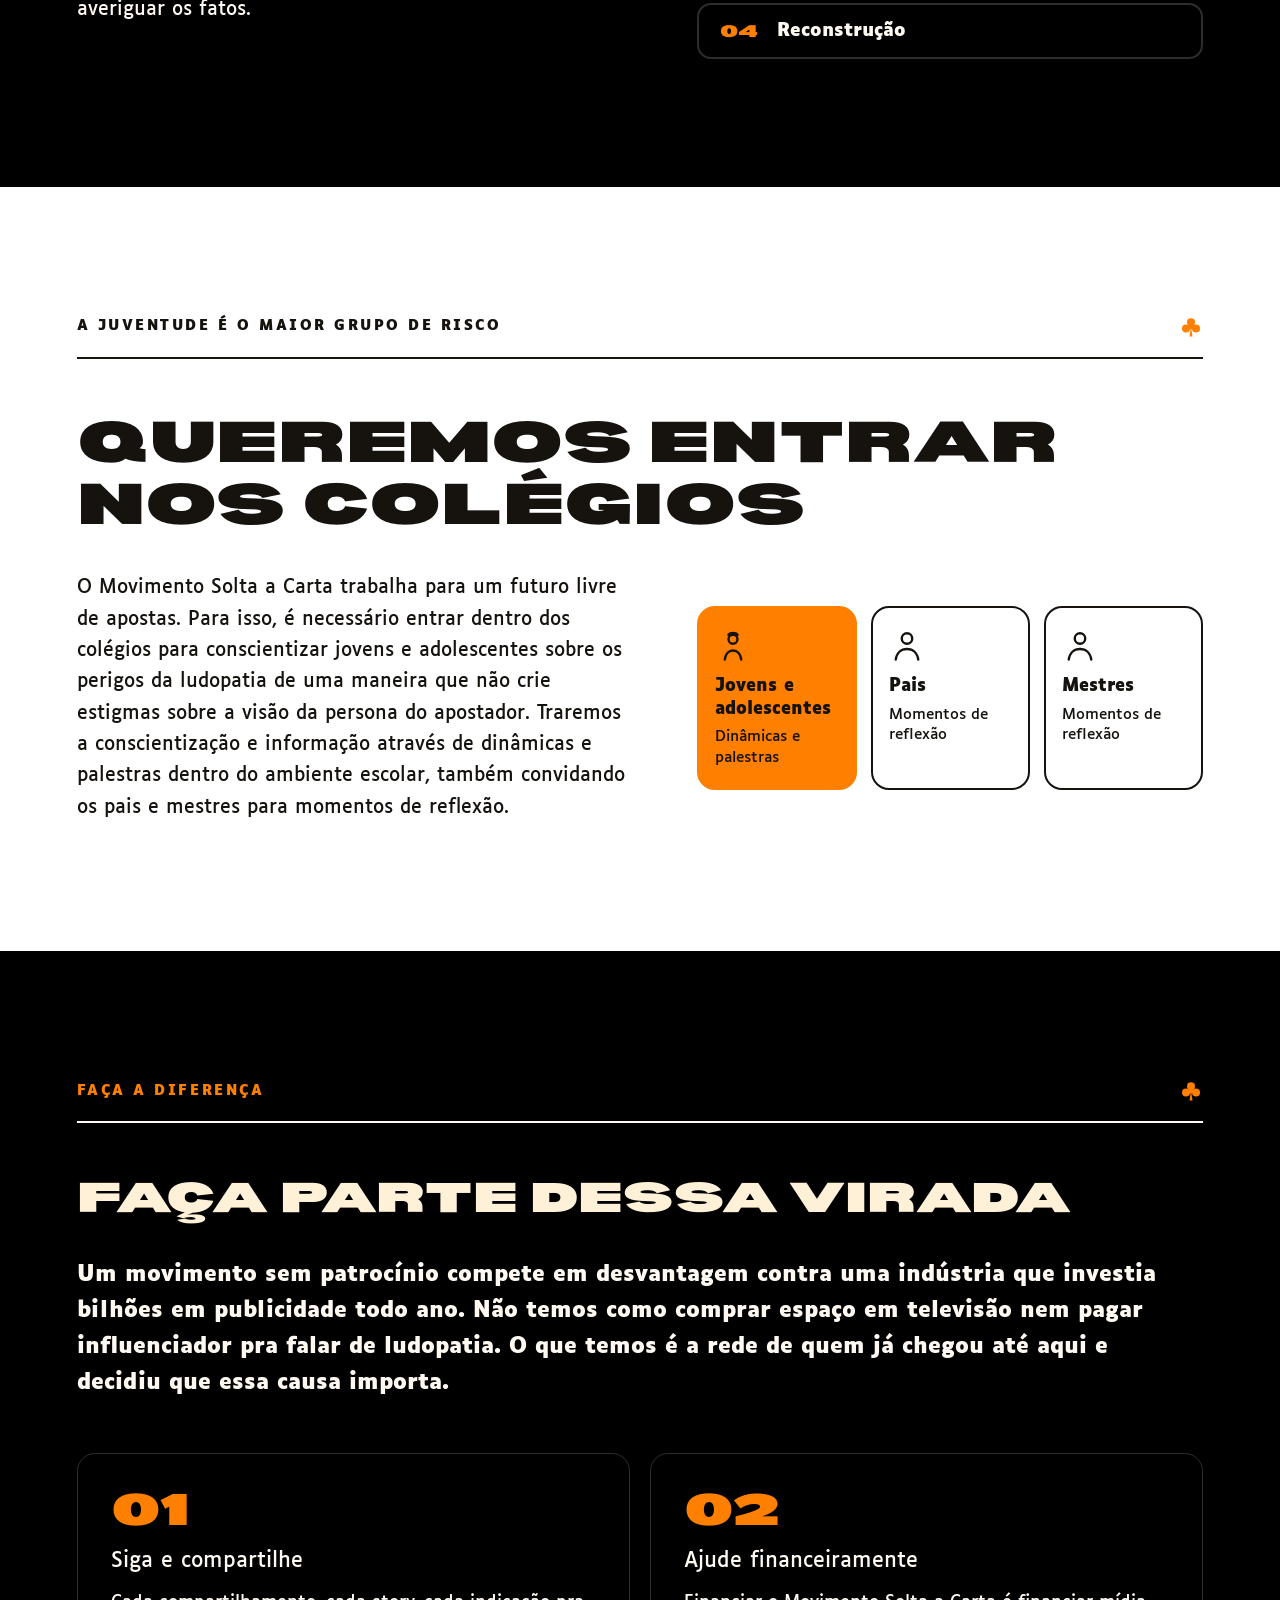
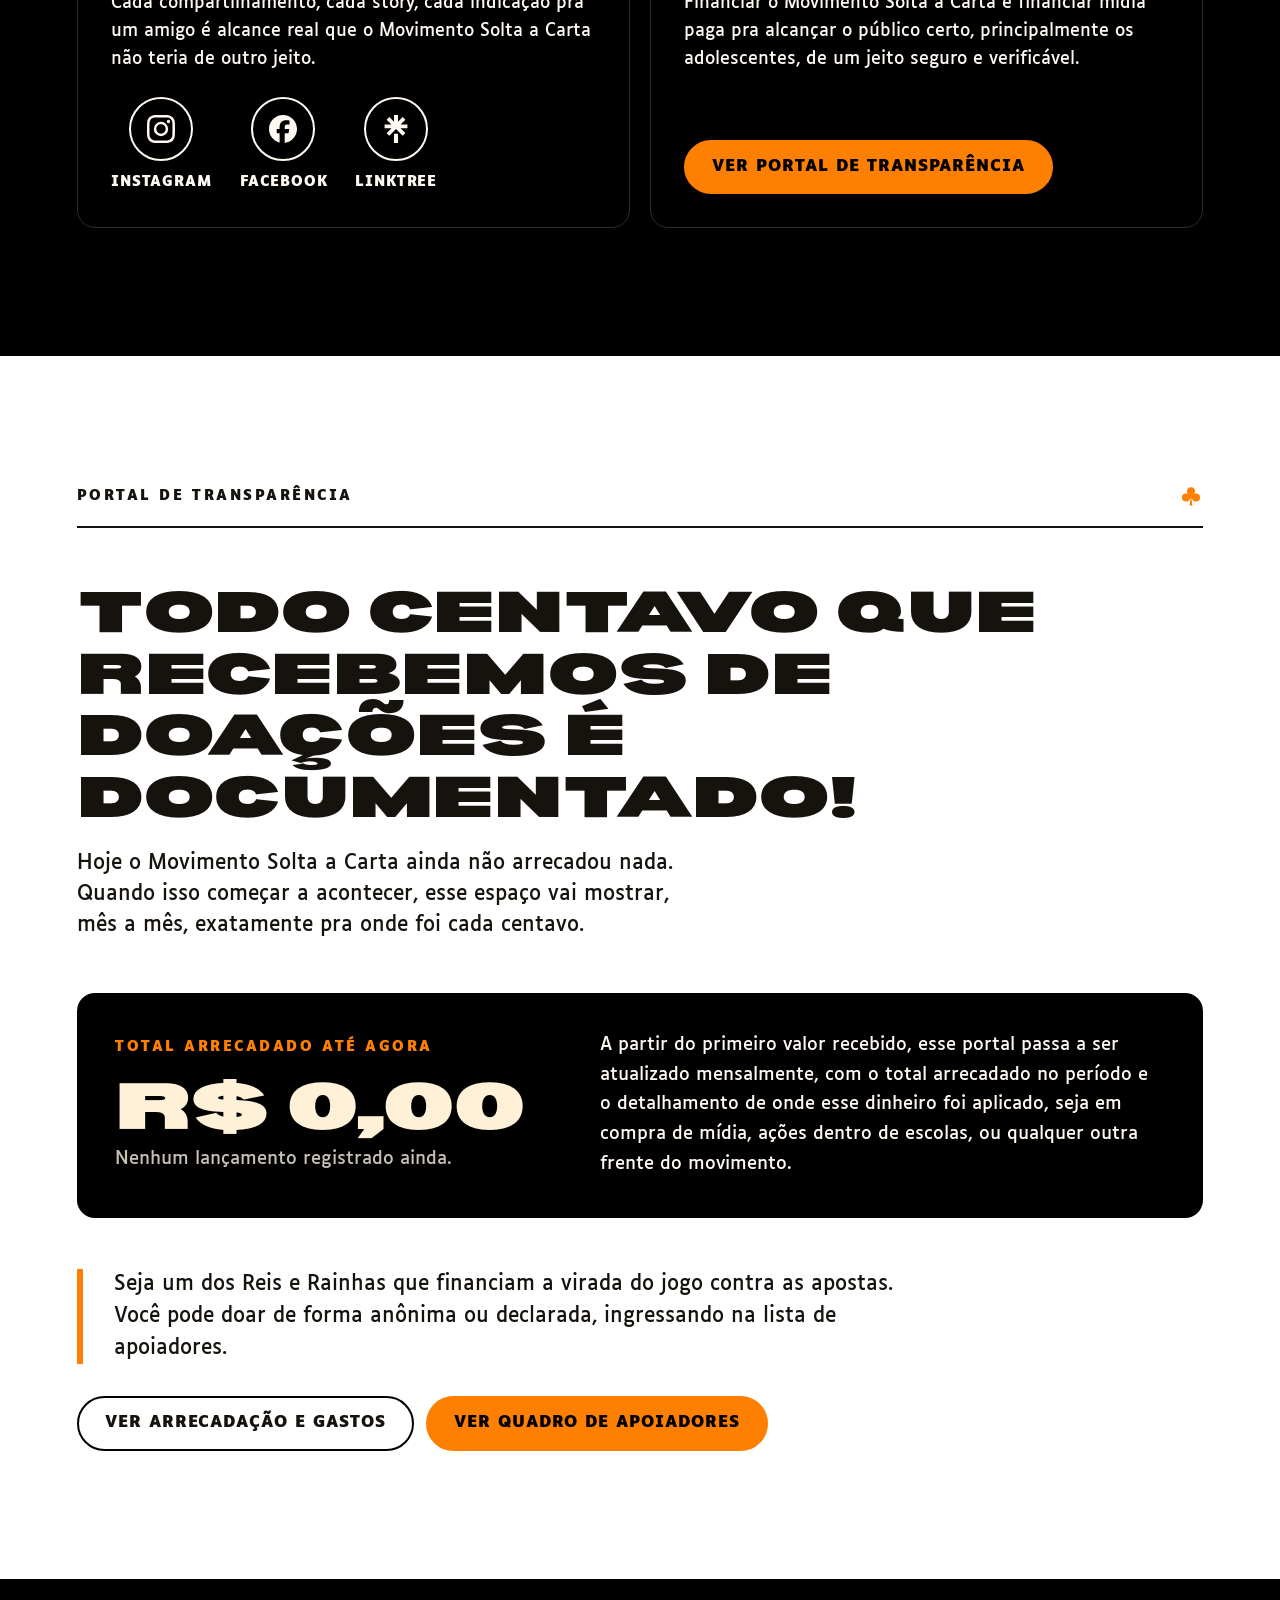
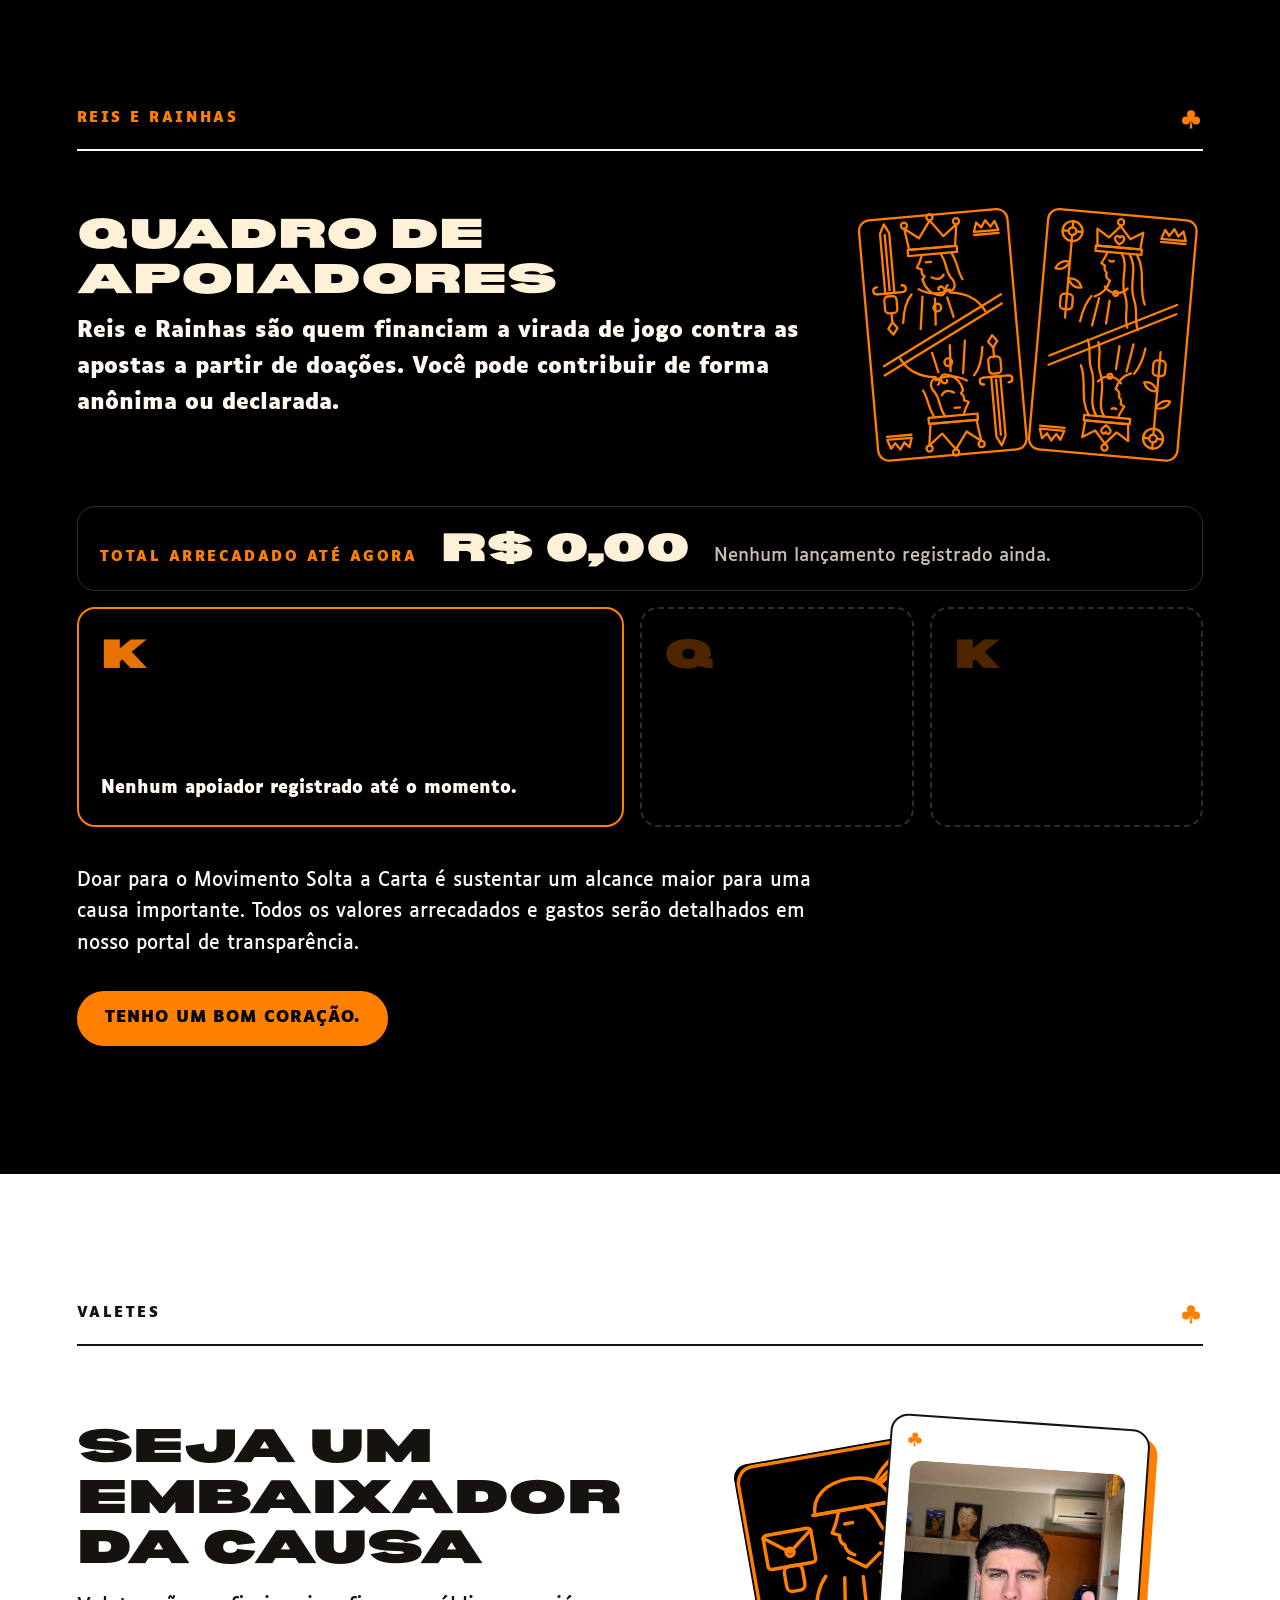
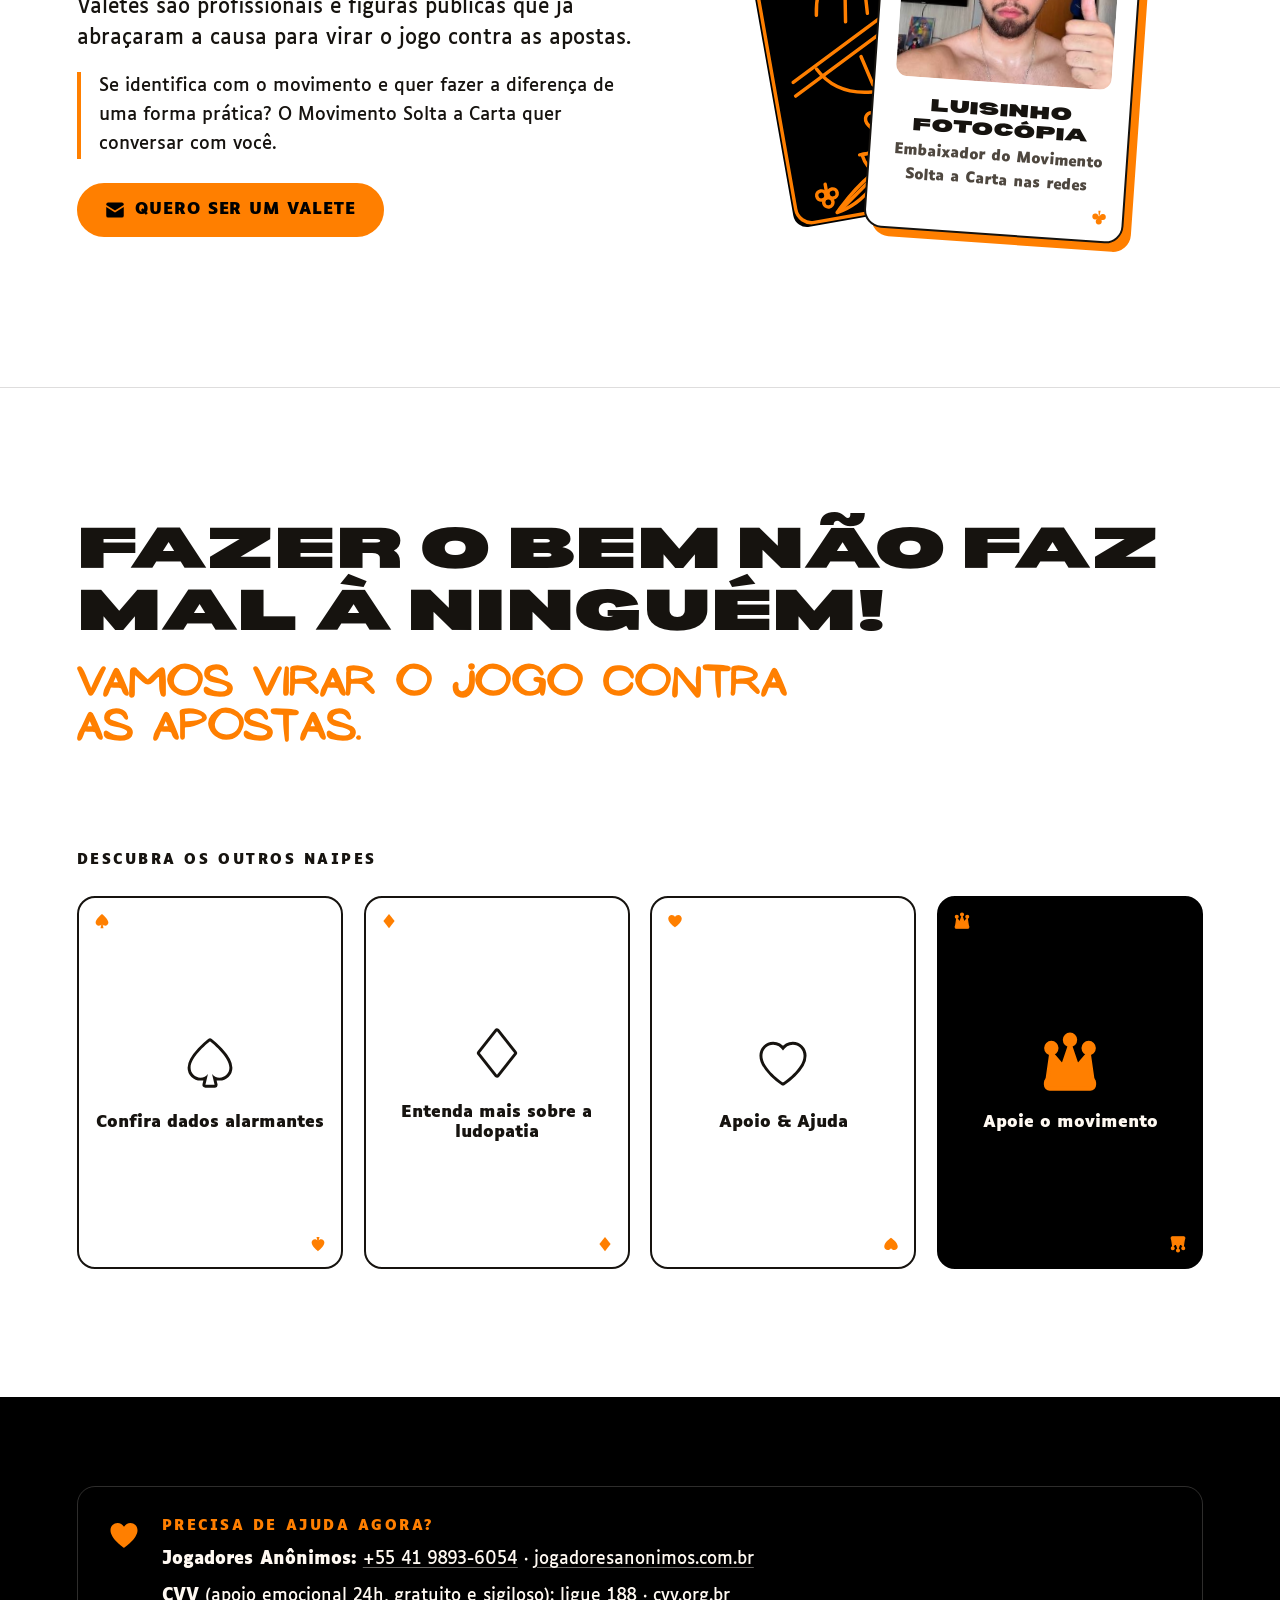
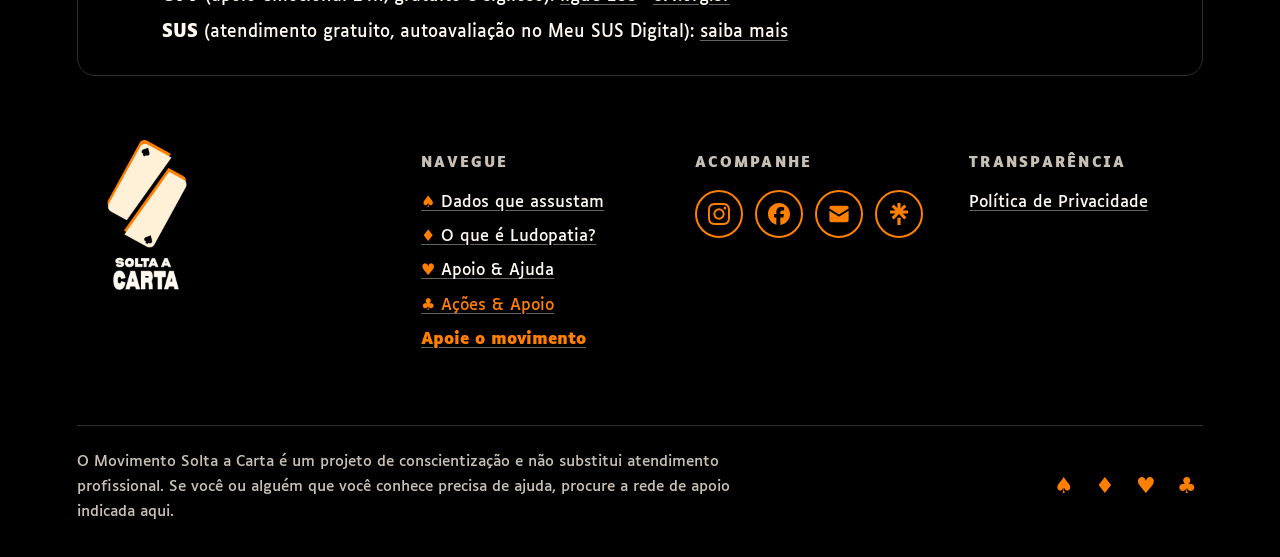
<file: trevos.html>
<!DOCTYPE html>
<html lang="pt-BR">
<head>
  <meta charset="utf-8">
  <meta name="viewport" content="width=device-width, initial-scale=1">
  <title>Ações &amp; Apoio — Movimento Solta a Carta</title>
  <meta name="description" content="Conheça a origem do Movimento Solta a Carta, nosso objetivo com as escolas, siga nas redes, ajude financeiramente e veja quem já está do nosso lado.">
  <meta name="theme-color" content="#000000">
  <meta property="og:title" content="Ações &amp; Apoio — Movimento Solta a Carta">
  <meta property="og:description" content="Faça parte dessa virada.">
  <meta property="og:image" content="assets/img/logo-completo.png">
  <link rel="icon" href="assets/img/logo-cartas.png">

  <link rel="preload" href="assets/fonts/bernoru-blackultraexpanded.otf" as="font" type="font/otf" crossorigin>
  <link rel="preload" href="assets/fonts/nf-ananias-regular.ttf" as="font" type="font/ttf" crossorigin>
  <link rel="preload" href="assets/fonts/Luciole-Regular.woff2" as="font" type="font/woff2" crossorigin>
  <link rel="stylesheet" href="assets/css/style.css">
</head>
<body class="page-trevos">

<!-- ============================================================
     Sprite SVG: naipes, coringa e ícones
     ============================================================ -->
<svg class="sprite" aria-hidden="true" focusable="false">
  <defs>
    <path id="g-spade" d="M12 2.5s-8.5 6.6-8.5 11.6c0 2.5 2 4.3 4.3 4.3 1.4 0 2.6-.6 3.3-1.6L10 21.5h4l-1.1-4.7c.7 1 1.9 1.6 3.3 1.6 2.3 0 4.3-1.8 4.3-4.3C20.5 9.1 12 2.5 12 2.5z"/>
    <path id="g-diamond" d="M12 2.5 19.5 12 12 21.5 4.5 12z"/>
    <path id="g-heart" d="M12 20.5S3 14.6 3 8.8C3 6 5.2 4 7.7 4c1.8 0 3.3 1 4.3 2.5C13 5 14.5 4 16.3 4 18.8 4 21 6 21 8.8c0 5.8-9 11.7-9 11.7z"/>
    <g id="g-club">
      <circle cx="12" cy="7.2" r="4"/>
      <circle cx="7" cy="13.4" r="4"/>
      <circle cx="17" cy="13.4" r="4"/>
      <circle cx="12" cy="12" r="2.6"/>
      <path d="M12 11.5 13.5 21.5h-3z"/>
    </g>
    <g id="g-joker" stroke-linejoin="round" stroke-width="1.6">
      <path d="M3.6 18.2 5 8.4l4.3 5L12 5.4l2.7 8 4.3-5 1.4 9.8z"/>
      <rect x="3" y="18" width="18" height="3.6" rx="1.4"/>
      <circle cx="5" cy="6.4" r="1.9"/>
      <circle cx="12" cy="3.3" r="1.9"/>
      <circle cx="19" cy="6.4" r="1.9"/>
    </g>
    <!-- Ícones de traço (viewBox 24) -->
    <g id="i-person"><circle cx="12" cy="7" r="3.5"/><path d="M4.5 21c.6-4.4 3.5-7 7.5-7s6.9 2.6 7.5 7"/></g>
    <g id="i-teen"><circle cx="12" cy="7.5" r="3"/><path d="M6.5 21c.5-3.8 2.7-6 5.5-6s5 2.2 5.5 6"/><path d="M9 4.5c1-1.5 5-1.5 6 0"/></g>
    <g id="i-brain"><path d="M11 4.5a3 3 0 0 0-5.5 1.3A3 3 0 0 0 3.8 11a3.2 3.2 0 0 0 1.5 5.2A3 3 0 0 0 11 19.5zM13 4.5a3 3 0 0 1 5.5 1.3 3 3 0 0 1 1.7 5.2 3.2 3.2 0 0 1-1.5 5.2 3 3 0 0 1-5.7 3.3z"/><path d="M11 9H8.5M13 9h2.5M11 14H8M13 14h3"/></g>
    <g id="i-ticket"><path d="M3 7h18v3a2 2 0 0 0 0 4v3H3v-3a2 2 0 0 0 0-4z"/><path d="M15 7v10" stroke-dasharray="2 2"/></g>
    <g id="i-palette"><path d="M12 3a9 9 0 1 0 0 18c1.4 0 2-.9 2-2 0-1-.9-1.4-.9-2.4 0-1 .9-1.6 2-1.6h2a4 4 0 0 0 4-4c0-4.4-4-8-9.1-8z"/><circle cx="7.5" cy="11" r="1.2"/><circle cx="10" cy="7" r="1.2"/><circle cx="15" cy="7" r="1.2"/></g>
    <g id="i-clock-off"><circle cx="12" cy="12" r="9"/><path d="M12 7v5l3 2M4 4l16 16"/></g>
    <g id="i-bell"><path d="M6 16v-5a6 6 0 0 1 12 0v5l1.5 2h-15zM10 20.5a2 2 0 0 0 4 0"/></g>
    <g id="i-trophy"><path d="M8 4h8v4a4 4 0 0 1-8 0zM8 5.5H5a3 3 0 0 0 3.2 3.5M16 5.5h3a3 3 0 0 1-3.2 3.5M12 12v3.5M8.5 20.5h7M9.5 15.5h5l.5 5h-6z"/></g>
    <g id="i-target"><circle cx="12" cy="12" r="8.5"/><circle cx="12" cy="12" r="4.5"/><circle cx="12" cy="12" r="1"/><path d="M12 2v3M12 19v3M2 12h3M19 12h3"/></g>
    <g id="i-calendar"><rect x="3.5" y="5" width="17" height="15.5" rx="2"/><path d="M3.5 10h17M8 3v4M16 3v4"/></g>
    <g id="i-pulse"><path d="M3 12h4l2.5-6 4 12 2.5-6H21"/></g>
    <g id="i-phone"><rect x="6.5" y="2.5" width="11" height="19" rx="2.5"/><path d="M10.5 18.5h3"/><circle cx="12" cy="9.5" r="2.2"/><path d="M8.8 14.6c.7-1.4 1.8-2 3.2-2s2.5.6 3.2 2"/></g>
    <g id="i-stats"><path d="M4 20.5h16M7 20.5v-6M12 20.5V9M17 20.5v-10"/><path d="M5 9l5-4 4 3 5-4"/></g>
    <!-- Ilustrações de carta em line art (Rei, Rainha, Valete): metade superior + espelho -->
    <g id="art-king-half">
      <path d="M66 46 62 18l18 14 16-22 16 22 18-14-4 28z"/>
      <path d="M64 46h64v8H64z"/>
      <circle cx="62" cy="14" r="4"/><circle cx="96" cy="6" r="4"/><circle cx="130" cy="14" r="4"/>
      <path d="M82 54c-2 6-4 10-8 16l6 3c-1 4 0 7 3 9l-3 4"/>
      <path d="M86 64h7"/>
      <path d="M80 86c2 12 10 20 20 22 6 2 10-4 6-9-3-4-8-1-6 2"/>
      <path d="M92 84c6 4 12 4 16-2"/>
      <path d="M106 54c8 12 4 24 12 34 6 8 2 16-4 16-5 0-6-6-2-8"/>
      <path d="M120 54c8 14 6 26 12 36"/>
      <path d="M64 104c-8 8-12 20-14 36"/>
      <path d="M114 106c22 2 36 12 44 28"/>
      <path d="M78 108 72 150M94 112l-2 34M110 112l6 26"/>
      <path d="M74 98c12 8 28 10 40 4"/><circle cx="96" cy="124" r="5"/>
      <path d="M30 22l6-12 6 12v78H30z"/><path d="M36 24v72"/>
      <path d="M20 100h32"/><path d="M20 100c-7 0-7-9 0-9"/><path d="M52 100c7 0 7-9 0-9"/>
      <rect x="28" y="104" width="16" height="22" rx="5"/>
      <path d="M36 126v12"/><path d="m36 138 6 8-6 8-6-8z"/>
      <path d="M152 30l4-12 6 7 6-9 6 9 6-7 4 12z"/><path d="M152 34h32"/>
    </g>
    <g id="art-queen-half">
      <path d="M70 46 68 24l16 10 14-16 14 16 16-10-2 22z"/>
      <path d="M68 46h60v7H68z"/>
      <circle cx="98" cy="13" r="4"/>
      <path d="M98 42s-6-4-6-7.5c0-2 1.6-3.5 3-3.5 1.3 0 2.4.8 3 2 .6-1.2 1.7-2 3-2 1.4 0 3 1.5 3 3.5 0 3.5-6 7.5-6 7.5z"/>
      <path d="M84 53c-2 7-4 10-7 15l5 3c-1 4 0 7 3 9-1 4 1 8 5 10"/>
      <path d="M87 64q3 2 6 0"/>
      <path d="M102 53c12 16 0 36 10 56 6 14 0 26 6 40"/>
      <path d="M112 53c14 18 2 40 12 60 6 14 2 26 8 38"/>
      <path d="M122 53c14 20 6 44 16 64"/>
      <path d="M90 90c-2 10-8 18-18 22"/>
      <path d="M78 114 72 150M92 116l-2 30"/>
      <path d="M84 98c8 10 22 10 30 0"/><circle cx="99" cy="106" r="3"/>
      <path d="M68 112c-6 8-10 20-12 34"/>
      <circle cx="36" cy="30" r="13"/><circle cx="36" cy="30" r="5"/>
      <path d="M36 17v8M36 35v8M23 30h8M41 30h8"/>
      <path d="M36 43v100"/>
      <path d="M36 70c-10-2-16 4-18 10 8 2 14-2 18-10z"/>
      <path d="M36 92c10-2 16 4 18 10-8 2-14-2-18-10z"/>
      <rect x="28" y="112" width="16" height="20" rx="5"/>
      <path d="M152 30l4-12 6 7 6-9 6 9 6-7 4 12z"/><path d="M152 34h32"/>
    </g>
    <g id="art-jack-half">
      <path d="M64 54c0-16 14-26 34-26s32 10 34 26z"/>
      <path d="M62 54h72"/>
      <path d="M120 34c12-16 28-24 42-26-10 10-22 20-36 28"/>
      <path d="M124 34 158 10"/>
      <path d="M84 56c-2 6-4 10-8 16l6 3c-1 4 0 7 3 9 0 5 3 8 7 10"/>
      <path d="M88 66h7"/>
      <path d="M110 56c8 6 6 16 12 22 4 6 0 12-6 10"/>
      <path d="M86 96l14 10 14-10"/>
      <path d="M64 108c-8 8-12 18-14 32"/>
      <path d="M114 106c22 2 36 12 44 28"/>
      <path d="M80 112 74 150M96 114l-2 32M112 112l6 26"/>
      <rect x="16" y="64" width="42" height="30" rx="3"/>
      <path d="m16 66 21 16 21-16"/>
      <circle cx="37" cy="82" r="3.5"/>
      <rect x="29" y="94" width="16" height="22" rx="5"/>
      <circle cx="168" cy="18" r="4"/><circle cx="163" cy="25" r="4"/><circle cx="173" cy="25" r="4"/><path d="M168 26v8"/>
    </g>
    <symbol id="art-king" viewBox="0 0 200 320"><g fill="none" stroke="currentColor" stroke-width="3" stroke-linecap="round" stroke-linejoin="round"><rect x="3" y="3" width="194" height="314" rx="14"/><use href="#art-king-half"/><use href="#art-king-half" transform="rotate(180 100 160)"/><path d="M20 194 180 114M20 206l160-80"/></g></symbol>
    <symbol id="art-queen" viewBox="0 0 200 320"><g fill="none" stroke="currentColor" stroke-width="3" stroke-linecap="round" stroke-linejoin="round"><rect x="3" y="3" width="194" height="314" rx="14"/><use href="#art-queen-half"/><use href="#art-queen-half" transform="rotate(180 100 160)"/><path d="M20 194 180 114M20 206l160-80"/></g></symbol>
    <symbol id="art-jack" viewBox="0 0 200 320"><g fill="none" stroke="currentColor" stroke-width="3" stroke-linecap="round" stroke-linejoin="round"><rect x="3" y="3" width="194" height="314" rx="14"/><use href="#art-jack-half"/><use href="#art-jack-half" transform="rotate(180 100 160)"/><path d="M20 194 180 114M20 206l160-80"/></g></symbol>
    <g id="i-hourglass"><path d="M7 3h10M7 21h10M8 3c0 5 8 5 8 9s-8 4-8 9M16 3c0 5-8 5-8 9s8 4 8 9"/></g>
  </defs>
</svg>

<a class="skip-link" href="#conteudo">Pular para o conteúdo</a>

<!-- ============================================================
     CABEÇALHO (igual à home; Trevos marcado como página atual)
     ============================================================ -->
<header class="site-header" id="topo">
  <div class="header-inner">
    <a class="brand" href="index.html" aria-label="Solta a Carta — página inicial">
      <span class="brand-mark"><img src="assets/img/logo-cartas.png" alt="" width="1080" height="1080"></span>
      <span class="brand-word" aria-hidden="true">Solta a<br>Carta</span>
    </a>

    <nav class="suit-nav" aria-label="Seções do site">
      <ul class="suit-list">
        <li>
          <a class="suit-link" href="dados-que-assustam.html" data-label="Dados que assustam">
            <svg class="suit-icon" viewBox="-2 -2 28 28" aria-hidden="true"><use href="#g-spade" class="s-out"/><use href="#g-spade" class="s-in"/></svg>
            <span class="suit-label"><span>Dados que assustam</span></span>
          </a>
        </li>
        <li>
          <a class="suit-link" href="o-que-e-ludopatia.html" data-label="O que é Ludopatia?">
            <svg class="suit-icon" viewBox="-2 -2 28 28" aria-hidden="true"><use href="#g-diamond" class="s-out"/><use href="#g-diamond" class="s-in"/></svg>
            <span class="suit-label"><span>O que é Ludopatia?</span></span>
          </a>
        </li>
        <li>
          <a class="suit-link" href="apoio-e-ajuda.html" data-label="Apoio &amp; Ajuda">
            <svg class="suit-icon" viewBox="-2 -2 28 28" aria-hidden="true"><use href="#g-heart" class="s-out"/><use href="#g-heart" class="s-in"/></svg>
            <span class="suit-label"><span>Apoio &amp; Ajuda</span></span>
          </a>
        </li>
        <li>
          <a class="suit-link" href="trevos.html" aria-current="page" data-label="Ações &amp; Apoio">
            <svg class="suit-icon" viewBox="-2 -2 28 28" aria-hidden="true"><use href="#g-club" class="s-out"/><use href="#g-club" class="s-in"/></svg>
            <span class="suit-label"><span>Ações &amp; Apoio</span></span>
          </a>
        </li>
      </ul>
    </nav>

    <a class="suit-link joker-link" href="trevos.html#reis-e-rainhas" data-label="Apoie o movimento">
      <svg class="suit-icon joker-icon" viewBox="0 0 24 24" aria-hidden="true"><use href="#g-joker"/></svg>
      <span class="suit-label"><span>Apoie o movimento</span></span>
    </a>
  </div>

  <div class="nav-hint" id="nav-hint" aria-live="polite" hidden>
    <a class="nav-hint-link" href="#"><span class="nav-hint-label"></span><span class="nav-hint-cta">toque de novo para abrir →</span></a>
  </div>
</header>

<main id="conteudo">

  <!-- ==========================================================
       BLOCO 1 — COMO NASCEU O MOVIMENTO
       ========================================================== -->
  <section class="block page-intro" aria-labelledby="page-title">
    <div class="wrap">
      <header class="block-head">
        <p class="tag tag-display">Trevos · Ações &amp; Apoio</p>
        <svg class="tag-suit" viewBox="0 0 24 24" aria-hidden="true"><use href="#g-club"/></svg>
      </header>
      <h1 class="display block-title page-title tr-title" id="page-title">Como nasceu o<br> Movimento<br> Solta a&nbsp;Carta</h1>

      <div class="mm-row tr-origin reveal">
        <div class="mm-text">
          <p>O Movimento nasceu da indignação com as bets sugando o dinheiro dos brasileiros. As apostas online se espalharam rápido demais em um período de sete anos, tornando-se parte do cotidiano de milhões de brasileiros. O resultado da disseminação publicitária do setor prejudicou toda a sociedade: famílias endividadas, jovens expostos à ludopatia e uma indústria bilionária que nunca produziu nada, lucrando cada vez mais.</p>
          <p>O Movimento Solta a Carta entende que a Medida Provisória assinada no final de setembro de 2026 é apenas o passo inicial na luta contra a ludopatia e não mede esforços para informar, conscientizar e prevenir a prática de qualquer tipo de jogo que proporcione risco.</p>
        </div>
        <figure class="mm-visual mm-card tr-years" aria-label="De 2018 a 2026: sete anos de bets. A Medida Provisória é só o passo inicial.">
          <ol class="tr-years-line">
            <li><p class="display">2018</p><span>As bets chegam</span></li>
            <li class="is-mp"><p class="display">2026</p><span>Medida Provisória</span></li>
            <li class="is-next"><p class="display">E agora?</p><span>O jogo continua</span></li>
          </ol>
          <figcaption><span class="hand">Sete anos</span> de bets. A MP é só o passo inicial.</figcaption>
        </figure>
      </div>
    </div>
  </section>

  <!-- ==========================================================
       BLOCO 2 — JOGADORES ANÔNIMOS (preto pontual)
       ========================================================== -->
  <section class="block block-dark" id="escuta" aria-labelledby="ja-title">
    <div class="wrap">
      <header class="block-head on-dark"><p class="tag">Jogadores Anônimos</p><svg class="tag-suit" viewBox="0 0 24 24" aria-hidden="true"><use href="#g-club"/></svg></header>
      <h2 class="display band-title" id="ja-title">Fomos ouvir quem vive isso de perto</h2>
      <div class="mm-row reveal">
        <div class="mm-text">
          <p>Fomos até o Jogadores Anônimos e conduzimos uma escuta direta com pessoas em recuperação, gente que passou por perdas financeiras, mentiras, crises familiares e reconstrução. Todos os dados que sustentam o site foram cruzados com esse momento de escuta ativa, a fim de averiguar os fatos.</p>
        </div>
        <ul class="stack stack-dark" aria-label="O que ouvimos">
          <li><span class="stack-n display">01</span>Perdas financeiras</li>
          <li><span class="stack-n display">02</span>Mentiras</li>
          <li><span class="stack-n display">03</span>Crises familiares</li>
          <li><span class="stack-n display">04</span>Reconstrução</li>
        </ul>
      </div>
    </div>
  </section>

  <!-- ==========================================================
       BLOCO 3 — COLÉGIOS
       ========================================================== -->
  <section class="block" id="colegios" aria-labelledby="col-title">
    <div class="wrap">
      <header class="block-head"><p class="tag">A juventude é o maior grupo de risco</p><svg class="tag-suit" viewBox="0 0 24 24" aria-hidden="true"><use href="#g-club"/></svg></header>
      <h2 class="display block-title" id="col-title">Queremos entrar nos colégios</h2>
      <div class="mm-row reveal">
        <div class="mm-text">
          <p>O Movimento Solta a Carta trabalha para um futuro livre de apostas. Para isso, é necessário entrar dentro dos colégios para conscientizar jovens e adolescentes sobre os perigos da ludopatia de uma maneira que não crie estigmas sobre a visão da persona do apostador. Traremos a conscientização e informação através de dinâmicas e palestras dentro do ambiente escolar, também convidando os pais e mestres para momentos de reflexão.</p>
        </div>
        <ul class="school" aria-label="Para quem são as ações nas escolas">
          <li><svg viewBox="0 0 24 24" aria-hidden="true"><use href="#i-teen"/></svg><p class="school-t">Jovens e adolescentes</p><p>Dinâmicas e palestras</p></li>
          <li><svg viewBox="0 0 24 24" aria-hidden="true"><use href="#i-person"/></svg><p class="school-t">Pais</p><p>Momentos de reflexão</p></li>
          <li><svg viewBox="0 0 24 24" aria-hidden="true"><use href="#i-person"/></svg><p class="school-t">Mestres</p><p>Momentos de reflexão</p></li>
        </ul>
      </div>
    </div>
  </section>

  <!-- ==========================================================
       BLOCO 4 — FAÇA PARTE DESSA VIRADA (preto pontual)
       ========================================================== -->
  <section class="block block-dark" id="faca-parte" aria-labelledby="fp-title">
    <div class="wrap">
      <header class="block-head on-dark"><p class="tag">Faça a diferença</p><svg class="tag-suit" viewBox="0 0 24 24" aria-hidden="true"><use href="#g-club"/></svg></header>
      <h2 class="display band-title" id="fp-title">Faça parte dessa virada</h2>
      <p class="band-lead fp-lead">Um movimento sem patrocínio compete em desvantagem contra uma indústria que investia bilhões em publicidade todo ano. Não temos como comprar espaço em televisão nem pagar influenciador pra falar de ludopatia. O que temos é a rede de quem já chegou até aqui e decidiu que essa causa importa.</p>
      <div class="fp-split">
        <article class="fp-col reveal">
          <p class="fp-n display">01</p>
          <h3 class="fp-t">Siga e compartilhe</h3>
          <p>Cada compartilhamento, cada story, cada indicação pra um amigo é alcance real que o Movimento Solta a Carta não teria de outro jeito.</p>
          <ul class="social">
          <li><a class="soc soc-ig" href="https://www.instagram.com/projetosoltaacarta/" target="_blank" rel="noopener" aria-label="Instagram" title="Instagram"><span class="soc-ico"><svg viewBox="0 0 24 24" aria-hidden="true"><path d="M12 0C8.74 0 8.333.015 7.053.072 5.775.132 4.905.333 4.14.63c-.789.306-1.459.717-2.126 1.384S.935 3.35.63 4.14C.333 4.905.131 5.775.072 7.053.012 8.333 0 8.74 0 12s.015 3.667.072 4.947c.06 1.277.261 2.148.558 2.913.306.788.717 1.459 1.384 2.126.667.666 1.336 1.079 2.126 1.384.766.296 1.636.499 2.913.558C8.333 23.988 8.74 24 12 24s3.667-.015 4.947-.072c1.277-.06 2.148-.262 2.913-.558.788-.306 1.459-.718 2.126-1.384.666-.667 1.079-1.335 1.384-2.126.296-.765.499-1.636.558-2.913.06-1.28.072-1.687.072-4.947s-.015-3.667-.072-4.947c-.06-1.277-.262-2.149-.558-2.913-.306-.789-.718-1.459-1.384-2.126C21.319 1.347 20.651.935 19.86.63c-.765-.297-1.636-.499-2.913-.558C15.667.012 15.26 0 12 0zm0 2.16c3.203 0 3.585.016 4.85.071 1.17.055 1.805.249 2.227.415.562.217.96.477 1.382.896.419.42.679.819.896 1.381.164.422.36 1.057.413 2.227.057 1.266.07 1.646.07 4.85s-.015 3.585-.074 4.85c-.061 1.17-.256 1.805-.421 2.227-.224.562-.479.96-.899 1.382-.419.419-.824.679-1.38.896-.42.164-1.065.36-2.235.413-1.274.057-1.649.07-4.859.07-3.211 0-3.586-.015-4.859-.074-1.171-.061-1.816-.256-2.236-.421-.569-.224-.96-.479-1.379-.899-.421-.419-.69-.824-.9-1.38-.165-.42-.359-1.065-.42-2.235-.045-1.26-.061-1.649-.061-4.844 0-3.196.016-3.586.061-4.861.061-1.17.255-1.814.42-2.234.21-.57.479-.96.9-1.381.419-.419.81-.689 1.379-.898.42-.166 1.051-.361 2.221-.421 1.275-.045 1.65-.06 4.859-.06l.045.03zm0 3.678a6.162 6.162 0 1 0 0 12.324 6.162 6.162 0 1 0 0-12.324zM12 16c-2.21 0-4-1.79-4-4s1.79-4 4-4 4 1.79 4 4-1.79 4-4 4zm7.846-10.405a1.441 1.441 0 0 1-2.88 0 1.44 1.44 0 0 1 2.88 0z"/></svg></span><span class="soc-name">Instagram</span></a></li>
          <li><a class="soc soc-fb" href="https://www.facebook.com/profile.php?id=61594390811809" target="_blank" rel="noopener" aria-label="Facebook" title="Facebook"><span class="soc-ico"><svg viewBox="0 0 24 24" aria-hidden="true"><path d="M9.101 23.691v-7.98H6.627v-3.667h2.474v-1.58c0-4.085 1.848-5.978 5.858-5.978.401 0 .955.042 1.468.103a8.68 8.68 0 0 1 1.141.195v3.325a8.623 8.623 0 0 0-.653-.036 26.805 26.805 0 0 0-.733-.009c-.707 0-1.259.096-1.675.309a1.686 1.686 0 0 0-.679.622c-.258.42-.374.995-.374 1.752v1.297h3.919l-.386 2.103-.287 1.564h-3.246v8.245C19.396 23.238 24 18.179 24 12.044c0-6.627-5.373-12-12-12s-12 5.373-12 12c0 5.628 3.874 10.35 9.101 11.647Z"/></svg></span><span class="soc-name">Facebook</span></a></li>
          <li><a class="soc soc-lt" href="https://linktr.ee/projetosoltaacarta" target="_blank" rel="noopener" aria-label="Linktree" title="Linktree"><span class="soc-ico"><svg viewBox="0 0 24 24" aria-hidden="true"><path d="m13.73635 5.85251 4.00467-4.11665 2.3248 2.3808-4.20064 4.00466h5.9085v3.30473h-5.9365l4.22865 4.10766-2.3248 2.3338L12.0005 12.099l-5.74052 5.76852-2.3248-2.3248 4.22864-4.10766h-5.9375V8.12132h5.9085L3.93417 4.11666l2.3248-2.3808 4.00468 4.11665V0h3.4727zm-3.4727 10.30614h3.4727V24h-3.4727z"/></svg></span><span class="soc-name">Linktree</span></a></li>
        </ul>
        </article>
        <article class="fp-col reveal">
          <p class="fp-n display">02</p>
          <h3 class="fp-t">Ajude financeiramente</h3>
          <p>Financiar o Movimento Solta a Carta é financiar mídia paga pra alcançar o público certo, principalmente os adolescentes, de um jeito seguro e verificável.</p>
          <div class="actions"><button class="btn btn-primary" type="button" data-open-dialog="portal" aria-haspopup="dialog">Ver Portal de Transparência</button></div>
        </article>
      </div>
    </div>
  </section>

  <!-- ==========================================================
       BLOCO 5 — PORTAL DE TRANSPARÊNCIA
       ========================================================== -->
  <section class="block" id="transparencia" aria-labelledby="tr-title">
    <div class="wrap">
      <header class="block-head"><p class="tag">Portal de Transparência</p><svg class="tag-suit" viewBox="0 0 24 24" aria-hidden="true"><use href="#g-club"/></svg></header>
      <h2 class="display block-title" id="tr-title">Todo centavo que recebemos de doações é documentado!</h2>
      <p class="page-lead">Hoje o Movimento Solta a Carta ainda não arrecadou nada. Quando isso começar a acontecer, esse espaço vai mostrar, mês a mês, exatamente pra onde foi cada centavo.</p>
      <div class="ledger">
        <div class="ledger-total"><p class="tag">Total arrecadado até agora</p><p class="ledger-num display" id="total-arrecadado-portal">R$ 0,00</p><p class="ledger-empty" id="msg-total-portal">Nenhum lançamento registrado ainda.</p></div>
        <p class="ledger-text">A partir do primeiro valor recebido, esse portal passa a ser atualizado mensalmente, com o total arrecadado no período e o detalhamento de onde esse dinheiro foi aplicado, seja em compra de mídia, ações dentro de escolas, ou qualquer outra frente do movimento.</p>
      </div>
      <p class="mm-statement">Seja um dos Reis e Rainhas que financiam a virada do jogo contra as apostas. Você pode doar de forma anônima ou declarada, ingressando na lista de apoiadores.</p>
      <div class="actions"><button class="btn btn-ghost" type="button" data-open-dialog="portal" aria-haspopup="dialog">Ver arrecadação e gastos</button><a class="btn btn-primary" href="#reis-e-rainhas">Ver quadro de apoiadores</a></div>
    </div>
  </section>

  <!-- ==========================================================
       BLOCO 6 — REIS E RAINHAS (preto pontual)
       ========================================================== -->
  <section class="block block-dark" id="reis-e-rainhas" aria-labelledby="rr-title">
    <div class="wrap">
      <header class="block-head on-dark"><p class="tag">Reis e Rainhas</p><svg class="tag-suit" viewBox="0 0 24 24" aria-hidden="true"><use href="#g-club"/></svg></header>
      <div class="court-head">
        <div>
          <h2 class="display band-title" id="rr-title">Quadro de apoiadores</h2>
          <p class="band-lead">Reis e Rainhas são quem financiam a virada de jogo contra as apostas a partir de doações. Você pode contribuir de forma anônima ou declarada.</p>
        </div>
        <div class="court-art" aria-hidden="true">
          <svg class="art-card"><use href="#art-king"/></svg>
          <svg class="art-card"><use href="#art-queen"/></svg>
        </div>
      </div>
      <!-- Quadro automático: lido da planilha Google publicada como CSV (ver main.js, "Reis e Rainhas").
           Colunas: data (AAAA-MM-DD), nome, valor (número, sem R$), mostrar_nome (sim/nao). -->
      <div class="rr-board" data-donations="https://docs.google.com/spreadsheets/d/e/2PACX-1vT8FrPqyUFHEbv1eACF5M2qCKMaoGAzf10kOS656MdsTAS5zFJEKWFi1HdPZBTjK_weuL3un5BbhiyS/pub?gid=0&amp;single=true&amp;output=csv">
        <div class="rr-total" id="total-arrecadado-wrapper">
          <p class="tag">Total arrecadado até agora</p>
          <p class="ledger-num display" id="total-arrecadado">R$ 0,00</p>
          <p class="ledger-empty" id="msg-total">Nenhum lançamento registrado ainda.</p>
        </div>
        <div class="rr-ranking" id="ranking-apoiadores" aria-live="polite">
          <div class="empty-grid">
            <div class="empty-slot is-first"><span class="empty-letter display">K</span><p>Nenhum apoiador registrado até o momento.</p></div>
            <div class="empty-slot" aria-hidden="true"><span class="empty-letter display">Q</span></div>
            <div class="empty-slot" aria-hidden="true"><span class="empty-letter display">K</span></div>
          </div>
        </div>
        <button class="btn btn-ghost rr-more" type="button" id="btn-ver-todos" aria-expanded="false" aria-controls="lista-completa" hidden>Ver todos os apoiadores</button>
        <ol class="rr-list" id="lista-completa" hidden></ol>
      </div>
      <p class="sp-lead">Doar para o Movimento Solta a Carta é sustentar um alcance maior para uma causa importante. Todos os valores arrecadados e gastos serão detalhados em nosso portal de transparência.</p>
      <div class="actions"><button class="btn btn-primary" type="button" data-open-dialog="doar" aria-haspopup="dialog">Tenho um bom Coração.</button></div>
    </div>
  </section>

  <!-- ==========================================================
       BLOCO 7 — VALETES
       ========================================================== -->
  <section class="block" id="valetes" aria-labelledby="va-title">
    <div class="wrap">
      <header class="block-head"><p class="tag">Valetes</p><svg class="tag-suit" viewBox="0 0 24 24" aria-hidden="true"><use href="#g-club"/></svg></header>
      <div class="valete-grid">
        <div class="valete-text">
          <h2 class="display block-title" id="va-title">Seja um<br> embaixador<br> da causa</h2>
          <p class="page-lead">Valetes são profissionais e figuras públicas que já abraçaram a causa para virar o jogo contra as apostas.</p>
          <p class="valete-invite">Se identifica com o movimento e quer fazer a diferença de uma forma prática? O Movimento Solta a Carta quer conversar com você.</p>
          <div class="actions"><a class="btn btn-primary btn-mail" href="https://mail.google.com/mail/?view=cm&amp;fs=1&amp;to=projetosoltaacarta@gmail.com&amp;su=Quero%20ser%20um%20Valete" target="_blank" rel="noopener"><svg viewBox="0 0 24 24" aria-hidden="true"><path d="M1.5 5.25A2.25 2.25 0 0 1 3.75 3h16.5a2.25 2.25 0 0 1 2.25 2.25v.7L12 12.6 1.5 5.95v-.7zm0 3.15V18.75A2.25 2.25 0 0 0 3.75 21h16.5a2.25 2.25 0 0 0 2.25-2.25V8.4L12 15.05 1.5 8.4z"/></svg>Quero ser um Valete</a></div>
        </div>

        <div class="valete-hand">
          <svg class="art-card valete-art" aria-hidden="true"><use href="#art-jack"/></svg>
          <!-- Novos Valetes: duplicar o .supporter -->
          <ul class="supporters">
            <li class="supporter">
              <span class="pcard-corner"><svg viewBox="0 0 24 24" aria-hidden="true"><use href="#g-club"/></svg></span>
              <img class="supporter-photo" src="assets/img/luisinho-fotocopia.jpg" alt="Foto de Luisinho Fotocópia" width="447" height="447" loading="lazy">
              <p class="supporter-name">Luisinho Fotocópia</p>
              <p class="supporter-role">Embaixador do Movimento Solta a Carta nas redes</p>
              <span class="pcard-corner pcard-corner-b"><svg viewBox="0 0 24 24" aria-hidden="true"><use href="#g-club"/></svg></span>
            </li>
          </ul>
        </div>
      </div>
    </div>
  </section>

  <!-- ==========================================================
       FECHAMENTO
       ========================================================== -->
  <section class="block page-close" aria-labelledby="close-title">
    <div class="wrap">
      <div class="cta-head">
        <h2 class="display block-title" id="close-title">Fazer o bem não faz mal à ninguém!</h2>
        <p class="cta-hand hand">Vamos virar o jogo contra as&nbsp;apostas.</p>
      </div>
      <h3 class="tag deck-title">Descubra os outros naipes</h3>
      <ul class="deck deck-4">
        <li>
          <a class="pcard" href="dados-que-assustam.html">
            <span class="pcard-corner"><svg viewBox="0 0 24 24" aria-hidden="true"><use href="#g-spade"/></svg></span>
            <svg class="pcard-suit" viewBox="-2 -2 28 28" aria-hidden="true"><use href="#g-spade" class="s-out"/><use href="#g-spade" class="s-in"/></svg>
            <span class="pcard-name">Confira dados alarmantes</span>
            <span class="pcard-corner pcard-corner-b"><svg viewBox="0 0 24 24" aria-hidden="true"><use href="#g-spade"/></svg></span>
          </a>
        </li>
        <li>
          <a class="pcard" href="o-que-e-ludopatia.html">
            <span class="pcard-corner"><svg viewBox="0 0 24 24" aria-hidden="true"><use href="#g-diamond"/></svg></span>
            <svg class="pcard-suit" viewBox="-2 -2 28 28" aria-hidden="true"><use href="#g-diamond" class="s-out"/><use href="#g-diamond" class="s-in"/></svg>
            <span class="pcard-name">Entenda mais sobre a ludopatia</span>
            <span class="pcard-corner pcard-corner-b"><svg viewBox="0 0 24 24" aria-hidden="true"><use href="#g-diamond"/></svg></span>
          </a>
        </li>
        <li>
          <a class="pcard" href="apoio-e-ajuda.html">
            <span class="pcard-corner"><svg viewBox="0 0 24 24" aria-hidden="true"><use href="#g-heart"/></svg></span>
            <svg class="pcard-suit" viewBox="-2 -2 28 28" aria-hidden="true"><use href="#g-heart" class="s-out"/><use href="#g-heart" class="s-in"/></svg>
            <span class="pcard-name">Apoio &amp; Ajuda</span>
            <span class="pcard-corner pcard-corner-b"><svg viewBox="0 0 24 24" aria-hidden="true"><use href="#g-heart"/></svg></span>
          </a>
        </li>
        <li>
          <a class="pcard pcard-joker" href="trevos.html#reis-e-rainhas">
            <span class="pcard-corner"><svg viewBox="0 0 24 24" aria-hidden="true"><use href="#g-joker"/></svg></span>
            <svg class="pcard-suit" viewBox="0 0 24 24" aria-hidden="true"><use href="#g-joker"/></svg>
            <span class="pcard-name">Apoie o movimento</span>
            <span class="pcard-corner pcard-corner-b"><svg viewBox="0 0 24 24" aria-hidden="true"><use href="#g-joker"/></svg></span>
          </a>
        </li>
      </ul>
    </div>
  </section>
</main>



<!-- ============================================================
     RODAPÉ (igual à home)
     ============================================================ -->
<!-- ============================================================
     PORTAL DE TRANSPARÊNCIA (janela): arrecadação + gastos
     Arrecadação: mesma planilha do quadro de Reis e Rainhas.
     Gastos: preencher data-expenses com o link CSV publicado da aba de gastos
     (aba "Gastos", gid 1393484909, colunas: data, descrição, valor, comprovante). Precisa estar publicada na web.. Vazio = "nenhum gasto".
     ============================================================ -->
<dialog class="portal" id="portal" aria-labelledby="portal-title" aria-modal="true" data-expenses="https://docs.google.com/spreadsheets/d/e/2PACX-1vT8FrPqyUFHEbv1eACF5M2qCKMaoGAzf10kOS656MdsTAS5zFJEKWFi1HdPZBTjK_weuL3un5BbhiyS/pub?gid=1393484909&amp;single=true&amp;output=csv">
<div class="dlg-inner">
  <div class="portal-head">
    <div>
      <p class="tag">Portal de Transparência</p>
      <h2 class="display portal-title" id="portal-title">Arrecadação e gastos</h2>
    </div>
    <button class="portal-close" type="button" data-close-dialog aria-label="Fechar">×</button>
  </div>

  <div class="portal-sum">
    <div><p class="portal-k">Arrecadado</p><p class="portal-v display" id="portal-in">R$ 0,00</p></div>
    <div><p class="portal-k">Gasto</p><p class="portal-v display" id="portal-out">R$ 0,00</p></div>
    <div class="is-bal"><p class="portal-k">Saldo</p><p class="portal-v display" id="portal-bal">R$ 0,00</p></div>
  </div>

  <h3 class="portal-h">Arrecadação</h3>
  <div class="portal-table-wrap">
    <table class="portal-table">
      <thead><tr><th scope="col">Data</th><th scope="col">Apoiador</th><th scope="col" class="num">Valor</th></tr></thead>
      <tbody id="tabela-arrecadacao"><tr class="is-empty"><td colspan="3">Nenhum lançamento registrado ainda.</td></tr></tbody>
    </table>
  </div>

  <h3 class="portal-h">Gastos</h3>
  <div class="portal-table-wrap">
    <table class="portal-table">
      <thead><tr><th scope="col">Data</th><th scope="col">Descrição</th><th scope="col" class="num">Valor</th><th scope="col">Comprovante</th></tr></thead>
      <tbody id="tabela-gastos"><tr class="is-empty"><td colspan="4">Nenhum gasto registrado ainda.</td></tr></tbody>
    </table>
  </div>

  <p class="portal-note">Atualizado mensalmente a partir do primeiro valor recebido. Doações anônimas aparecem como “Apoiador anônimo”.</p>
</div>
</dialog>

<!-- ============================================================
     DOAÇÃO (janela do "Tenho um bom Coração"): Pix
     ============================================================ -->
<dialog class="portal doar" id="doar" aria-labelledby="doar-title" aria-modal="true">
<div class="dlg-inner">
  <div class="portal-head">
    <p class="pix-head"><img class="pix-logo" src="assets/img/pix-logo.png" alt="" width="153" height="148"><span>Doação via Pix</span></p>
    <button class="portal-close" type="button" data-close-dialog aria-label="Fechar">×</button>
  </div>
  <h2 class="display portal-title" id="doar-title">Fazer o bem não faz mal a&nbsp;ninguém.</h2>
  <p class="doar-hand hand">Toda ajuda é bem&#8209;vinda.</p>

  <div class="doar-key" data-copy-key="mateusbeber0803@gmail.com">
    <p class="pix-key-k">Chave Pix (e-mail)</p>
    <p class="pix-key display">mateusbeber0803<wbr>@gmail.com</p>
    <div class="pix-key-actions">
      <button class="btn btn-primary pix-copy" type="button">Copiar chave Pix</button>
      <p class="pix-copy-status" role="status" aria-live="polite"></p>
    </div>
  </div>

  <h3 class="portal-h">Por que ainda não temos CNPJ?</h3>
  <p class="doar-text">O Movimento Solta a Carta ainda não tem CNPJ. Manter uma pessoa jurídica tem custos mensais que, hoje, preferimos não tirar do dinheiro que pode ir direto pras nossas ações. Por isso as doações são recebidas numa chave Pix de pessoa física, de um dos responsáveis pelo projeto, e cada valor recebido é lançado manualmente no nosso Portal de Transparência.</p>

  <p class="doar-text doar-close"><strong>Não importa o valor.</strong> R$ 5 ou R$ 500, toda doação é registrada, uma por uma, no nosso <a href="#transparencia" data-dialog-anchor>Portal de Transparência</a>.</p>
</div>
</dialog>

<footer class="site-footer">
  <div class="wrap">

    <div class="help-box">
      <svg class="help-suit" viewBox="0 0 24 24" aria-hidden="true"><use href="#g-heart"/></svg>
      <div>
        <p class="tag">Precisa de ajuda agora?</p>
                <ul class="help-links">
          <li><strong>Jogadores Anônimos:</strong> <a href="tel:+554198936054">+55 41 9893-6054</a> · <a href="https://jogadoresanonimos.com.br" target="_blank" rel="noopener">jogadoresanonimos.com.br</a></li>
          <li><strong>CVV</strong> (apoio emocional 24h, gratuito e sigiloso): <a href="tel:188">ligue 188</a> · <a href="https://cvv.org.br" target="_blank" rel="noopener">cvv.org.br</a></li>
          <li><strong>SUS</strong> (atendimento gratuito, autoavaliação no Meu SUS Digital): <a href="https://www.gov.br/saude/pt-br/assuntos/noticias-ms/2026/julho/campanha-do-ministerio-da-saude-orienta-sobre-riscos-das-apostas-online-e-atendimento-em-saude-mental-no-sus" target="_blank" rel="noopener">saiba mais</a></li>
        </ul>
      </div>
    </div>

    <div class="footer-grid">
      <div class="footer-brand">
        <img class="footer-logo" src="assets/img/logo-completo.png" alt="Solta a Carta" width="1080" height="1080">
      </div>

      <nav class="footer-col" aria-label="Seções do site (rodapé)">
        <p class="footer-h">Navegue</p>
        <ul>
          <li><a href="dados-que-assustam.html"><span aria-hidden="true">♠</span> Dados que assustam</a></li>
          <li><a href="o-que-e-ludopatia.html"><span aria-hidden="true">♦</span> O que é Ludopatia?</a></li>
          <li><a href="apoio-e-ajuda.html"><span aria-hidden="true">♥</span> Apoio &amp; Ajuda</a></li>
          <li><a href="trevos.html" aria-current="page"><span aria-hidden="true">♣</span> Ações &amp; Apoio</a></li>
          <li><a href="trevos.html#reis-e-rainhas" class="footer-joker">Apoie o movimento</a></li>
        </ul>
      </nav>

      <div class="footer-col">
        <p class="footer-h">Acompanhe</p>
        <ul class="social social-foot">
          <li><a class="soc soc-ig" href="https://www.instagram.com/projetosoltaacarta/" target="_blank" rel="noopener" aria-label="Instagram" title="Instagram"><span class="soc-ico"><svg viewBox="0 0 24 24" aria-hidden="true"><path d="M12 0C8.74 0 8.333.015 7.053.072 5.775.132 4.905.333 4.14.63c-.789.306-1.459.717-2.126 1.384S.935 3.35.63 4.14C.333 4.905.131 5.775.072 7.053.012 8.333 0 8.74 0 12s.015 3.667.072 4.947c.06 1.277.261 2.148.558 2.913.306.788.717 1.459 1.384 2.126.667.666 1.336 1.079 2.126 1.384.766.296 1.636.499 2.913.558C8.333 23.988 8.74 24 12 24s3.667-.015 4.947-.072c1.277-.06 2.148-.262 2.913-.558.788-.306 1.459-.718 2.126-1.384.666-.667 1.079-1.335 1.384-2.126.296-.765.499-1.636.558-2.913.06-1.28.072-1.687.072-4.947s-.015-3.667-.072-4.947c-.06-1.277-.262-2.149-.558-2.913-.306-.789-.718-1.459-1.384-2.126C21.319 1.347 20.651.935 19.86.63c-.765-.297-1.636-.499-2.913-.558C15.667.012 15.26 0 12 0zm0 2.16c3.203 0 3.585.016 4.85.071 1.17.055 1.805.249 2.227.415.562.217.96.477 1.382.896.419.42.679.819.896 1.381.164.422.36 1.057.413 2.227.057 1.266.07 1.646.07 4.85s-.015 3.585-.074 4.85c-.061 1.17-.256 1.805-.421 2.227-.224.562-.479.96-.899 1.382-.419.419-.824.679-1.38.896-.42.164-1.065.36-2.235.413-1.274.057-1.649.07-4.859.07-3.211 0-3.586-.015-4.859-.074-1.171-.061-1.816-.256-2.236-.421-.569-.224-.96-.479-1.379-.899-.421-.419-.69-.824-.9-1.38-.165-.42-.359-1.065-.42-2.235-.045-1.26-.061-1.649-.061-4.844 0-3.196.016-3.586.061-4.861.061-1.17.255-1.814.42-2.234.21-.57.479-.96.9-1.381.419-.419.81-.689 1.379-.898.42-.166 1.051-.361 2.221-.421 1.275-.045 1.65-.06 4.859-.06l.045.03zm0 3.678a6.162 6.162 0 1 0 0 12.324 6.162 6.162 0 1 0 0-12.324zM12 16c-2.21 0-4-1.79-4-4s1.79-4 4-4 4 1.79 4 4-1.79 4-4 4zm7.846-10.405a1.441 1.441 0 0 1-2.88 0 1.44 1.44 0 0 1 2.88 0z"/></svg></span><span class="soc-name">Instagram</span></a></li>
          <li><a class="soc soc-fb" href="https://www.facebook.com/profile.php?id=61594390811809" target="_blank" rel="noopener" aria-label="Facebook" title="Facebook"><span class="soc-ico"><svg viewBox="0 0 24 24" aria-hidden="true"><path d="M9.101 23.691v-7.98H6.627v-3.667h2.474v-1.58c0-4.085 1.848-5.978 5.858-5.978.401 0 .955.042 1.468.103a8.68 8.68 0 0 1 1.141.195v3.325a8.623 8.623 0 0 0-.653-.036 26.805 26.805 0 0 0-.733-.009c-.707 0-1.259.096-1.675.309a1.686 1.686 0 0 0-.679.622c-.258.42-.374.995-.374 1.752v1.297h3.919l-.386 2.103-.287 1.564h-3.246v8.245C19.396 23.238 24 18.179 24 12.044c0-6.627-5.373-12-12-12s-12 5.373-12 12c0 5.628 3.874 10.35 9.101 11.647Z"/></svg></span><span class="soc-name">Facebook</span></a></li>
          <li><a class="soc soc-ml" href="mailto:projetosoltaacarta@gmail.com?subject=Imprensa%20e%20parcerias" aria-label="E-mail" title="E-mail"><span class="soc-ico"><svg viewBox="0 0 24 24" aria-hidden="true"><path d="M1.5 5.25A2.25 2.25 0 0 1 3.75 3h16.5a2.25 2.25 0 0 1 2.25 2.25v.7L12 12.6 1.5 5.95v-.7zm0 3.15V18.75A2.25 2.25 0 0 0 3.75 21h16.5a2.25 2.25 0 0 0 2.25-2.25V8.4L12 15.05 1.5 8.4z"/></svg></span><span class="soc-name">E-mail</span></a></li>
          <li><a class="soc soc-lt" href="https://linktr.ee/projetosoltaacarta" target="_blank" rel="noopener" aria-label="Linktree" title="Linktree"><span class="soc-ico"><svg viewBox="0 0 24 24" aria-hidden="true"><path d="m13.73635 5.85251 4.00467-4.11665 2.3248 2.3808-4.20064 4.00466h5.9085v3.30473h-5.9365l4.22865 4.10766-2.3248 2.3338L12.0005 12.099l-5.74052 5.76852-2.3248-2.3248 4.22864-4.10766h-5.9375V8.12132h5.9085L3.93417 4.11666l2.3248-2.3808 4.00468 4.11665V0h3.4727zm-3.4727 10.30614h3.4727V24h-3.4727z"/></svg></span><span class="soc-name">Linktree</span></a></li>
        </ul>
      </div>

      <div class="footer-col">
        <p class="footer-h">Transparência</p>
        <ul>
          <li><a href="privacidade.html">Política de Privacidade</a></li>
        </ul>
      </div>
    </div>

    <div class="footer-bottom">
      <p class="disclaimer">O Movimento Solta a Carta é um projeto de conscientização e não substitui atendimento profissional. Se você ou alguém que você conhece precisa de ajuda, procure a rede de apoio indicada aqui.</p>
      <p class="footer-suits" aria-hidden="true">♠ ♦ ♥ ♣</p>
    </div>
  </div>
</footer>

<script src="assets/js/main.js" defer></script>
</body>
</html>
</file>
<file: assets/css/style.css>
/* ==========================================================
   Solta a Carta — estilos base
   Modo claro predominante (fundo branco), preto como contraste
   pontual, laranja como cor de alerta/ação.
   ========================================================== */

/* ---------- Fontes ---------- */
@font-face {
  font-family: "Bernoru";
  src: url("../fonts/bernoru-blackultraexpanded.otf") format("opentype");
  font-weight: 900;
  font-display: swap;
}
@font-face {
  font-family: "Ananias";
  src: url("../fonts/nf-ananias-regular.ttf") format("truetype");
  font-weight: 400;
  font-display: swap;
}
@font-face {
  font-family: "Luciole";
  src: url("../fonts/Luciole-Regular.woff2") format("woff2"), url("../fonts/Luciole-Regular.woff") format("woff");
  font-weight: 400; font-style: normal; font-display: swap;
}
@font-face {
  font-family: "Luciole";
  src: url("../fonts/Luciole-Bold.woff2") format("woff2"), url("../fonts/Luciole-Bold.woff") format("woff");
  font-weight: 700; font-style: normal; font-display: swap;
}
@font-face {
  font-family: "Luciole";
  src: url("../fonts/Luciole-Italic.woff2") format("woff2"), url("../fonts/Luciole-Italic.woff") format("woff");
  font-weight: 400; font-style: italic; font-display: swap;
}
@font-face {
  font-family: "Luciole";
  src: url("../fonts/Luciole-BoldItalic.woff2") format("woff2"), url("../fonts/Luciole-BoldItalic.woff") format("woff");
  font-weight: 700; font-style: italic; font-display: swap;
}

/* ---------- Tokens ---------- */
:root {
  --bg-base: #000000;      /* preto da marca */
  --ink: #FFF9F2;          /* corpo sobre preto */
  --ink-strong: #FFFFFF;   /* cartas, naipes, contraste máximo */
  --brand-orange: #FF7F00; /* ação */
  --brand-cream: #FFF1D8;  /* títulos alternativos sobre preto */

  --paper: #FFFFFF;        /* fundo do modo claro */
  --text: #16130F;         /* "preto" de texto no modo claro (manual, seção 08) */
  --text-soft: #4E473F;    /* fontes/legendas sobre branco (AAA) */
  --ink-soft: #C9C0B5;     /* fontes/legendas sobre preto (AAA) */
  --line: rgba(22, 19, 15, .14);
  --line-dark: rgba(255, 249, 242, .18);

  --f-display: "Bernoru", "Arial Black", sans-serif;
  --f-hand: "Ananias", "Comic Sans MS", cursive;
  --f-body: "Luciole", system-ui, sans-serif;

  --gutter: max(16px, 6vw); /* margem de segurança: 6% da largura */
  --maxw: 1320px;
  --radius-card: 18px;
  --header-h: 76px;
  --ease: cubic-bezier(.22, .8, .24, 1);
}

/* ---------- Base ---------- */
*, *::before, *::after { box-sizing: border-box; }
html { scroll-behavior: smooth; scroll-padding-top: calc(var(--header-h) + 16px); -webkit-text-size-adjust: 100%; }
body {
  margin: 0;
  background: var(--paper);
  color: var(--text);
  font-family: var(--f-body);
  font-size: 18px;
  line-height: 1.65;
  overflow-x: hidden;
}
img, video, svg { display: block; max-width: 100%; }
a { color: inherit; }
p { margin: 0 0 1em; }
h1, h2, h3 { margin: 0; font-weight: 400; }
ul { margin: 0; padding: 0; list-style: none; }
button { font: inherit; color: inherit; }

.sprite { position: absolute; width: 0; height: 0; overflow: hidden; }

:focus-visible { outline: 3px solid var(--brand-orange); outline-offset: 3px; border-radius: 6px; }

.skip-link {
  position: absolute; left: 16px; top: -60px; z-index: 100;
  background: var(--bg-base); color: var(--ink); padding: 10px 16px; border-radius: 999px;
  font-weight: 700; text-decoration: none; transition: top .2s;
}
.skip-link:focus { top: 12px; }

.wrap { width: 100%; max-width: calc(var(--maxw) + 2 * var(--gutter)); margin-inline: auto; padding-inline: var(--gutter); }

/* ---------- Tipografia da marca ---------- */
.display {
  font-family: var(--f-display);
  text-transform: uppercase;
  line-height: 1.1;
  letter-spacing: -.005em;
  overflow-wrap: break-word;
}
/* Ananias: a "voz humana". O arquivo só tem peso Regular,
   então o traço é engrossado com um contorno da mesma cor. */
.hand {
  font-family: var(--f-hand);
  font-weight: 400;
  color: var(--brand-orange);
  line-height: 1;
  -webkit-text-stroke: .045em currentColor;
  paint-order: stroke fill;
  letter-spacing: .02em;
}
.hand { text-transform: uppercase; }

/* Acentos desenhados (a Ananias não tem letras acentuadas; ver main.js) */
.acc-word { white-space: nowrap; }
@media (max-width: 560px) { .hand-inline { white-space: normal; } }
.acc { position: relative; display: inline-block; line-height: 1; }
.acc::after {
  content: ""; position: absolute; left: 50%;
  width: .5em; height: .24em; bottom: 88%;
  transform: translateX(-50%);
  background: currentColor;
  -webkit-mask: var(--acc-shape) center / contain no-repeat;
          mask: var(--acc-shape) center / contain no-repeat;
}
.acc-acute { --acc-shape: url("data:image/svg+xml,%3Csvg xmlns='http://www.w3.org/2000/svg' viewBox='0 0 20 10'%3E%3Cpath d='M7.5 8.5 13 1.5' stroke='%23000' stroke-width='3.2' stroke-linecap='round' fill='none'/%3E%3C/svg%3E"); }
.acc-grave { --acc-shape: url("data:image/svg+xml,%3Csvg xmlns='http://www.w3.org/2000/svg' viewBox='0 0 20 10'%3E%3Cpath d='M7 1.5 12.5 8.5' stroke='%23000' stroke-width='3.2' stroke-linecap='round' fill='none'/%3E%3C/svg%3E"); }
.acc-circ  { --acc-shape: url("data:image/svg+xml,%3Csvg xmlns='http://www.w3.org/2000/svg' viewBox='0 0 20 10'%3E%3Cpath d='M4 8.5 10 2l6 6.5' stroke='%23000' stroke-width='3.2' stroke-linecap='round' stroke-linejoin='round' fill='none'/%3E%3C/svg%3E"); }
.acc-tilde { --acc-shape: url("data:image/svg+xml,%3Csvg xmlns='http://www.w3.org/2000/svg' viewBox='0 0 20 10'%3E%3Cpath d='M2.5 7.5C4.5 2.5 7.5 2 10 5s5.5 2.5 7.5-2.5' stroke='%23000' stroke-width='3' stroke-linecap='round' fill='none'/%3E%3C/svg%3E"); }
.acc-cedil::after {
  --acc-shape: url("data:image/svg+xml,%3Csvg xmlns='http://www.w3.org/2000/svg' viewBox='0 0 10 10'%3E%3Cpath d='M5 1v2.5c3 0 3.6 1.4 3.2 3S5.5 9 2.5 8.5' stroke='%23000' stroke-width='2' stroke-linecap='round' fill='none'/%3E%3C/svg%3E");
  bottom: auto; top: 86%; width: .26em; height: .26em;
}
.acc-ord {
  display: inline-block; font-size: .5em; vertical-align: .9em;
  border-bottom: .09em solid currentColor; line-height: 1; margin-left: .04em; padding-bottom: .04em;
}
.sr-only {
  position: absolute !important; width: 1px; height: 1px; padding: 0; margin: -1px;
  overflow: hidden; clip: rect(0 0 0 0); white-space: nowrap; border: 0;
}

/* Ananias dentro do corpo de texto: destaque pontual, no máximo um por bloco */
.hand-inline {
  white-space: nowrap; /* destaque curto fica inteiro */
  font-size: 1.45em;
  line-height: 0;
  -webkit-text-stroke-width: .035em;
}
/* Rótulo do tipo de bloco (anatomia de post) */
.tag {
  font-family: var(--f-body);
  font-weight: 700;
  font-size: 14px;
  letter-spacing: .18em;
  text-transform: uppercase;
  margin: 0;
}

/* ---------- Naipes em contorno ----------
   Traço cheio por baixo + preenchimento do fundo por cima
   = contorno limpo mesmo em formas compostas (paus). */
.s-out { fill: currentColor; stroke: currentColor; stroke-width: 2.6; stroke-linejoin: round; }
.s-in  { fill: var(--suit-fill, var(--paper)); transition: fill .3s var(--ease); }

/* ==========================================================
   CABEÇALHO
   ========================================================== */
.site-header {
  position: sticky; top: 0; z-index: 50;
  background: var(--paper);
  border-bottom: 1px solid var(--line);
}
.header-inner {
  display: flex; align-items: center; gap: 24px;
  height: var(--header-h);
  max-width: calc(var(--maxw) + 2 * var(--gutter));
  margin-inline: auto; padding-inline: var(--gutter);
}

.brand { display: flex; align-items: center; gap: 10px; text-decoration: none; flex-shrink: 0; }
.brand-mark { width: 44px; height: 44px; border-radius: 10px; overflow: hidden; background: var(--bg-base); flex-shrink: 0; }
.brand-mark img { width: 100%; height: 100%; object-fit: cover; transform: scale(1.55); }
.brand-word { font-family: var(--f-display); text-transform: uppercase; font-size: 11px; line-height: 1.1; letter-spacing: .02em; }

.suit-nav { flex: 1; display: flex; justify-content: center; }
.suit-list { display: flex; align-items: center; gap: 6px; }

.suit-link {
  display: inline-flex; align-items: center;
  min-height: 44px; padding: 6px 10px; border-radius: 999px;
  text-decoration: none; color: var(--text);
  transition: background-color .3s var(--ease);
}
.suit-icon { width: 26px; height: 26px; flex-shrink: 0; transition: transform .45s var(--ease); }
.suit-label {
  display: grid; grid-template-columns: 0fr;
  transition: grid-template-columns .45s var(--ease), margin .45s var(--ease);
}
.suit-label > span {
  overflow: hidden; white-space: nowrap;
  font-weight: 700; font-size: 15px; letter-spacing: .01em;
  opacity: 0; transition: opacity .3s var(--ease);
}

/* Hover (desktop), foco de teclado e 1º toque (mobile) */
@media (hover: hover) {
  .suit-link:hover .suit-label { grid-template-columns: 1fr; margin-left: 10px; }
  .suit-link:hover .suit-label > span { opacity: 1; transition-delay: .08s; }
  .suit-link:hover .suit-icon { transform: translateX(-3px); }
  .suit-link:hover { --suit-fill: var(--brand-orange); }
}
.suit-link:focus-visible .suit-label,
.suit-link.is-open .suit-label { grid-template-columns: 1fr; margin-left: 10px; }
.suit-link:focus-visible .suit-label > span,
.suit-link.is-open .suit-label > span { opacity: 1; }
.suit-link:focus-visible .suit-icon,
.suit-link.is-open .suit-icon { transform: translateX(-3px); }
.suit-link:focus-visible, .suit-link.is-open { --suit-fill: var(--brand-orange); }

/* Coringa: sólido em laranja, isolado, lê como AÇÃO */
.joker-link {
  flex-shrink: 0;
  border: 2px solid var(--bg-base);
  padding-inline: 10px 12px;
}
.joker-icon use { fill: var(--brand-orange); stroke: var(--brand-orange); }
.joker-link .suit-icon { width: 28px; height: 28px; }
@media (hover: hover) {
  .joker-link:hover { background: var(--bg-base); color: var(--ink); }
}
.joker-link:focus-visible, .joker-link.is-open { background: var(--bg-base); color: var(--ink); }

/* Barra de dica (mobile, 1º toque) */
.nav-hint {
  position: absolute; left: 0; right: 0; top: 100%;
  background: var(--bg-base); color: var(--ink);
  animation: hint-in .35s var(--ease);
}
.nav-hint-link {
  display: flex; justify-content: space-between; align-items: center; gap: 12px;
  padding: 14px var(--gutter); text-decoration: none;
}
.nav-hint-label { font-weight: 700; font-size: 16px; }
.nav-hint-cta { font-size: 14px; color: var(--brand-orange); white-space: nowrap; }
@keyframes hint-in { from { transform: translateY(-8px); opacity: 0; } to { transform: none; opacity: 1; } }

@media (max-width: 760px) {
  :root { --header-h: 64px; }
  .header-inner { gap: 8px; }
  .brand-word { display: none; }
  .brand-mark { width: 40px; height: 40px; }
  .suit-list { gap: 0; }
  .suit-link { padding: 6px 8px; }
  /* No celular o rótulo aparece na barra de dica, não em linha */
  .suit-link .suit-label { display: none; }
  .joker-link { padding-inline: 8px; }
}

/* ==========================================================
   BOTÕES
   ========================================================== */
.actions { display: flex; flex-wrap: wrap; align-items: center; gap: 12px; margin-top: 32px; }
.btn {
  display: inline-flex; align-items: center; justify-content: center;
  min-height: 52px; padding: 12px 26px; border-radius: 999px;
  font-family: var(--f-body); font-weight: 700; font-size: 16px; letter-spacing: .06em; text-transform: uppercase;
  text-decoration: none; cursor: pointer; border: 2px solid var(--bg-base);
  transition: transform .25s var(--ease), background-color .25s var(--ease), color .25s var(--ease);
}
.btn:hover { transform: translateY(-2px); }
.btn-primary { background: var(--brand-orange); border-color: var(--brand-orange); color: var(--bg-base); }
.btn-primary:hover { background: var(--bg-base); border-color: var(--bg-base); color: var(--ink); }
.btn-ghost { background: transparent; color: var(--text); }
.btn-ghost:hover { background: var(--bg-base); color: var(--ink); }
.share-feedback { margin: 0; font-size: 15px; color: var(--text-soft); min-height: 1.4em; }

/* ==========================================================
   HERO
   ========================================================== */
.hero {
  position: relative;
  display: grid;
  grid-template-columns: minmax(0, 1.5fr) minmax(0, 1fr);
  align-items: center;
  gap: clamp(32px, 5vw, 80px);
  padding-block: clamp(56px, 9vw, 128px) clamp(72px, 10vw, 140px);
}
.kicker { font-size: clamp(34px, 4vw, 56px); margin-bottom: 20px; }
/* Tamanho calculado para "DE APOSTA." caber inteiro na coluna */
.hero-title { font-size: clamp(34px, 4.6vw, 70px); color: var(--text); }
.hero-sub { max-width: 34em; margin-top: 28px; font-size: clamp(18px, 1.4vw, 20px); }

.hero-card { position: relative; width: min(100%, 440px); justify-self: end; aspect-ratio: 1; }
.hero-card-edge, .hero-card-face { position: absolute; inset: 0; border-radius: 32px; }
.hero-card-edge { background: var(--brand-orange); transform: rotate(-7deg) translate(-14px, -6px); }
.hero-card-face { background: var(--bg-base); overflow: hidden; transform: rotate(3deg); transition: transform .6s var(--ease); }
.hero-card:hover .hero-card-face { transform: rotate(0deg); }
.hero-video { width: 100%; height: 100%; object-fit: cover; }

.hero-suits {
  position: absolute; left: var(--gutter); bottom: 28px;
  display: flex; gap: 18px; color: var(--brand-orange); font-size: 22px; line-height: 1;
}

@media (max-width: 860px) {
  .hero { grid-template-columns: 1fr; }
  .hero-title { font-size: min(8.2vw, 64px); }
  .hero-card { justify-self: center; width: min(78%, 340px); order: -1; }
}

/* ==========================================================
   BLOCOS
   ========================================================== */
.block { padding-block: clamp(72px, 10vw, 140px); }
.block + .block { border-top: 1px solid var(--line); }
.block-dark + .block, .block + .block-dark { border-top: 0; }

.block-head {
  display: flex; justify-content: space-between; align-items: center;
  padding-bottom: 18px; margin-bottom: clamp(32px, 4vw, 56px);
  border-bottom: 2px solid var(--text);
}
.block-head.on-dark { border-color: var(--ink); }
.block-head.on-dark .tag { color: var(--brand-orange); }
.tag-suit { width: 24px; height: 24px; fill: var(--brand-orange); }

.block-title { font-size: clamp(30px, 4.4vw, 64px); max-width: 16ch; }
@media (max-width: 560px) { .block-title { font-size: 7.4vw; } }

.prose { max-width: 66ch; }
.prose p { margin-bottom: 1.15em; text-wrap: pretty; }
.mm-text p { text-wrap: pretty; }
.prose p:last-child { margin-bottom: 0; }
.prose strong { font-weight: 700; }
.prose.on-dark { color: var(--ink); }

/* ---- Bloco 1 ---- */
.b1-grid {
  display: grid; grid-template-columns: minmax(0, 1.4fr) minmax(0, 1fr);
  gap: clamp(32px, 5vw, 80px); align-items: start;
  margin-bottom: clamp(40px, 5vw, 72px);
}
.definition {
  position: relative;
  border: 2px solid var(--text); border-radius: var(--radius-card);
  padding: 32px 30px 36px;
  box-shadow: 10px 10px 0 var(--brand-orange);
  background: var(--paper);
}
.def-word { font-size: clamp(44px, 4.6vw, 64px); margin: 0 0 12px; }
.def-meta { color: var(--text-soft); font-size: 16px; margin-bottom: 14px; }
.def-meta strong { color: var(--text); }
.def-text { margin: 0; }
.def-suit { position: absolute; right: 22px; bottom: 18px; width: 20px; height: 20px; fill: var(--brand-orange); transform: rotate(180deg); }

@media (max-width: 860px) {
  .b1-grid { grid-template-columns: 1fr; }
  .definition { margin-right: 10px; }
}

/* Faixa de dados (preto pontual): número manuscrito + ícone */
#problema { padding-bottom: 0; }
.data-band { background: var(--bg-base); color: var(--ink); margin-top: clamp(64px, 8vw, 104px); padding-block: clamp(56px, 7vw, 96px); }
.band-head {
  display: flex; justify-content: space-between; align-items: flex-end; gap: 20px;
  margin-bottom: clamp(24px, 3vw, 40px);
}
.band-title { color: var(--brand-cream); font-size: clamp(24px, 3.2vw, 44px); margin: 0; }
.figures {
  display: grid; grid-template-columns: repeat(2, minmax(0, 1fr));
  column-gap: clamp(32px, 6vw, 96px);
}
.figure {
  display: flex; flex-direction: column;
  padding-block: clamp(28px, 3.4vw, 44px);
  border-top: 1px solid var(--line-dark);
}
.fig-top { display: flex; align-items: center; gap: clamp(14px, 1.6vw, 22px); margin-bottom: 14px; }
.fig-num { font-size: clamp(56px, 6.4vw, 96px); margin: 0; white-space: nowrap; }
.fig-unit { font-size: .42em; }
.fig-icon {
  width: clamp(40px, 4vw, 56px); height: clamp(40px, 4vw, 56px); flex-shrink: 0;
  fill: none; stroke: var(--ink-strong); stroke-width: 1.6; stroke-linecap: round; stroke-linejoin: round;
}
.fig-text { font-size: 19px; line-height: 1.5; max-width: 30ch; margin-bottom: 14px; }
.fig-src { margin: auto 0 0; font-size: 14px; color: var(--ink-soft); }

@media (max-width: 760px) { .figures { grid-template-columns: 1fr; } }

/* ---- Bloco 2 ---- */
#quem-joga { padding-top: clamp(56px, 6vw, 88px); }
#quem-joga .block-title { max-width: 18ch; margin-bottom: clamp(28px, 3vw, 44px); }

.faceless {
  display: flex; flex-wrap: wrap; justify-content: center;
  gap: clamp(14px, 2.4vw, 32px);
  margin-block: clamp(48px, 6vw, 88px);
}
.faceless li { display: flex; flex-direction: column; align-items: center; gap: 14px; width: clamp(104px, 13vw, 150px); }
.fcard {
  position: relative; width: 100%; aspect-ratio: 5 / 7;
  background: var(--bg-base); border-radius: 14px;
  box-shadow: -7px -6px 0 var(--brand-orange);
  display: grid; place-items: center;
  transition: transform .5s var(--ease);
}
.fcard::before { content: ""; position: absolute; inset: 9px; border: 1.5px solid var(--line-dark); border-radius: 8px; }
.fcard-q { font-family: var(--f-hand); color: var(--brand-orange); font-size: clamp(40px, 5vw, 64px); line-height: 1; }
.faceless li:nth-child(1) .fcard { transform: rotate(-6deg); }
.faceless li:nth-child(2) .fcard { transform: rotate(-3deg) translateY(-8px); }
.faceless li:nth-child(3) .fcard { transform: translateY(-12px); }
.faceless li:nth-child(4) .fcard { transform: rotate(3deg) translateY(-8px); }
.faceless li:nth-child(5) .fcard { transform: rotate(6deg); }
.faceless li:hover .fcard { transform: translateY(-18px) rotate(0); }
.fcard-name { font-weight: 700; font-size: 16px; text-align: center; line-height: 1.3; }

.b2-split {
  display: grid; grid-template-columns: minmax(0, 1fr) minmax(0, 1.4fr);
  gap: clamp(32px, 5vw, 80px); align-items: start;
}
.big-stat { margin: 0; }
.big-stat-num { color: var(--brand-orange); font-size: clamp(60px, 7.4vw, 120px); line-height: .95; margin-bottom: 18px; white-space: nowrap; }
.big-stat-text { font-weight: 700; font-size: 20px; margin-bottom: 6px; }
.big-stat-src { font-size: 14px; color: var(--text-soft); margin: 0; }

.closing-line {
  margin: clamp(40px, 5vw, 64px) 0 0;
  padding-top: clamp(24px, 3vw, 36px);
  border-top: 2px solid var(--text);
  font-weight: 700;
  font-size: clamp(18px, 1.65vw, 24px);
  line-height: 1.35;
}
@media (min-width: 1100px) { .closing-line { white-space: nowrap; } }

@media (max-width: 860px) { .b2-split { grid-template-columns: 1fr; } }

/* ---- Bloco 3 (preto) ---- */
.block-dark { background: var(--bg-base); color: var(--ink); }
.b3-grid {
  display: grid; grid-template-columns: minmax(0, 1.6fr) minmax(0, 1fr);
  gap: clamp(32px, 5vw, 80px); align-items: center;
}
.fan { position: relative; height: 280px; }
.fan-card {
  position: absolute; left: 50%; top: 50%;
  width: 150px; aspect-ratio: 5 / 7; border-radius: 16px;
  translate: -50% -50%;
  display: grid; place-items: center;
}
.fan-1 { background: var(--brand-cream); rotate: -16deg; translate: -78% -52%; }
.fan-2 { background: var(--brand-orange); rotate: -4deg; translate: -58% -50%; }
.fan-3 { background: var(--ink-strong); rotate: 9deg; translate: -38% -46%; }
.fan-3 svg { width: 44px; height: 44px; fill: var(--brand-orange); }
.mission-line {
  color: var(--brand-orange);
  font-size: clamp(28px, 4.6vw, 68px);
  max-width: 24ch;
  text-wrap: balance;
  margin: clamp(56px, 7vw, 100px) 0 0;
}
@media (max-width: 860px) {
  .b3-grid { grid-template-columns: 1fr; }
  .fan { height: 220px; }
  .fan-card { width: 120px; }
}

/* ---- Bloco 4 (CTA) ---- */
.cta-head { margin-bottom: 36px; }
.cta-head .block-title { max-width: 20ch; }
.cta-hand { font-size: clamp(40px, 5.8vw, 80px); margin: 18px 0 0; }
.cta-prose { font-size: 19px; }

.deck-title { margin: clamp(64px, 8vw, 110px) 0 24px; }
.deck { display: grid; grid-template-columns: repeat(5, minmax(0, 1fr)); gap: clamp(12px, 1.6vw, 22px); }
.pcard {
  position: relative; display: flex; flex-direction: column; align-items: center; justify-content: center; text-align: center;
  aspect-ratio: 5 / 7; padding: 44px 16px;
  border: 2px solid var(--text); border-radius: var(--radius-card);
  background: var(--paper); text-decoration: none;
  transition: transform .45s var(--ease), box-shadow .45s var(--ease);
}
.pcard:hover, .pcard:focus-visible { transform: translateY(-8px) rotate(-2deg); box-shadow: 8px 8px 0 var(--brand-orange); --suit-fill: var(--brand-orange); }
.pcard-corner { position: absolute; top: 14px; left: 14px; width: 18px; height: 18px; }
.pcard-corner svg { width: 100%; height: 100%; fill: var(--brand-orange); }
.pcard-corner-b { top: auto; left: auto; bottom: 14px; right: 14px; transform: rotate(180deg); }
.pcard-suit { width: clamp(44px, 5vw, 64px); height: clamp(44px, 5vw, 64px); margin-bottom: 18px; color: var(--text); }
.pcard-name { font-weight: 700; font-size: clamp(16px, 1.3vw, 19px); line-height: 1.25; }

.pcard-joker { background: var(--bg-base); border-color: var(--bg-base); color: var(--ink); }
.pcard-joker .pcard-suit use, .pcard-joker .pcard-corner use { fill: var(--brand-orange); stroke: var(--brand-orange); }

@media (max-width: 1080px) { .deck { grid-template-columns: repeat(3, minmax(0, 1fr)); } }
@media (max-width: 560px)  {
  .deck { grid-template-columns: repeat(2, minmax(0, 1fr)); }
  .deck li:last-child { grid-column: 1 / -1; }
  .deck li:last-child .pcard { aspect-ratio: auto; min-height: 180px; }
}

/* ==========================================================
   RODAPÉ (preto)
   ========================================================== */
.site-footer { background: var(--bg-base); color: var(--ink); padding-block: clamp(56px, 7vw, 96px) 32px; }
.site-footer a { text-decoration-color: rgba(255, 249, 242, .4); text-underline-offset: 3px; }
.site-footer a:hover { color: var(--brand-orange); text-decoration-color: currentColor; }

.help-box {
  display: flex; gap: 20px; align-items: flex-start;
  border: 1px solid var(--line-dark); border-radius: var(--radius-card);
  padding: 28px; margin-bottom: clamp(48px, 6vw, 80px);
}
.help-box .tag { color: var(--brand-orange); margin-bottom: 8px; }
.help-suit { width: 36px; height: 36px; fill: var(--brand-orange); flex-shrink: 0; margin-top: 2px; }
.help-name { font-weight: 700; font-size: 22px; margin-bottom: 6px; }
.help-links { list-style: none; margin: 4px 0 0; padding: 0; display: grid; gap: 8px; font-size: 17px; }

.footer-grid { display: grid; grid-template-columns: 1.3fr 1fr 1fr 1fr; gap: 40px; }
.footer-brand { margin: -28px 0 0 -20px; }
.footer-logo { width: 180px; height: auto; }
.footer-h { font-weight: 700; font-size: 14px; letter-spacing: .16em; text-transform: uppercase; color: var(--ink-soft); margin-bottom: 14px; }
.footer-col li { margin-bottom: 8px; font-size: 16px; }
.footer-col li span { color: var(--brand-orange); }
.footer-joker { color: var(--brand-orange); font-weight: 700; }
.disclaimer { max-width: 70ch; margin: 0; font-size: 15px; color: var(--ink-soft); }
.footer-bottom {
  display: flex; justify-content: space-between; align-items: center; gap: 20px; flex-wrap: wrap;
  border-top: 1px solid var(--line-dark); padding-top: 24px; margin-top: clamp(40px, 5vw, 64px);
}
.footer-suits { margin: 0; color: var(--brand-orange); font-size: 22px; letter-spacing: .3em; }

@media (max-width: 960px) { .footer-grid { grid-template-columns: 1fr 1fr; } .footer-brand { grid-column: 1 / -1; } }
@media (max-width: 480px) { .footer-grid { grid-template-columns: 1fr; } .help-box { flex-direction: column; gap: 12px; padding: 22px; } }

/* ==========================================================
   COMPONENTES DE PÁGINAS INTERNAS
   ========================================================== */
/* Naipe da página atual fica preenchido no cabeçalho */
.suit-link[aria-current="page"] { --suit-fill: var(--brand-orange); }
.footer-col a[aria-current="page"] { color: var(--brand-orange); }

.src { font-size: 14px; color: var(--text-soft); margin: 0; }
.block-dark .src { color: var(--ink-soft); }

/* Abertura: título + número grande */
.page-intro { padding-bottom: clamp(56px, 7vw, 96px); }
.page-title { max-width: 20ch; }
@media (max-width: 560px) { .page-title { font-size: 6.4vw; } }
.opener {
  display: grid; grid-template-columns: auto minmax(0, 1fr);
  gap: clamp(28px, 5vw, 80px); align-items: end;
  margin: clamp(40px, 5vw, 72px) 0 0;
  padding-top: clamp(32px, 4vw, 48px);
  border-top: 2px solid var(--text);
}
.opener-num { color: var(--brand-orange); font-size: clamp(34px, 6.2vw, 96px); line-height: 1; margin: 0; }
.opener-text { max-width: 46ch; }
.opener-lead { font-weight: 700; font-size: clamp(19px, 1.6vw, 23px); line-height: 1.4; }
@media (max-width: 860px) { .opener { grid-template-columns: 1fr; } .opener-num { font-size: min(11vw, 72px); } }

/* Tag em Bernoru (abertura de página interna) */
.tag-display { font-family: var(--f-display); font-weight: 400; font-size: clamp(14px, 1.2vw, 17px); letter-spacing: .06em; color: var(--text); }

/* Linha do tempo: régua horizontal com cartas que crescem e viram */
.tl-hint { margin: 14px 0 0; color: var(--text-soft); font-size: 16px; }
.tl-scroller {
  --tl-card-w: clamp(84px, 7.4vw, 104px);
  --tl-card-h: calc(var(--tl-card-w) * 1.4);
  --tl-open-w: min(360px, 86vw);
  --tl-open-h: 510px;
  margin-top: clamp(28px, 3vw, 44px);
}
.tl {
  position: relative; display: flex;
  height: calc(var(--tl-card-h) + 110px);
  margin: 0; padding: 0; list-style: none;
}
/* a régua */
.tl::before {
  content: ""; position: absolute; left: 0; right: 0; bottom: 44px; height: 2px; background: var(--text);
}
.tl-slot { position: relative; flex: 1 1 0; }
.tl-tick {
  position: absolute; left: 50%; bottom: 0; transform: translateX(-50%);
  font-family: var(--f-display); font-size: clamp(13px, 1.1vw, 16px); letter-spacing: .04em; white-space: nowrap; text-transform: uppercase;
}
.tl-tick::before {
  content: ""; position: absolute; left: 50%; top: -22px; transform: translateX(-50%);
  width: 12px; height: 12px; border-radius: 50%; background: var(--paper); border: 2px solid var(--text);
}
.tl-slot-now .tl-tick::before { background: var(--brand-orange); border-color: var(--brand-orange); }

.tl-card {
  position: absolute; bottom: 66px; left: calc(50% - var(--tl-card-w) / 2); z-index: 1;
  width: var(--tl-card-w); height: var(--tl-card-h);
  perspective: 1400px;
  transition: width .5s var(--ease), height .5s var(--ease), left .5s var(--ease), transform .3s var(--ease);
}
.tl-card:not(.is-open):hover { transform: translateY(-6px); }
.tl-card.is-open { left: calc(50% - var(--tl-open-w) / 2); width: var(--tl-open-w); height: var(--tl-open-h); z-index: 20; }
/* nas pontas, a carta aberta cresce para dentro da régua */
.tl-slot[data-anchor="start"] .tl-card.is-open { left: calc(50% - var(--tl-card-w) / 2); }
.tl-slot[data-anchor="end"] .tl-card { left: auto; right: calc(50% - var(--tl-card-w) / 2); }
.tl-slot:has(.tl-card.is-open) .tl-tick { color: var(--brand-orange); }
/* sem espaço acima (perto do cabeçalho): a carta cresce para baixo */
.tl-card.grow-down { bottom: auto; top: calc(100% - 66px - var(--tl-card-h)); }

.tl-toggle {
  position: absolute; inset: 0; z-index: 3;
  width: 100%; height: 100%; padding: 0; border: 0; background: transparent; cursor: pointer;
  border-radius: 14px;
}
.tl-inner {
  position: relative; width: 100%; height: 100%;
  transform-style: preserve-3d;
  transition: transform .7s var(--ease) .08s;
}
.tl-card.is-open .tl-inner { transform: rotateY(180deg); }
.tl-front, .tl-back {
  position: absolute; inset: 0; border-radius: 14px;
  -webkit-backface-visibility: hidden; backface-visibility: hidden;
  overflow: hidden;
}
.tl-front {
  background: var(--bg-base); color: var(--brand-cream);
  box-shadow: -5px -5px 0 var(--brand-orange);
  display: grid; place-items: center;
}
.tl-front::before { content: ""; position: absolute; inset: 7px; border: 1.5px solid var(--line-dark); border-radius: 8px; }
.tl-front::after { content: "♠"; color: var(--brand-orange); font-size: calc(var(--tl-card-w) * .42); line-height: 1; }
.tl-slot-now .tl-front { background: var(--brand-orange); color: var(--bg-base); box-shadow: -5px -5px 0 var(--bg-base); }
.tl-slot-now .tl-front::before { border-color: rgba(0, 0, 0, .25); }
.tl-slot-now .tl-front::after { color: var(--bg-base); }

.tl-back {
  transform: rotateY(180deg);
  background: var(--paper); border: 2px solid var(--text);
  box-shadow: 8px 8px 0 var(--brand-orange);
}
.tl-back-in { width: var(--tl-open-w); height: 100%; display: flex; flex-direction: column; overflow-y: auto; }
.tl-photo {
  position: relative; flex: 0 0 150px; margin: 0;
  background:
    repeating-linear-gradient(135deg, rgba(255, 255, 255, .05) 0 14px, transparent 14px 28px),
    var(--bg-base);
  display: grid; place-items: center; overflow: hidden;
}
.tl-photo svg { width: 92px; height: 92px; fill: none; stroke: var(--brand-cream); stroke-width: 1.6; stroke-linecap: round; stroke-linejoin: round; }
.tl-photo svg use { stroke: inherit; }
/* Foto real (quando adicionada): duotone preto conforme o manual */
.tl-photo img { position: absolute; inset: 0; width: 100%; height: 100%; object-fit: cover; filter: grayscale(1) contrast(1.1); }
.tl-photo:has(img:not(.tl-logo))::after {
  content: ""; position: absolute; inset: 0;
  background: linear-gradient(180deg, rgba(0, 0, 0, .15), rgba(0, 0, 0, .92)), rgba(255, 127, 0, .18);
  mix-blend-mode: multiply;
}
.tl-photo-logo { background: var(--bg-base); }
.tl-photo-logo img { position: static; width: 150px; height: 150px; filter: none; }
.tl-photo-logo::after { display: none; }
.tl-credit { position: absolute; left: 12px; bottom: 8px; z-index: 1; font-size: 14px; color: var(--ink-soft); }
.tl-when {
  margin: 18px 20px 8px; font-weight: 700; font-size: 14px; letter-spacing: .14em; text-transform: uppercase; color: var(--text);
}
.tl-when::before { content: "♠ "; color: var(--brand-orange); }
.tl-text { margin: 0 20px; font-size: 15.5px; line-height: 1.5; }
.tl-src { margin: auto 20px 16px; padding-top: 10px; font-size: 14px; color: var(--text-soft); }

/* Celular/tablet: régua rola para o lado; carta aberta vira um cartão central na tela */
@media (max-width: 860px) {
  .tl-scroller {
    --tl-card-w: 80px; --tl-open-w: min(340px, 88vw); --tl-open-h: min(500px, 80vh);
    overflow-x: auto; overflow-y: hidden; -webkit-overflow-scrolling: touch;
    scroll-snap-type: x proximity;
  }
  .tl { min-width: 860px; padding-left: 8px; }
  .tl-slot { scroll-snap-align: center; }
  .tl-card.is-open, .tl-slot[data-anchor] .tl-card.is-open {
    position: fixed; left: 50%; top: 50%; right: auto; bottom: auto;
    transform: translate(-50%, -50%); transition: none;
    box-shadow: 0 0 0 100vmax rgba(0, 0, 0, .6);
    border-radius: 14px;
  }
}

/* Bloco escuro de dados */
.band-lead { font-size: clamp(19px, 1.7vw, 24px); font-weight: 700; margin: 14px 0 clamp(28px, 3vw, 40px); }
.figures-3 { grid-template-columns: repeat(3, minmax(0, 1fr)); }
.figures-4 { grid-template-columns: repeat(4, minmax(0, 1fr)); }
.figures-3 .fig-num, .figures-4 .fig-num { font-size: clamp(48px, 5vw, 80px); }
.figures-4 .fig-text { font-size: 17px; }
.sp-group { margin-top: clamp(40px, 5vw, 72px); }
.sp-lead { max-width: 60ch; font-size: 19px; margin-bottom: clamp(20px, 2.4vw, 32px); }
.sp-src { margin-top: 8px; }
@media (max-width: 1080px) { .figures-3, .figures-4 { grid-template-columns: repeat(2, minmax(0, 1fr)); } }
@media (max-width: 640px)  { .figures-3, .figures-4 { grid-template-columns: 1fr; } }

/* Índice de risco: régua em cima, 4 frentes em cartas */
.risk {
  margin-top: clamp(48px, 6vw, 88px);
  padding: clamp(28px, 4vw, 48px);
  border: 1px solid var(--line-dark); border-radius: var(--radius-card);
}
.risk-head {
  display: grid; grid-template-columns: minmax(0, 1fr) minmax(0, 1fr);
  gap: clamp(32px, 5vw, 80px); align-items: end;
}
.risk-num { font-size: clamp(56px, 6vw, 96px); margin: 0 0 20px; white-space: nowrap; }
.meter { position: relative; height: 14px; border-radius: 999px; background: rgba(255, 249, 242, .16); }
.meter-fill { position: absolute; left: 0; top: 0; bottom: 0; width: var(--v); background: var(--brand-orange); border-radius: inherit; }
.meter-mark {
  position: absolute; left: var(--v); top: 50%; width: 24px; height: 24px; transform: translate(-50%, -50%);
  border-radius: 50%; background: var(--brand-orange); border: 4px solid var(--bg-base);
}
.meter-scale { display: flex; justify-content: space-between; font-size: 14px; color: var(--ink-soft); margin: 10px 0 0; }
.meter-label { margin: 2px 0 0; font-weight: 700; font-size: 14px; letter-spacing: .14em; text-transform: uppercase; color: var(--brand-orange); }
.risk-text p { margin-bottom: 1em; }
.risk-text p:last-child { margin-bottom: 0; }
.rcards {
  display: grid; grid-template-columns: repeat(4, minmax(0, 1fr)); gap: clamp(12px, 1.6vw, 22px);
  margin-top: clamp(36px, 4vw, 56px);
}
.rcard {
  position: relative; display: flex; flex-direction: column; align-items: center; text-align: center;
  aspect-ratio: 5 / 7; padding: 44px 18px 40px;
  background: var(--paper); color: var(--text); border-radius: var(--radius-card);
  transition: transform .45s var(--ease), box-shadow .45s var(--ease);
}
.rcard:hover { transform: translateY(-8px) rotate(-2deg); box-shadow: 8px 8px 0 var(--brand-orange); --suit-fill: var(--brand-orange); }
.rcard-corner { position: absolute; top: 14px; left: 14px; width: 18px; height: 18px; }
.rcard-corner svg { width: 100%; height: 100%; fill: var(--brand-orange); }
.rcard-corner-b { top: auto; left: auto; bottom: 14px; right: 14px; transform: rotate(180deg); }
.rcard-suit { width: 52px; height: 52px; margin: auto 0 16px; color: var(--text); }
.rcard-name { font-family: var(--f-display); text-transform: uppercase; font-size: clamp(13px, 1.05vw, 15px); line-height: 1.2; margin-bottom: 10px; }
.rcard-text { font-size: 15.5px; line-height: 1.45; margin: 0 0 auto; }
@media (max-width: 1080px) { .rcards { grid-template-columns: repeat(2, minmax(0, 1fr)); } }
@media (max-width: 860px)  { .risk-head { grid-template-columns: 1fr; } }
@media (max-width: 560px)  { .rcards { grid-template-columns: 1fr; } .rcard { aspect-ratio: auto; min-height: 240px; } }

/* A lógica mercadológica: texto em linhas com ilustração ao lado */
.mm { margin-top: clamp(36px, 4vw, 56px); display: grid; gap: clamp(48px, 6vw, 88px); }
.mm-row {
  display: grid; grid-template-columns: minmax(0, 1.1fr) minmax(0, 1fr);
  gap: clamp(32px, 5vw, 80px); align-items: center;
}
.mm-row-rev .mm-text { order: 2; }
.mm-text { font-size: 19px; line-height: 1.65; max-width: 60ch; }
.mm-text p { margin: 0; }
.mm-visual { margin: 0; }
.mm-card {
  border: 2px solid var(--text); border-radius: var(--radius-card);
  padding: clamp(22px, 2.6vw, 32px);
  box-shadow: 10px 10px 0 var(--brand-orange);
}
.mm-card figcaption { font-weight: 700; margin-top: 14px; }
.mm-num { font-size: 1.6em; }
.mm-statement {
  margin: 0; max-width: 60ch; font-size: clamp(19px, 1.6vw, 22px); line-height: 1.55;
  padding-left: clamp(20px, 2.4vw, 32px); border-left: 6px solid var(--brand-orange);
}
.mm-statement .display { display: block; font-size: clamp(24px, 3vw, 42px); margin-bottom: 12px; }
.mm-src { margin-top: 0; }

.rank { list-style: none; margin: 0 0 18px; padding: 0; display: grid; gap: 8px; }
.rank li { display: flex; align-items: center; gap: 14px; padding: 10px 14px; border-radius: 10px; background: rgba(22, 19, 15, .06); font-weight: 700; }
.rank li.is-bets { background: var(--bg-base); color: var(--ink); }
.rank-pos { font-size: 18px; }
.rank li.is-bets .rank-pos { color: var(--brand-orange); }

.waffle { display: grid; grid-template-columns: repeat(20, 1fr); gap: 3px; }
.waffle span { aspect-ratio: 1; border-radius: 2px; background: rgba(22, 19, 15, .12); transition: background-color .4s var(--ease); }
.waffle span.on { background: var(--brand-orange); }

.channels { list-style: none; margin: 0; padding: 0; display: grid; grid-template-columns: repeat(3, minmax(0, 1fr)); gap: 12px; }
.channels li {
  display: flex; flex-direction: column; align-items: center; gap: 12px; text-align: center;
  aspect-ratio: 5 / 7; justify-content: center; padding: 16px 10px;
  background: var(--bg-base); color: var(--ink); border-radius: 14px; font-weight: 700; font-size: 15px; line-height: 1.3;
}
.channels li:nth-child(2) { background: var(--brand-orange); color: var(--bg-base); }
.channels svg { width: 44px; height: 44px; fill: none; stroke: currentColor; stroke-width: 1.6; stroke-linecap: round; stroke-linejoin: round; }

.mm-big { margin: 0 0 22px; display: grid; gap: 4px; }
.mm-big .mm-num { font-size: clamp(30px, 3.6vw, 54px); line-height: 1; white-space: nowrap; }
.mm-per { font-weight: 700; }
.split-bar { display: flex; height: 44px; border-radius: 10px; overflow: hidden; font-size: 14px; font-weight: 700; }
.split-a { flex: 2; background: var(--brand-orange); color: var(--bg-base); display: flex; align-items: center; padding-left: 12px; }
.split-b { flex: 1; background: rgba(22, 19, 15, .12); display: flex; align-items: center; padding-left: 10px; }

.shirts { display: grid; grid-template-columns: repeat(10, 1fr); gap: 6px; }
.shirts svg { width: 100%; height: auto; fill: transparent; stroke: var(--text); stroke-width: 1.4; stroke-linejoin: round; transition: fill .35s var(--ease); transition-delay: calc(var(--i) * 60ms); }
.is-visible .shirts svg, .no-reveal .shirts svg { fill: var(--brand-orange); }
.mm-mini { display: grid; grid-template-columns: 1fr 1fr; gap: 16px; margin-top: 18px; padding-top: 16px; border-top: 1px solid var(--line); }
.mm-mini p { margin: 0; font-size: 15.5px; line-height: 1.35; }
.mm-mini .mm-num { display: block; font-size: 32px; line-height: 1.1; }

.loop { position: relative; width: min(100%, 380px); aspect-ratio: 1; margin-inline: auto; }
.loop-ring { position: absolute; inset: 12%; width: 76%; height: 76%; }
.loop-ring path { fill: none; stroke: var(--text); stroke-width: 2.5; stroke-linecap: round; }
.loop-ring marker path { fill: var(--text); stroke: none; }
.loop-node {
  position: absolute; max-width: 44%; text-align: center; font-weight: 700; font-size: 15px; line-height: 1.25;
  background: var(--paper); border: 2px solid var(--text); border-radius: 12px; padding: 8px 12px;
}
.loop-n { top: 2%; left: 50%; transform: translateX(-50%); }
.loop-s { bottom: 2%; left: 50%; transform: translateX(-50%); }
.loop-e { right: 0; top: 50%; transform: translateY(-50%); }
.loop-w { left: 0; top: 50%; transform: translateY(-50%); }
.loop-node.is-hot { background: var(--brand-orange); border-color: var(--brand-orange); }

.notifs { list-style: none; margin: 0; padding: 0; display: grid; gap: 10px; max-width: 360px; margin-inline: auto; }
.notifs li {
  display: flex; align-items: center; gap: 12px;
  background: var(--bg-base); color: var(--ink); border-radius: 14px; padding: 12px 16px; font-weight: 700;
  box-shadow: 0 1px 0 rgba(0, 0, 0, .1);
}
.notifs li:nth-child(odd) { margin-right: 28px; }
.notifs li:nth-child(even) { margin-left: 28px; }
.notifs svg { width: 22px; height: 22px; flex-shrink: 0; fill: none; stroke: var(--brand-orange); stroke-width: 1.8; stroke-linecap: round; stroke-linejoin: round; }

/* Entrada suave dos blocos ao rolar */
.reveal { opacity: 0; transform: translateY(24px); transition: opacity .7s var(--ease), transform .7s var(--ease); }
.reveal.is-visible, .no-reveal .reveal { opacity: 1; transform: none; }

@media (max-width: 860px) {
  .mm-row { grid-template-columns: 1fr; }
  .mm-row-rev .mm-text { order: 0; }
  .mm-text { font-size: 18px; }
}
@media (max-width: 480px) {
  .channels { grid-template-columns: 1fr; }
  .channels li { aspect-ratio: auto; flex-direction: row; justify-content: flex-start; padding: 14px 16px; }
  .channels svg { width: 32px; height: 32px; }
  .mm-mini { grid-template-columns: 1fr; }
  .loop-node { font-size: 14px; padding: 6px 8px; }
}

/* 4 frentes: matriz digital/físico × regulamentado/clandestino */
.fronts-lead { margin: 20px 0 clamp(32px, 4vw, 48px); }
.fronts {
  display: grid; grid-template-columns: repeat(2, minmax(0, 1fr));
  gap: clamp(14px, 1.6vw, 22px);
}
.fronts-axis { margin: 0; font-weight: 700; font-size: 14px; letter-spacing: .18em; text-transform: uppercase; padding-bottom: 4px; }
.front {
  display: flex; flex-direction: column;
  border: 2px solid var(--text); border-radius: var(--radius-card);
  padding: clamp(22px, 2.6vw, 34px);
}
.front p { margin-bottom: .8em; }
.front .src { margin-top: auto; padding-top: 8px; }
.front-kind { font-family: var(--f-display); text-transform: uppercase; font-size: clamp(15px, 1.35vw, 19px); line-height: 1.2; }
.front-dark { background: var(--bg-base); border-color: var(--bg-base); color: var(--ink); }
.front-dark .front-kind { color: var(--brand-orange); }
.front-dark .src { color: var(--ink-soft); }
@media (max-width: 760px) {
  .fronts { grid-template-columns: 1fr; }
  .fronts-axis { display: none; }
}
.fronts-close { white-space: normal !important; max-width: 48ch; }

/* Relato anônimo */
.testimony {
  position: relative; margin: clamp(48px, 6vw, 80px) 0 0; max-width: 860px;
  border: 2px solid var(--text); border-radius: var(--radius-card);
  padding: clamp(28px, 4vw, 48px);
  box-shadow: 10px 10px 0 var(--brand-orange);
}
.testimony-suit { position: absolute; top: 22px; right: 22px; width: 22px; height: 22px; fill: var(--brand-orange); }
.testimony-label { margin-bottom: 18px; }
.testimony blockquote { margin: 0; }
.testimony blockquote p { font-style: italic; font-size: clamp(19px, 1.7vw, 23px); line-height: 1.55; margin: 0; }
.testimony figcaption { margin-top: 20px; font-size: 14px; color: var(--text-soft); max-width: 70ch; }

/* Fechamento */
.page-close .cta-hand { max-width: 30ch; line-height: 1.15; font-size: clamp(26px, 3vw, 44px); }
.deck-4 { grid-template-columns: repeat(4, minmax(0, 1fr)); }
@media (max-width: 860px) { .deck-4 { grid-template-columns: repeat(2, minmax(0, 1fr)); } }
@media (max-width: 560px) { .deck-4 li:last-child { grid-column: auto; } .deck-4 li:last-child .pcard { aspect-ratio: 5 / 7; min-height: 0; } }

/* ==========================================================
   PÁGINA DE OUROS
   ========================================================== */
.page-lead { font-size: clamp(19px, 1.6vw, 23px); line-height: 1.5; max-width: 44ch; margin: 22px 0 0; }
.sub-title { font-size: clamp(22px, 2.6vw, 36px); margin: clamp(64px, 8vw, 110px) 0 clamp(24px, 3vw, 40px); }
.page-ouros .page-title { max-width: none; }
.page-ouros .page-intro .b1-grid { align-items: center; margin-top: clamp(20px, 2.4vw, 32px); }
.page-ouros .page-intro .page-lead { margin-top: 0; }
@media (max-width: 560px) { .page-ouros .page-title { font-size: 5.8vw; } }
.page-ouros .page-intro .mm-row + .mm-row { margin-top: clamp(40px, 5vw, 72px); }
.b1-after { margin: clamp(32px, 4vw, 56px) 0; }
.mm-kicker { font-weight: 700; font-size: 14px; letter-spacing: .16em; text-transform: uppercase; color: var(--brand-orange); margin-bottom: 10px !important; }

/* Mudança de classificação: 3 etapas */
.shift { list-style: none; margin: 0; padding: 0; display: grid; grid-template-columns: repeat(3, minmax(0, 1fr)); gap: 24px; position: relative; }
.shift-step { position: relative; }
.shift-year { font-size: clamp(16px, 1.6vw, 22px); margin: 0; }
.shift-book { font-size: 14px; font-weight: 700; color: var(--text-soft); margin: 0 0 10px; }
.shift-box { border: 2px solid var(--text); border-radius: 14px; padding: 12px; min-height: 190px; }
.shift-cat { font-weight: 700; font-size: 15px; margin-bottom: 10px; line-height: 1.3; }
.shift-chips { list-style: none; margin: 0; padding: 0; display: grid; gap: 6px; }
.shift-chips li { font-size: 14px; line-height: 1.3; padding: 6px 8px; border-radius: 8px; background: rgba(22, 19, 15, .07); }
.shift-step .shift-chips li.is-game { background: var(--brand-orange); color: var(--bg-base); font-weight: 700; }

/* Citação/atribuição de especialista */
.expert {
  position: relative; margin: 0;
  border: 2px solid var(--text); border-radius: var(--radius-card);
  padding: clamp(24px, 3vw, 36px);
  box-shadow: 10px 10px 0 var(--brand-orange); background: var(--paper);
}
.expert-suit { position: absolute; top: 20px; right: 20px; width: 20px; height: 20px; fill: var(--brand-orange); }
.expert-label { margin-bottom: 14px; }
.expert-text { font-size: clamp(20px, 1.9vw, 26px); line-height: 1.4; font-weight: 700; margin-bottom: 16px; }
.expert figcaption { font-size: 15px; color: var(--text-soft); }
.expert figcaption strong { color: var(--text); }

/* 9 sinais */
.signs-head .sub-title { margin-bottom: 18px; }
.signs-rule { display: grid; grid-template-columns: minmax(0, 1.3fr) minmax(0, 1fr); gap: clamp(24px, 4vw, 64px); align-items: center; margin-bottom: clamp(28px, 3vw, 44px); }
.signs-lead { margin: 0; max-width: 60ch; font-size: 18px; }
.pips { display: flex; flex-wrap: wrap; align-items: center; justify-content: flex-end; gap: 8px; }
.pips > span { width: 28px; height: 40px; border-radius: 6px; border: 2px solid var(--text); background: var(--paper); }
.pips > span.on { background: var(--brand-orange); border-color: var(--brand-orange); }
.pips-label { flex-basis: 100%; text-align: right; margin: 10px 0 0; font-size: clamp(26px, 2.4vw, 34px); }
.signs { list-style: none; margin: 0; padding: 0; display: grid; grid-template-columns: repeat(3, minmax(0, 1fr)); gap: clamp(12px, 1.6vw, 20px); counter-reset: none; }
.sign {
  position: relative; display: flex; gap: 16px; align-items: flex-start;
  border: 2px solid var(--text); border-radius: 14px; padding: 18px 18px 20px;
  transition: transform .35s var(--ease), box-shadow .35s var(--ease), background-color .35s var(--ease);
}
.sign:hover { transform: translateY(-4px); box-shadow: 6px 6px 0 var(--brand-orange); }
.sign-n { flex-shrink: 0; width: 42px; height: 58px; border-radius: 8px; background: var(--bg-base); color: var(--brand-orange); display: grid; place-items: center; font-size: 20px; }
.sign p { margin: 0; font-size: 16.5px; line-height: 1.45; }
.signs .reveal:nth-child(3n+2) { transition-delay: .08s; }
.signs .reveal:nth-child(3n) { transition-delay: .16s; }
.signs-after { margin-top: clamp(32px, 4vw, 48px); max-width: 70ch; }
.signs-after .src { margin-top: 1.4em; }
@media (max-width: 1080px) { .signs { grid-template-columns: repeat(2, minmax(0, 1fr)); } .signs-rule { grid-template-columns: 1fr; } }
@media (max-width: 640px)  { .signs { grid-template-columns: 1fr; } }
@media (max-width: 860px)  { .shift { grid-template-columns: 1fr; } .shift-box { min-height: 0; } }

/* Componentes dentro de bloco escuro */
.block-dark .mm-text { color: var(--ink); }
.b2-title { max-width: 20ch; }
.tickets, .compare, .brains { display: grid; align-items: center; gap: 14px; }
.tickets, .brains { grid-template-columns: 1fr auto 1fr; }
.tickets figcaption, .compare figcaption, .brains figcaption { grid-column: 1 / -1; font-weight: 700; margin-top: 6px; }
.ticket {
  border: 2px dashed var(--ink); border-radius: 14px; padding: 18px 14px; text-align: center;
}
.ticket.is-mine { border-style: solid; border-color: var(--brand-orange); background: rgba(255, 127, 0, .12); }
.ticket svg { width: 34px; height: 34px; fill: none; stroke: var(--brand-cream); stroke-width: 1.6; margin: 0 auto 8px; }
.ticket-n { font-size: clamp(30px, 3.4vw, 48px); margin: 0; color: var(--brand-cream); }
.ticket-tag { margin: 6px 0 0; font-size: 14px; color: var(--ink-soft); }
.tickets-eq, .brains-eq { font-size: 40px; margin: 0; color: var(--brand-orange); }
.compare { grid-template-columns: 1fr 1fr; }
.compare-col { border: 1px solid var(--line-dark); border-radius: 14px; padding: 18px; min-height: 170px; }
.compare-col.is-bet { background: var(--brand-orange); color: var(--bg-base); border-color: var(--brand-orange); }
.compare-col svg { width: 34px; height: 34px; fill: none; stroke: currentColor; stroke-width: 1.6; stroke-linecap: round; stroke-linejoin: round; margin-bottom: 10px; }
.compare-col p { margin: 0 0 6px; font-size: 15.5px; line-height: 1.4; }
.compare-t { font-weight: 700; font-size: 17px !important; }
.compare figcaption .hand, .tickets figcaption .hand { font-size: 1.4em; }
.brain { text-align: center; border: 1px solid var(--line-dark); border-radius: 14px; padding: 20px 12px; }
.brain svg { width: 64px; height: 64px; fill: rgba(255, 127, 0, .25); stroke: var(--brand-orange); stroke-width: 1.4; stroke-linejoin: round; stroke-linecap: round; margin: 0 auto 10px; }
.reveal.is-visible .brain svg, .no-reveal .brain svg { animation: glow 2.4s var(--ease) infinite; }
@keyframes glow { 50% { fill: rgba(255, 127, 0, .7); } }
.brain p { margin: 0; font-weight: 700; }
.b2-close { margin-top: clamp(56px, 7vw, 96px); padding-top: clamp(28px, 3vw, 40px); border-top: 2px solid var(--ink); }
.b2-close-title { color: var(--brand-cream); font-size: clamp(24px, 3.4vw, 50px); margin: 0 0 14px; max-width: 22ch; }
.b2-close-hand { font-size: clamp(22px, 2.4vw, 34px); margin: 0 0 18px; }
@media (max-width: 480px) { .compare { grid-template-columns: 1fr; } .tickets, .brains { gap: 8px; } .ticket { padding: 14px 8px; } }

/* Abas: técnicas de design */
.b3-lead { max-width: 60ch; }
.tabs { margin-top: clamp(36px, 4vw, 56px); display: grid; grid-template-columns: minmax(0, 1fr) minmax(0, 1.6fr); gap: 0 clamp(24px, 4vw, 56px); align-items: start; }
.tabs-hint { grid-column: 1 / -1; margin: 0 0 12px; color: var(--text-soft); font-size: 15px; }
.tab-list { display: grid; gap: 10px; }
.tab {
  display: flex; align-items: center; gap: 14px; width: 100%; text-align: left;
  padding: 14px 16px; border: 2px solid var(--text); border-radius: 14px; background: var(--paper);
  font-weight: 700; font-size: 16px; cursor: pointer;
  transition: background-color .25s var(--ease), color .25s var(--ease), transform .25s var(--ease);
}
.tab svg { width: 26px; height: 26px; flex-shrink: 0; fill: none; stroke: currentColor; stroke-width: 1.7; stroke-linecap: round; stroke-linejoin: round; }
.tab:hover { border-color: var(--brand-orange); }
.tab[aria-selected="true"] { background: var(--bg-base); color: var(--ink); border-color: var(--bg-base); }
.tab[aria-selected="true"] svg { stroke: var(--brand-orange); }
.tab-panel {
  position: relative; min-height: 100%;
  border-radius: var(--radius-card); padding: clamp(28px, 3.4vw, 48px);
  background: var(--brand-orange); color: var(--bg-base);
  animation: panel-in .45s var(--ease);
}
.tab-panel[hidden] { display: none; }
@keyframes panel-in { from { opacity: 0; transform: translateY(12px) rotate(-1deg); } to { opacity: 1; transform: none; } }
.tab-panel .tab-n { font-size: clamp(40px, 5vw, 72px); margin: 0 0 8px; line-height: 1; }
.tab-title { font-weight: 700; font-size: clamp(20px, 1.8vw, 26px); margin: 0 0 14px; }
.tab-panel p { font-size: 18px; line-height: 1.6; max-width: 56ch; }
.fake-push { list-style: none; margin: 0 0 18px; padding: 0; display: grid; gap: 8px; max-width: 420px; }
.fake-push li { display: flex; gap: 10px; align-items: center; background: var(--bg-base); color: var(--ink); border-radius: 12px; padding: 12px 14px; font-weight: 700; }
.fake-push svg { width: 20px; height: 20px; flex-shrink: 0; fill: none; stroke: var(--brand-orange); stroke-width: 1.8; }
.b3-src { margin-top: 24px; }
@media (max-width: 860px) {
  .tabs { grid-template-columns: 1fr; gap: 16px; }
  .tab-list { grid-template-columns: repeat(auto-fill, minmax(220px, 1fr)); }
  .tab { font-size: 15px; padding: 12px 14px; }
}

/* Fatores de risco */
.page-ouros #risco .figures { margin-bottom: clamp(40px, 5vw, 64px); }
.factors { display: grid; gap: 16px; }
.factor {
  display: grid; grid-template-columns: minmax(0, 1fr) minmax(0, 2fr) minmax(0, 1.2fr);
  gap: clamp(20px, 3vw, 44px); align-items: start;
  padding: clamp(24px, 3vw, 36px); border: 1px solid var(--line-dark); border-radius: var(--radius-card);
}
.factor-head svg { width: 40px; height: 40px; fill: none; stroke: var(--brand-orange); stroke-width: 1.6; stroke-linecap: round; stroke-linejoin: round; margin-bottom: 12px; }
.factor-title { color: var(--brand-cream); font-size: clamp(15px, 1.15vw, 17px); line-height: 1.25; margin: 0; }
.factor-body p { margin: 0 0 .8em; }
.factor-body .src { color: var(--ink-soft); }
.factor-visual { margin: 0; }
.factor-visual figcaption { margin-top: 10px; font-weight: 700; }
.factor-visual figcaption .hand { font-size: 1.5em; display: block; }
.people { display: flex; gap: 4px; }
.people svg { width: 44px; height: 44px; fill: none; stroke: var(--ink-soft); stroke-width: 1.6; stroke-linecap: round; }
.people svg.on { stroke: var(--brand-orange); fill: rgba(255, 127, 0, .35); }
.chips { list-style: none; margin: 0; padding: 0; display: flex; flex-wrap: wrap; gap: 8px; }
.chips li { border: 1px solid var(--line-dark); border-radius: 999px; padding: 6px 14px; font-size: 14.5px; font-weight: 700; }
.chips li { background: var(--brand-orange); border-color: var(--brand-orange); color: var(--bg-base); }
.b5-close { margin: clamp(40px, 5vw, 64px) 0 14px; max-width: 60ch; font-size: clamp(19px, 1.6vw, 22px); font-weight: 700; }
@media (max-width: 1080px) { .factor { grid-template-columns: 1fr; } }

/* Mitos: cartas que viram + moeda */
.myths-head { display: grid; grid-template-columns: minmax(0, 1.4fr) minmax(0, 1fr); gap: clamp(28px, 5vw, 80px); align-items: end; }
.myths-hint { color: var(--text-soft); font-size: 15px; margin: 16px 0 0; }
.coin-box {
  border: 2px solid var(--text); border-radius: var(--radius-card); padding: 24px;
  display: grid; justify-items: center; gap: 14px; text-align: center;
  box-shadow: 10px 10px 0 var(--brand-orange);
}
.coin-label { justify-self: start; }
.coin { position: relative; width: 120px; height: 120px; transform-style: preserve-3d; transition: transform .9s var(--ease); }
.coin-face {
  position: absolute; inset: 0; border-radius: 50%; display: grid; place-items: center;
  font-size: 15px; letter-spacing: .02em; -webkit-backface-visibility: hidden; backface-visibility: hidden;
}
.coin-cara { background: var(--brand-orange); color: var(--bg-base); border: 6px solid var(--bg-base); }
.coin-coroa { background: var(--bg-base); color: var(--brand-cream); border: 6px solid var(--brand-orange); transform: rotateY(180deg); }
.coin-history { list-style: none; margin: 0; padding: 0; display: flex; gap: 6px; min-height: 24px; flex-wrap: wrap; justify-content: center; }
.coin-history li { width: 24px; height: 24px; border-radius: 50%; font-size: 11px; font-weight: 700; display: grid; place-items: center; }
.coin-history li.ca { background: var(--brand-orange); color: var(--bg-base); }
.coin-history li.co { background: var(--bg-base); color: var(--brand-cream); }
.coin-status { margin: 0; font-size: 15.5px; line-height: 1.45; max-width: 34ch; }
.coin-status strong { color: var(--text); }

/* todas as cartas com a mesma altura (a da carta mais longa) */
.myths { list-style: none; margin: clamp(36px, 4vw, 56px) 0 0; padding: 0; display: grid; grid-template-columns: repeat(3, minmax(0, 1fr)); grid-auto-rows: 1fr; gap: clamp(14px, 1.8vw, 24px); }
.flip { position: relative; perspective: 1400px; display: grid; }
.flip-inner { height: 100%; }
.flip-toggle { position: absolute; inset: 0; z-index: 3; width: 100%; height: 100%; border: 0; padding: 0; background: transparent; cursor: pointer; border-radius: var(--radius-card); }
.flip-inner { display: grid; transform-style: preserve-3d; transition: transform .7s var(--ease); min-height: 300px; }
.flip.is-flipped .flip-inner { transform: rotateY(180deg); }
.flip-front, .flip-back {
  grid-area: 1 / 1; border-radius: var(--radius-card); padding: clamp(22px, 2.4vw, 30px);
  -webkit-backface-visibility: hidden; backface-visibility: hidden;
  display: flex; flex-direction: column;
}
.flip-front { background: var(--bg-base); color: var(--ink); box-shadow: -6px -6px 0 var(--brand-orange); }
.flip-back { background: var(--paper); border: 2px solid var(--text); transform: rotateY(180deg); box-shadow: 8px 8px 0 var(--brand-orange); }
.flip-back p { font-size: 15px; line-height: 1.45; margin: 0 0 10px; }
.flip-kind { font-weight: 700; font-size: 14px; letter-spacing: .16em; text-transform: uppercase; color: var(--brand-orange); margin: 0 0 auto; }
.flip-kind .display { letter-spacing: 0; }
.flip-kind-real { margin-bottom: 12px; color: var(--text); }
.flip-kind-real::before { content: "♦ "; color: var(--brand-orange); }
.flip-myth {
  margin: 28px 0 0; font-weight: 700; font-size: clamp(20px, 1.8vw, 25px); line-height: 1.3;
  background: linear-gradient(var(--brand-orange), var(--brand-orange)) no-repeat 0 55% / 0% 3px;
  transition: background-size .5s var(--ease);
}
.flip:hover .flip-myth, .flip.is-flipped .flip-myth { background-size: 100% 3px; }
.loss-math { margin-top: auto !important; font-weight: 700; font-size: 18px !important; }
.loss-math span { color: var(--text-soft); }
.loss-math strong { color: var(--brand-orange); font-size: 1.3em; }
.myths-src { margin-top: 24px; }
@media (max-width: 1080px) { .myths { grid-template-columns: repeat(2, minmax(0, 1fr)); } .myths-head { grid-template-columns: 1fr; align-items: start; } .coin-box { max-width: 420px; } }
@media (max-width: 640px) { .myths { grid-template-columns: 1fr; } }

/* ==========================================================
   PÁGINA DE COPAS
   ========================================================== */
.quiz { margin-top: clamp(28px, 3vw, 44px); }
.quiz-list { list-style: none; margin: 0 0 20px; padding: 0; display: grid; grid-template-columns: repeat(3, minmax(0, 1fr)); gap: 14px; counter-reset: q; }
.quiz-list li { counter-increment: q; }
.quiz fieldset { height: 100%; margin: 0; border: 1px solid var(--line-dark); border-radius: 14px; padding: 18px; display: flex; flex-wrap: wrap; gap: 10px; align-content: space-between; }
.quiz legend { float: left; width: 100%; margin-bottom: 12px; font-size: 16.5px; line-height: 1.4; }
.quiz legend::before { content: counter(q); display: block; font-family: var(--f-display); color: var(--brand-orange); font-size: 20px; margin-bottom: 6px; }
.quiz label { position: relative; cursor: pointer; }
.quiz label input { position: absolute; opacity: 0; }
.quiz label { padding: 8px 18px; border: 2px solid var(--ink); border-radius: 999px; font-weight: 700; font-size: 15px; }
.quiz label:has(input:checked) { background: var(--brand-orange); border-color: var(--brand-orange); color: var(--bg-base); }
.quiz label:has(input:focus-visible) { outline: 3px solid var(--brand-orange); outline-offset: 3px; }
.quiz-progress { color: var(--ink-soft); font-size: 15px; }
.quiz-result { margin: 28px 0 32px; color: var(--text); max-width: 720px; animation: panel-in .45s var(--ease); }
.quiz-score { font-size: clamp(30px, 3.4vw, 46px); margin: 10px 0 8px; }
.quiz-text { font-weight: 700; font-size: 19px; }
.quiz-note { font-size: 15.5px; padding: 12px 14px; border-radius: 10px; background: rgba(22, 19, 15, .07); }
@media (max-width: 1080px) { .quiz-list { grid-template-columns: repeat(2, minmax(0, 1fr)); } }
@media (max-width: 640px) { .quiz-list { grid-template-columns: 1fr; } }

.dodont { display: grid; grid-template-columns: 1fr 1fr; gap: clamp(14px, 2vw, 24px); margin: clamp(28px, 3vw, 44px) 0 20px; }
.do, .dont, .self { border-radius: var(--radius-card); padding: clamp(22px, 2.6vw, 34px); }
.do { border: 2px solid var(--text); box-shadow: 8px 8px 0 var(--brand-orange); }
.dont { background: var(--bg-base); color: var(--ink); }
.self { border: 1px solid var(--line-dark); color: var(--ink); }
.do-kind { font-family: var(--f-display); text-transform: uppercase; font-size: 17px; margin-bottom: 12px; }
.do .do-kind, .dont .do-kind, .self .do-kind { color: var(--brand-orange); }
.do p:last-child, .dont p:last-child, .self p:last-child { margin: 0; }
@media (max-width: 760px) { .dodont { grid-template-columns: 1fr; } }

.help-title { font-weight: 700; font-size: 19px; margin: 28px 0 14px; max-width: 60ch; }
.help-btns { list-style: none; margin: 0 0 24px; padding: 0; display: flex; flex-wrap: wrap; gap: 12px; }
.help-btns .btn { text-transform: none; letter-spacing: 0; }

.gate { margin-top: 28px; max-width: 720px; }
.gate-title { font-size: clamp(22px, 2.4vw, 32px); margin-bottom: 12px; }
.stories { margin-top: 32px; }
.story-list { list-style: none; margin: 0 0 18px; padding: 0; display: grid; grid-template-columns: repeat(2, minmax(0, 1fr)); gap: 18px; }
.story { border: 2px solid var(--text); border-radius: var(--radius-card); padding: 24px; position: relative; animation: panel-in .5s var(--ease) both; }
.story::before { content: "♥"; position: absolute; top: 16px; right: 18px; color: var(--brand-orange); }
.story p { font-style: italic; font-size: 16.5px; line-height: 1.55; margin: 0; }
.story .story-cvv { font-style: normal; margin-top: 14px; padding: 12px 14px; border-radius: 10px; background: var(--bg-base); color: var(--ink); font-size: 15.5px; }
.story-cvv a { color: var(--brand-orange); }
@media (max-width: 860px) { .story-list { grid-template-columns: 1fr; } }

.story-form { margin-top: clamp(48px, 6vw, 80px); max-width: 760px; display: grid; gap: 14px; }
.sf-label { font-weight: 700; }
.sf-label span { font-weight: 400; color: var(--text-soft); font-size: 15px; }
.story-form textarea { width: 100%; font: inherit; font-size: 17px; padding: 14px; border: 2px solid var(--text); border-radius: 12px; resize: vertical; }
.sf-check { display: flex; gap: 12px; align-items: flex-start; font-size: 15.5px; line-height: 1.45; }
.sf-check input { width: 22px; height: 22px; margin-top: 2px; accent-color: var(--brand-orange); flex-shrink: 0; }
.story-form .btn { justify-self: start; }
.story-form .btn:disabled { opacity: .45; cursor: not-allowed; transform: none; }
.sf-status { margin: 0; font-weight: 700; }

/* ==========================================================
   PÁGINA DE TREVOS
   ========================================================== */
.xcards { display: grid; grid-template-columns: repeat(2, minmax(0, 1fr)); gap: 24px; margin-top: clamp(32px, 4vw, 52px); align-items: start; }
.xcard { border: 2px solid var(--text); border-radius: var(--radius-card); background: var(--paper); color: var(--text); transition: box-shadow .35s var(--ease), transform .35s var(--ease); }
.xcard:hover, .xcard[open] { box-shadow: 8px 8px 0 var(--brand-orange); }
.xcard[open] { grid-column: 1 / -1; }
.xcard summary { list-style: none; cursor: pointer; padding: clamp(22px, 2.6vw, 32px); display: flex; flex-direction: column; gap: 10px; position: relative; min-height: 300px; }
.xcard summary::-webkit-details-marker { display: none; }
.xcard summary::after { content: "♣"; position: absolute; top: 20px; right: 22px; color: var(--brand-orange); }
.xcard-kind { font-weight: 700; font-size: 14px; letter-spacing: .14em; text-transform: uppercase; color: var(--text-soft); }
.xcard-title { font-family: var(--f-display); text-transform: uppercase; font-size: clamp(17px, 1.6vw, 22px); line-height: 1.2; padding-right: 24px; }
.xcard-sum { font-size: 16.5px; line-height: 1.5; }
.xcard-more { margin-top: auto; align-self: flex-start; font-weight: 700; font-size: 14px; letter-spacing: .1em; text-transform: uppercase; color: var(--brand-orange); }
.xcard-more::after { content: " +"; }
.xcard[open] .xcard-more { display: none; }
.xcard-body { padding: 0 clamp(22px, 2.6vw, 32px) clamp(22px, 2.6vw, 32px); max-width: 78ch; animation: panel-in .4s var(--ease); }
.xcard-body > .btn { margin-top: 6px; }
.xcards-news .xcard { border-color: var(--paper); }
.xwarn { background: var(--bg-base); color: var(--ink); border-radius: 14px; padding: 18px 20px; margin: 18px 0; }
.stories-slot:not(:empty) { margin: 12px 0 24px; }
.stories-slot .story-list { grid-template-columns: 1fr 1fr; }
.xlabel { font-weight: 700; margin-bottom: 10px; }
@media (max-width: 860px) { .xcards, .stories-slot .story-list { grid-template-columns: 1fr; } }

/* Redes sociais: logos originais; no hover ganham a cor da marca, brilho e um pulinho */
.social { list-style: none; margin: 18px 0 0; padding: 0; display: flex; flex-wrap: wrap; gap: clamp(16px, 2.4vw, 28px); }
.soc { display: grid; justify-items: center; gap: 10px; color: inherit; text-decoration: none; --brand: var(--brand-orange); }
.soc-ig { --brand: #E4405F; --brand-bg: radial-gradient(circle at 30% 107%, #fdf497 0%, #fdf497 5%, #fd5949 45%, #d6249f 60%, #285AEB 90%); }
.soc-fb { --brand: #1877F2; }
.soc-lt { --brand: #43E55E; }
.soc-ml { --brand: #FF7F00; }
.soc-ico {
  position: relative; display: grid; place-items: center;
  width: 64px; height: 64px; border-radius: 50%;
  border: 2px solid currentColor;
  transition: transform .45s cubic-bezier(.3, 1.6, .5, 1), box-shadow .45s var(--ease), border-color .3s var(--ease), background .3s var(--ease);
}
.soc-ico::after { /* reflexo de brilho que atravessa o ícone */
  content: ""; position: absolute; inset: 0; border-radius: inherit; pointer-events: none;
  background: linear-gradient(115deg, transparent 35%, rgba(255, 255, 255, .55) 50%, transparent 65%) no-repeat;
  background-size: 250% 100%; background-position: 130% 0; opacity: 0;
}
.soc svg { width: 28px; height: 28px; fill: currentColor; transition: transform .45s var(--ease); }
.soc-name { font-weight: 700; font-size: 14px; letter-spacing: .06em; text-transform: uppercase; transition: color .3s var(--ease); }
.soc:hover .soc-ico, .soc:focus-visible .soc-ico {
  transform: translateY(-6px) rotate(-8deg) scale(1.08);
  background: var(--brand-bg, var(--brand)); border-color: transparent; color: #fff;
  box-shadow: 0 0 0 4px color-mix(in srgb, var(--brand) 25%, transparent), 0 10px 28px color-mix(in srgb, var(--brand) 60%, transparent);
}
.soc:hover .soc-ico::after, .soc:focus-visible .soc-ico::after { opacity: 1; animation: soc-shine .8s var(--ease); }
.soc:hover svg, .soc:focus-visible svg { transform: scale(1.1); }
.soc:hover .soc-name, .soc:focus-visible .soc-name { color: var(--brand); }
.soc:focus-visible { outline: none; }
.soc:focus-visible .soc-ico { outline: 3px solid var(--brand-orange); outline-offset: 4px; }
@keyframes soc-shine { from { background-position: 130% 0; } to { background-position: -30% 0; } }
/* rodapé: só os ícones, menores, lado a lado */
.social-foot { margin: 4px 0 0; gap: 12px; }
.social-foot .soc-ico { width: 48px; height: 48px; }
.social-foot svg { width: 22px; height: 22px; }
.social-foot .soc-name { position: absolute; width: 1px; height: 1px; overflow: hidden; clip: rect(0 0 0 0); }
.site-footer .social-foot a { text-decoration: none; }

.ledger { display: grid; grid-template-columns: minmax(0, 1fr) minmax(0, 1.3fr); gap: clamp(24px, 4vw, 64px); align-items: center; margin: clamp(32px, 4vw, 52px) 0; padding: clamp(24px, 3vw, 40px); border-radius: var(--radius-card); background: var(--bg-base); color: var(--ink); }
.ledger .tag { color: var(--brand-orange); }
.ledger-num { font-size: clamp(40px, 5vw, 72px); color: var(--brand-cream); margin: 10px 0 6px; }
.ledger-empty { color: var(--ink-soft); margin: 0; }
.ledger-text { margin: 0; font-size: 18px; }
@media (max-width: 860px) { .ledger { grid-template-columns: 1fr; } }

.empty-grid { display: grid; grid-template-columns: 2fr 1fr 1fr; gap: 16px; margin: clamp(28px, 3vw, 44px) 0; }
.empty-slot { border: 2px dashed var(--line-dark); border-radius: var(--radius-card); min-height: 220px; display: flex; flex-direction: column; justify-content: space-between; padding: 22px; color: var(--ink-soft); }
.empty-slot.light { border-color: var(--line); color: var(--text-soft); }
.empty-slot.is-first { border-style: solid; border-color: var(--brand-orange); color: var(--ink); }
.empty-slot.light.is-first { color: var(--text); }
.empty-slot p { margin: 0; font-weight: 700; font-size: 17px; max-width: 34ch; }
.empty-letter { font-size: 40px; color: var(--brand-orange); opacity: .9; }
.empty-slot:not(.is-first) .empty-letter { opacity: .3; }
@media (max-width: 760px) { .empty-grid { grid-template-columns: 1fr 1fr; } .empty-slot.is-first { grid-column: 1 / -1; } .empty-slot:not(.is-first) { min-height: 120px; } }

/* ==========================================================
   HOME — blocos pós-proibição
   ========================================================== */
.band-note { margin: 28px 0 0; padding: 14px 18px; border-left: 4px solid var(--brand-orange); background: rgba(255, 249, 242, .06); font-size: 15.5px; font-weight: 700; color: var(--ink); }
#proibicao .band-title { margin-bottom: clamp(28px, 3vw, 44px); }
.hab-row { margin-bottom: clamp(48px, 6vw, 80px); }
.hab-lead { font-weight: 700; font-size: clamp(19px, 1.7vw, 24px); color: var(--ink); }
#proibicao .figures-4 { margin-bottom: clamp(48px, 6vw, 80px); }
#proibicao .figures-4 .fig-num { font-size: clamp(44px, 4.4vw, 68px); }
.quit { display: grid; grid-template-columns: minmax(0, 1fr) 130px; gap: 8px 16px; align-items: center; }
.quit-row { display: contents; }
.quit-row + .quit-row .quit-label { margin-top: 14px; }
.quit-label { grid-column: 1 / -1; margin: 0; font-weight: 700; font-size: 14px; letter-spacing: .12em; text-transform: uppercase; color: var(--brand-orange); }
.quit-bar { position: relative; height: 18px; border-radius: 999px; background: rgba(255, 249, 242, .14); }
.quit-fill { position: absolute; top: 0; bottom: 0; left: 0; width: var(--b); border-radius: inherit; background: var(--ink); transform-origin: left; }
.quit-fill.is-help { background: var(--brand-orange); }
.quit-range { position: absolute; top: 0; bottom: 0; border-radius: 0 999px 999px 0; background: repeating-linear-gradient(135deg, rgba(255, 127, 0, .55) 0 6px, rgba(255, 127, 0, .3) 6px 12px); transform-origin: left; }
.reveal .quit-range { transform: scaleX(0); transition: transform .8s var(--ease) 1.2s; }
.reveal.is-visible .quit-range, .no-reveal .quit-range { transform: none; }
.quit-scale { grid-column: 1; display: flex; justify-content: space-between; margin: 0; font-size: 14px; color: var(--ink-soft); }
.reveal .quit-fill { transform: scaleX(0); transition: transform 1.1s var(--ease) .2s; }
.reveal.is-visible .quit-fill, .no-reveal .quit-fill { transform: none; }
.quit-num { margin: 0; font-size: clamp(24px, 2.4vw, 34px); white-space: nowrap; text-align: right; }
.quit figcaption { font-weight: 700; color: var(--ink-soft); font-size: 15px; }
.chips-big li { font-size: 16px; padding: 10px 18px; }
.mm-statement.on-dark-statement { color: var(--ink); }
.mm-statement.on-dark-statement .display { color: var(--brand-cream); }

.mp-days { margin: 0 0 18px; font-weight: 700; }
.mp-days .hand { display: block; font-size: clamp(36px, 3.6vw, 52px); margin-bottom: 4px; }
.mp-steps { list-style: none; margin: 0 0 18px; padding: 0 0 0 4px; display: grid; gap: 14px; position: relative; }
.mp-steps::before { content: ""; position: absolute; left: 11px; top: 10px; bottom: 10px; width: 2px; background: var(--text); }
.mp-steps li { position: relative; display: flex; align-items: center; gap: 14px; font-weight: 700; }
.mp-dot { position: relative; z-index: 1; width: 16px; height: 16px; border-radius: 50%; border: 2px solid var(--text); background: var(--paper); flex-shrink: 0; }
.mp-steps li.is-done .mp-dot { background: var(--brand-orange); border-color: var(--brand-orange); }
.mp-ends { display: grid; grid-template-columns: 1fr 1fr; gap: 10px; }
.mp-ends p { margin: 0; padding: 12px; border-radius: 12px; background: rgba(22, 19, 15, .07); font-size: 15px; line-height: 1.4; }
.mp-ends strong { display: block; }
.mp-ends .is-risk { background: var(--bg-base); color: var(--ink); }
.mp-ends .is-risk strong { color: var(--brand-orange); }
#podem-voltar .mm-row + .mm-row { margin-top: clamp(48px, 6vw, 80px); }
#podem-voltar .block-title { margin-bottom: clamp(28px, 3vw, 44px); }
#podem-voltar .mm-statement { margin-top: clamp(48px, 6vw, 80px); }
#podem-voltar .notifs li { justify-content: flex-start; }
@media (max-width: 480px) { .mp-ends { grid-template-columns: 1fr; } }

/* Listas uniformes (substituem as pílulas) */
.quit-label + .stack, .quit-label + .rank { margin-top: 18px; }
.stack { list-style: none; margin: 0; padding: 0; display: grid; gap: 10px; }
.stack li {
  display: flex; align-items: center; gap: 16px;
  padding: 14px 18px; border-radius: 14px; border: 2px solid var(--text);
  font-weight: 700; font-size: 16.5px; line-height: 1.35; background: var(--paper);
  transition: transform .3s var(--ease), box-shadow .3s var(--ease);
}
.stack li:hover { transform: translateX(6px); box-shadow: -6px 0 0 var(--brand-orange); }
.stack-n { flex-shrink: 0; min-width: 44px; white-space: nowrap; color: var(--brand-orange); font-size: 16px; text-align: center; }
.stack-dark li { background: transparent; border-color: var(--line-dark); color: var(--ink); }
.reveal .stack li { opacity: 0; transform: translateY(12px); transition: opacity .5s var(--ease), transform .5s var(--ease); }
.reveal.is-visible .stack li, .no-reveal .stack li { opacity: 1; transform: none; }
.reveal.is-visible .stack li:nth-child(2) { transition-delay: .1s; }
.reveal.is-visible .stack li:nth-child(3) { transition-delay: .2s; }
.reveal.is-visible .stack li:nth-child(4) { transition-delay: .3s; }
.reveal.is-visible .stack li:hover { transition-delay: 0s; transform: translateX(6px); }

/* Bloco 1 da home em linhas com visual */
.b1-mm { margin-top: clamp(24px, 3vw, 40px); }
.b1-mm .mm-row:first-child { align-items: start; }
.b1-mm .mm-row:first-child .mm-text p + p { margin-top: 1.15em; }
.b1-mm .rank-card { position: sticky; top: calc(var(--header-h) + 32px); }
/* "o jogador" + destaque em Ananias numa linha própria, inteira */
.hand-row { display: block; white-space: nowrap; margin: .2em 0; }
@media (max-width: 560px) { .hand-row { white-space: normal; } }
/* destaque em Ananias que ocupa uma linha própria, inteiro */
.hand-line { display: block; font-size: clamp(26px, 2.6vw, 36px); line-height: 1.15; margin: .25em 0 .3em; white-space: nowrap; -webkit-text-stroke-width: .035em; }
@media (max-width: 560px) { .hand-line { white-space: normal; font-size: 24px; } }
.b1-pair { display: grid; grid-template-columns: 1fr 1fr; gap: clamp(24px, 4vw, 64px); padding-top: clamp(24px, 3vw, 36px); border-top: 2px solid var(--text); }
.b1-pair p { margin: 0; font-size: 18px; }
.rank-card .rank { margin-bottom: 14px; }
.rank-card .rank li { padding: 16px 18px; font-size: 18px; }
@media (max-width: 860px) { .b1-pair { grid-template-columns: 1fr; } }
.data-band .band-note { margin: 0 0 clamp(28px, 3vw, 40px); }

/* ==========================================================
   ESPADAS (pós-MP)
   ========================================================== */
/* Linha do tempo horizontal rolável */
.rail-head { display: flex; justify-content: space-between; align-items: center; gap: 16px; margin-top: clamp(24px, 3vw, 40px); }
.rail-hint { margin: 0; font-weight: 700; font-size: 15px; color: var(--text-soft); }
.rail-hint span { color: var(--brand-orange); display: inline-block; animation: nudge 1.6s var(--ease) infinite; }
@keyframes nudge { 50% { transform: translateX(6px); } }
.rail-btns { display: flex; gap: 8px; }
.rail-btn { width: 48px; height: 48px; border-radius: 50%; border: 2px solid var(--text); background: var(--paper); font-size: 20px; font-weight: 700; cursor: pointer; transition: background-color .25s var(--ease), color .25s var(--ease); }
.rail-btn:hover { background: var(--bg-base); color: var(--brand-orange); }
.rail-btn:disabled { opacity: .3; cursor: default; background: var(--paper); color: var(--text); }
.rail-wrap { position: relative; margin-top: 20px; }
.rail {
  list-style: none; margin: 0; display: flex; gap: 20px;
  overflow-x: auto; scroll-snap-type: x mandatory; scroll-behavior: smooth;
  padding: 36px max(var(--gutter), calc((100vw - var(--maxw)) / 2)) 28px;
  scroll-padding-inline: max(var(--gutter), calc((100vw - var(--maxw)) / 2));
  scrollbar-width: thin; cursor: grab; position: relative;
  /* trilho da régua, rola junto com o conteúdo */
  background: linear-gradient(var(--text), var(--text)) no-repeat 0 15px / 100% 2px;
  background-attachment: local;
}
.rail.is-dragging { cursor: grabbing; scroll-snap-type: none; scroll-behavior: auto; user-select: none; }
.rail:focus-visible { outline-offset: -3px; }
.ri {
  flex: 0 0 300px; scroll-snap-align: start; position: relative;
  display: flex; flex-direction: column; gap: 10px;
  border: 2px solid var(--text); border-radius: var(--radius-card); padding: 22px 22px 20px;
  background: var(--paper); min-height: 320px;
  transition: transform .35s var(--ease), box-shadow .35s var(--ease);
}
.ri::before { /* ponto na régua */
  content: ""; position: absolute; top: -27px; left: 22px; width: 14px; height: 14px; border-radius: 50%;
  background: var(--paper); border: 2px solid var(--text);
}
.ri:hover { transform: translateY(-6px); box-shadow: 8px 8px 0 var(--brand-orange); }
.ri-year { font-size: 34px; margin: 0; line-height: 1; }
.ri-year small { display: block; font-family: var(--f-body); font-weight: 700; text-transform: none; font-size: 15px; margin-top: 8px; color: var(--text-soft); }
.ri-tagx { margin: 0; align-self: flex-start; font-weight: 700; font-size: 13px; letter-spacing: .14em; text-transform: uppercase; padding: 3px 10px; border-radius: 999px; background: var(--bg-base); color: var(--brand-orange); }
.ri-text { margin: 0; font-size: 15.5px; line-height: 1.5; }
.ri-src { margin: auto 0 0; padding-top: 8px; font-size: 14px; color: var(--text-soft); }
.ri-ban::before { background: var(--bg-base); }
.ri-key { background: var(--bg-base); color: var(--ink); border-color: var(--bg-base); }
.ri-key .ri-year { color: var(--brand-cream); }
.ri-key .ri-year small, .ri-key .ri-src { color: var(--ink-soft); }
.ri-key::before { background: var(--brand-orange); border-color: var(--brand-orange); }
.ri-sac { border-color: var(--brand-orange); }
.ri-sac::before { background: var(--brand-orange); border-color: var(--brand-orange); }
.ri-cta { background: var(--brand-orange); border-color: var(--brand-orange); color: var(--bg-base); justify-content: space-between; }
.ri-cta::before { background: var(--brand-orange); border-color: var(--bg-base); width: 18px; height: 18px; top: -29px; }
.ri-hand { color: var(--bg-base); font-size: 28px; line-height: 1.1; margin: 0; }
.ri-cta .btn { align-self: flex-start; background: var(--bg-base); color: var(--ink); border-color: var(--bg-base); }
@media (max-width: 560px) { .ri { flex-basis: 82vw; } .rail-btns { display: none; } }

/* Cartas da régua: viradas para baixo, giram no hover/toque */
.ri.flip { border: 0; padding: 0; background: none; min-height: 0; flex-basis: 290px; }
.ri.flip:hover { transform: none; box-shadow: none; }
.ri.flip .flip-inner { min-height: 420px; }
.ri-front { justify-content: space-between; padding: 22px !important; }
.ri-front .ri-year { color: var(--brand-cream); font-size: 36px; }
.ri-front .ri-year small { color: var(--ink-soft); }
.ri-front .ri-tagx { background: var(--brand-orange); color: var(--bg-base); }
.ri-pip { align-self: flex-end; color: var(--brand-orange); font-size: 64px; line-height: 1; }
.ri-back { gap: 10px; padding: 22px !important; }
.ri-back .ri-year { font-size: 26px; }
.ri-back .ri-text { font-size: 15px; }
.ri-key .ri-front { background: var(--brand-orange); color: var(--bg-base); box-shadow: -6px -6px 0 var(--bg-base); }
.ri-key .ri-front .ri-year, .ri-key .ri-front .ri-pip { color: var(--bg-base); }
.ri-key .ri-front .ri-year small { color: rgba(0, 0, 0, .65); }
.ri-key .ri-front .ri-tagx { background: var(--bg-base); color: var(--brand-orange); }
.ri-key.flip, .ri-key.flip .ri-back { color: var(--text); }
.ri-sac .ri-front { box-shadow: -6px -6px 0 var(--brand-orange), 0 0 0 2px var(--brand-orange); }
.ri.flip:not(.ri-key) { background: none; }
.ri-cta { min-height: 420px; flex-basis: 290px; }

/* Brasília: vitórias e votações */
.wins { display: grid; gap: 12px; margin-top: 18px; }
.win { display: grid; grid-template-columns: auto auto auto; justify-content: start; align-items: center; gap: 4px 14px; padding: 16px 18px; border: 1px solid var(--line-dark); border-radius: 14px; }
.win-from { margin: 0; font-size: clamp(26px, 2.6vw, 36px); color: var(--ink-soft); text-decoration: line-through; text-decoration-color: var(--brand-orange); }
.win-arrow { margin: 0; color: var(--brand-orange); font-weight: 700; font-size: 22px; }
.win-to { margin: 0; font-size: clamp(26px, 2.6vw, 36px); color: var(--brand-cream); }
.win-cap { grid-column: 1 / -1; margin: 6px 0 0; font-size: 15.5px; color: var(--ink); }
.votes { display: grid; gap: 14px; }
.votes-2 { grid-template-columns: 1fr 1fr; align-self: start; }
#brasilia .mm-statement { margin-top: clamp(64px, 8vw, 112px); }
@media (max-width: 560px) { .votes-2 { grid-template-columns: 1fr; } }
.vote { padding: 18px; border: 1px solid var(--line-dark); border-radius: 14px; }
.vote-score { white-space: nowrap; margin: 10px 0 4px; font-size: clamp(36px, 4vw, 56px); color: var(--ink-soft); }
.vote-a { color: var(--ink-soft); }
.vote-b { color: var(--brand-orange); }
.vote-cap { margin: 0; font-size: 14.5px; color: var(--ink-soft); }

/* Migração */
.people-10 { flex-wrap: wrap; gap: 6px; }
.people-10 svg { width: 40px; height: 40px; stroke: var(--text-soft); }
.people-10 svg.on { stroke: var(--brand-orange); fill: rgba(255, 127, 0, .3); }
.mm-card .mm-num { color: var(--brand-orange); }
.risk-mini .risk-num { font-size: clamp(48px, 5vw, 72px); }
.meter-light { background: rgba(22, 19, 15, .1); }
.meter-light .meter-mark { border-color: var(--paper); }
.risk-mini .meter-scale { color: var(--text-soft); }
#migracao .data-band .figures-4 .fig-num { font-size: clamp(36px, 3.6vw, 56px); }
.mig-title { max-width: none; font-size: clamp(26px, 3.4vw, 50px); }
@media (max-width: 760px) { .mig-title br { display: none; } }
.mig-prose { margin-top: clamp(36px, 4vw, 56px); max-width: 70ch; }
.mig-close { margin-top: clamp(48px, 6vw, 80px); }
#migracao .testimony { margin-top: clamp(56px, 7vw, 96px); }

/* Pix */
.pix-row { margin-top: clamp(40px, 5vw, 64px); grid-template-columns: minmax(0, 1.8fr) minmax(0, 1fr); }
.pix-row { align-items: start; }
.pix-row .mm-text { max-width: 70ch; }
.pix-row .mm-text p { margin: 0 0 1.15em; }
.pix-row .mm-text .fig-src { margin-top: -.6em; }
.pix-row .pix { justify-self: end; width: min(100%, 380px); }
@media (max-width: 860px) { .pix-row { grid-template-columns: 1fr; } .pix-row .pix { justify-self: start; } }
.pix { display: grid; gap: 16px; justify-items: start; }
.pix-logo { width: 44px; height: 44px; fill: #32BCAD; }
.pix-bars { display: flex; gap: 24px; width: 100%; max-width: 380px; }
.pix-col { flex: 1; }
.pix-track { height: 200px; display: flex; flex-direction: column; justify-content: flex-end; border-bottom: 2px solid var(--ink); }
.pix-col p { margin: 10px 0 0; font-size: 14px; color: var(--ink-soft); }
.pix-bar { position: relative; height: var(--h); background: rgba(255, 249, 242, .25); border-radius: 10px 10px 0 0; transform-origin: bottom; }
.is-drop .pix-bar { background: var(--brand-orange); }
.pix-bar span { position: absolute; top: 10px; left: 0; right: 0; text-align: center; font-family: var(--f-display); color: var(--bg-base); font-size: 18px; }
.pix-col:not(.is-drop) .pix-bar span { color: var(--ink); }
.pix-gap { position: absolute; left: 0; right: 0; bottom: 100%; height: 11.12%; /* 10 pontos sobre uma barra de 90 */ border: 2px dashed var(--brand-orange); border-bottom: 0; border-radius: 10px 10px 0 0; }
.reveal .pix-bar { transform: scaleY(0); transition: transform 1s var(--ease) .2s; }
.reveal .is-drop .pix-bar { transition-delay: .5s; }
.reveal.is-visible .pix-bar, .no-reveal .pix-bar { transform: none; }
.pix figcaption { font-weight: 700; color: var(--ink); }
.pix figcaption .mm-num { color: var(--brand-orange); }

/* Quase ganho (fundo preto) */
#logica .mm-card { background: var(--paper); color: var(--text); }
.commission .comm-row { display: flex; justify-content: space-between; align-items: center; gap: 12px; margin-top: 12px; padding: 14px 16px; border-radius: 12px; background: rgba(22, 19, 15, .07); font-weight: 700; }
.commission .comm-row.is-hot { background: var(--bg-base); color: var(--ink); }
.comm-val { font-family: var(--f-display); text-transform: uppercase; font-size: 15px; }
.comm-row.is-hot .comm-val { color: var(--brand-orange); }
.loop-dark .loop-ring path { stroke: var(--ink); }
.loop-dark .loop-ring marker path { fill: var(--ink); }
.loop-dark .loop-node:not(.is-hot) { background: var(--bg-base); color: var(--ink); border-color: var(--ink); }
.loop-dark .loop-node.is-hot { color: var(--bg-base); }
#logica .mm-statement { margin: clamp(48px, 6vw, 80px) 0 20px; }

/* Dinheiro */
.figures-light { margin-top: clamp(48px, 6vw, 80px); }
.figures-light .figure { border-top-color: var(--text); }
.figures-light .fig-src { color: var(--text-soft); }
.figures-light .fig-num { font-size: clamp(40px, 4.4vw, 64px); }
.din-prose { margin-top: clamp(32px, 4vw, 48px); }
.din-prose .src { margin-top: 1em; }

/* ==========================================================
   PÁGINA: POLÍTICA DE PRIVACIDADE
   ========================================================== */
.back-link { margin-left: auto; font-weight: 700; font-size: 15px; text-decoration: none; }
.back-link:hover { color: var(--brand-orange); }
.policy-page .footer-suits { font-size: 18px; }
.policy-title { font-size: clamp(24px, 4.4vw, 56px); margin-bottom: clamp(28px, 3vw, 44px); max-width: none; }
.policy-page h2 { font-weight: 700; font-size: 20px; margin: 1.8em 0 .4em; }
.policy-date { color: var(--text-soft); font-size: 15px; margin-top: 2.4em; }
.site-footer-slim { padding-block: 0 32px; }
.site-footer-slim .footer-bottom { margin-top: 0; border-top: 0; padding-top: 32px; }

/* ==========================================================
   Movimento reduzido
   ========================================================== */
@media (prefers-reduced-motion: reduce) {
  *, *::before, *::after { transition-duration: .01ms !important; animation-duration: .01ms !important; }
  html { scroll-behavior: auto; }
}

/* Trevos: faixa de redes depois das notícias */
#noticias > .wrap > .help-title { margin-top: clamp(48px, 6vw, 80px); padding-top: clamp(28px, 3vw, 40px); border-top: 1px solid var(--line-dark); }

/* ============================================================
   OUROS (pós-MP) — livro dos sonhos, reforço variável, fases
   ============================================================ */
.dream { display: grid; gap: 14px; }
.dream-steps { list-style: none; margin: 0; padding: 0; display: grid; grid-template-columns: repeat(3, minmax(0, 1fr)); gap: 22px; counter-reset: none; }
.dream-steps li {
  position: relative; border: 2px dashed var(--ink); border-radius: 14px; padding: 18px 12px;
  text-align: center; min-height: 138px; display: flex; flex-direction: column; align-items: center; justify-content: center;
}
.dream-steps li + li::before {
  content: "→"; position: absolute; left: -19px; top: 50%; translate: 0 -50%;
  color: var(--brand-orange); font-weight: 700; font-size: 18px;
}
.dream-steps li.is-bet { background: var(--brand-orange); border: 2px solid var(--brand-orange); color: var(--bg-base); }
.dream-steps svg { width: 38px; height: 38px; fill: none; stroke: currentColor; stroke-width: 1.6; stroke-linecap: round; stroke-linejoin: round; }
.dream-n { margin: 0; font-size: clamp(24px, 2.4vw, 32px); white-space: nowrap; }
.dream-t { margin: 8px 0 0; font-size: 14.5px; line-height: 1.3; font-weight: 700; }
.dream figcaption { font-weight: 700; }
.dream figcaption .hand { font-size: 1.4em; }
@media (max-width: 480px) { .dream-steps { gap: 16px; } .dream-steps li { padding: 14px 6px; } .dream-steps li + li::before { left: -15px; } }

.origin-row { margin-block: clamp(40px, 5vw, 64px) clamp(48px, 6vw, 80px); }
.sched-label { margin: 0 0 8px; font-weight: 700; font-size: 14px; letter-spacing: .12em; text-transform: uppercase; }
.sched-label + .sched-track { margin-bottom: 22px; }
.sched-track { list-style: none; margin: 0; padding: 0; display: grid; grid-template-columns: repeat(12, 1fr); gap: 6px; }
.sched-track li { aspect-ratio: 1; border-radius: 50%; border: 2px solid var(--text); }
.sched-track li.on { background: var(--text); }
.sched-track.is-var li { border-color: var(--brand-orange); }
.sched-track.is-var li.on { background: var(--brand-orange); }
.sched figcaption .hand { font-size: 1.3em; }
.b3-close { margin-top: clamp(48px, 6vw, 80px); }

.b2-close-text { color: var(--ink); font-size: clamp(18px, 1.5vw, 21px); line-height: 1.6; max-width: 62ch; margin: 0; }

/* Fases: escada descendente, escurecendo da fase 1 à 4 */
.b4-lead { max-width: 62ch; }
.phases {
  list-style: none; margin: clamp(36px, 4vw, 56px) 0 0; padding: 0;
  display: grid; grid-template-columns: repeat(4, minmax(0, 1fr)); gap: 14px; align-items: stretch;
  padding-bottom: 168px;
}
.phase {
  border-radius: var(--radius-card); padding: clamp(20px, 2vw, 28px);
  border: 2px solid var(--text); min-height: 300px;
  display: flex; flex-direction: column;
}
.phase p { margin: 0; font-size: 16.5px; line-height: 1.5; }
.phase-n { font-size: clamp(56px, 6vw, 88px) !important; line-height: 1 !important; margin: 0 0 14px !important; }
.phase-title { margin: 0 0 10px; font-size: 19px; line-height: 1.25; }
.phase-1 { background: var(--brand-cream); color: var(--text); }
.phase-1 .phase-n { color: var(--brand-orange); }
.phase-2 { background: var(--brand-orange); color: var(--bg-base); border-color: var(--brand-orange); --step: 56px; }
.phase-3 { background: #5C2C00; color: var(--ink); border-color: #5C2C00; --step: 112px; }
.phase-3 .phase-n { color: var(--brand-orange); }
.phase-4 { background: var(--bg-base); color: var(--ink); border-color: var(--bg-base); --step: 168px; }
.phase-4 .phase-n { color: var(--brand-orange); }
.phases-after {
  display: grid; grid-template-columns: minmax(0, 1.4fr) minmax(0, 1fr); gap: clamp(28px, 4vw, 64px);
  align-items: center; margin-top: clamp(48px, 6vw, 80px);
}
.phases-cta { display: grid; gap: 14px; justify-items: start; }
.phases-help { margin: 0; font-size: 15px; color: var(--text-soft); max-width: 40ch; }
.phases-help a { color: inherit; font-weight: 700; }
@media (max-width: 1000px) {
  .phases { grid-template-columns: repeat(2, minmax(0, 1fr)); padding-bottom: 56px; }
  .phase-2, .phase-4 { --step: 56px; } .phase-3 { --step: 0px; }
}
@media (max-width: 860px) { .phases-after { grid-template-columns: 1fr; } }
@media (max-width: 560px) {
  .phases { grid-template-columns: 1fr; gap: 12px; }
  .phase { min-height: 0; }
  .phases { padding-bottom: 0; }
  .phase-2, .phase-3, .phase-4 { --step: 0px; }
  .phase-2 { margin-left: 12px; } .phase-3 { margin-left: 24px; } .phase-4 { margin-left: 36px; }
}
.phase { position: relative; top: var(--step, 0px); }
.phase-2.reveal { transition-delay: .12s; } .phase-3.reveal { transition-delay: .24s; } .phase-4.reveal { transition-delay: .36s; }
.dream-steps li { container-type: inline-size; }
.dream-steps li.is-bet .dream-n { font-size: min(28px, 13.5cqi); }

@media (max-width: 1080px) { .pips { justify-content: flex-start; } .pips-label { text-align: left; } }
.story-form[hidden] { display: none; }
.sf-done p { margin: 0; }
.sf-done:focus { outline: none; }

/* ============================================================
   TREVOS (Ações & Apoio)
   ============================================================ */
.tr-title { font-size: clamp(28px, 4.6vw, 68px); }
.tr-origin { margin-top: clamp(28px, 3vw, 44px); }
.tr-origin .mm-text p + p { margin-top: 1.1em; }
.tr-years-line { list-style: none; margin: 0; padding: 0; display: grid; gap: 12px; }
.tr-years-line li { display: flex; align-items: baseline; gap: 16px; padding: 12px 16px; border-radius: 12px; background: rgba(22, 19, 15, .06); }
.tr-years-line .display { margin: 0; font-size: clamp(20px, 2vw, 28px); min-width: 4.2em; white-space: nowrap; }
.tr-years-line span { font-weight: 700; }
.tr-years-line .is-mp { background: var(--brand-orange); color: var(--bg-base); }
.tr-years-line .is-next { background: var(--bg-base); color: var(--ink); }
.tr-years-line .is-next .display { color: var(--brand-orange); }
.tr-years figcaption .hand { font-size: 1.3em; }

#escuta .band-title, #faca-parte .band-title { margin-bottom: clamp(24px, 3vw, 40px); }
#escuta .stack li { font-size: 18px; }

.school { list-style: none; margin: 0; padding: 0; display: grid; grid-template-columns: repeat(3, minmax(0, 1fr)); gap: 14px; }
.school li { border: 2px solid var(--text); border-radius: var(--radius-card); padding: 20px 16px; display: flex; flex-direction: column; gap: 6px; }
.school li:first-child { background: var(--brand-orange); border-color: var(--brand-orange); }
.school svg { width: 36px; height: 36px; fill: none; stroke: currentColor; stroke-width: 1.6; stroke-linecap: round; stroke-linejoin: round; margin-bottom: 6px; }
.school p { margin: 0; font-size: 15px; line-height: 1.35; }
.school .school-t { font-weight: 700; font-size: 17px; }
@media (max-width: 480px) { .school { grid-template-columns: 1fr; } }

.fp-lead { max-width: 64ch; }
.fp-split { display: grid; grid-template-columns: repeat(2, minmax(0, 1fr)); gap: 20px; margin-top: clamp(32px, 4vw, 52px); }
.fp-col { border: 1px solid var(--line-dark); border-radius: var(--radius-card); padding: clamp(22px, 2.6vw, 34px); display: flex; flex-direction: column; }
.fp-col > p { margin: 0; font-size: 17.5px; line-height: 1.6; }
.fp-col .fp-n { color: var(--brand-orange); font-size: clamp(32px, 3.4vw, 48px); line-height: 1; margin-bottom: 14px; }
.fp-t { margin: 0 0 10px; font-size: 21px; }
.fp-col .social { margin-top: auto; padding-top: 24px; }
.fp-col .actions { margin-top: auto; padding-top: 24px; }
@media (max-width: 860px) { .fp-split { grid-template-columns: 1fr; } }

/* Cabeçalho ilustrado (Rei, Rainha, Valete) */
.court-head { display: grid; grid-template-columns: minmax(0, 1fr) auto; gap: clamp(24px, 4vw, 64px); align-items: center; }
.court-head .band-title, .court-head .block-title { margin-top: 0; }
.court-art { display: flex; gap: 16px; padding: 10px 14px 10px 0; }
.art-card { width: clamp(120px, 12vw, 170px); aspect-ratio: 200 / 320; height: auto; color: var(--brand-orange); transition: transform .45s var(--ease); }
.court-art .art-card:first-child { rotate: -5deg; }
.court-art .art-card:nth-child(2) { rotate: 5deg; }
.court-art .art-card:hover { transform: translateY(-6px); }
.court-art-light .art-card { background: var(--bg-base); border-radius: 12px; rotate: 4deg !important; }
@media (max-width: 760px) {
  .court-head { grid-template-columns: 1fr; }
  .court-art { order: -1; }
  .art-card { width: 110px; }
}

/* Card de apoiador real (mesma linguagem do .pcard, com foto) */
.supporters { list-style: none; margin: clamp(28px, 3vw, 44px) 0; padding: 0; display: grid; grid-template-columns: repeat(auto-fill, minmax(220px, 260px)); gap: 20px; }
.supporter {
  position: relative; display: flex; flex-direction: column; align-items: center; text-align: center;
  padding: 44px 20px 40px; border: 2px solid var(--text); border-radius: var(--radius-card); background: var(--paper);
  box-shadow: 8px 8px 0 var(--brand-orange);
}
.supporter-photo { width: 100%; height: auto; aspect-ratio: 1; object-fit: cover; border-radius: 12px; margin-bottom: 16px; }
.supporter-name { margin: 0 0 6px; font-family: var(--f-display); text-transform: uppercase; font-size: 17px; line-height: 1.2; }
.supporter-role { margin: 0; font-size: 14.5px; font-weight: 700; color: var(--text-soft); }
.page-trevos .block-title + .mm-row, .page-trevos .band-title + .mm-row { margin-top: clamp(28px, 3vw, 44px); }
.valete-row { display: grid; grid-template-columns: auto minmax(0, 1fr); gap: clamp(28px, 5vw, 80px); align-items: center; margin-top: clamp(32px, 4vw, 56px); }
.valete-row .supporters { margin: 0; grid-template-columns: 260px; }
.valete-invite .sp-lead { margin-bottom: 0; }
@media (max-width: 760px) { .valete-row { grid-template-columns: 1fr; } }
/* Valetes: texto + "mão" de cartas (Valete ilustrado atrás, embaixador na frente) */
.valete-grid { display: grid; grid-template-columns: minmax(0, 1.2fr) minmax(0, 1fr); gap: clamp(32px, 5vw, 80px); align-items: center; }
.valete-text .block-title { margin-top: 0; font-size: clamp(28px, 3.6vw, 56px); }
.valete-text .page-lead { max-width: 46ch; }
.valete-invite { margin: 18px 0 0; max-width: 46ch; font-size: 18px; line-height: 1.6; padding-left: 18px; border-left: 4px solid var(--brand-orange); }
.valete-text .actions { margin-top: 24px; }
.valete-hand { position: relative; display: flex; justify-content: center; padding: 24px 0 24px 90px; }
.valete-hand .supporters { margin: 0; grid-template-columns: 260px; position: relative; z-index: 1; }
.valete-hand .supporter { rotate: 4deg; transition: rotate .45s var(--ease), transform .45s var(--ease); }
.valete-hand .supporter:hover { rotate: 0deg; transform: translateY(-6px); }
.valete-art {
  position: absolute; left: calc(50% - 200px); top: 50%; translate: 0 -50%;
  width: 230px; background: var(--bg-base); border-radius: 14px; rotate: -10deg;
  transition: rotate .45s var(--ease);
}
.valete-hand:hover .valete-art { rotate: -16deg; }
@media (max-width: 860px) {
  .valete-grid { grid-template-columns: 1fr; }
  .valete-hand { padding-left: 70px; }
  .valete-art { width: 190px; left: calc(50% - 160px); }
}
@media (max-width: 420px) {
  .valete-hand { padding-left: 50px; }
  .valete-hand .supporters { grid-template-columns: 220px; }
  .valete-art { width: 160px; left: calc(50% - 140px); }
}
.btn-mail { display: inline-flex; align-items: center; gap: 10px; }
.btn-mail svg { width: 20px; height: 20px; fill: currentColor; flex-shrink: 0; }

/* Trevos: quadro automático de Reis e Rainhas */
.rr-board { display: grid; gap: 16px; margin: clamp(28px, 3vw, 44px) 0; }
.rr-total { border: 1px solid var(--line-dark); border-radius: var(--radius-card); padding: 18px 22px; display: flex; flex-wrap: wrap; align-items: baseline; gap: 6px 24px; }
.rr-total p { margin: 0; }
.rr-total .tag { color: var(--brand-orange); }
.rr-total .ledger-num, .ledger-num { white-space: nowrap; }
.rr-total .ledger-num { font-size: clamp(26px, 3vw, 44px); }
.rr-ranking .empty-grid { margin: 0; }
.rr-more[hidden], .rr-list[hidden] { display: none; }
.rr-more { grid-column: 1 / -1; justify-self: start; color: var(--ink); border-color: var(--ink); }
.rr-more:hover { background: var(--ink); color: var(--bg-base); }
.donors { list-style: none; margin: 0; padding: 0; display: grid; grid-template-columns: repeat(auto-fill, minmax(170px, 1fr)); gap: 12px; }
.donor {
  position: relative; border: 2px solid var(--ink); border-radius: 14px; background: var(--paper); color: var(--text);
  padding: 16px; min-height: 140px; display: flex; flex-direction: column;
}
.donor.is-top { box-shadow: 6px 6px 0 var(--brand-orange); }
.donor-pos { font-size: 26px; color: var(--brand-orange); line-height: 1; margin-bottom: 10px; }
.donor-name { margin: 0 0 6px; font-weight: 700; font-size: 16px; line-height: 1.3; overflow-wrap: anywhere; }
.donor-value { margin: auto 0 0; font-family: var(--f-display); font-size: 16px; white-space: nowrap; }
.rr-list { grid-column: 1 / -1; list-style: none; margin: 0; padding: 0; border-top: 1px solid var(--line-dark); }
.rr-row { display: grid; grid-template-columns: 110px minmax(0, 1fr) auto; gap: 16px; padding: 12px 4px; border-bottom: 1px solid var(--line-dark); }
.rr-date { color: var(--ink-soft); font-size: 15px; }
.rr-name { font-weight: 700; overflow-wrap: anywhere; }
.rr-value { font-weight: 700; white-space: nowrap; }
@media (max-width: 480px) { .rr-row { grid-template-columns: 1fr auto; } .rr-date { grid-column: 1 / -1; } }

/* Portal de Transparência: janela com tabelas */
html.has-modal { overflow: hidden; }
.portal {
  width: min(920px, calc(100vw - 32px)); max-height: calc(100vh - 48px); padding: 0; border: 2px solid var(--text);
  border-radius: var(--radius-card); background: var(--paper); color: var(--text); box-shadow: 10px 10px 0 var(--brand-orange);
  overflow: auto;
}
.portal::backdrop { background: rgba(0, 0, 0, .7); }
.portal[open] { animation: panel-in .35s var(--ease); }
.dlg-inner { padding: 0 clamp(18px, 3vw, 36px); }
.portal-head { display: flex; justify-content: space-between; align-items: flex-start; gap: 16px; padding-top: clamp(18px, 3vw, 32px); }
.portal-head .tag { color: var(--brand-orange); margin: 0 0 8px; }
.portal-title { margin: 0; font-size: clamp(22px, 2.6vw, 34px); }
.portal-close {
  flex-shrink: 0; width: 44px; height: 44px; border-radius: 50%; border: 2px solid var(--text); background: var(--paper);
  font-size: 26px; line-height: 1; cursor: pointer; color: var(--text);
}
.portal-close:hover { background: var(--bg-base); color: var(--ink); }
.portal-sum { display: grid; grid-template-columns: repeat(3, minmax(0, 1fr)); gap: 12px; margin-top: 24px; margin-bottom: 8px; }
.portal-sum > div { background: rgba(22, 19, 15, .06); border-radius: 12px; padding: 14px 16px; }
.portal-sum .is-bal { background: var(--bg-base); color: var(--ink); }
.portal-k { margin: 0 0 4px; font-size: 13px; font-weight: 700; letter-spacing: .12em; text-transform: uppercase; }
.portal-sum .is-bal .portal-k { color: var(--brand-orange); }
.portal-v { margin: 0; font-size: clamp(16px, 2vw, 24px); white-space: nowrap; }
.portal-h { margin-top: 28px; margin-bottom: 10px; font-size: 18px; }
.portal-table-wrap { overflow-x: auto; border: 1px solid var(--line); border-radius: 12px; }
.portal-table { width: 100%; border-collapse: collapse; font-size: 15.5px; }
.portal-table th { text-align: left; font-size: 13px; letter-spacing: .1em; text-transform: uppercase; background: var(--bg-base); color: var(--ink); padding: 10px 14px; white-space: nowrap; }
.portal-table td { padding: 10px 14px; border-top: 1px solid var(--line); vertical-align: top; }
.portal-table .num { text-align: right; white-space: nowrap; font-weight: 700; }
.portal-table .is-empty td { color: var(--text-soft); font-weight: 700; text-align: left; }
.portal-note { font-size: 14px; color: var(--text-soft); margin-top: 18px; padding-bottom: clamp(18px, 3vw, 32px); }
@media (max-width: 560px) { .portal-sum { grid-template-columns: 1fr; } }

/* ============================================================
   CORINGA (Apoie o movimento / Pix)
   ============================================================ */
.pix-hero-grid { display: grid; grid-template-columns: minmax(0, 1fr) auto; gap: clamp(28px, 5vw, 80px); align-items: center; }
.pix-hero .page-title { font-size: clamp(30px, 4.6vw, 68px); max-width: 16ch; }
.pix-hero .cta-hand { font-size: clamp(26px, 3vw, 44px); }
.pix-mark {
  width: clamp(170px, 18vw, 240px); aspect-ratio: 5 / 7; border-radius: var(--radius-card); background: var(--bg-base); color: var(--ink);
  display: flex; flex-direction: column; align-items: center; justify-content: center; rotate: 4deg; box-shadow: 10px 10px 0 var(--brand-orange);
}
.pix-mark-k { margin: 0 0 6px; font-weight: 700; font-size: 14px; letter-spacing: .14em; text-transform: uppercase; color: var(--ink-soft); }
.pix-mark-v { margin: 0; font-size: clamp(40px, 4.4vw, 64px); color: var(--brand-orange); }
.pix-logo { width: clamp(170px, 18vw, 240px); height: auto; }
@media (max-width: 760px) { .pix-hero-grid { grid-template-columns: 1fr; } .pix-mark { width: 150px; } }

#cnpj .sub-title, #todo-valor .sub-title { margin-top: 0; }
#cnpj .mm-text p, #todo-valor .mm-text p { margin-top: 14px; }
.pix-flow li { font-size: 17px; }

.pix-key-card {
  margin-top: clamp(24px, 3vw, 40px); border: 2px solid var(--brand-orange); border-radius: var(--radius-card);
  padding: clamp(22px, 3.4vw, 44px); max-width: 980px;
}
.pix-key-k { margin: 0 0 12px; font-weight: 700; font-size: 14px; letter-spacing: .14em; text-transform: uppercase; color: var(--brand-orange); }
.pix-key { margin: 0; font-size: clamp(16px, 4.4vw, 48px); line-height: 1.15; color: var(--brand-cream); user-select: all; }
.pix-key-actions { display: flex; flex-wrap: wrap; align-items: center; gap: 14px 20px; margin-top: 26px; }
.pix-copy { min-width: 220px; justify-content: center; }
.pix-copy.is-copied { background: var(--ink); border-color: var(--ink); color: var(--bg-base); }
.pix-copy-status { margin: 0; font-weight: 700; color: var(--ink); }
.pix-key-note { margin: 22px 0 0; font-size: 15px; color: var(--ink-soft); }

.amounts { list-style: none; margin: 0; padding: 0; display: grid; grid-template-columns: repeat(2, minmax(0, 1fr)); gap: 12px; }
.amounts li { border: 2px solid var(--text); border-radius: 14px; padding: 22px 16px; text-align: center; font-size: clamp(20px, 2.2vw, 30px); white-space: nowrap; }
.amounts li.is-on { background: var(--brand-orange); border-color: var(--brand-orange); }

/* Janela de doação (Pix) */
.doar { width: min(680px, calc(100vw - 32px)); }
.pix-badge { margin: 0; padding: 6px 14px; border-radius: 10px; background: var(--bg-base); color: var(--brand-orange); font-size: 22px; line-height: 1.2; }
.doar .portal-title { margin-top: 18px; }
.doar-hand { margin: 8px 0 0; font-size: clamp(22px, 2.6vw, 32px); }
.doar-key { margin-top: 22px; background: var(--bg-base); color: var(--ink); border-radius: 14px; padding: clamp(18px, 2.6vw, 28px); }
.doar-key .pix-key { font-size: clamp(16px, 3.4vw, 30px); }
.doar-key .pix-key-actions { margin-top: 18px; }
.doar-text { margin: 0; font-size: 16.5px; line-height: 1.6; }
.doar-close { margin-top: 18px; padding-bottom: clamp(18px, 3vw, 32px); }
.doar-close a { color: inherit; font-weight: 700; text-decoration-color: var(--brand-orange); text-decoration-thickness: 2px; }
.pix-head { display: flex; align-items: center; gap: 12px; margin: 0; font-weight: 700; font-size: 14px; letter-spacing: .14em; text-transform: uppercase; }
.pix-head .pix-logo { width: 44px; height: auto; }
</file>
